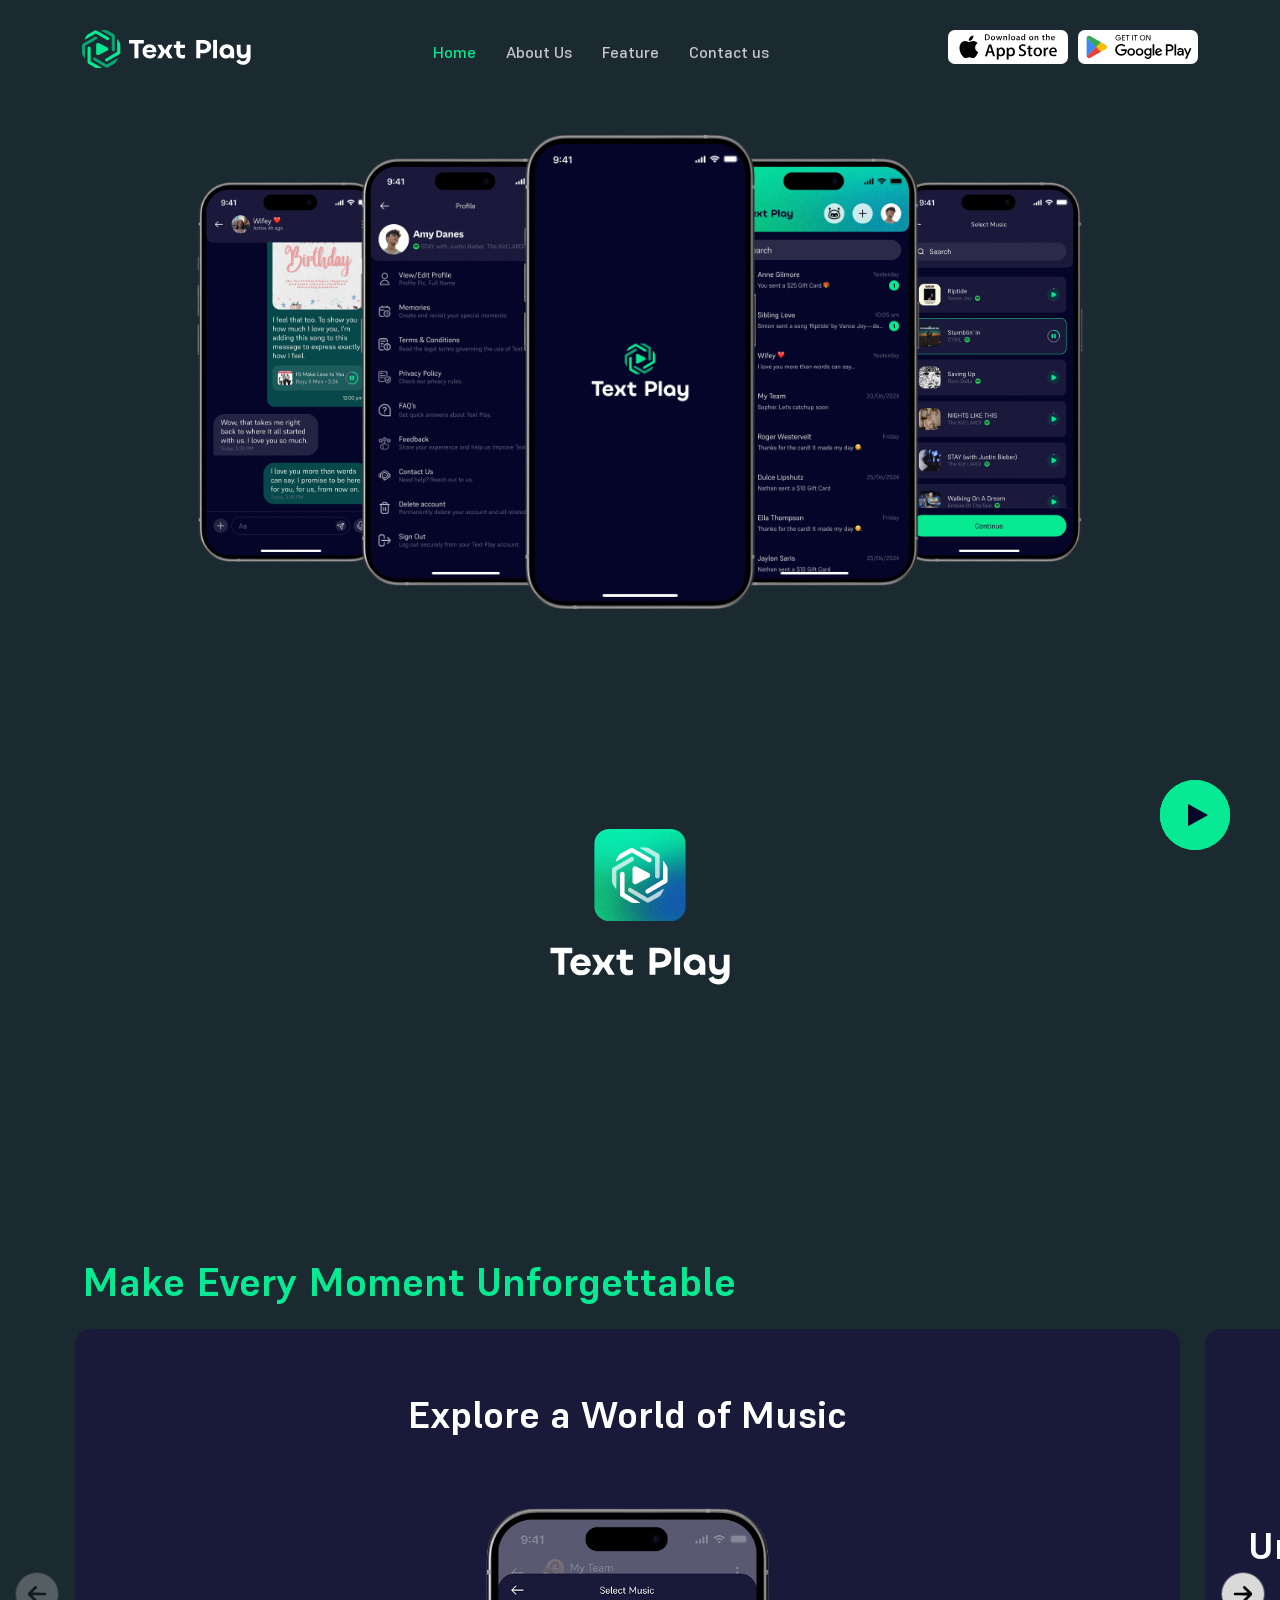
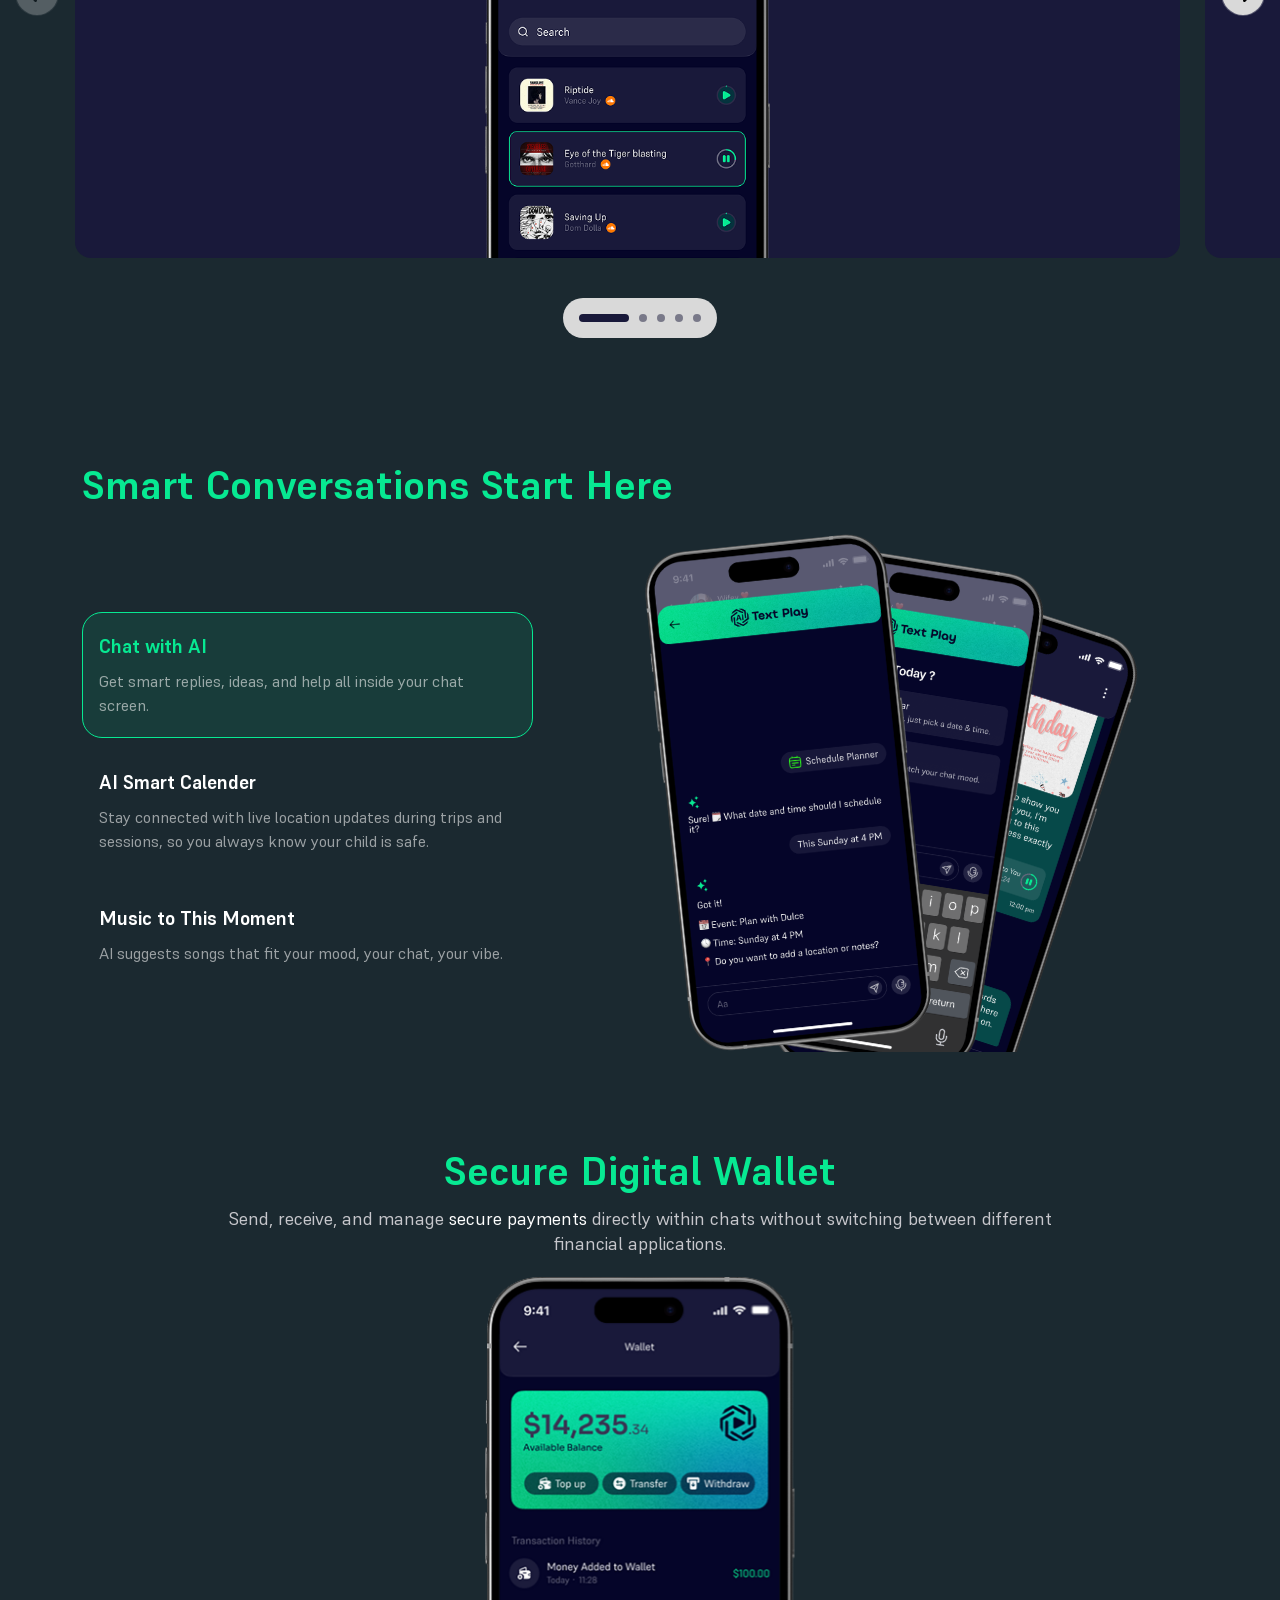
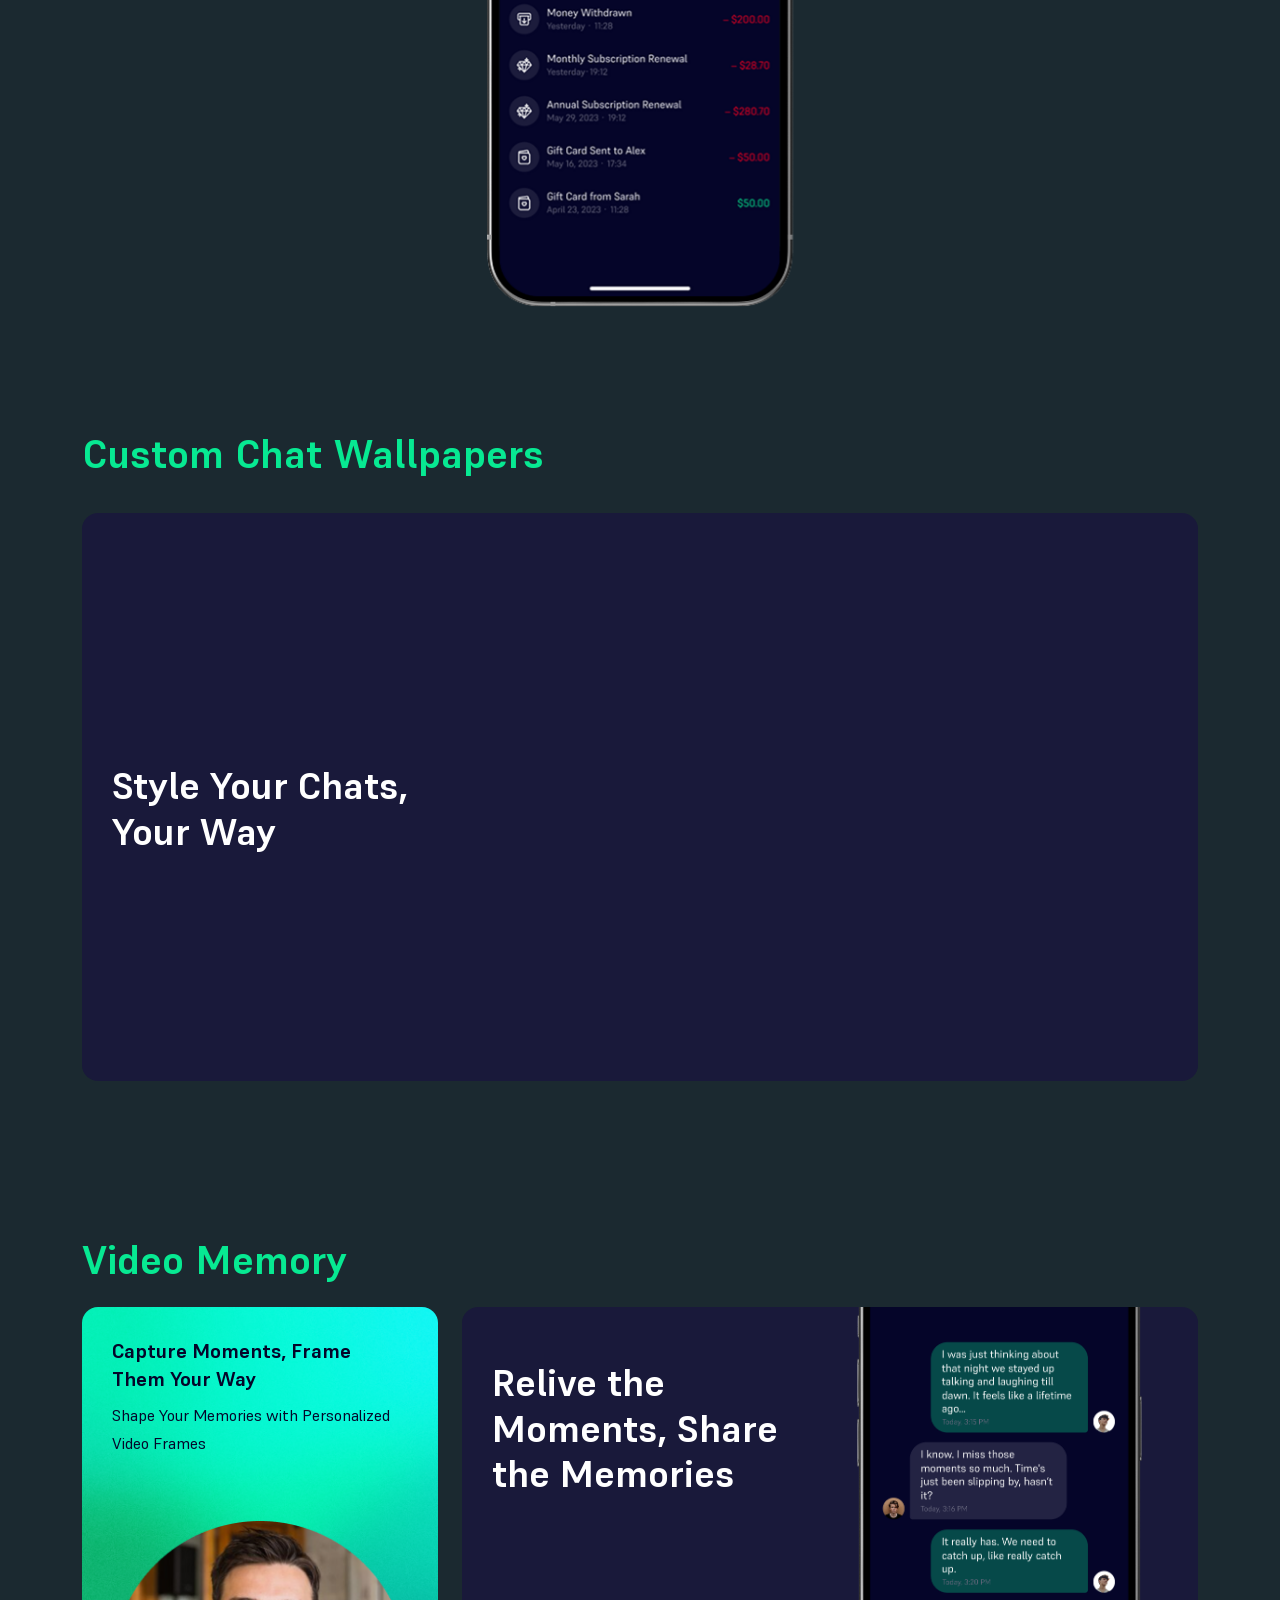
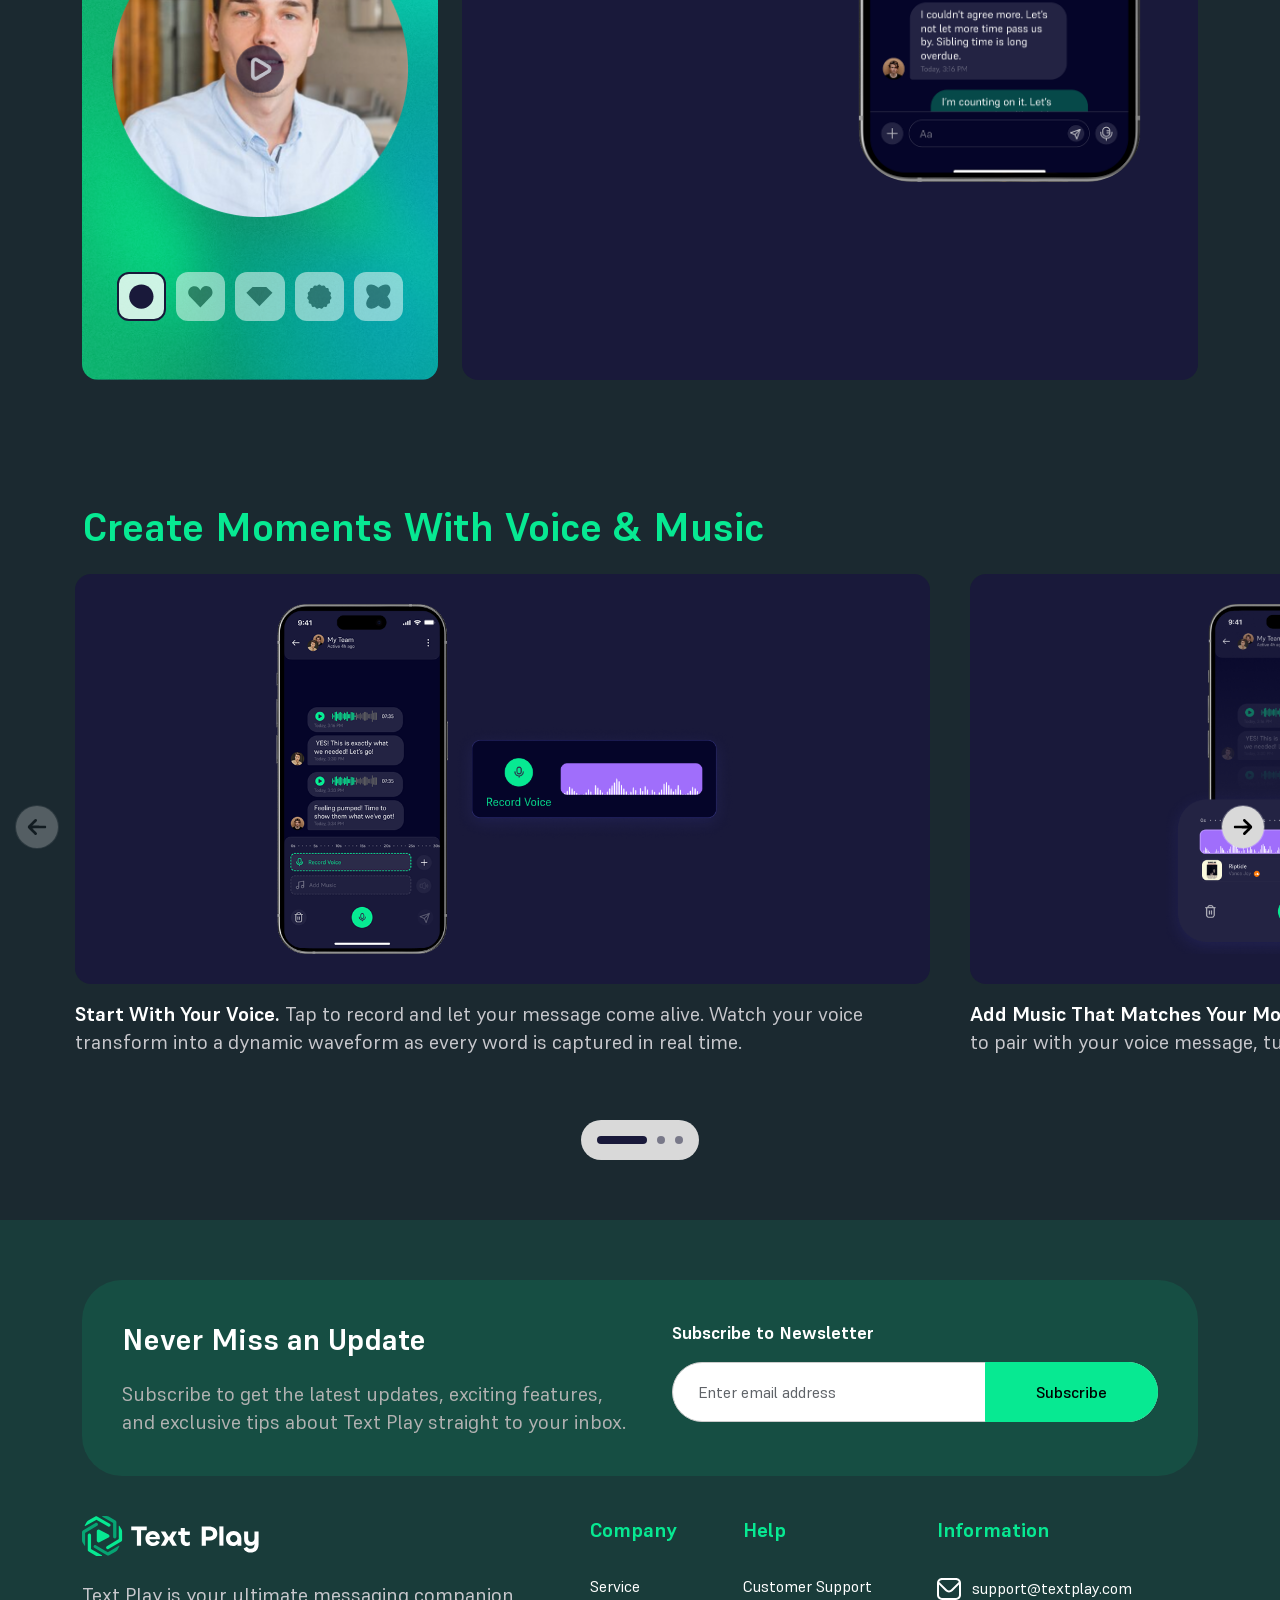
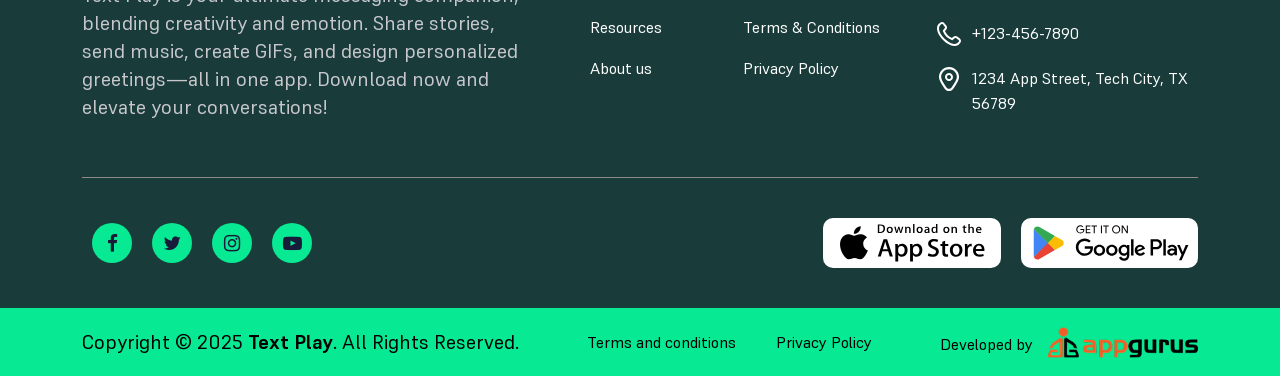
<file: index.html>
<!DOCTYPE html>
<html>
	<head>
		<meta charset="utf-8">
		<meta http-equiv="X-UA-Compatible" content="IE=edge">
		<meta name="viewport" content="width=device-width, initial-scale=1, user-scalable=no">

		<title>Text Play</title>

		<!-- ================ /GOOGLE FONT EOC =================== -->
		<link rel="icon" type="image/x-icon" href="assets/images/favicon.png">
		<link href="assets/font/font-awesome/css/font-awesome.min.css" rel="stylesheet" type="text/css">
		<!-- ================ /GOOGLE FONT EOC =================== -->
		
		<!-- =================== /WEB CSS BOC ==================== -->
		<link rel="stylesheet" type="text/css" href="./assets/css/bootstrap-5.0.2/css/bootstrap.min.css">
		<link rel="stylesheet" type="text/css" href="./assets/font/supreme/stylesheet.css">
		<link rel="stylesheet" type="text/css" href="./assets/css/animations.css">
		<link rel="stylesheet" type="text/css" href="./assets/css/slick.min.css">
		<link rel="stylesheet" type="text/css" href="./assets/css/style.css">
		<link rel="stylesheet" type="text/css" href="./assets/css/media.css">

		<!-- =================== /WEB CSS EOC ==================== -->

	</head>
	<body id="home" class="homePage">
		
	<!-- ====== /WRAPPER BOC ====== -->
		<div class="page-wrapper ">
		  	<!-- header start -->
		  	<header class="site-header">
			    <div class="header-main nav-area">
			      	<div class="header-inner-main">
			      		<div class="container">
				          	<div class="navbar-container">

					            <nav class="navbar navbar-dark navbar-expand-lg">
					                <div class="header-logo">
					                	<a href="#"><img src="assets/images/logo.svg" alt="header-logo"></a>
					              	</div>
					              	<div class="header-inner d-flex">
						                <div class="header-right">
						                	<button class="navbar-toggler collapsed" type="button" data-bs-toggle="collapse" data-bs-target="#navbarNavDropdown" aria-controls="navbarNavDropdown" aria-expanded="false" aria-label="Toggle navigation">
							                    <span class="icon-bar"></span>
							                    <span class="icon-bar"></span>
							                    <span class="icon-bar"></span>
							                </button>

						                    <div class="collapse header-menu navbar-collapse " id="navbarNavDropdown">
						                      <div class="header-menu-inner">
						                        <ul class="navbar-nav" id="menu-center">
						                         
						                          <li class="nav-item">
						                            <a href="#home" class="scrollTosection active">Home</a>
						                          </li>
						                          
						                          <li class="nav-item ">
						                            <a href="about-us.html" class="scrollTosection">About Us</a>
						                          </li>

						                          <li class="nav-item">
						                            <a href="#features" class="scrollTosection">Feature</a>
						                          </li>

						                          <li class="nav-item">
						                            <a href="./contact-us.html" class="scrollTosection">Contact us</a>
						                          </li>
						                          
						                          
						                        </ul>

						                        <div class="header-btn">
						                        	<div class="app-link-main">
														<a href="#" class="app-img-wp"><img src="assets/images/app-strore.svg" alt="#"></a>
														<a href="#" class="app-img-wp"><img src="assets/images/google-pay.svg" alt="#"></a>
													</div>
						                        </div>

						                      </div>
						                    </div>
						                </div>
						            </div>
					            </nav>
				            </div>
			            </div>
			        </div>
			    </div>
		  	</header> 
			<!-- header End -->

			<!-- Content Start -->


			<div class="audio-song-main">
				<audio id="audio_song" autoplay="autoplay" loop="loop" src="assets/audio/againstallodds.mp3" type="audio/mpeg"></audio>
				<a class="audio-btn play-link" id="audio_song-btn"> <span class="play-link-text">play / pause</span> </a>
			</div>

			<section class="banner-sec" >
				<div class="banner-wrap  ">
					<div class="container">
						<div class="banner-img-wp text-center ">
							<div class="banner-mockup-mainv1 banner-mockup-mainv2 animatedParent animateOnce" >
								<div class="banner-mockup-col animated  " >
									<img src="assets/images/mockups/banner-mockup-fv-1.webp" alt="b-mockup-1"> 
								</div>
								<div class="banner-mockup-col animated " >
									<img src="assets/images/mockups/banner-mockup-fv-2.webp" alt="b-mockup-2"> 
								</div>
								<div class="banner-mockup-col animated " >
									<img src="assets/images/mockups/banner-mockup-fv-3.webp" alt="b-mockup-3"> 
								</div>
								<div class="banner-mockup-col animated " >
									<img src="assets/images/mockups/banner-mockup-fv-4.webp" alt="b-mockup-4"> 
								</div>
								<div class="banner-mockup-col animated  " >
									<img src="assets/images/mockups/banner-mockup-fv-5.webp" alt="banner-mockup-5"> 
								</div>
							</div>


						</div>
						<div class="banner-text text-center padding-b-60">
							<div class="animatedParent animateOnce">
								<div class="banner-logo mb-40 animated fadeInUpShort slow">
									<img src="assets/images/vertical-logo.svg" alt="#">
								</div>
							</div>
							<div class="animatedParent animateOnce">
								<p class="font-20 animated fadeInUpShort slow">Turn everyday conversations into unforgettable moments with music, GIFs, and heartfelt messages that bring people closer, spark joy, and turn ordinary chats into lasting memories.</p>
							</div>
<!-- 							<div class="app-btn-main">
								<div id="store-buttons">
								    <a id="google-play" class="app-btn-link" href="https://play.google.com/store" style="display: none;">
								        <svg width="24" height="24" viewBox="0 0 24 24" class="svg-icon"><g fill="currentColor"><path d="M17.707 10.708L16.293 9.29398L13 12.587V2.00098H11V12.587L7.70697 9.29398L6.29297 10.708L12 16.415L17.707 10.708Z"></path><path d="M18 18.001V20.001H6V18.001H4V20.001C4 21.103 4.897 22.001 6 22.001H18C19.104 22.001 20 21.103 20 20.001V18.001H18Z"></path></g></svg>
										Download from Google Play
								    </a>
								    <a id="app-store" class="app-btn-link" href="https://www.apple.com/app-store/" style="display: none;">
								       <svg width="24" height="24" viewBox="0 0 24 24" class="svg-icon"><g fill="currentColor"><path d="M17.707 10.708L16.293 9.29398L13 12.587V2.00098H11V12.587L7.70697 9.29398L6.29297 10.708L12 16.415L17.707 10.708Z"></path><path d="M18 18.001V20.001H6V18.001H4V20.001C4 21.103 4.897 22.001 6 22.001H18C19.104 22.001 20 21.103 20 20.001V18.001H18Z"></path></g></svg> Download from App Store
								    </a>
								</div>
							</div> -->
						</div>
					</div>
				</div>
			</section>

			<section class="moment-sec padding-t-60 padding-b-60">
				<div class="moment-sec-wrap">
					<div class="container">
						<div class="section-title ">
							<h2 class="theme_text">Make Every Moment Unforgettable</h2>
						</div>
					</div>
					<div class="moment-sec-slider">
						<div class="moment-sec-slide features-box pb-0">
							<div class="d-flex flex-column h-100 justify-content-between">
								<div class="moment-text mw-100 text-center">
									<p class="font-bl font-50 white_text pt-4 mb-4 ">Explore a World of Music</p>
								</div>
								<div class="features-col-img-main text-center">
									<div class="features-col-img">
										<img src="assets/images/explore-music-mockup.png" alt="explore-music-mockup">
									</div>	
								</div>
							</div>
						</div>
						<div class="moment-sec-slide features-box">
							<div class="d-flex align-items-center h-100">
								<div class="row">
									<div class="col-12 col-md-6 col-lg-6 col-xl-7 align-self-center">
										<div class="moment-text mw-100 text-center">
											<p class="font-bl font-50 white_text pb-4 mb-4 ">Unleash the Power of Expression with GIFs</p>
										</div>		
									</div>
									<div class="col-12 col-md-6 col-lg-6 col-xl-5">
										<div class="features-col-img-main text-center">
											<div class="features-col-img">
												<img src="assets/images/expression_with_gifs.png" alt="explore-music-mockup">
											</div>	
										</div>
									</div>
								</div>
							</div>
						</div>
						<div class="moment-sec-slide features-box pb-0">
							<div class="d-flex flex-column h-100 justify-content-between">
								<div class="moment-text mw-100 text-center">
									<p class="font-bl font-50 white_text pb-4 mb-4 ">Celebrate every occasion <br>right inside your chat</p>
								</div>
								<div class="features-col-img-main text-center">
									<div class="features-col-img">
										<img src="assets/images/celebrate-mockup.png" alt="celebrate-mockup">
									</div>	
								</div>
							</div>
						</div>
						<div class="moment-sec-slide features-box pt-0 pb-0">
							<div class="d-flex flex-column h-100 justify-content-between">
								<div class="features-col-img-main text-center">
									<div class="features-col-img">
										<img src="assets/images/gift_card-mockup.png" alt="gift_card-mockup">
									</div>	
								</div>
								<div class="moment-text mw-100 text-center">
									<p class="font-bl font-50 white_text pb-4 pt-2 mt-4  ">Make every moment special <br>with a personalized Gift Card.</p>
								</div>
							</div>
						</div>

						<div class="moment-sec-slide features-box translate-mockup-main pt-0 pb-0">
							<div class="translate-mockupwrap w-100">
								<div class="translate-row">
									<div class="translate-col-img">
										<div class="features-col-img-main text-center">
											<div class="features-col-img">
												<img src="assets/images/translate-mockup-1.png" alt="gift_card-mockup">
											</div>	
										</div>
									</div>
									<div class="translate-col-img-text">
										<div class="moment-text mw-100 text-center">
											<p class="font-bl font-50 white_text pt-2 mt-3 mb-5">Instantly translate <br>messages across <br>languages.</p>
										</div>
										<div class="features-col-img-main text-center">
											<div class="features-col-img">
												<img class="d-none d-lg-inline-block" src="assets/images/translate-mockup-2.png" alt="gift_card-mockup">
												<img class="d-lg-none d-inline-block" src="assets/images/translate-mockup-mobile.png" alt="gift_card-mockup">
												
											</div>	
										</div>
									</div>
									<div class="translate-col-img">
										<div class="features-col-img-main text-center">
											<div class="features-col-img">
												<img src="assets/images/translate-mockup-3.png" alt="gift_card-mockup">
											</div>	
										</div>
									</div>
								</div>	
							</div>
						</div>
					</div>	
					
				</div>
			</section>


			<section class="smart-conversations-sec-v1 padding-t-60">
				<div class="smart-conversations-wrap">
					<div class="container">
						<div class="section-title">
							<h2 class="theme_text">Smart Conversations Start Here</h2>
						</div>
						<div class="process-step-main">
							<div class="row">
								<div class="col-lg-5  process-step-left ">
									<div class=" parents-features-main parents-features-slider-v2" >
									    <div class="parents-features-click" >
									    	<h5>Chat with AI</h5>
									    	<p>Get smart replies, ideas, and help all inside your chat screen.</p>
									    </div>
									    
									    <div class="parents-features-click">
									    	<h5>AI Smart Calender</h5>
									    	<p>Stay connected with live location updates during trips and sessions, so you always know your child is safe.</p>
									    </div>
									    <div class="parents-features-click">
									    	<h5>Music to This Moment</h5>
									    	<p>AI suggests songs that fit your mood, your chat, your vibe.</p>
									    </div>
									</div>

								</div>

								<div class="col-lg-7 process-step-right ">
									<div class="smart-features-mockup-main ">
								  		<div class="smart-features-img-wp smart-features-img-slider-v2">
										    <div class="smart-features-pane smart-features-pane-v2 smart-features-v1 smart-features-v21">
										    	<div class="smart-features-img">
										    		<img src="assets/images/smart-c-mockup/smart-conversations-features-1.png" class="img-fluid" alt="Image">
										    	</div>
										    </div>
										    <div class="smart-features-pane smart-features-pane-v2 smart-features-v2 smart-features-v22" >
										    	<div class="smart-features-img">
										    		<img src="assets/images/smart-c-mockup/smart-conversations-features-2.png" class="img-fluid" alt="Image">
										    	</div>
										    </div>
										    <div class="smart-features-pane smart-features-pane-v2 smart-features-v3 smart-features-v23">
										    	<div class="smart-features-img">
										    		<img src="assets/images/smart-c-mockup/smart-conversations-features-3.png" class="img-fluid" alt="Image">
										    	</div>
										    </div>
										</div>
								  	</div>
								</div>
							</div>
						</div>
					</div>
				</div>
			</section>

			<section class="secure-digital-wallet-sec padding-b-60 padding-t-60">
				<div class="container">
					<div class="section-title text-center ms-auto me-auto pt-4">
						<h2 class="theme_text">Secure Digital Wallet</h2>
						<p class="font-22">Send, receive, and manage <span class="white_text"> secure payments </span> directly within chats without switching between different financial applications.</p>
					</div>

					<div class="secure-digital-wallet-img">
						<div class="features-col-img text-center">
							<div class="features-col-img animatedParent animateOnce">
								<img class="animated fadeInUp slower go" src="assets/images/secure-digital-wallet.png" alt="secure-digital-wallet">
							</div>	
						</div>
					</div>
				</div>
			</section>

			<section class="add-story-sec padding-b-60 padding-t-60">
				<div class="container">
					<div class="add-story-wrap">
						<div class="section-title">
							<h2 class="theme_text">Custom Chat Wallpapers</h2>
						</div>

						<div class="features-box-main ">


							<div class="row mt-4 pt-2 mb-4 pb-2">
								<div class="col-lg-12 col-md-12 col-sm-12 col-12 ">
									<div class="features-box">
										<div class="row">
											<div class="col-lg-4 col-md-12 col-12 align-self-center">
												<div class="highlight-text mw-100">
													<p class="font-bl font-50 white_text pt-2 mb-3 mt-4 ">Style Your Chats, Your Way</p>
												</div>
											</div>
											<div class="col-lg-8 col-md-12 col-12">
												<div class="features-col-img-main features-img-righ animatedParent animateOnce">
													<div class="features-col-img">
														<img class="animated fadeInRight slower" src="assets/images/c-chat-wallpapers.png" alt="c-chat-wallpapers">
													</div>
												</div>
											</div>
										</div>
										
									</div>
								</div>
							</div>
						</div>

					</div>
				</div>
			</section>

			<section class="video-memory-sec padding-t-60 padding-b-60 pt-mobile-10">
				<div class="container">
					<div class="video-memory-wrap video-memory-wrap-v1">
						<div class="section-title">
							<h2 class="theme_text">Video Memory</h2>
						</div>
						<div class="features-box-main">
							<div class="row">
								<div class="col-lg-4 col-md-12 col-sm-12 col-12 ">
									<div class="features-box bg-v1">
										<div class="features-text-img-main">
											<div class="features-box-text mb-0">
												<h5 class="black_text_v1">Capture Moments, Frame Them Your Way</h5>
												<p class="black_text_v1">Shape Your Memories with Personalized Video Frames</p>
											</div>
											<div class="features-col-img text-center mt-3 mt-lg-5 mb-4">
												<div class="features-col-img">
													<!-- <img src="assets/images/mockup-img/capture-moments-frame.png" alt="capture-moments-frame"> -->

													<div class="video-memory-shape-main vm-shape-slider">
														<div class="vm-shape-img"><img src="assets/images/video-m-img-1.png" alt="capture-moments-frame"></div>
														<div class="vm-shape-img"><img src="assets/images/video-m-img-2.png" alt="capture-moments-frame"></div>
														<div class="vm-shape-img"><img src="assets/images/video-m-img-3.png" alt="capture-moments-frame"></div>
														<div class="vm-shape-img"><img src="assets/images/video-m-img-4.png" alt="capture-moments-frame"></div>
														<div class="vm-shape-img"><img src="assets/images/video-m-img-5.png" alt="capture-moments-frame"></div>
													</div>

													<div class="video-memory-shape-wrap ">
														<ul class="vm-shape-point-slider">
															<li>
																<svg width="40" height="40" viewBox="0 0 40 40" fill="none" xmlns="http://www.w3.org/2000/svg"> <path d="M19.6875 35.002C27.9718 35.002 34.6875 28.2862 34.6875 20.002C34.6875 11.7177 27.9718 5.00195 19.6875 5.00195C11.4032 5.00195 4.6875 11.7177 4.6875 20.002C4.6875 28.2862 11.4032 35.002 19.6875 35.002Z" fill="#505050"/> </svg>
															</li>
															<li>
																<svg width="40" height="40" viewBox="0 0 40 40" fill="none" xmlns="http://www.w3.org/2000/svg"> <path d="M34.6875 14.8037C34.6875 10.4364 31.2449 7 27.0026 7C23.5771 7 20.6793 9.35996 19.6867 12.5487C18.6932 9.36041 15.7954 7.08212 12.3699 7.08212C8.12683 7.08212 4.6875 10.4205 4.6875 14.7895C4.6875 16.994 5.56588 18.5515 6.97954 20.2182L19.6938 33.3259L32.3934 20.2182C33.8083 18.5515 34.6875 17.0065 34.6875 14.8037Z" fill="#505050"/> </svg>
															</li>
															<li>
																<svg width="40" height="40" viewBox="0 0 40 40" fill="none" xmlns="http://www.w3.org/2000/svg"> <path d="M3.6875 15.2L19.774 32L35.8605 15.2L28.2463 8H11.3018L3.6875 15.2Z" fill="#505050"/> </svg>
															</li>
															<li>
																<svg width="40" height="40" viewBox="0 0 40 40" fill="none" xmlns="http://www.w3.org/2000/svg"> <path d="M18.7123 5.34724C19.28 4.88425 20.0949 4.88425 20.6626 5.34724L21.8865 6.34548C22.2718 6.65962 22.7847 6.76898 23.2643 6.63925L24.785 6.22826C25.4911 6.03739 26.2342 6.36866 26.5644 7.0214L27.2829 8.44229C27.5065 8.88448 27.9288 9.19236 28.4183 9.26991L29.981 9.51749C30.701 9.63154 31.2431 10.2341 31.2804 10.9623L31.3626 12.5653C31.3879 13.0582 31.6476 13.5092 32.0611 13.7787L33.3981 14.6503C34.0069 15.0472 34.2563 15.8153 33.9965 16.4942L33.4213 17.9975C33.2452 18.4573 33.2994 18.9735 33.5668 19.3869L34.4401 20.7364C34.8346 21.3463 34.7503 22.1487 34.2376 22.6635L33.1067 23.7988C32.7589 24.148 32.5988 24.6422 32.6759 25.1289L32.9276 26.7179C33.0413 27.4368 32.6372 28.1374 31.958 28.399L30.4753 28.9699C30.0139 29.1477 29.6655 29.5357 29.5385 30.0137L29.128 31.5593C28.9405 32.2653 28.2837 32.743 27.5544 32.7039L25.9793 32.6197C25.4836 32.5932 25.0054 32.8067 24.6944 33.1935L23.7011 34.429C23.2423 34.9997 22.4455 35.1693 21.794 34.8348L20.3921 34.115C19.9498 33.8881 19.4252 33.8881 18.9829 34.115L17.5809 34.8348C16.9295 35.1693 16.1328 34.9997 15.6739 34.429L14.6806 33.1935C14.3696 32.8067 13.8914 32.5932 13.3957 32.6197L11.8206 32.7039C11.0913 32.743 10.4345 32.2653 10.247 31.5593L9.83641 30.0137C9.70945 29.5357 9.36115 29.1477 8.89964 28.9699L7.41694 28.399C6.73769 28.1374 6.33367 27.4368 6.44746 26.7179L6.6991 25.1289C6.77612 24.6422 6.61603 24.148 6.26826 23.7988L5.13731 22.6635C4.62468 22.1487 4.54044 21.3463 4.93501 20.7364L5.8081 19.3869C6.07562 18.9735 6.12968 18.4573 5.95371 17.9975L5.37846 16.4942C5.11865 15.8153 5.36794 15.0472 5.97688 14.6503L7.31393 13.7787C7.72737 13.5092 7.98698 13.0582 8.01224 12.5653L8.09452 10.9623C8.13191 10.2341 8.67383 9.63154 9.39391 9.51749L10.9567 9.26991C11.4461 9.19236 11.8685 8.88448 12.0921 8.44229L12.8107 7.0214C13.1408 6.36866 13.8839 6.03739 14.5901 6.22826L16.1106 6.63925C16.5904 6.76898 17.1032 6.65962 17.4883 6.34548L18.7123 5.34724Z" fill="#505050"/> </svg>
															</li>
															<li>
																<svg width="40" height="40" viewBox="0 0 40 40" fill="none" xmlns="http://www.w3.org/2000/svg"> <path d="M19.6877 31.061C8.34221 40.5421 -0.854141 31.3457 8.62686 20.0002C-0.854141 8.65471 8.34221 -0.541642 19.6877 8.93936C31.031 -0.541642 40.2295 8.65471 30.7485 20.0002C40.2295 31.337 31.031 40.5421 19.6877 31.061Z" fill="#505050"/> </svg>
															</li>
														</ul>
													</div>

												</div>	
											</div>
										</div>
									</div>
								</div>
								<div class="col-lg-8 col-md-12 col-sm-12 col-12 ">
									<div class="features-box ">
										<div class="features-box-row">
											<div class="features-col-text">
												<div class="text-top">
													<p class="font-bl font-50 white_text mt-4">Relive the Moments, Share the Memories</p>
												</div>
											</div>
											<!-- <div class="features-col-img-main features-img-up animatedParent animateOnce">
												<div class="features-col-img">
													<img class="animated fadeInDown slower" src="assets/images/mockup-img/video-memory-mockup.png" alt="video-memory-mockup">
												</div>
											</div> -->
											<div class="features-col-img-main features-img-animation ">
												<div class="features-col-img ">
													<img src="assets/images/music-screen/video-memory-v1.png" alt="music-sharing-mockup">
													<img class="screen-animation" src="assets/images/music-screen/video-memory-v2.png" alt="chat-screen-mockup">
												</div>
											</div>
										</div>
									</div>
								</div>
							</div>
						</div>
					</div>
				</div>
			</section>

			<section class="voice-music-sec padding-b-60 padding-t-60">
				<div class="container">
					<div class="section-title">
						<h2 class="theme_text">Create Moments With Voice & Music</h2>
					</div>
				</div>
				<div class="moment-sec-slider">
					<div class="moment-sec-slide">
						<div class="features-col-img-main text-center features-box h-auto">
							<div class="features-col-img">
								<img class="d-none d-md-inline-block  " src="assets/images/voice _music_img_1.png" alt="voice _music_img_1">
								<img class="d-md-none " src="assets/images/voice-music-m-mockup1.png" alt="voice _music_img_1">
							</div>	
						</div>
						<div class="moment-text mw-100 text-start">
							<p class="font-20  pt-3 pb-2 "><b class="white_text">Start With Your Voice.</b> Tap to record and let your message come alive. Watch your voice transform into a dynamic waveform as every word is captured in real time.</p>
						</div>
					</div>
					<div class="moment-sec-slide">
						<div class="features-col-img-main text-center features-box h-auto">
							<div class="features-col-img">
								<img class="d-none d-md-inline-block  " src="assets/images/voice _music_img_2.png" alt="voice _music_img_2">
								<img class="d-md-none " src="assets/images/voice-music-m-mockup2.png" alt="voice _music_img_2">
							</div>	
						</div>
						<div class="moment-text mw-100 text-start">
							<p class="font-20  pt-3 pb-2 "><b class="white_text">Add Music That Matches Your Mood.</b> Browse a library of songs and choose the perfect track to pair with your voice message, turning simple words into a richer emotional experience.</p>
						</div>
					</div>
					<div class="moment-sec-slide">
						<div class="features-col-img-main text-center features-box h-auto">
							<div class="features-col-img">
								<img class="d-none d-md-inline-block  " src="assets/images/voice _music_img_3.png" alt="voice _music_img_3">
								<img class="d-md-none " src="assets/images/voice-music-m-mockup3.png" alt="voice _music_img_3">
							</div>	
						</div>
						<div class="moment-text mw-100 text-start">
							<p class="font-20  pt-3 pb-2 "><b class="white_text">Balance Voice and Music.</b> Adjust the background music to the perfect level so your voice stays clear while the soundtrack enhances the feeling of your message.</p>
						</div>
					</div>
				</div>	
			</section>

			<!-- Content End -->
		</div>

		<!-- ====== FOOTER BOC ====== -->
		<footer> 
		    <div class="footer-main" id="contact">
		    	<div class="footer-wrap">
		    		<div class="container">
		    			<div class="footer-wrap-top">
		    				<div class="newsletter-main">
		    					<div class="row">
		    						<div class="col-lg-6 col-md-12 col-12 newsletter-left">
		    							<h4 class="white_text">Never Miss an Update</h4>
		    							<p class="font-20">Subscribe to get the latest updates, exciting features, and exclusive tips about Text Play straight to your inbox.</p>
		    						</div>
		    						<div class="col-lg-6 col-md-12 col-12 ">
		    							<div class="newsletter-right">
		    								<h4 class="white_text font-22 mb-3">Subscribe to Newsletter</h4>
		    								<div class="subscribe-main">
												<div class="subscribe-input">
													<input type="email" name="email" placeholder="Enter email address" class="form-control">
													<button class="btn">Subscribe</button>
												</div>
												
											</div>
		    							</div>
		    						</div>
		    					</div>
		    				</div>
		    				<div class="footer-top">
					    		<div class="row">
					    			<div class="col-lg-5 col-md-6 col-sm-12 col-12">
					    				<div class="footer-logo-main">
					    					<div class="footer-logo ">
					    						<a href="#" class="footer-logo-link">
					    							<img src="assets/images/footer-logo.svg" alt="#">
					    						</a>
					    					</div>
					    					<p class="font-20">Text Play is your ultimate messaging companion, blending creativity and emotion. Share stories, send music, create GIFs, and design personalized greetings—all in one app. Download now and elevate your conversations!</p>
					    				</div>
					    			</div>
					    			<div class="col-lg-4 col-md-6 col-sm-12 col-12">
					    				<div class="new-footer-menu">
					                  		<ul class="f-menu">
					                      		<li><span class="f-menu-title">Company</span></li>
			              		                <li><a href="#">Service</a></li>
			          		                    <li><a href="#">Resources</a></li>
			          		                    <li><a href="#">About us</a></li>
			          		               	</ul>

			          		               	<ul class="f-menu">
					                      		<li><span class="f-menu-title">Help</span></li>
			              		                <li><a href="#">Customer Support</a></li>
			          		                    <li><a href="#">Terms & Conditions</a></li>
			          		                    <li><a href="#">Privacy Policy</a></li>
			          		               	</ul>                 
					                	</div>
					    			</div>
					    			<div class="col-lg-3 col-md-6 col-sm-12 col-12">
					    				<div class="footer-info">
					    					<div class="footer-info-col">
						    					<div class="f-menu-title-wp"><span class="f-menu-title">Information</span></div>
						                  		<ul class="f-content-main">
				              		                <li>
				              		                	<span class="icon">
				              		                		<svg width="24" height="24" viewBox="0 0 24 24" fill="none" xmlns="http://www.w3.org/2000/svg"> <path d="M19 1H5C3.6744 1.00159 2.40356 1.52888 1.46622 2.46622C0.528882 3.40356 0.00158786 4.6744 0 6L0 18C0.00158786 19.3256 0.528882 20.5964 1.46622 21.5338C2.40356 22.4711 3.6744 22.9984 5 23H19C20.3256 22.9984 21.5964 22.4711 22.5338 21.5338C23.4711 20.5964 23.9984 19.3256 24 18V6C23.9984 4.6744 23.4711 3.40356 22.5338 2.46622C21.5964 1.52888 20.3256 1.00159 19 1ZM5 3H19C19.5988 3.00118 20.1835 3.18151 20.679 3.5178C21.1744 3.85409 21.5579 4.33095 21.78 4.887L14.122 12.546C13.5584 13.1073 12.7954 13.4225 12 13.4225C11.2046 13.4225 10.4416 13.1073 9.878 12.546L2.22 4.887C2.44215 4.33095 2.82561 3.85409 3.32105 3.5178C3.81648 3.18151 4.40121 3.00118 5 3ZM19 21H5C4.20435 21 3.44129 20.6839 2.87868 20.1213C2.31607 19.5587 2 18.7956 2 18V7.5L8.464 13.96C9.40263 14.8963 10.6743 15.422 12 15.422C13.3257 15.422 14.5974 14.8963 15.536 13.96L22 7.5V18C22 18.7956 21.6839 19.5587 21.1213 20.1213C20.5587 20.6839 19.7956 21 19 21Z" fill="white"/> </svg>
				              		                	</span>
				              		                	<span class="icon-text"><a href="mailTo:support@textplay.com">support@textplay.com</a></span>
				              		                </li>
				          		                    <li>
				          		                    	<span class="icon">
				          		                    		<svg width="24" height="24" viewBox="0 0 24 24" fill="none" xmlns="http://www.w3.org/2000/svg"> <g clip-path="url(#clip0_2030_1203)"> <path d="M1.83005 1.82043L2.88005 0.91043C4.09005 -0.29957 6.05006 -0.29957 7.26006 0.91043C7.29006 0.94043 9.14006 3.35043 9.14006 3.35043C10.2801 4.55043 10.2801 6.44043 9.14006 7.63043L7.98005 9.09043C9.44006 12.4004 11.7101 14.6804 14.9101 16.0404L16.3701 14.8704C17.5601 13.7204 19.4601 13.7204 20.6501 14.8704C20.6501 14.8704 23.0601 16.7204 23.0901 16.7504C24.3001 17.9604 24.3001 19.9204 23.1401 21.0804L22.1401 22.2304C20.9901 23.3804 19.4401 24.0104 17.7601 24.0104C10.1201 24.0104 5.4359e-05 13.8804 5.4359e-05 6.25043C5.4359e-05 4.58043 0.630054 3.02043 1.83005 1.83043V1.82043ZM17.7601 22.0004C18.9001 22.0004 19.9501 21.5804 20.6701 20.8504L21.6701 19.7004C22.0801 19.2904 22.1001 18.6204 21.7101 18.1904C21.7101 18.1904 19.3201 16.3504 19.2901 16.3204C18.8801 15.9104 18.1601 15.9104 17.7401 16.3204C17.7101 16.3504 15.7001 17.9604 15.7001 17.9604C15.4201 18.1804 15.0501 18.2404 14.7201 18.1104C10.5801 16.5304 7.61005 13.5704 5.90005 9.30043C5.77005 8.97043 5.82005 8.59043 6.05005 8.30043C6.05005 8.30043 7.66006 6.28043 7.68006 6.26043C8.11006 5.83043 8.11006 5.14043 7.68006 4.71043C7.65006 4.68043 5.81005 2.29043 5.81005 2.29043C5.38005 1.90043 4.71005 1.91043 4.25005 2.37043L3.20006 3.28043C2.43006 4.05043 2.00005 5.10043 2.00005 6.24043C2.00005 13.2004 11.7701 22.0004 17.7601 22.0004Z" fill="white"/> </g> <defs> <clipPath id="clip0_2030_1203"> <rect width="24" height="24" fill="white" transform="matrix(-1 0 0 1 24 0)"/> </clipPath> </defs> </svg>
				          		                    	</span>
				          		                    	<span class="icon-text">
					          		                    	<a href="tel:+123-456-7890">+123-456-7890</a>
					          		                    </span>
				          		                    </li>
				          		                    <li>
				          		                    	<span class="icon">
				          		                    		<svg width="24" height="24" viewBox="0 0 24 24" fill="none" xmlns="http://www.w3.org/2000/svg"> <g clip-path="url(#clip0_2030_1207)"> <path d="M12 6C11.2089 6 10.4355 6.2346 9.77772 6.67412C9.11993 7.11365 8.60723 7.73836 8.30448 8.46927C8.00173 9.20017 7.92252 10.0044 8.07686 10.7804C8.2312 11.5563 8.61216 12.269 9.17157 12.8284C9.73098 13.3878 10.4437 13.7688 11.2196 13.9231C11.9956 14.0775 12.7998 13.9983 13.5307 13.6955C14.2616 13.3928 14.8864 12.8801 15.3259 12.2223C15.7654 11.5645 16 10.7911 16 10C16 8.93913 15.5786 7.92172 14.8284 7.17157C14.0783 6.42143 13.0609 6 12 6ZM12 12C11.6044 12 11.2178 11.8827 10.8889 11.6629C10.56 11.4432 10.3036 11.1308 10.1522 10.7654C10.0009 10.3999 9.96126 9.99778 10.0384 9.60982C10.1156 9.22186 10.3061 8.86549 10.5858 8.58579C10.8655 8.30608 11.2219 8.1156 11.6098 8.03843C11.9978 7.96126 12.3999 8.00087 12.7654 8.15224C13.1308 8.30362 13.4432 8.55996 13.6629 8.88886C13.8827 9.21776 14 9.60444 14 10C14 10.5304 13.7893 11.0391 13.4142 11.4142C13.0391 11.7893 12.5304 12 12 12Z" fill="white"/> <path d="M12.0003 24.0001C11.1583 24.0044 10.3274 23.8069 9.57738 23.4241C8.82733 23.0413 8.17991 22.4844 7.68931 21.8C3.87831 16.543 1.94531 12.591 1.94531 10.053C1.94531 7.3863 3.00468 4.82877 4.89035 2.94309C6.77603 1.05741 9.33356 -0.00195312 12.0003 -0.00195312C14.6671 -0.00195312 17.2246 1.05741 19.1103 2.94309C20.9959 4.82877 22.0553 7.3863 22.0553 10.053C22.0553 12.591 20.1223 16.543 16.3113 21.8C15.8207 22.4844 15.1733 23.0413 14.4232 23.4241C13.6732 23.8069 12.8424 24.0044 12.0003 24.0001ZM12.0003 2.18105C9.91273 2.18343 7.91133 3.01377 6.43518 4.48992C4.95904 5.96606 4.12869 7.96746 4.12631 10.055C4.12631 12.065 6.01931 15.782 9.45531 20.5211C9.74701 20.9228 10.1297 21.2498 10.572 21.4753C11.0144 21.7008 11.5038 21.8183 12.0003 21.8183C12.4968 21.8183 12.9863 21.7008 13.4286 21.4753C13.8709 21.2498 14.2536 20.9228 14.5453 20.5211C17.9813 15.782 19.8743 12.065 19.8743 10.055C19.8719 7.96746 19.0416 5.96606 17.5654 4.48992C16.0893 3.01377 14.0879 2.18343 12.0003 2.18105Z" fill="white"/> </g> <defs> <clipPath id="clip0_2030_1207"> <rect width="24" height="24" fill="white"/> </clipPath> </defs> </svg>
				          		                    	</span>
				          		                    	<span class="icon-text">
				          		                    		<span class="address">1234 App Street, Tech City, TX 56789</span>
				          		                    	</span>	
				          		                    </li>
				          		               	</ul>
			          		               	</div>
			          		            </div>
					    			</div>
					    		</div>
				    		</div>
		    			</div>
		    			<div class="footer-wrap-botom">
	    					<div class="social-links-wp">
								<div class="social-media">
									<ul class="social-link">
										<li>
											<a href="#" class="social-icon">
												<i class="fa fa-facebook" aria-hidden="true"></i>
											</a> 
										</li>
										<li>
											<a href="#" class="social-icon">
												<i class="fa fa-twitter" aria-hidden="true"></i>
											</a> 
										</li>
										<li>
											<a href="#" class="social-icon">
												<i class="fa fa-instagram" aria-hidden="true"></i>
											</a> 
										</li>
										<li>
											<a href="#" class="social-icon">
												<i class="fa fa-youtube-play" aria-hidden="true"></i>
											</a> 
										</li>
									</ul>
								</div>
							</div>
		    				<div class="footer-btn">
								<div class="app-link-main">
									<a href="#" class="app-img-wp"><img src="assets/images/app-strore.svg" alt="#"></a>
									<a href="#" class="app-img-wp"><img src="assets/images/google-pay.svg" alt="#"></a>
								</div>
							</div>
		    			</div>
		    		</div>
		    	</div>

		    	<div class="footer-copyright">
			    	<div class="container">
			    		<div class="footer-text">
			    			<div class="footer-left">
			    				<p class="black_text font-20 mb-0">Copyright © 2025 <strong>Text Play</strong>. All Rights Reserved.</p>
			    			</div>
			    			<div class="footer-center">
			    				<div class="footer-b-link">
			    					<ul class="d-flex align-items-center">
			    						<li><a href="#">Terms and conditions</a> </li>
			    						<li><a href="#">Privacy Policy</a> </li>
			    					</ul>
			    				</div>
			    			</div>
			    			<div class="footer-right">
			    				<h5>Developed by</h5>
			    				<div class="developed-by-img"><a href="https://www.appgurus.com.au/" target="_blank"><img src="assets/images/appguruslogo.png" alt="appgurus"></a></div>
			    			</div>
			    		</div>
			    	</div>
		    	</div>
		    </div>
		</footer>
		<!-- ====== FOOTER End ====== -->



		
		


	</body>
	<script type="text/javascript" src="./assets/js/jquery-3.6.0/jquery.min.js"></script>
	<script type="text/javascript" src="./assets/js/bootstrap-5.0.2/js/bootstrap.min.js"></script>
	<script type="text/javascript" src="./assets/js/css3-animate-it.js"></script>
	<script type="text/javascript" src="./assets/js/slick.min.js"></script>
	<script type="text/javascript" src="./assets/js/custom.js"></script>


</html>
</file>
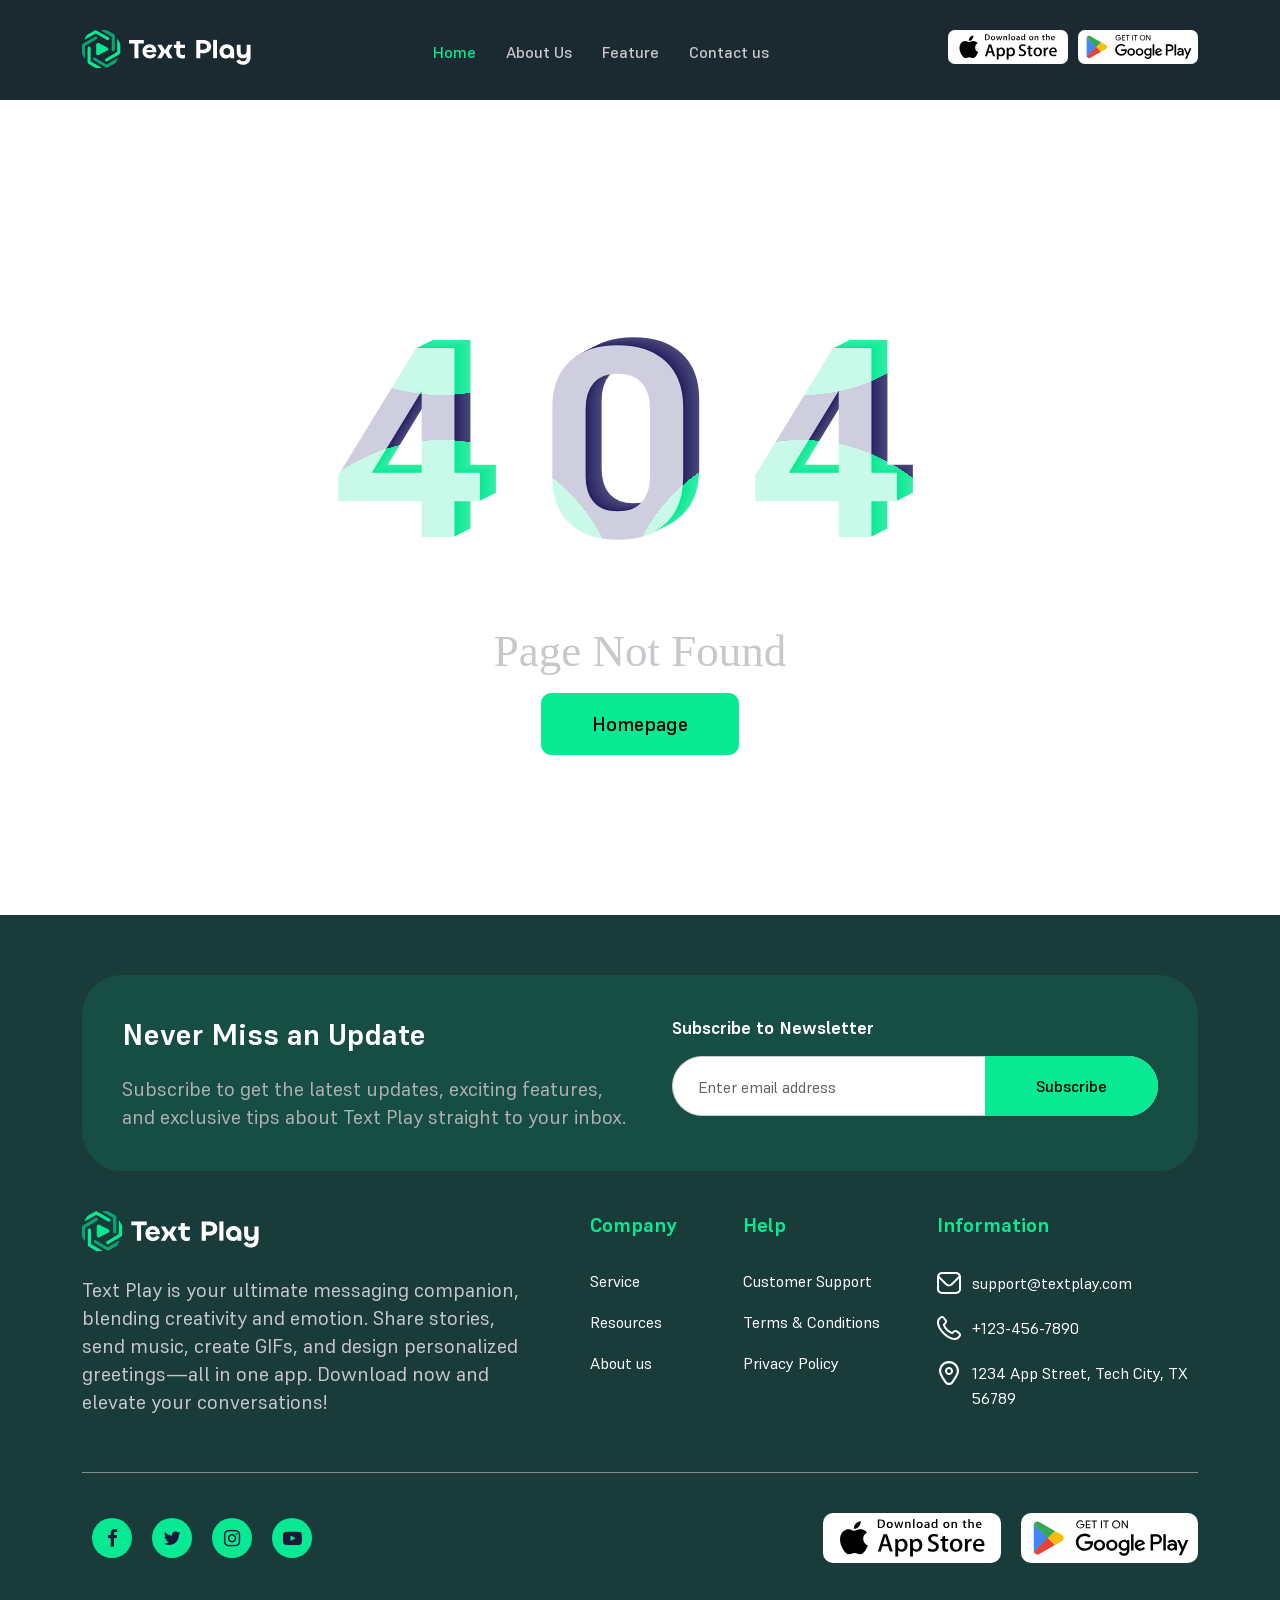
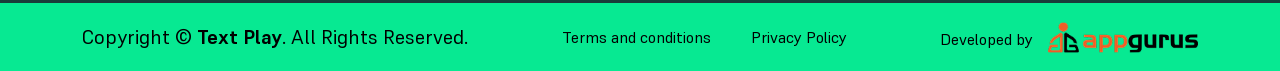
<file: 404-error.html>
<!DOCTYPE html>
<html>

<head>
	<meta charset="utf-8">
	<meta http-equiv="X-UA-Compatible" content="IE=edge">
	<meta name="viewport" content="width=device-width, initial-scale=1, user-scalable=no">

	<title>Text Play</title>

	<!-- ================ /GOOGLE FONT EOC =================== -->
	<link rel="icon" type="image/x-icon" href="assets/images/favicon.png">
	<link href="assets/font/font-awesome/css/font-awesome.min.css" rel="stylesheet" type="text/css">
	<!-- ================ /GOOGLE FONT EOC =================== -->
	
	<!-- =================== /WEB CSS BOC ==================== -->
	<link rel="stylesheet" type="text/css" href="./assets/css/bootstrap-5.0.2/css/bootstrap.min.css">
	<link rel="stylesheet" type="text/css" href="./assets/font/supreme/stylesheet.css">
	<link rel="stylesheet" type="text/css" href="./assets/css/animations.css">
	<link rel="stylesheet" type="text/css" href="./assets/css/slick.min.css">
	<link rel="stylesheet" type="text/css" href="./assets/css/style.css">
	<link rel="stylesheet" type="text/css" href="./assets/css/media.css">

	<!-- =================== /WEB CSS EOC ==================== -->

</head>

<body id="home" class="homePage">

	<!-- ====== WRAPPER BOC ====== -->
	<div class="page-wrapper ">
		<!-- header start -->
		<header class="site-header">
			<div class="header-main nav-area">
				<div class="header-inner-main">
					<div class="container">
						<div class="navbar-container">

							<nav class="navbar navbar-dark navbar-expand-lg">
								<div class="header-logo">
									<a href="#"><img src="assets/images/logo.svg" alt="header-logo"></a>
								</div>
								<div class="header-inner d-flex">
									<div class="header-right">
										<button class="navbar-toggler collapsed" type="button" data-bs-toggle="collapse"
											data-bs-target="#navbarNavDropdown" aria-controls="navbarNavDropdown"
											aria-expanded="false" aria-label="Toggle navigation">
											<span class="icon-bar"></span>
											<span class="icon-bar"></span>
											<span class="icon-bar"></span>
										</button>

										<div class="collapse header-menu navbar-collapse " id="navbarNavDropdown">
											<div class="header-menu-inner">
												<ul class="navbar-nav" id="menu-center">

													<li class="nav-item">
														<a href="#home" class="scrollTosection active">Home</a>
													</li>

													<li class="nav-item ">
														<a href="#about_us" class="scrollTosection">About Us</a>
													</li>

													<li class="nav-item">
														<a href="#features" class="scrollTosection">Feature</a>
													</li>

													<li class="nav-item">
														<a href="#contact" class="scrollTosection">Contact us</a>
													</li>


												</ul>

												<div class="header-btn">
													<div class="app-link-main">
														<a href="#" class="app-img-wp"><img
																src="assets/images/app-strore.svg" alt="#"></a>
														<a href="#" class="app-img-wp"><img
																src="assets/images/google-pay.svg" alt="#"></a>
													</div>
												</div>

											</div>
										</div>
									</div>
								</div>
							</nav>
						</div>
					</div>
				</div>
			</div>
		</header>
		<!-- header End -->

		<!-- Content Start -->

		<!-- <div class="page-loader">
			<div class="moderspinner"></div>
		</div> -->

		<section class="banner-sec">
			<!-- <div class="banner-wrap  ">
					<div class="container">
						<div class="banner-img-wp text-center ">
							<div class="banner-mockup-mainv1 animatedParent animateOnce" >
								<div class="banner-mockup-col animated fadeInLeft slow delay-500" >
									<img src="assets/images/mockups/banner-mockup-1.png" alt="b-mockup-1"> 
								</div>
								<div class="banner-mockup-col animated fadeInLeft slow delay-250" >
									<img src="assets/images/mockups/banner-mockup-2.png" alt="b-mockup-2"> 
								</div>
								<div class="banner-mockup-col animated fadeInUp slow delay-250" >
									<img src="assets/images/mockups/banner-mockup-3.png" alt="b-mockup-3"> 
								</div>
								<div class="banner-mockup-col animated fadeInRight slow delay-250" >
									<img src="assets/images/mockups/banner-mockup-4.png" alt="b-mockup-4"> 
								</div>
								<div class="banner-mockup-col animated fadeInRight slow delay-500" >
									<img src="assets/images/mockups/banner-mockup-5.png" alt="banner-mockup-5"> 
								</div>
							</div>
						</div>
						<div class="banner-text text-center padding-b-60">
							<div class="animatedParent animateOnce">
								<div class="banner-logo mb-40 animated fadeInUpShort slow">
									<img src="assets/images/vertical-logo.svg" alt="#">
								</div>
							</div>
							<div class="animatedParent animateOnce">
								<p class="font-20 animated fadeInUpShort slow">Express, connect, and share like never before with Text Play. From personalized stories to heartfelt gifts, your conversations come alive here.</p>
							</div>
						</div>
					</div>
				</div> -->
		</section>

		<section class="page-404-main">
			<div class="container">
				<div class="page-404-wrap">
					<div class="number">404</div>
					<div class="text">Page Not Found</div>
					<div class="page-404-btn mt-3">
						<a href="index.html" class="btn">Homepage</a>
					</div>
				</div>
			</div>
		</section>

		<!-- Content End -->
	</div>

	<!-- ====== FOOTER BOC ====== -->
	<footer>
		<div class="footer-main" id="contact">
			<div class="footer-wrap">
				<div class="container">
					<div class="footer-wrap-top">
						<div class="newsletter-main">
							<div class="row">
								<div class="col-lg-6 col-md-12 col-12 newsletter-left">
									<h4 class="white_text">Never Miss an Update</h4>
									<p class="font-20">Subscribe to get the latest updates, exciting features, and
										exclusive tips about Text Play straight to your inbox.</p>
								</div>
								<div class="col-lg-6 col-md-12 col-12 ">
									<div class="newsletter-right">
										<h4 class="white_text font-22 mb-3">Subscribe to Newsletter</h4>
										<div class="subscribe-main">
											<div class="subscribe-input">
												<input type="email" name="email" placeholder="Enter email address"
													class="form-control">
												<button class="btn">Subscribe</button>
											</div>

										</div>
									</div>
								</div>
							</div>
						</div>
						<div class="footer-top">
							<div class="row">
								<div class="col-lg-5 col-md-6 col-sm-12 col-12">
									<div class="footer-logo-main">
										<div class="footer-logo ">
											<a href="#" class="footer-logo-link">
												<img src="assets/images/footer-logo.svg" alt="#">
											</a>
										</div>
										<p class="font-20">Text Play is your ultimate messaging companion, blending
											creativity and emotion. Share stories, send music, create GIFs, and design
											personalized greetings—all in one app. Download now and elevate your
											conversations!</p>
									</div>
								</div>
								<div class="col-lg-4 col-md-6 col-sm-12 col-12">
									<div class="new-footer-menu">
										<ul class="f-menu">
											<li><span class="f-menu-title">Company</span></li>
											<li><a href="#">Service</a></li>
											<li><a href="#">Resources</a></li>
											<li><a href="#">About us</a></li>
										</ul>

										<ul class="f-menu">
											<li><span class="f-menu-title">Help</span></li>
											<li><a href="#">Customer Support</a></li>
											<li><a href="#">Terms & Conditions</a></li>
											<li><a href="#">Privacy Policy</a></li>
										</ul>
									</div>
								</div>
								<div class="col-lg-3 col-md-6 col-sm-12 col-12">
									<div class="footer-info">
										<div class="footer-info-col">
											<div class="f-menu-title-wp"><span class="f-menu-title">Information</span>
											</div>
											<ul class="f-content-main">
												<li>
													<span class="icon">
														<svg width="24" height="24" viewBox="0 0 24 24" fill="none"
															xmlns="http://www.w3.org/2000/svg">
															<path
																d="M19 1H5C3.6744 1.00159 2.40356 1.52888 1.46622 2.46622C0.528882 3.40356 0.00158786 4.6744 0 6L0 18C0.00158786 19.3256 0.528882 20.5964 1.46622 21.5338C2.40356 22.4711 3.6744 22.9984 5 23H19C20.3256 22.9984 21.5964 22.4711 22.5338 21.5338C23.4711 20.5964 23.9984 19.3256 24 18V6C23.9984 4.6744 23.4711 3.40356 22.5338 2.46622C21.5964 1.52888 20.3256 1.00159 19 1ZM5 3H19C19.5988 3.00118 20.1835 3.18151 20.679 3.5178C21.1744 3.85409 21.5579 4.33095 21.78 4.887L14.122 12.546C13.5584 13.1073 12.7954 13.4225 12 13.4225C11.2046 13.4225 10.4416 13.1073 9.878 12.546L2.22 4.887C2.44215 4.33095 2.82561 3.85409 3.32105 3.5178C3.81648 3.18151 4.40121 3.00118 5 3ZM19 21H5C4.20435 21 3.44129 20.6839 2.87868 20.1213C2.31607 19.5587 2 18.7956 2 18V7.5L8.464 13.96C9.40263 14.8963 10.6743 15.422 12 15.422C13.3257 15.422 14.5974 14.8963 15.536 13.96L22 7.5V18C22 18.7956 21.6839 19.5587 21.1213 20.1213C20.5587 20.6839 19.7956 21 19 21Z"
																fill="white" />
														</svg>
													</span>
													<span class="icon-text"><a
															href="mailTo:support@textplay.com">support@textplay.com</a></span>
												</li>
												<li>
													<span class="icon">
														<svg width="24" height="24" viewBox="0 0 24 24" fill="none"
															xmlns="http://www.w3.org/2000/svg">
															<g clip-path="url(#clip0_2030_1203)">
																<path
																	d="M1.83005 1.82043L2.88005 0.91043C4.09005 -0.29957 6.05006 -0.29957 7.26006 0.91043C7.29006 0.94043 9.14006 3.35043 9.14006 3.35043C10.2801 4.55043 10.2801 6.44043 9.14006 7.63043L7.98005 9.09043C9.44006 12.4004 11.7101 14.6804 14.9101 16.0404L16.3701 14.8704C17.5601 13.7204 19.4601 13.7204 20.6501 14.8704C20.6501 14.8704 23.0601 16.7204 23.0901 16.7504C24.3001 17.9604 24.3001 19.9204 23.1401 21.0804L22.1401 22.2304C20.9901 23.3804 19.4401 24.0104 17.7601 24.0104C10.1201 24.0104 5.4359e-05 13.8804 5.4359e-05 6.25043C5.4359e-05 4.58043 0.630054 3.02043 1.83005 1.83043V1.82043ZM17.7601 22.0004C18.9001 22.0004 19.9501 21.5804 20.6701 20.8504L21.6701 19.7004C22.0801 19.2904 22.1001 18.6204 21.7101 18.1904C21.7101 18.1904 19.3201 16.3504 19.2901 16.3204C18.8801 15.9104 18.1601 15.9104 17.7401 16.3204C17.7101 16.3504 15.7001 17.9604 15.7001 17.9604C15.4201 18.1804 15.0501 18.2404 14.7201 18.1104C10.5801 16.5304 7.61005 13.5704 5.90005 9.30043C5.77005 8.97043 5.82005 8.59043 6.05005 8.30043C6.05005 8.30043 7.66006 6.28043 7.68006 6.26043C8.11006 5.83043 8.11006 5.14043 7.68006 4.71043C7.65006 4.68043 5.81005 2.29043 5.81005 2.29043C5.38005 1.90043 4.71005 1.91043 4.25005 2.37043L3.20006 3.28043C2.43006 4.05043 2.00005 5.10043 2.00005 6.24043C2.00005 13.2004 11.7701 22.0004 17.7601 22.0004Z"
																	fill="white" />
															</g>
															<defs>
																<clipPath id="clip0_2030_1203">
																	<rect width="24" height="24" fill="white"
																		transform="matrix(-1 0 0 1 24 0)" />
																</clipPath>
															</defs>
														</svg>
													</span>
													<span class="icon-text">
														<a href="tel:+123-456-7890">+123-456-7890</a>
													</span>
												</li>
												<li>
													<span class="icon">
														<svg width="24" height="24" viewBox="0 0 24 24" fill="none"
															xmlns="http://www.w3.org/2000/svg">
															<g clip-path="url(#clip0_2030_1207)">
																<path
																	d="M12 6C11.2089 6 10.4355 6.2346 9.77772 6.67412C9.11993 7.11365 8.60723 7.73836 8.30448 8.46927C8.00173 9.20017 7.92252 10.0044 8.07686 10.7804C8.2312 11.5563 8.61216 12.269 9.17157 12.8284C9.73098 13.3878 10.4437 13.7688 11.2196 13.9231C11.9956 14.0775 12.7998 13.9983 13.5307 13.6955C14.2616 13.3928 14.8864 12.8801 15.3259 12.2223C15.7654 11.5645 16 10.7911 16 10C16 8.93913 15.5786 7.92172 14.8284 7.17157C14.0783 6.42143 13.0609 6 12 6ZM12 12C11.6044 12 11.2178 11.8827 10.8889 11.6629C10.56 11.4432 10.3036 11.1308 10.1522 10.7654C10.0009 10.3999 9.96126 9.99778 10.0384 9.60982C10.1156 9.22186 10.3061 8.86549 10.5858 8.58579C10.8655 8.30608 11.2219 8.1156 11.6098 8.03843C11.9978 7.96126 12.3999 8.00087 12.7654 8.15224C13.1308 8.30362 13.4432 8.55996 13.6629 8.88886C13.8827 9.21776 14 9.60444 14 10C14 10.5304 13.7893 11.0391 13.4142 11.4142C13.0391 11.7893 12.5304 12 12 12Z"
																	fill="white" />
																<path
																	d="M12.0003 24.0001C11.1583 24.0044 10.3274 23.8069 9.57738 23.4241C8.82733 23.0413 8.17991 22.4844 7.68931 21.8C3.87831 16.543 1.94531 12.591 1.94531 10.053C1.94531 7.3863 3.00468 4.82877 4.89035 2.94309C6.77603 1.05741 9.33356 -0.00195312 12.0003 -0.00195312C14.6671 -0.00195312 17.2246 1.05741 19.1103 2.94309C20.9959 4.82877 22.0553 7.3863 22.0553 10.053C22.0553 12.591 20.1223 16.543 16.3113 21.8C15.8207 22.4844 15.1733 23.0413 14.4232 23.4241C13.6732 23.8069 12.8424 24.0044 12.0003 24.0001ZM12.0003 2.18105C9.91273 2.18343 7.91133 3.01377 6.43518 4.48992C4.95904 5.96606 4.12869 7.96746 4.12631 10.055C4.12631 12.065 6.01931 15.782 9.45531 20.5211C9.74701 20.9228 10.1297 21.2498 10.572 21.4753C11.0144 21.7008 11.5038 21.8183 12.0003 21.8183C12.4968 21.8183 12.9863 21.7008 13.4286 21.4753C13.8709 21.2498 14.2536 20.9228 14.5453 20.5211C17.9813 15.782 19.8743 12.065 19.8743 10.055C19.8719 7.96746 19.0416 5.96606 17.5654 4.48992C16.0893 3.01377 14.0879 2.18343 12.0003 2.18105Z"
																	fill="white" />
															</g>
															<defs>
																<clipPath id="clip0_2030_1207">
																	<rect width="24" height="24" fill="white" />
																</clipPath>
															</defs>
														</svg>
													</span>
													<span class="icon-text">
														<span class="address">1234 App Street, Tech City, TX
															56789</span>
													</span>
												</li>
											</ul>
										</div>
									</div>
								</div>
							</div>
						</div>
					</div>
					<div class="footer-wrap-botom">
						<div class="social-links-wp">
							<div class="social-media">
								<ul class="social-link">
									<li>
										<a href="#" class="social-icon">
											<i class="fa fa-facebook" aria-hidden="true"></i>
										</a>
									</li>
									<li>
										<a href="#" class="social-icon">
											<i class="fa fa-twitter" aria-hidden="true"></i>
										</a>
									</li>
									<li>
										<a href="#" class="social-icon">
											<i class="fa fa-instagram" aria-hidden="true"></i>
										</a>
									</li>
									<li>
										<a href="#" class="social-icon">
											<i class="fa fa-youtube-play" aria-hidden="true"></i>
										</a>
									</li>
								</ul>
							</div>
						</div>
						<div class="footer-btn">
							<div class="app-link-main">
								<a href="#" class="app-img-wp"><img src="assets/images/app-strore.svg" alt="#"></a>
								<a href="#" class="app-img-wp"><img src="assets/images/google-pay.svg" alt="#"></a>
							</div>
						</div>
					</div>
				</div>
			</div>

			<div class="footer-copyright">
				<div class="container">
					<div class="footer-text">
						<div class="footer-left">
							<p class="black_text font-20 mb-0">Copyright © <span id="currentYear"></span> <strong>Text
									Play</strong>. All Rights
								Reserved.</p>
						</div>
						<div class="footer-center">
							<div class="footer-b-link">
								<ul class="d-flex align-items-center">
									<li><a href="#">Terms and conditions</a> </li>
									<li><a href="#">Privacy Policy</a> </li>
								</ul>
							</div>
						</div>
						<div class="footer-right">
							<h5>Developed by</h5>
							<div class="developed-by-img"><a href="https://www.appgurus.com.au/" target="_blank"><img
										src="assets/images/appguruslogo.png" alt="appgurus"></a></div>
						</div>
					</div>
				</div>
			</div>
		</div>
	</footer>
	<!-- ====== FOOTER End ====== -->

</body>

<style type="text/css">
	.page-404-main {
		background: #fff;
		padding-top: 50px;
		padding-bottom: 50px;
	}

	.header-height {
		height: 100px;
		background: #262161;
	}

	.page-404-wrap {
		display: flex;
		flex-flow: row wrap;
		align-content: center;
		justify-content: center;
		min-height: calc(100vh - 185px);
		padding: 35px 0px;
	}

	.page-404-wrap div {
		width: 100%;
		text-align: center;
	}

	.number {
		background: #fff;
		position: relative;
		font-size: 30vmin;
		font-weight: bold;
		letter-spacing: 5vmin;
		text-shadow: 2px -1px 0 #000, 4px -2px 0 #0a0a0a, 6px -3px 0 #0f0f0f, 8px -4px 0 #141414, 10px -5px 0 #1a1a1a, 12px -6px 0 #1f1f1f, 14px -7px 0 #242424, 16px -8px 0 #292929;
	}

	.number::before {
		background-color: #262261;
		background-image: radial-gradient(closest-side at 50% 50%, #08e993 100%, rgba(0, 0, 0, 0)), radial-gradient(closest-side at 50% 50%, #08e993 100%, rgba(0, 0, 0, 0));
		background-repeat: repeat-x;
		background-size: 40vmin 40vmin;
		background-position: -100vmin 20vmin, 100vmin -25vmin;
		width: 100%;
		height: 100%;
		mix-blend-mode: screen;
		-webkit-animation: moving 10s linear infinite both;
		animation: moving 10s linear infinite both;
		display: block;
		position: absolute;
		content: "";
	}

	@-webkit-keyframes moving {
		to {
			background-position: 100vmin 20vmin, -100vmin -25vmin;
		}
	}

	@keyframes moving {
		to {
			background-position: 100vmin 20vmin, -100vmin -25vmin;
		}
	}

	.text {
		font: 400 5vmin "'Supreme', sans-serif";
	}

	.text span {
		font-size: 10vmin;
	}

	.error-logo-main img {
		max-width: 260px;
		max-height: 70px;
	}

	.error-logo-main {
		display: flex;
		justify-content: center;
		align-items: center;
		padding: 20px;
		background: #262261;
	}
</style>

	<script type="text/javascript" src="./assets/js/jquery-3.6.0/jquery.min.js"></script>
	<script type="text/javascript" src="./assets/js/bootstrap-5.0.2/js/bootstrap.min.js"></script>
	<script type="text/javascript" src="./assets/js/css3-animate-it.js"></script>
	<script type="text/javascript" src="./assets/js/slick.min.js"></script>
	<script type="text/javascript" src="./assets/js/custom.js"></script>

</html>
</file>
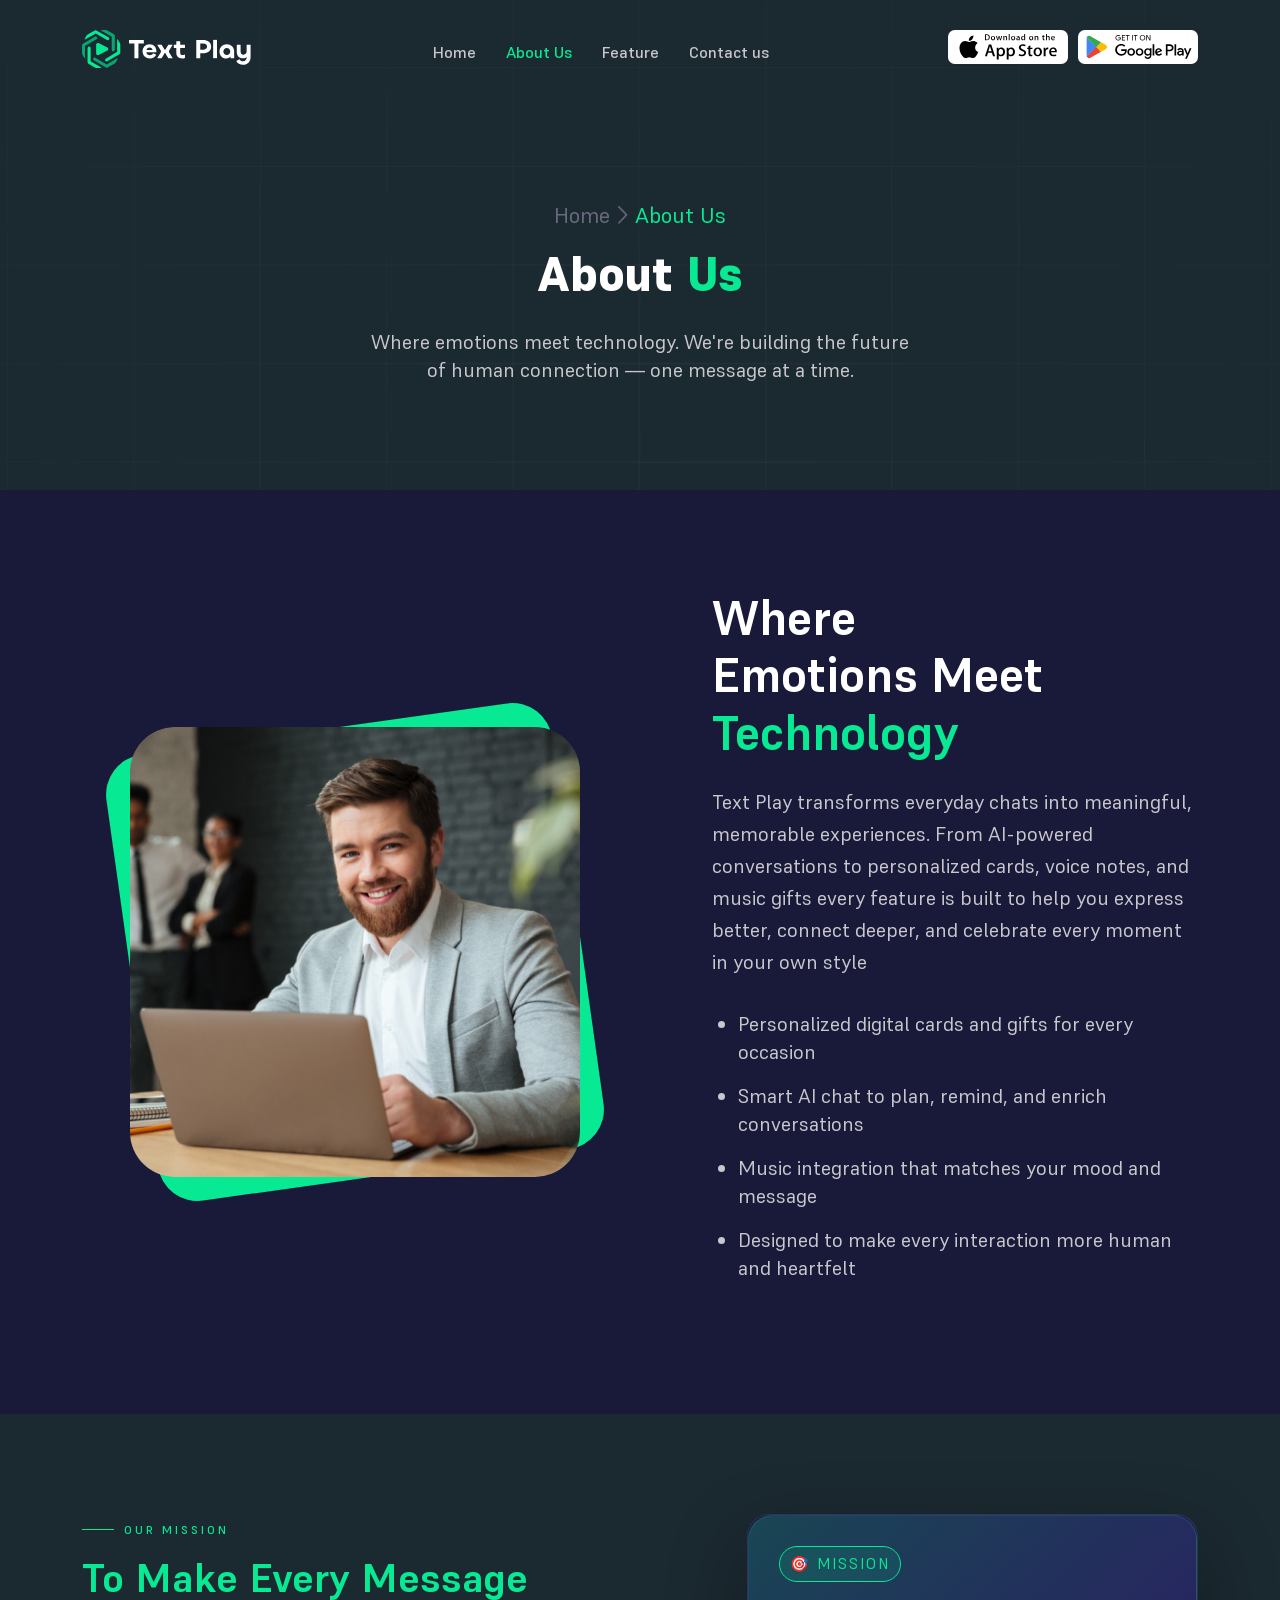
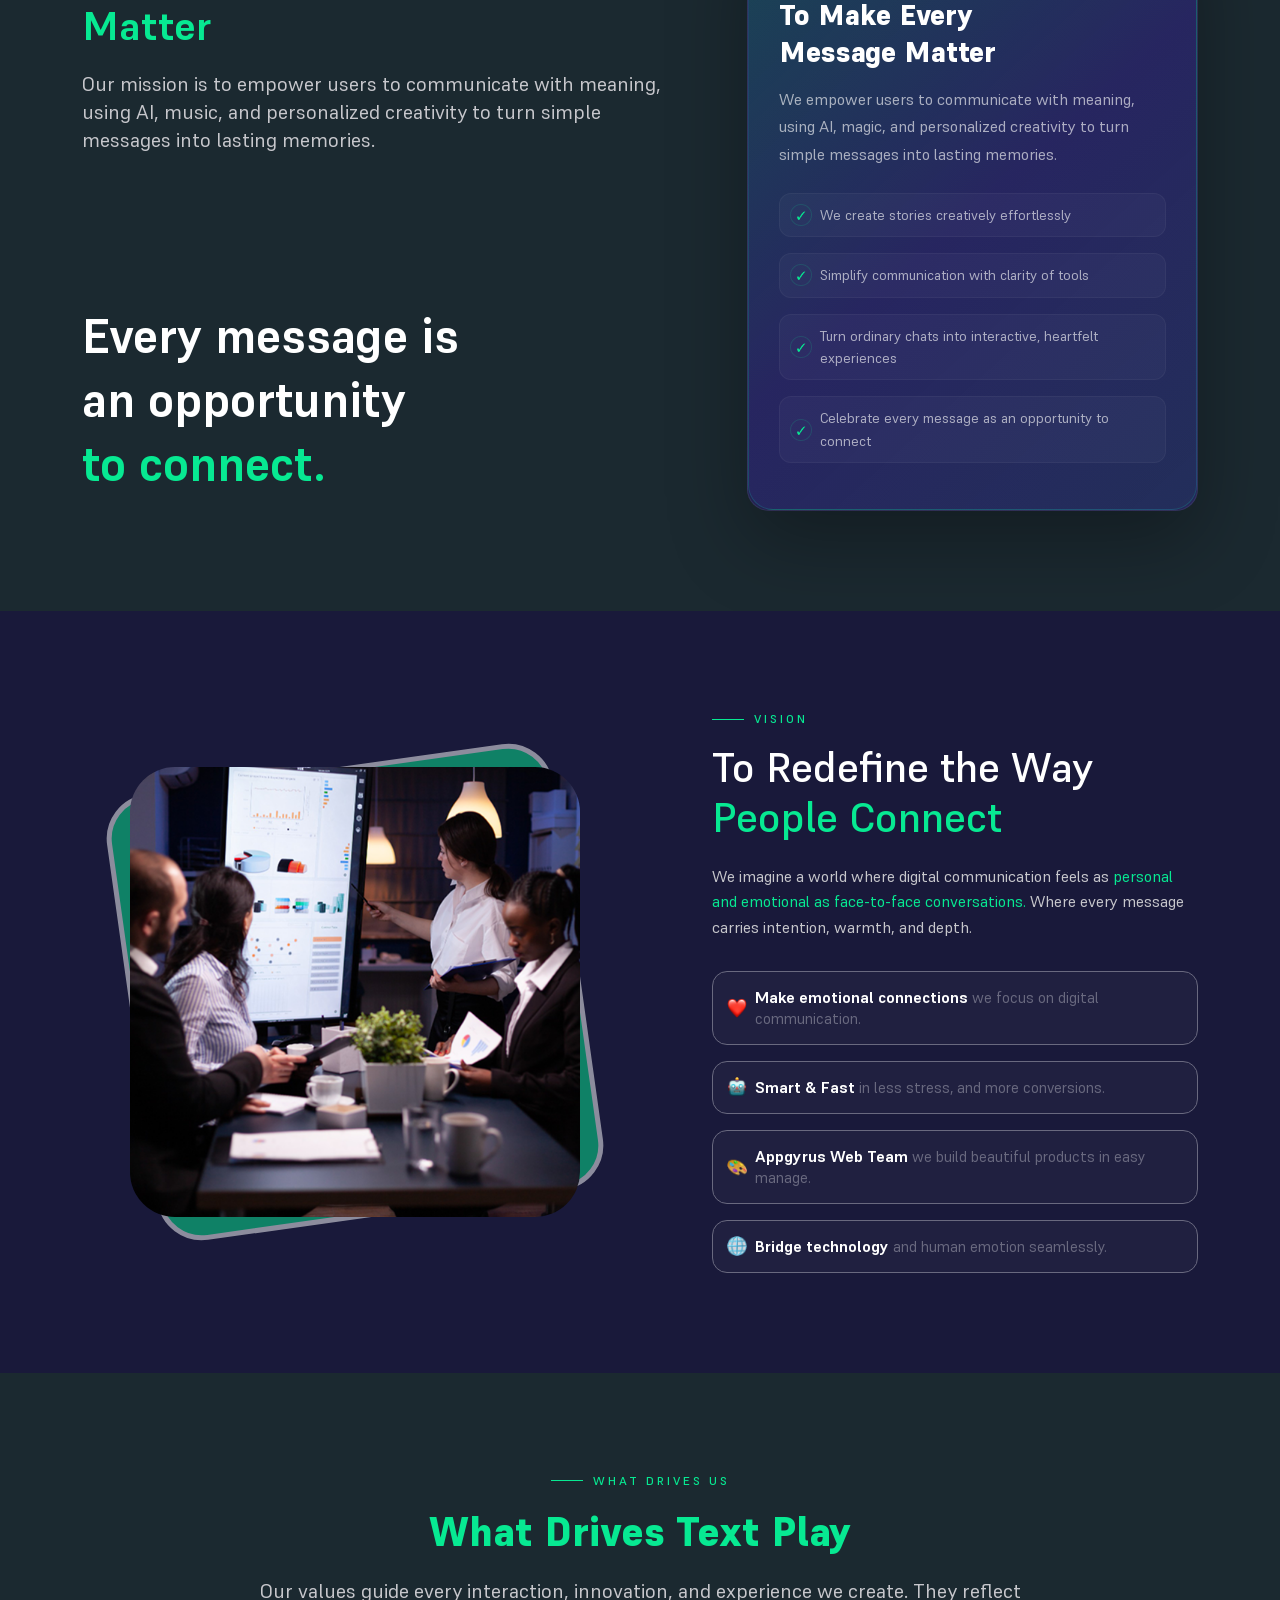
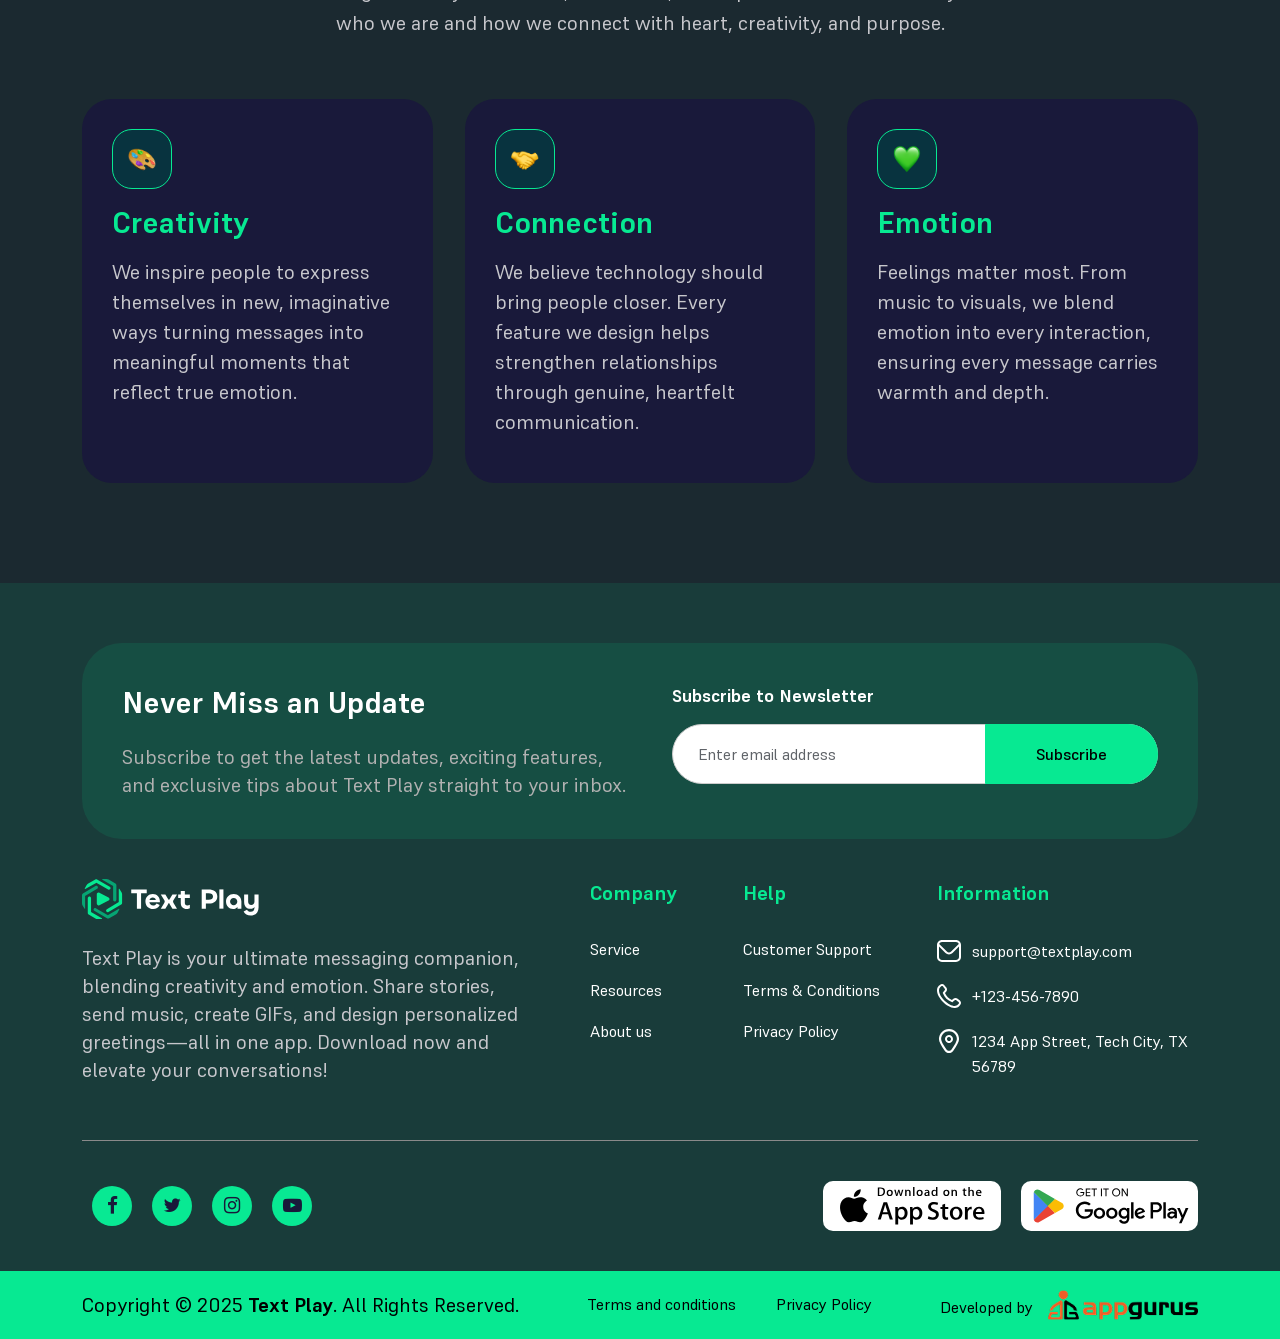
<file: about-us.html>
<!DOCTYPE html>
<html>

<head>
    <meta charset="utf-8">
    <meta http-equiv="X-UA-Compatible" content="IE=edge">
    <meta name="viewport" content="width=device-width, initial-scale=1, user-scalable=no">

    <title>Text Play</title>

    <!-- ================ /GOOGLE FONT EOC =================== -->
    <link rel="icon" type="image/x-icon" href="assets/images/favicon.png">
    <link href="assets/font/font-awesome/css/font-awesome.min.css" rel="stylesheet" type="text/css">
    <!-- ================ /GOOGLE FONT EOC =================== -->

    <!-- =================== /WEB CSS BOC ==================== -->
    <link rel="stylesheet" type="text/css" href="./assets/css/bootstrap-5.0.2/css/bootstrap.min.css">
    <link rel="stylesheet" type="text/css" href="./assets/font/supreme/stylesheet.css">
    <link rel="stylesheet" type="text/css" href="./assets/css/animations.css">
    <link rel="stylesheet" type="text/css" href="./assets/css/slick.min.css">
    <link rel="stylesheet" type="text/css" href="./assets/css/style.css">
    <link rel="stylesheet" type="text/css" href="./assets/css/media.css">

    <!-- =================== /WEB CSS EOC ==================== -->

</head>

<body id="home" class="about-us">

    <!-- ====== /WRAPPER BOC ====== -->
    <div class="page-wrapper ">
        <!-- header start -->
        <header class="site-header">
            <div class="header-main nav-area">
                <div class="header-inner-main">
                    <div class="container">
                        <div class="navbar-container">

                            <nav class="navbar navbar-dark navbar-expand-lg">
                                <div class="header-logo">
                                    <a href="#"><img src="assets/images/logo.svg" alt="header-logo"></a>
                                </div>
                                <div class="header-inner d-flex">
                                    <div class="header-right">
                                        <button class="navbar-toggler collapsed" type="button" data-bs-toggle="collapse"
                                            data-bs-target="#navbarNavDropdown" aria-controls="navbarNavDropdown"
                                            aria-expanded="false" aria-label="Toggle navigation">
                                            <span class="icon-bar"></span>
                                            <span class="icon-bar"></span>
                                            <span class="icon-bar"></span>
                                        </button>

                                        <div class="collapse header-menu navbar-collapse " id="navbarNavDropdown">
                                            <div class="header-menu-inner">
                                                <ul class="navbar-nav" id="menu-center">

                                                    <li class="nav-item">
                                                        <a href="index.html">Home</a>
                                                    </li>

                                                    <li class="nav-item ">
                                                        <a href="about-us.html" class=" active">About Us</a>
                                                    </li>

                                                    <li class="nav-item">
                                                        <a href="javascript:void(0)">Feature</a>
                                                    </li>

                                                    <li class="nav-item">
                                                        <a href="contact-us.html">Contact us</a>
                                                    </li>


                                                </ul>

                                                <div class="header-btn">
                                                    <div class="app-link-main">
                                                        <a href="#" class="app-img-wp"><img
                                                                src="assets/images/app-strore.svg" alt="#"></a>
                                                        <a href="#" class="app-img-wp"><img
                                                                src="assets/images/google-pay.svg" alt="#"></a>
                                                    </div>
                                                </div>

                                            </div>
                                        </div>
                                    </div>
                                </div>
                            </nav>
                        </div>
                    </div>
                </div>
            </div>
        </header>
        <!-- header End -->

        <!-- Content Start -->

        <section class="banner-section">
            <div class="container">
                <div class="banner-wraper">
                    <div class="banner-text text-center">
                        <nav aria-label="breadcrumb">
                            <ol class="breadcrumb justify-content-center">
                                <li class="breadcrumb-item"><a href="index.html">Home</a></li>
                                <li class="breadcrumb-item theme_text" aria-current="page"><span class="active-tab">About Us</span></li>
                            </ol>
                        </nav>
                        <div class="title-main white_text h1 mb-4">About <span class="theme_text">Us</span></div>
                        <p class="font-20">Where emotions meet technology. We're building the future of human connection
                            — one message at a time.</p>
                    </div>
                </div>
            </div>
        </section>

        <!-- Innovation Section -->
        <section class="innovation-section">
            <div class="container">
                <div class="section-content">
                    <div class="row align-items-center">
                        <!-- left -->
                        <div class="col-lg-6 col-md-12 col-12 d-flex justify-content-center">
                            <div class="image-container">
                                <div class="image-wrapper"></div>
                                    <div class="about-meet-img">
                                        <img class="img-1" src="./assets/images/about-us-img/Frame.png"
                                        alt="Innovation Technology">
                                    </div>
                            </div>
                        </div>
                        <!-- right -->
                        <div class="col-lg-6 col-md-12 col-12">
                            <div class="content-right">
                                <h2 class="white_text h1">Where <br> Emotions Meet <br><span
                                        class="theme_text">Technology</span></h2>
                                <p class="font-20">Text Play transforms everyday chats into meaningful, memorable
                                    experiences. From AI-powered conversations to personalized cards, voice notes, and
                                    music gifts every feature is built to help you express better, connect deeper, and
                                    celebrate every moment in your own style</p>
                                <ul>
                                    <li class="font-20">Personalized digital cards and gifts for every occasion</li>
                                    <li class="font-20">Smart AI chat to plan, remind, and enrich conversations</li>
                                    <li class="font-20">Music integration that matches your mood and message</li>
                                    <li class="font-20">Designed to make every interaction more human and heartfelt</li>
                                </ul>
                            </div>
                        </div>
                    </div>
                </div>
            </div>
        </section>

        <!-- Message Section -->
        <section class="message-section">
            <div class="container">
                <div class="section-content">
                    <div class="row align-items-center">
                        <!-- left -->
                        <div class="col-lg-7 col-md-12 col-12">
                            <div class="content-left">
                                <div class="justify-content-center gap-2 mb-3">
                                <span class="dna-label"><span class="label-line"></span>Our Mission</span>
                                </div>
                                <h2 class="theme_text h2">To Make Every Message Matter</h2>
                                <p class="font-20">Our mission is to empower users to communicate with meaning,
                                    using AI, music, and personalized creativity to turn simple messages into lasting
                                    memories.</p>
                                <h3 class="white_text">Every message is <br>
                                    an opportunity <br>
                                    <span class="theme_text">to connect.</span>
                                </h3>
                            </div>
                        </div>
                        <!-- right -->
                        <div class="col-lg-5 col-md-12 col-12">
                            <!-- Right Side Card -->
                            <div class="card-right">
                                <div class="info-card">
                                    <p class="mb-4 mb-md-3 mb-sm-3 card-btn">🎯 Mission</p>

                                    <h3 class="card-title white_text">
                                        To Make Every <br>
                                        Message Matter
                                    </h3>

                                    <p class="card-description">
                                        We empower users to communicate with meaning, using AI, magic, and personalized
                                        creativity to turn simple messages into lasting memories.
                                    </p>

                                    <!-- Feature List -->
                                    <ul class="feature-card-list">
                                        <li class="mb-2 mb-md-3">
                                            <div class="check-icon">
                                                <img src="./assets/images/about-us-img/border-check.png" alt="">
                                            </div>
                                            <span class="check">We create stories creatively effortlessly</span>
                                        </li>
                                        <li class="mb-2 mb-md-3">
                                            <div class="check-icon">
                                                <img src="./assets/images/about-us-img/border-check.png" alt="">
                                            </div>
                                            <span class="check">Simplify communication with clarity of tools</span>
                                        </li>
                                        <li class="mb-2 mb-md-3">
                                            <div class="check-icon">
                                                <img src="./assets/images/about-us-img/border-check.png" alt="">
                                            </div>
                                            <span class="check">Turn ordinary chats into interactive, heartfelt experiences</span>
                                        </li>
                                        <li class="mb-2 mb-md-3">
                                            <div class="check-icon">
                                                <img src="./assets/images/about-us-img/border-check.png" alt="">
                                            </div>
                                            <span class="check">Celebrate every message as an opportunity to connect</span>
                                        </li>
                                    </ul>
                                </div>
                            </div>
                        </div>
                    </div>
                </div>
            </div>
        </section>

        <!-- Reinvent Section -->
        <section class="connect-section">
            <div class="container">
                <div class="section-content">
                    <div class="row align-items-center">
                        <!-- left -->
                        <div class="col-lg-6 col-md-12 col-12 d-flex justify-content-center">
                            <div class="image-container">
                                <div class="image-wrapper-dull"></div>
                                    <div class="about-meet-img">
                                        <img class="img-1" src="./assets/images/about-us-img/8164 1.png"
                                        alt="Innovation Technology">
                                    </div>
                            </div>
                        </div>
                        <!-- right -->
                        <div class="col-lg-6 col-md-12 col-12">
                            <div class="content-side">
                                <span class="dna-label mb-3"><span class="label-line"></span>vision</span>
                                <h2 class="section-title white_text h1">
                                    To Redefine the Way<br>
                                    <span class="theme_text">People Connect</span>
                                </h2>
                                <p class="section-description">
                                    We imagine a world where digital communication feels as <span class="theme_text">personal and emotional as face-to-face conversations.</span> Where every message carries intention, warmth, and depth.
                                </p>

                                <ul class="feature-list">
                                    <!-- Feature 1 -->
                                    <li class="way-feature-item mb-3">
                                        <div class="way-feature-icon">
                                            <img src="./assets/images/about-us-img/v1.png" alt="">
                                        </div>
                                        <div class="feature-content">
                                            <div class="feature-title white_text">Make emotional connections <span
                                                    class="feature-description">We focus on digital
                                                    communication.</span></div>
                                        </div>
                                    </li>

                                    <!-- Feature 2 -->
                                    <li class="way-feature-item mb-3">
                                        <div class="way-feature-icon">
                                            <img src="./assets/images/about-us-img/v2.png" alt="">
                                        </div>
                                        <div class="feature-content">
                                            <div class="feature-title white_text">Smart & Fast <span
                                                    class="feature-description">In less stress, and more
                                                    conversions.</span></div>
                                        </div>
                                    </li>

                                    <!-- Feature 3 -->
                                    <li class="way-feature-item mb-3">
                                        <div class="way-feature-icon">
                                            <img src="./assets/images/about-us-img/v3.png" alt="">
                                        </div>
                                        <div class="feature-content">
                                            <div class="feature-title white_text">Appgyrus Web Team <span
                                                    class="feature-description">We build beautiful products in easy
                                                    manage.</span></div>
                                        </div>
                                    </li>

                                    <!-- Feature 4 -->
                                    <li class="way-feature-item">
                                        <div class="way-feature-icon">
                                            <img src="./assets/images/about-us-img/v4.png" alt="">
                                        </div>
                                        <div class="feature-content">
                                            <div class="feature-title white_text">Bridge technology <span
                                                    class="feature-description">And human emotion seamlessly.</span>
                                            </div>
                                        </div>
                                    </li>
                                </ul>
                            </div>
                        </div>
                    </div>
                </div>
            </div>
        </section>

        <!-- Drives Section -->
        <section class="drives-section">
            <div class="container">
                <div class="drives-header">
                    <div class="d-flex align-items-center justify-content-center gap-2 mb-3">
                        <span class="dna-label"><span class="label-line"></span>What Drives Us</span>
                    </div>
                    <h2 class="theme_text">What Drives Text Play</h2>
                    <p class="font-20">Our values guide every interaction, innovation, and experience we create. They reflect who we are
                        and how we connect with heart, creativity, and purpose.</p>
                </div>

                <!-- Feature Cards -->
                <div class="features-grid">
                    <!-- 1 -->
                    <div class="feature-card">
                        <div class="feature-icon mb-3">
                            <img src="./assets/images/about-us-img/1.png">
                        </div>
                        <h3 class="theme_text h4">Creativity</h3>
                        <p class="font-20">We inspire people to express themselves in new, imaginative ways turning messages into
                            meaningful moments that reflect true emotion.</p>
                    </div>

                    <!-- 2 -->
                    <div class="feature-card">
                        <div class="feature-icon mb-3">
                            <img src="./assets/images/about-us-img/2.png">
                        </div>
                        <h3 class="theme_text h4">Connection</h3>
                        <p class="font-20">We believe technology should bring people closer. Every feature we design helps strengthen
                            relationships through genuine, heartfelt communication.</p>
                    </div>

                    <!-- 3 -->
                    <div class="feature-card">
                        <div class="feature-icon mb-3">
                            <img src="./assets/images/about-us-img/3.png">
                        </div>
                        <h3 class="theme_text h4">Emotion</h3>
                        <p class="font-20">Feelings matter most. From music to visuals, we blend emotion into every interaction,
                            ensuring every message carries warmth and depth.</p>
                    </div>
                </div>
            </div>
        </section>



        <!-- Content End -->
    </div>
    <!--======FOOTER BOC======-->
    <footer>
        <div class="footer-main" id="contact">
            <div class="footer-wrap">
                <div class="container">
                    <div class="footer-wrap-top">
                        <div class="newsletter-main">
                            <div class="row">
                                <div class="col-lg-6 col-md-12 col-12 newsletter-left">
                                    <h4 class="white_text">Never Miss an Update</h4>
                                    <p class="font-20">Subscribe to get the latest updates, exciting features, and
                                        exclusive tips about Text Play straight to your inbox.</p>
                                </div>
                                <div class="col-lg-6 col-md-12 col-12 ">
                                    <div class="newsletter-right">
                                        <h4 class="white_text font-22 mb-3">Subscribe to Newsletter</h4>
                                        <div class="subscribe-main">
                                            <div class="subscribe-input">
                                                <input type="email" name="email" placeholder="Enter email address"
                                                    class="form-control">
                                                <button class="btn">Subscribe</button>
                                            </div>

                                        </div>
                                    </div>
                                </div>
                            </div>
                        </div>
                        <div class="footer-top">
                            <div class="row">
                                <div class="col-lg-5 col-md-6 col-sm-12 col-12">
                                    <div class="footer-logo-main">
                                        <div class="footer-logo ">
                                            <a href="#" class="footer-logo-link">
                                                <img src="assets/images/footer-logo.svg" alt="#">
                                            </a>
                                        </div>
                                        <p class="font-20">Text Play is your ultimate messaging companion, blending
                                            creativity and emotion. Share stories, send music, create GIFs, and design
                                            personalized greetings—all in one app. Download now and elevate your
                                            conversations!</p>
                                    </div>
                                </div>
                                <div class="col-lg-4 col-md-6 col-sm-12 col-12">
                                    <div class="new-footer-menu">
                                        <ul class="f-menu">
                                            <li><span class="f-menu-title">Company</span></li>
                                            <li><a href="#">Service</a></li>
                                            <li><a href="#">Resources</a></li>
                                            <li><a href="#">About us</a></li>
                                        </ul>

                                        <ul class="f-menu">
                                            <li><span class="f-menu-title">Help</span></li>
                                            <li><a href="#">Customer Support</a></li>
                                            <li><a href="#">Terms & Conditions</a></li>
                                            <li><a href="#">Privacy Policy</a></li>
                                        </ul>
                                    </div>
                                </div>
                                <div class="col-lg-3 col-md-6 col-sm-12 col-12">
                                    <div class="footer-info">
                                        <div class="footer-info-col">
                                            <div class="f-menu-title-wp"><span class="f-menu-title">Information</span>
                                            </div>
                                            <ul class="f-content-main">
                                                <li>
                                                    <span class="icon">
                                                        <svg width="24" height="24" viewBox="0 0 24 24" fill="none"
                                                            xmlns="http://www.w3.org/2000/svg">
                                                            <path
                                                                d="M19 1H5C3.6744 1.00159 2.40356 1.52888 1.46622 2.46622C0.528882 3.40356 0.00158786 4.6744 0 6L0 18C0.00158786 19.3256 0.528882 20.5964 1.46622 21.5338C2.40356 22.4711 3.6744 22.9984 5 23H19C20.3256 22.9984 21.5964 22.4711 22.5338 21.5338C23.4711 20.5964 23.9984 19.3256 24 18V6C23.9984 4.6744 23.4711 3.40356 22.5338 2.46622C21.5964 1.52888 20.3256 1.00159 19 1ZM5 3H19C19.5988 3.00118 20.1835 3.18151 20.679 3.5178C21.1744 3.85409 21.5579 4.33095 21.78 4.887L14.122 12.546C13.5584 13.1073 12.7954 13.4225 12 13.4225C11.2046 13.4225 10.4416 13.1073 9.878 12.546L2.22 4.887C2.44215 4.33095 2.82561 3.85409 3.32105 3.5178C3.81648 3.18151 4.40121 3.00118 5 3ZM19 21H5C4.20435 21 3.44129 20.6839 2.87868 20.1213C2.31607 19.5587 2 18.7956 2 18V7.5L8.464 13.96C9.40263 14.8963 10.6743 15.422 12 15.422C13.3257 15.422 14.5974 14.8963 15.536 13.96L22 7.5V18C22 18.7956 21.6839 19.5587 21.1213 20.1213C20.5587 20.6839 19.7956 21 19 21Z"
                                                                fill="white" />
                                                        </svg>
                                                    </span>
                                                    <span class="icon-text"><a
                                                            href="mailTo:support@textplay.com">support@textplay.com</a></span>
                                                </li>
                                                <li>
                                                    <span class="icon">
                                                        <svg width="24" height="24" viewBox="0 0 24 24" fill="none"
                                                            xmlns="http://www.w3.org/2000/svg">
                                                            <g clip-path="url(#clip0_2030_1203)">
                                                                <path
                                                                    d="M1.83005 1.82043L2.88005 0.91043C4.09005 -0.29957 6.05006 -0.29957 7.26006 0.91043C7.29006 0.94043 9.14006 3.35043 9.14006 3.35043C10.2801 4.55043 10.2801 6.44043 9.14006 7.63043L7.98005 9.09043C9.44006 12.4004 11.7101 14.6804 14.9101 16.0404L16.3701 14.8704C17.5601 13.7204 19.4601 13.7204 20.6501 14.8704C20.6501 14.8704 23.0601 16.7204 23.0901 16.7504C24.3001 17.9604 24.3001 19.9204 23.1401 21.0804L22.1401 22.2304C20.9901 23.3804 19.4401 24.0104 17.7601 24.0104C10.1201 24.0104 5.4359e-05 13.8804 5.4359e-05 6.25043C5.4359e-05 4.58043 0.630054 3.02043 1.83005 1.83043V1.82043ZM17.7601 22.0004C18.9001 22.0004 19.9501 21.5804 20.6701 20.8504L21.6701 19.7004C22.0801 19.2904 22.1001 18.6204 21.7101 18.1904C21.7101 18.1904 19.3201 16.3504 19.2901 16.3204C18.8801 15.9104 18.1601 15.9104 17.7401 16.3204C17.7101 16.3504 15.7001 17.9604 15.7001 17.9604C15.4201 18.1804 15.0501 18.2404 14.7201 18.1104C10.5801 16.5304 7.61005 13.5704 5.90005 9.30043C5.77005 8.97043 5.82005 8.59043 6.05005 8.30043C6.05005 8.30043 7.66006 6.28043 7.68006 6.26043C8.11006 5.83043 8.11006 5.14043 7.68006 4.71043C7.65006 4.68043 5.81005 2.29043 5.81005 2.29043C5.38005 1.90043 4.71005 1.91043 4.25005 2.37043L3.20006 3.28043C2.43006 4.05043 2.00005 5.10043 2.00005 6.24043C2.00005 13.2004 11.7701 22.0004 17.7601 22.0004Z"
                                                                    fill="white" />
                                                            </g>
                                                            <defs>
                                                                <clipPath id="clip0_2030_1203">
                                                                    <rect width="24" height="24" fill="white"
                                                                        transform="matrix(-1 0 0 1 24 0)" />
                                                                </clipPath>
                                                            </defs>
                                                        </svg>
                                                    </span>
                                                    <span class="icon-text">
                                                        <a href="tel:+123-456-7890">+123-456-7890</a>
                                                    </span>
                                                </li>
                                                <li>
                                                    <span class="icon">
                                                        <svg width="24" height="24" viewBox="0 0 24 24" fill="none"
                                                            xmlns="http://www.w3.org/2000/svg">
                                                            <g clip-path="url(#clip0_2030_1207)">
                                                                <path
                                                                    d="M12 6C11.2089 6 10.4355 6.2346 9.77772 6.67412C9.11993 7.11365 8.60723 7.73836 8.30448 8.46927C8.00173 9.20017 7.92252 10.0044 8.07686 10.7804C8.2312 11.5563 8.61216 12.269 9.17157 12.8284C9.73098 13.3878 10.4437 13.7688 11.2196 13.9231C11.9956 14.0775 12.7998 13.9983 13.5307 13.6955C14.2616 13.3928 14.8864 12.8801 15.3259 12.2223C15.7654 11.5645 16 10.7911 16 10C16 8.93913 15.5786 7.92172 14.8284 7.17157C14.0783 6.42143 13.0609 6 12 6ZM12 12C11.6044 12 11.2178 11.8827 10.8889 11.6629C10.56 11.4432 10.3036 11.1308 10.1522 10.7654C10.0009 10.3999 9.96126 9.99778 10.0384 9.60982C10.1156 9.22186 10.3061 8.86549 10.5858 8.58579C10.8655 8.30608 11.2219 8.1156 11.6098 8.03843C11.9978 7.96126 12.3999 8.00087 12.7654 8.15224C13.1308 8.30362 13.4432 8.55996 13.6629 8.88886C13.8827 9.21776 14 9.60444 14 10C14 10.5304 13.7893 11.0391 13.4142 11.4142C13.0391 11.7893 12.5304 12 12 12Z"
                                                                    fill="white" />
                                                                <path
                                                                    d="M12.0003 24.0001C11.1583 24.0044 10.3274 23.8069 9.57738 23.4241C8.82733 23.0413 8.17991 22.4844 7.68931 21.8C3.87831 16.543 1.94531 12.591 1.94531 10.053C1.94531 7.3863 3.00468 4.82877 4.89035 2.94309C6.77603 1.05741 9.33356 -0.00195312 12.0003 -0.00195312C14.6671 -0.00195312 17.2246 1.05741 19.1103 2.94309C20.9959 4.82877 22.0553 7.3863 22.0553 10.053C22.0553 12.591 20.1223 16.543 16.3113 21.8C15.8207 22.4844 15.1733 23.0413 14.4232 23.4241C13.6732 23.8069 12.8424 24.0044 12.0003 24.0001ZM12.0003 2.18105C9.91273 2.18343 7.91133 3.01377 6.43518 4.48992C4.95904 5.96606 4.12869 7.96746 4.12631 10.055C4.12631 12.065 6.01931 15.782 9.45531 20.5211C9.74701 20.9228 10.1297 21.2498 10.572 21.4753C11.0144 21.7008 11.5038 21.8183 12.0003 21.8183C12.4968 21.8183 12.9863 21.7008 13.4286 21.4753C13.8709 21.2498 14.2536 20.9228 14.5453 20.5211C17.9813 15.782 19.8743 12.065 19.8743 10.055C19.8719 7.96746 19.0416 5.96606 17.5654 4.48992C16.0893 3.01377 14.0879 2.18343 12.0003 2.18105Z"
                                                                    fill="white" />
                                                            </g>
                                                            <defs>
                                                                <clipPath id="clip0_2030_1207">
                                                                    <rect width="24" height="24" fill="white" />
                                                                </clipPath>
                                                            </defs>
                                                        </svg>
                                                    </span>
                                                    <span class="icon-text">
                                                        <span class="address">1234 App Street, Tech City, TX
                                                            56789</span>
                                                    </span>
                                                </li>
                                            </ul>
                                        </div>
                                    </div>
                                </div>
                            </div>
                        </div>
                    </div>
                    <div class="footer-wrap-botom">
                        <div class="social-links-wp">
                            <div class="social-media">
                                <ul class="social-link">
                                    <li>
                                        <a href="#" class="social-icon">
                                            <i class="fa fa-facebook" aria-hidden="true"></i>
                                        </a>
                                    </li>
                                    <li>
                                        <a href="#" class="social-icon">
                                            <i class="fa fa-twitter" aria-hidden="true"></i>
                                        </a>
                                    </li>
                                    <li>
                                        <a href="#" class="social-icon">
                                            <i class="fa fa-instagram" aria-hidden="true"></i>
                                        </a>
                                    </li>
                                    <li>
                                        <a href="#" class="social-icon">
                                            <i class="fa fa-youtube-play" aria-hidden="true"></i>
                                        </a>
                                    </li>
                                </ul>
                            </div>
                        </div>
                        <div class="footer-btn">
                            <div class="app-link-main">
                                <a href="#" class="app-img-wp"><img src="assets/images/app-strore.svg" alt="#"></a>
                                <a href="#" class="app-img-wp"><img src="assets/images/google-pay.svg" alt="#"></a>
                            </div>
                        </div>
                    </div>
                </div>
            </div>

            <div class="footer-copyright">
                <div class="container">
                    <div class="footer-text">
                        <div class="footer-left">
                            <p class="black_text font-20 mb-0">Copyright © 2025 <strong>Text Play</strong>. All Rights
                                Reserved.</p>
                        </div>
                        <div class="footer-center">
                            <div class="footer-b-link">
                                <ul class="d-flex align-items-center">
                                    <li><a href="#">Terms and conditions</a> </li>
                                    <li><a href="#">Privacy Policy</a> </li>
                                </ul>
                            </div>
                        </div>
                        <div class="footer-right">
                            <h5>Developed by</h5>
                            <div class="developed-by-img"><a href="https://www.appgurus.com.au/" target="_blank"><img
                                        src="assets/images/appguruslogo.png" alt="appgurus"></a></div>
                        </div>
                    </div>
                </div>
            </div>
        </div>
    </footer>
    <!-- ====== FOOTER End ====== -->







</body>
<script type="text/javascript" src="./assets/js/jquery-3.6.0/jquery.min.js"></script>
<script type="text/javascript" src="./assets/js/bootstrap-5.0.2/js/bootstrap.min.js"></script>
<script type="text/javascript" src="./assets/js/css3-animate-it.js"></script>
<script type="text/javascript" src="./assets/js/slick.min.js"></script>
<script type="text/javascript" src="./assets/js/custom.js"></script>



</html>
</file>
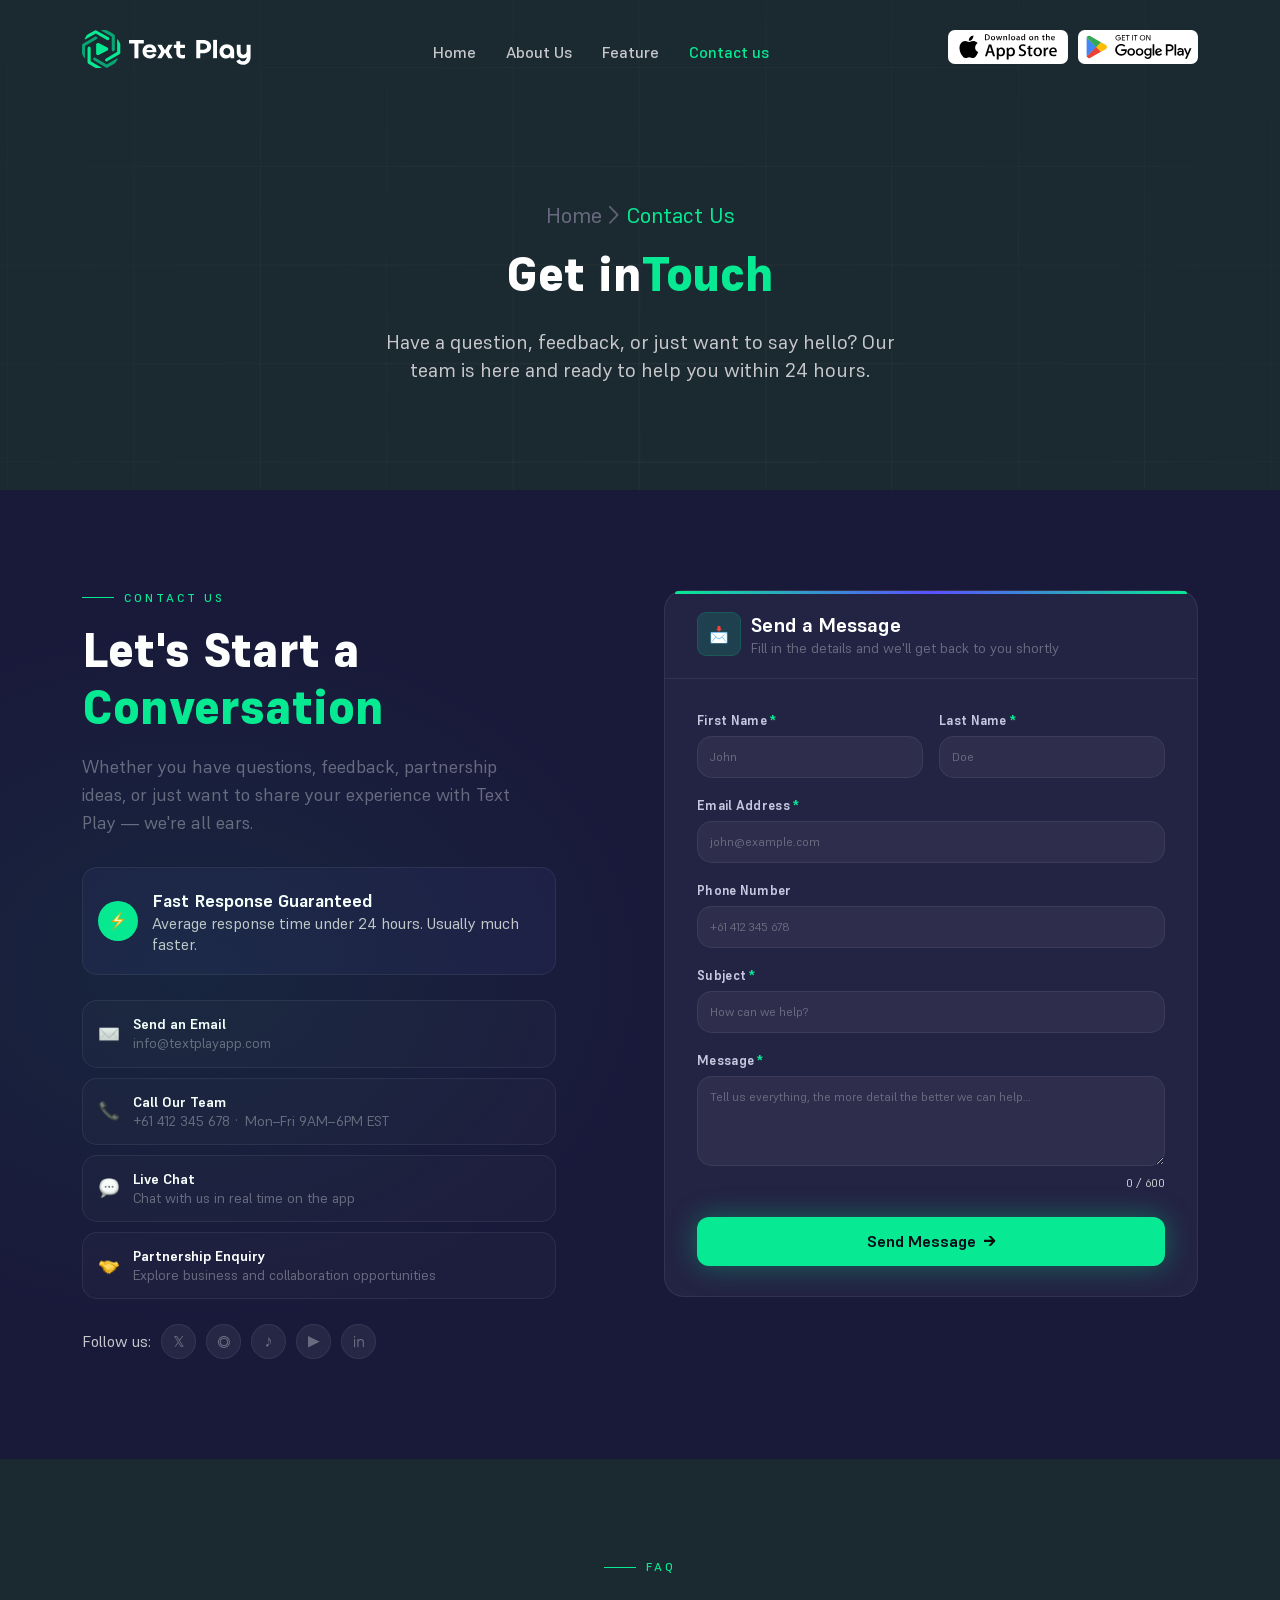
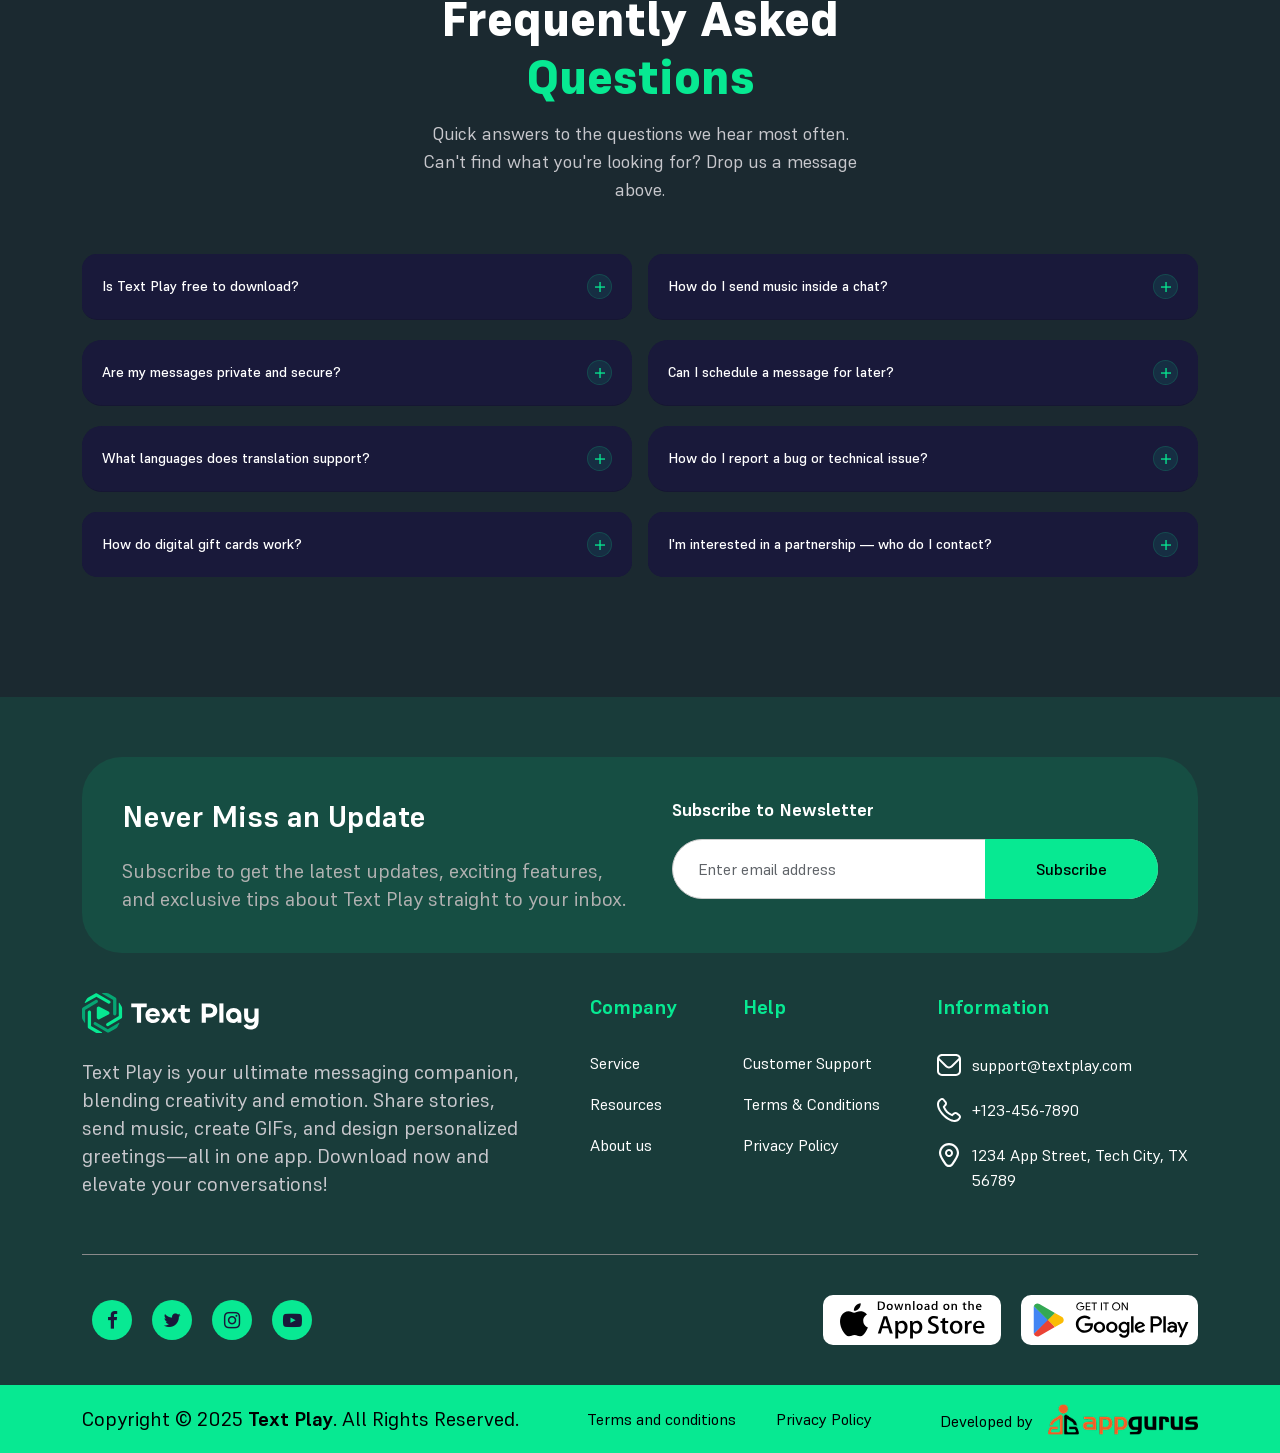
<file: contact-us.html>
<!DOCTYPE html>
<html>

<head>
    <meta charset="utf-8">
    <meta http-equiv="X-UA-Compatible" content="IE=edge">
    <meta name="viewport" content="width=device-width, initial-scale=1, user-scalable=no">

    <title>Text Play</title>

    <!-- ================ /GOOGLE FONT EOC =================== -->
    <link rel="icon" type="image/x-icon" href="assets/images/favicon.png">
    <link href="assets/font/font-awesome/css/font-awesome.min.css" rel="stylesheet" type="text/css">
    <!-- ================ /GOOGLE FONT EOC =================== -->

    <!-- =================== /WEB CSS BOC ==================== -->
    <link rel="stylesheet" type="text/css" href="./assets/css/bootstrap-5.0.2/css/bootstrap.min.css">
    <link rel="stylesheet" type="text/css" href="./assets/font/supreme/stylesheet.css">
    <link rel="stylesheet" type="text/css" href="./assets/css/animations.css">
    <link rel="stylesheet" type="text/css" href="./assets/css/slick.min.css">
    <link rel="stylesheet" type="text/css" href="./assets/css/style.css">
    <link rel="stylesheet" type="text/css" href="./assets/css/media.css">

    <!-- =================== /WEB CSS EOC ==================== -->

</head>

<body id="home" class="contact-us">

    <!-- ====== /WRAPPER BOC ====== -->
    <div class="page-wrapper ">
        <!-- header start -->
        <header class="site-header">
            <div class="header-main nav-area">
                <div class="header-inner-main">
                    <div class="container">
                        <div class="navbar-container">

                            <nav class="navbar navbar-dark navbar-expand-lg">
                                <div class="header-logo">
                                    <a href="#"><img src="assets/images/logo.svg" alt="header-logo"></a>
                                </div>
                                <div class="header-inner d-flex">
                                    <div class="header-right">
                                        <button class="navbar-toggler collapsed" type="button" data-bs-toggle="collapse"
                                            data-bs-target="#navbarNavDropdown" aria-controls="navbarNavDropdown"
                                            aria-expanded="false" aria-label="Toggle navigation">
                                            <span class="icon-bar"></span>
                                            <span class="icon-bar"></span>
                                            <span class="icon-bar"></span>
                                        </button>

                                        <div class="collapse header-menu navbar-collapse " id="navbarNavDropdown">
                                            <div class="header-menu-inner">
                                                <ul class="navbar-nav" id="menu-center">

                                                    <li class="nav-item">
                                                        <a href="index.html">Home</a>
                                                    </li>

                                                    <li class="nav-item ">
                                                        <a href="about-us.html">About Us</a>
                                                    </li>

                                                    <li class="nav-item">
                                                        <a href="javascript:void(0)">Feature</a>
                                                    </li>

                                                    <li class="nav-item">
                                                        <a href="contact-us.html" class=" active">Contact us</a>
                                                    </li>


                                                </ul>

                                                <div class="header-btn">
                                                    <div class="app-link-main">
                                                        <a href="#" class="app-img-wp"><img
                                                                src="assets/images/app-strore.svg" alt="#"></a>
                                                        <a href="#" class="app-img-wp"><img
                                                                src="assets/images/google-pay.svg" alt="#"></a>
                                                    </div>
                                                </div>

                                            </div>
                                        </div>
                                    </div>
                                </div>
                            </nav>
                        </div>
                    </div>
                </div>
            </div>
        </header>
        <!-- header End -->

        <!-- Content Start -->

        <section class="banner-section">
            <div class="container">
                <div class="banner-wraper">
                    <div class="banner-text text-center">
                        <nav aria-label="breadcrumb">
                            <ol class="breadcrumb justify-content-center">
                                <li class="breadcrumb-item"><a href="index.html">Home</a></li>
                                <li class="breadcrumb-item theme_text" aria-current="page"><span class="active-tab">Contact Us</span></li>
                            </ol>
                        </nav>
                        <div class="title-main white_text h1 mb-4">Get in<span class="theme_text">Touch</span></div>
                        <p class="font-20">Have a question, feedback, or just want to say hello? Our
                            team is here and ready to help you within 24 hours.</p>
                    </div>
                </div>
            </div>
        </section>

        <!-- ════════════ CONTACT ════════════ -->
        <section class="contact-section">
            <div class="container">
                <div class="row g-5 align-items-start">

                    <!-- LEFT -->
                    <div class="col-lg-6 col-md-12 col-12">
                        <div class="contact-left">
                            <div class="dna-label mb-3"><span class="label-line"></span>Contact Us</div>
                        <h1 class="contact-title h1">Let's Start a
                            <br><span class="theme_text">Conversation</span></h1>
                        <p class="contact-subtitle">Whether you have questions, feedback, partnership
                            ideas, or just want to share your experience with Text Play
                            — we're all ears.</p>

                        <div class="contact-item">
                            <div class="ci-icon green"><img src="./assets/images/contact-us/flash.png" alt=""></div>
                            <div class="ci-text-bold">
                                <h6>Fast Response Guaranteed</h6>
                                <p>Average response time under 24 hours. Usually much faster.</p>
                            </div>
                        </div>

                        <div class="contact-items">
                            <div class="ci-icon"><img src="./assets/images/contact-us/en.png" alt=""></div>
                            <div class="ci-text">
                                <h6>Send an Email</h6>
                                <p>info@textplayapp.com</p>
                            </div>
                        </div>

                        <div class="contact-items">
                            <div class="ci-icon"><img src="./assets/images/contact-us/cell.png" alt=""></div>
                            <div class="ci-text">
                                <h6>Call Our Team</h6>
                                <p>+61 412 345 678 · Mon–Fri 9AM–6PM EST</p>
                            </div>
                        </div>

                        <div class="contact-items">
                            <div class="ci-icon"><img src="./assets/images/contact-us/chat.png" alt=""></div>
                            <div class="ci-text">
                                <h6>Live Chat</h6>
                                <p>Chat with us in real time on the app</p>
                            </div>
                        </div>

                        <div class="contact-items">
                            <div class="ci-icon"><img src="./assets/images/contact-us/hand.png" alt=""></div>
                            <div class="ci-text">
                                <h6>Partnership Enquiry</h6>
                                <p>Explore business and collaboration opportunities</p>
                            </div>
                        </div>

                        <div class="social-row d-flex align-items-center">
                            <div class="srtitle">Follow us:</div>
                            <a href="#" class="social-btn"><img src="./assets/images/contact-us/c1-icon.png" alt=""></a>
                            <a href="#" class="social-btn"><img src="./assets/images/contact-us/c2-icon.png" alt=""></a>
                            <a href="#" class="social-btn"><img src="./assets/images/contact-us/c3-icon.png" alt=""></a>
                            <a href="#" class="social-btn"><img src="./assets/images/contact-us/c4-icon.png" alt=""></a>
                            <a href="#" class="social-btn"><img src="./assets/images/contact-us/c5-icon.png" alt=""></a>
                        </div>
                        </div>
                    </div>

                    <!-- RIGHT – FORM -->
                    <div class="col-lg-6 col-md-12 col-12">
                        <div class="contact-card">
                            <div class="contact-form-card-header">
                                <div class="env-img">
                                    <!-- <img src="./assets/images/contact-us/envsend.svg" alt=""> -->
                                    📩
                                </div>
                                <div class="env-text">
                                    <h5 class="font-20">Send a Message</h5>
                                    <p class="form-card-sub">Fill in the details and we'll get back to you shortly</p>
                                </div>
                            </div>
                    
                    
                            <div class="contact-form-card">
                                <div class="row g-3">
                                    <div class="col-md-6">
                                        <label class="form-label">First Name <span>*</span></label>
                                        <input type="text" class="con-form-control" placeholder="John" />
                                    </div>
                                    <div class="col-md-6">
                                        <label class="form-label">Last Name <span>*</span></label>
                                        <input type="text" class="con-form-control" placeholder="Doe" />
                                    </div>
                                    <div class="col-12">
                                        <label class="form-label">Email Address <span>*</span></label>
                                        <input type="email" class="con-form-control" placeholder="john@example.com" />
                                    </div>
                                    <div class="col-12">
                                        <label class="form-label">Phone Number</label>
                                        <input type="tel" class="con-form-control" placeholder="+61 412 345 678" />
                                    </div>
                                    <div class="col-12">
                                        <label class="form-label">Subject <span>*</span></label>
                                        <input type="text" class="con-form-control" placeholder="How can we help?" />
                                    </div>
                                    <div class="col-12">
                                        <label class="form-label">Message <span>*</span></label>
                                        <textarea class="con-form-control" rows="4"
                                            placeholder="Tell us everything, the more detail the better we can help…"
                                            maxlength="600"></textarea>
                                        <div class="char-hint">0 / 600</div>
                                    </div>
                                    <div class="col-12">
                                        <button class="btn-send">Send Message <img src="./assets/images/contact-us/arrow.svg" alt=""></button>
                                    </div>
                                </div>
                            </div>
                        </div>
                    </div>

                </div>
            </div>
        </section>

        <!-- ════════════ FAQ ════════════ -->
        <section class="faq-section">
            <div class="container">
                <div class="faq-header">
                    <div class="d-flex align-items-center justify-content-center mb-3">
                        <div class="dna-label"><span class="label-line"></span>FAQ</div>
                    </div>
                    <h2 class="faq-title h1">Frequently Asked<br><span class="theme_text">Questions</span></h2>
                    <p class="faq-sub">Quick answers to the questions we hear most often. Can't
                        find what you're looking for? Drop us a message above.</p>
                </div>

                <div class="row g-3 text-start">
 
                    <!-- COL 1 -->
                    <div class="col-lg-6 col-md-12 col-12">
                        <div class="accordion accordion-flush acc-left" id="accordionLeft">
                            
                            <!-- FAQ 1 -->
                            <div class="accordion-item">
                                <h2 class="accordion-header">
                                    <button class="accordion-button collapsed white_text" type="button" data-bs-toggle="collapse" data-bs-target="#faq1">
                                        Is Text Play free to download?
                                        <div class="faq-toggle">
                                            <img src="./assets/images/contact-us/plus.png" alt="Plus" class="icon-plus">
                                            <img src="./assets/images/contact-us/dash.png" alt="Dash" class="icon-dash" style="display: none;">
                                        </div>
                                    </button>
                                </h2>
                                <div id="faq1" class="accordion-collapse collapse" data-bs-parent="#accordionLeft">
                                    <div class="accordion-body white_text">
                                        Yes! Text Play is completely free to download on both iOS and Android. Some premium features are available via in-app purchase.
                                    </div>
                                </div>
                            </div>
         
                            <!-- FAQ 2 -->
                            <div class="accordion-item">
                                <h2 class="accordion-header">
                                    <button class="accordion-button collapsed white_text" type="button" data-bs-toggle="collapse" data-bs-target="#faq2">
                                        Are my messages private and secure?
                                        <div class="faq-toggle">
                                            <img src="./assets/images/contact-us/plus.png" alt="Plus" class="icon-plus">
                                            <img src="./assets/images/contact-us/dash.png" alt="Dash" class="icon-dash" style="display: none;">
                                        </div>
                                    </button>
                                </h2>
                                <div id="faq2" class="accordion-collapse collapse" data-bs-parent="#accordionLeft">
                                    <div class="accordion-body white_text">
                                        Absolutely. All messages are end-to-end encrypted and we never sell or share your personal data with third parties.
                                    </div>
                                </div>
                            </div>
         
                            <!-- FAQ 3 -->
                            <div class="accordion-item">
                                <h2 class="accordion-header">
                                    <button class="accordion-button collapsed white_text" type="button" data-bs-toggle="collapse" data-bs-target="#faq3">
                                        What languages does translation support?
                                        <div class="faq-toggle">
                                            <img src="./assets/images/contact-us/plus.png" alt="Plus" class="icon-plus">
                                            <img src="./assets/images/contact-us/dash.png" alt="Dash" class="icon-dash" style="display: none;">
                                        </div>
                                    </button>
                                </h2>
                                <div id="faq3" class="accordion-collapse collapse" data-bs-parent="#accordionLeft">
                                    <div class="accordion-body white_text">
                                        Text Play supports real-time translation in over 50 languages, with more being added regularly.
                                    </div>
                                </div>
                            </div>
         
                            <!-- FAQ 4 -->
                            <div class="accordion-item">
                                <h2 class="accordion-header">
                                    <button class="accordion-button collapsed white_text" type="button" data-bs-toggle="collapse" data-bs-target="#faq4">
                                        How do digital gift cards work?
                                        <div class="faq-toggle">
                                            <img src="./assets/images/contact-us/plus.png" alt="Plus" class="icon-plus">
                                            <img src="./assets/images/contact-us/dash.png" alt="Dash" class="icon-dash" style="display: none;">
                                        </div>
                                    </button>
                                </h2>
                                <div id="faq4" class="accordion-collapse collapse" data-bs-parent="#accordionLeft">
                                    <div class="accordion-body white_text">
                                        You can browse, personalise, and send digital gift cards directly inside a chat. Recipients redeem them via a secure link.
                                    </div>
                                </div>
                            </div>
         
                        </div>
                    </div>
         
                    <!-- COL 2 -->
                    <div class="col-lg-6 col-md-12 col-12">
                        <div class="accordion accordion-flush acc-right" id="accordionRight">
                            
                            <!-- FAQ 5 -->
                            <div class="accordion-item">
                                <h2 class="accordion-header">
                                    <button class="accordion-button collapsed white_text" type="button" data-bs-toggle="collapse" data-bs-target="#faq5">
                                        How do I send music inside a chat?
                                        <div class="faq-toggle">
                                            <img src="./assets/images/contact-us/plus.png" alt="Plus" class="icon-plus">
                                            <img src="./assets/images/contact-us/dash.png" alt="Dash" class="icon-dash" style="display: none;">
                                        </div>
                                    </button>
                                </h2>
                                <div id="faq5" class="accordion-collapse collapse" data-bs-parent="#accordionRight">
                                    <div class="accordion-body white_text">
                                        Tap the music icon in the chat toolbar, search for any song, and share it. Your friend will hear a 30-second preview right in the thread.
                                    </div>
                                </div>
                            </div>
         
                            <!-- FAQ 6 -->
                            <div class="accordion-item">
                                <h2 class="accordion-header">
                                    <button class="accordion-button collapsed white_text" type="button" data-bs-toggle="collapse" data-bs-target="#faq6">
                                        Can I schedule a message for later?
                                        <div class="faq-toggle">
                                            <img src="./assets/images/contact-us/plus.png" alt="Plus" class="icon-plus">
                                            <img src="./assets/images/contact-us/dash.png" alt="Dash" class="icon-dash" style="display: none;">
                                        </div>
                                    </button>
                                </h2>
                                <div id="faq6" class="accordion-collapse collapse" data-bs-parent="#accordionRight">
                                    <div class="accordion-body white_text">
                                        Yes! Long-press the send button to choose a date and time. Perfect for birthdays, anniversaries, or any special moment.
                                    </div>
                                </div>
                            </div>
         
                            <!-- FAQ 7 -->
                            <div class="accordion-item">
                                <h2 class="accordion-header">
                                    <button class="accordion-button collapsed white_text" type="button" data-bs-toggle="collapse" data-bs-target="#faq7">
                                        How do I report a bug or technical issue?
                                        <div class="faq-toggle">
                                            <img src="./assets/images/contact-us/plus.png" alt="Plus" class="icon-plus">
                                            <img src="./assets/images/contact-us/dash.png" alt="Dash" class="icon-dash" style="display: none;">
                                        </div>
                                    </button>
                                </h2>
                                <div id="faq7" class="accordion-collapse collapse" data-bs-parent="#accordionRight">
                                    <div class="accordion-body white_text">
                                        Head to Settings → Help → Report a Bug, or email us at bugs@textplay.com. We aim to resolve all issues within 48 hours.
                                    </div>
                                </div>
                            </div>
         
                            <!-- FAQ 8 -->
                            <div class="accordion-item">
                                <h2 class="accordion-header">
                                    <button class="accordion-button collapsed white_text" type="button" data-bs-toggle="collapse" data-bs-target="#faq8">
                                        I'm interested in a partnership — who do I contact?
                                        <div class="faq-toggle">
                                            <img src="./assets/images/contact-us/plus.png" alt="Plus" class="icon-plus">
                                            <img src="./assets/images/contact-us/dash.png" alt="Dash" class="icon-dash" style="display: none;">
                                        </div>
                                    </button>
                                </h2>
                                <div id="faq8" class="accordion-collapse collapse" data-bs-parent="#accordionRight">
                                    <div class="accordion-body white_text">
                                        We'd love to hear from you! Send your proposal to partnerships@textplay.com and our business team will get back to you within 3 business days.
                                    </div>
                                </div>
                            </div>
         
                        </div>
                    </div>
         
                </div>
            </div>
        </section>



        <!-- Content End -->
    </div>
    <!--======FOOTER BOC======-->
    <footer>
        <div class="footer-main" id="contact">
            <div class="footer-wrap">
                <div class="container">
                    <div class="footer-wrap-top">
                        <div class="newsletter-main">
                            <div class="row">
                                <div class="col-lg-6 col-md-12 col-12 newsletter-left">
                                    <h4 class="white_text">Never Miss an Update</h4>
                                    <p class="font-20">Subscribe to get the latest updates, exciting features, and
                                        exclusive tips about Text Play straight to your inbox.</p>
                                </div>
                                <div class="col-lg-6 col-md-12 col-12 ">
                                    <div class="newsletter-right">
                                        <h4 class="white_text font-22 mb-3">Subscribe to Newsletter</h4>
                                        <div class="subscribe-main">
                                            <div class="subscribe-input">
                                                <input type="email" name="email" placeholder="Enter email address"
                                                    class="form-control">
                                                <button class="btn">Subscribe</button>
                                            </div>

                                        </div>
                                    </div>
                                </div>
                            </div>
                        </div>
                        <div class="footer-top">
                            <div class="row">
                                <div class="col-lg-5 col-md-6 col-sm-12 col-12">
                                    <div class="footer-logo-main">
                                        <div class="footer-logo ">
                                            <a href="#" class="footer-logo-link">
                                                <img src="assets/images/footer-logo.svg" alt="#">
                                            </a>
                                        </div>
                                        <p class="font-20">Text Play is your ultimate messaging companion, blending
                                            creativity and emotion. Share stories, send music, create GIFs, and design
                                            personalized greetings—all in one app. Download now and elevate your
                                            conversations!</p>
                                    </div>
                                </div>
                                <div class="col-lg-4 col-md-6 col-sm-12 col-12">
                                    <div class="new-footer-menu">
                                        <ul class="f-menu">
                                            <li><span class="f-menu-title">Company</span></li>
                                            <li><a href="#">Service</a></li>
                                            <li><a href="#">Resources</a></li>
                                            <li><a href="#">About us</a></li>
                                        </ul>

                                        <ul class="f-menu">
                                            <li><span class="f-menu-title">Help</span></li>
                                            <li><a href="#">Customer Support</a></li>
                                            <li><a href="#">Terms & Conditions</a></li>
                                            <li><a href="#">Privacy Policy</a></li>
                                        </ul>
                                    </div>
                                </div>
                                <div class="col-lg-3 col-md-6 col-sm-12 col-12">
                                    <div class="footer-info">
                                        <div class="footer-info-col">
                                            <div class="f-menu-title-wp"><span class="f-menu-title">Information</span>
                                            </div>
                                            <ul class="f-content-main">
                                                <li>
                                                    <span class="icon">
                                                        <svg width="24" height="24" viewBox="0 0 24 24" fill="none"
                                                            xmlns="http://www.w3.org/2000/svg">
                                                            <path
                                                                d="M19 1H5C3.6744 1.00159 2.40356 1.52888 1.46622 2.46622C0.528882 3.40356 0.00158786 4.6744 0 6L0 18C0.00158786 19.3256 0.528882 20.5964 1.46622 21.5338C2.40356 22.4711 3.6744 22.9984 5 23H19C20.3256 22.9984 21.5964 22.4711 22.5338 21.5338C23.4711 20.5964 23.9984 19.3256 24 18V6C23.9984 4.6744 23.4711 3.40356 22.5338 2.46622C21.5964 1.52888 20.3256 1.00159 19 1ZM5 3H19C19.5988 3.00118 20.1835 3.18151 20.679 3.5178C21.1744 3.85409 21.5579 4.33095 21.78 4.887L14.122 12.546C13.5584 13.1073 12.7954 13.4225 12 13.4225C11.2046 13.4225 10.4416 13.1073 9.878 12.546L2.22 4.887C2.44215 4.33095 2.82561 3.85409 3.32105 3.5178C3.81648 3.18151 4.40121 3.00118 5 3ZM19 21H5C4.20435 21 3.44129 20.6839 2.87868 20.1213C2.31607 19.5587 2 18.7956 2 18V7.5L8.464 13.96C9.40263 14.8963 10.6743 15.422 12 15.422C13.3257 15.422 14.5974 14.8963 15.536 13.96L22 7.5V18C22 18.7956 21.6839 19.5587 21.1213 20.1213C20.5587 20.6839 19.7956 21 19 21Z"
                                                                fill="white" />
                                                        </svg>
                                                    </span>
                                                    <span class="icon-text"><a
                                                            href="mailTo:support@textplay.com">support@textplay.com</a></span>
                                                </li>
                                                <li>
                                                    <span class="icon">
                                                        <svg width="24" height="24" viewBox="0 0 24 24" fill="none"
                                                            xmlns="http://www.w3.org/2000/svg">
                                                            <g clip-path="url(#clip0_2030_1203)">
                                                                <path
                                                                    d="M1.83005 1.82043L2.88005 0.91043C4.09005 -0.29957 6.05006 -0.29957 7.26006 0.91043C7.29006 0.94043 9.14006 3.35043 9.14006 3.35043C10.2801 4.55043 10.2801 6.44043 9.14006 7.63043L7.98005 9.09043C9.44006 12.4004 11.7101 14.6804 14.9101 16.0404L16.3701 14.8704C17.5601 13.7204 19.4601 13.7204 20.6501 14.8704C20.6501 14.8704 23.0601 16.7204 23.0901 16.7504C24.3001 17.9604 24.3001 19.9204 23.1401 21.0804L22.1401 22.2304C20.9901 23.3804 19.4401 24.0104 17.7601 24.0104C10.1201 24.0104 5.4359e-05 13.8804 5.4359e-05 6.25043C5.4359e-05 4.58043 0.630054 3.02043 1.83005 1.83043V1.82043ZM17.7601 22.0004C18.9001 22.0004 19.9501 21.5804 20.6701 20.8504L21.6701 19.7004C22.0801 19.2904 22.1001 18.6204 21.7101 18.1904C21.7101 18.1904 19.3201 16.3504 19.2901 16.3204C18.8801 15.9104 18.1601 15.9104 17.7401 16.3204C17.7101 16.3504 15.7001 17.9604 15.7001 17.9604C15.4201 18.1804 15.0501 18.2404 14.7201 18.1104C10.5801 16.5304 7.61005 13.5704 5.90005 9.30043C5.77005 8.97043 5.82005 8.59043 6.05005 8.30043C6.05005 8.30043 7.66006 6.28043 7.68006 6.26043C8.11006 5.83043 8.11006 5.14043 7.68006 4.71043C7.65006 4.68043 5.81005 2.29043 5.81005 2.29043C5.38005 1.90043 4.71005 1.91043 4.25005 2.37043L3.20006 3.28043C2.43006 4.05043 2.00005 5.10043 2.00005 6.24043C2.00005 13.2004 11.7701 22.0004 17.7601 22.0004Z"
                                                                    fill="white" />
                                                            </g>
                                                            <defs>
                                                                <clipPath id="clip0_2030_1203">
                                                                    <rect width="24" height="24" fill="white"
                                                                        transform="matrix(-1 0 0 1 24 0)" />
                                                                </clipPath>
                                                            </defs>
                                                        </svg>
                                                    </span>
                                                    <span class="icon-text">
                                                        <a href="tel:+123-456-7890">+123-456-7890</a>
                                                    </span>
                                                </li>
                                                <li>
                                                    <span class="icon">
                                                        <svg width="24" height="24" viewBox="0 0 24 24" fill="none"
                                                            xmlns="http://www.w3.org/2000/svg">
                                                            <g clip-path="url(#clip0_2030_1207)">
                                                                <path
                                                                    d="M12 6C11.2089 6 10.4355 6.2346 9.77772 6.67412C9.11993 7.11365 8.60723 7.73836 8.30448 8.46927C8.00173 9.20017 7.92252 10.0044 8.07686 10.7804C8.2312 11.5563 8.61216 12.269 9.17157 12.8284C9.73098 13.3878 10.4437 13.7688 11.2196 13.9231C11.9956 14.0775 12.7998 13.9983 13.5307 13.6955C14.2616 13.3928 14.8864 12.8801 15.3259 12.2223C15.7654 11.5645 16 10.7911 16 10C16 8.93913 15.5786 7.92172 14.8284 7.17157C14.0783 6.42143 13.0609 6 12 6ZM12 12C11.6044 12 11.2178 11.8827 10.8889 11.6629C10.56 11.4432 10.3036 11.1308 10.1522 10.7654C10.0009 10.3999 9.96126 9.99778 10.0384 9.60982C10.1156 9.22186 10.3061 8.86549 10.5858 8.58579C10.8655 8.30608 11.2219 8.1156 11.6098 8.03843C11.9978 7.96126 12.3999 8.00087 12.7654 8.15224C13.1308 8.30362 13.4432 8.55996 13.6629 8.88886C13.8827 9.21776 14 9.60444 14 10C14 10.5304 13.7893 11.0391 13.4142 11.4142C13.0391 11.7893 12.5304 12 12 12Z"
                                                                    fill="white" />
                                                                <path
                                                                    d="M12.0003 24.0001C11.1583 24.0044 10.3274 23.8069 9.57738 23.4241C8.82733 23.0413 8.17991 22.4844 7.68931 21.8C3.87831 16.543 1.94531 12.591 1.94531 10.053C1.94531 7.3863 3.00468 4.82877 4.89035 2.94309C6.77603 1.05741 9.33356 -0.00195312 12.0003 -0.00195312C14.6671 -0.00195312 17.2246 1.05741 19.1103 2.94309C20.9959 4.82877 22.0553 7.3863 22.0553 10.053C22.0553 12.591 20.1223 16.543 16.3113 21.8C15.8207 22.4844 15.1733 23.0413 14.4232 23.4241C13.6732 23.8069 12.8424 24.0044 12.0003 24.0001ZM12.0003 2.18105C9.91273 2.18343 7.91133 3.01377 6.43518 4.48992C4.95904 5.96606 4.12869 7.96746 4.12631 10.055C4.12631 12.065 6.01931 15.782 9.45531 20.5211C9.74701 20.9228 10.1297 21.2498 10.572 21.4753C11.0144 21.7008 11.5038 21.8183 12.0003 21.8183C12.4968 21.8183 12.9863 21.7008 13.4286 21.4753C13.8709 21.2498 14.2536 20.9228 14.5453 20.5211C17.9813 15.782 19.8743 12.065 19.8743 10.055C19.8719 7.96746 19.0416 5.96606 17.5654 4.48992C16.0893 3.01377 14.0879 2.18343 12.0003 2.18105Z"
                                                                    fill="white" />
                                                            </g>
                                                            <defs>
                                                                <clipPath id="clip0_2030_1207">
                                                                    <rect width="24" height="24" fill="white" />
                                                                </clipPath>
                                                            </defs>
                                                        </svg>
                                                    </span>
                                                    <span class="icon-text">
                                                        <span class="address">1234 App Street, Tech City, TX
                                                            56789</span>
                                                    </span>
                                                </li>
                                            </ul>
                                        </div>
                                    </div>
                                </div>
                            </div>
                        </div>
                    </div>
                    <div class="footer-wrap-botom">
                        <div class="social-links-wp">
                            <div class="social-media">
                                <ul class="social-link">
                                    <li>
                                        <a href="#" class="social-icon">
                                            <i class="fa fa-facebook" aria-hidden="true"></i>
                                        </a>
                                    </li>
                                    <li>
                                        <a href="#" class="social-icon">
                                            <i class="fa fa-twitter" aria-hidden="true"></i>
                                        </a>
                                    </li>
                                    <li>
                                        <a href="#" class="social-icon">
                                            <i class="fa fa-instagram" aria-hidden="true"></i>
                                        </a>
                                    </li>
                                    <li>
                                        <a href="#" class="social-icon">
                                            <i class="fa fa-youtube-play" aria-hidden="true"></i>
                                        </a>
                                    </li>
                                </ul>
                            </div>
                        </div>
                        <div class="footer-btn">
                            <div class="app-link-main">
                                <a href="#" class="app-img-wp"><img src="assets/images/app-strore.svg" alt="#"></a>
                                <a href="#" class="app-img-wp"><img src="assets/images/google-pay.svg" alt="#"></a>
                            </div>
                        </div>
                    </div>
                </div>
            </div>

            <div class="footer-copyright">
                <div class="container">
                    <div class="footer-text">
                        <div class="footer-left">
                            <p class="black_text font-20 mb-0">Copyright © 2025 <strong>Text Play</strong>. All Rights
                                Reserved.</p>
                        </div>
                        <div class="footer-center">
                            <div class="footer-b-link">
                                <ul class="d-flex align-items-center">
                                    <li><a href="#">Terms and conditions</a> </li>
                                    <li><a href="#">Privacy Policy</a> </li>
                                </ul>
                            </div>
                        </div>
                        <div class="footer-right">
                            <h5>Developed by</h5>
                            <div class="developed-by-img"><a href="https://www.appgurus.com.au/" target="_blank"><img
                                        src="assets/images/appguruslogo.png" alt="appgurus"></a></div>
                        </div>
                    </div>
                </div>
            </div>
        </div>
    </footer>
    <!-- ====== FOOTER End ====== -->







</body>
<script type="text/javascript" src="./assets/js/jquery-3.6.0/jquery.min.js"></script>
<script type="text/javascript" src="./assets/js/bootstrap-5.0.2/js/bootstrap.min.js"></script>
<script type="text/javascript" src="./assets/js/css3-animate-it.js"></script>
<script type="text/javascript" src="./assets/js/slick.min.js"></script>
<script type="text/javascript" src="./assets/js/custom.js"></script>


<script>
    // Char counter
    const ta = document.querySelector('.contact-form-card textarea .con-form-control');
    const hint = document.querySelector('.char-hint');
    if (ta && hint) {
        ta.addEventListener('input', () => { hint.textContent = `${ta.value.length} / 600`; });
    }
</script>

<!-- faq plus/dash -->
<script>
    const accordionButtons = document.querySelectorAll('.accordion-button');

    accordionButtons.forEach(button => {
        button.addEventListener('click', function() {
            const plusIcon = this.querySelector('.icon-plus');
            const dashIcon = this.querySelector('.icon-dash');

            // Toggle collapsed state
            if (this.classList.contains('collapsed')) {
                // Accordion is open
                setTimeout(() => {
                    plusIcon.style.display = 'block';
                    dashIcon.style.display = 'none';
                }, 1);
            } else {
                // Accordion is close
                plusIcon.style.display = 'none';
                dashIcon.style.display = 'block';
            }
        });
    });

    document.querySelectorAll('.accordion-collapse').forEach(collapse => {
        collapse.addEventListener('show.bs.collapse', function() {
            const button = document.querySelector(`[data-bs-target="#${this.id}"]`);
            if (button) {
                const plusIcon = button.querySelector('.icon-plus');
                const dashIcon = button.querySelector('.icon-dash');
                plusIcon.style.display = 'none';
                dashIcon.style.display = 'block';
            }
        });

        collapse.addEventListener('hide.bs.collapse', function() {
            const button = document.querySelector(`[data-bs-target="#${this.id}"]`);
            if (button) {
                const plusIcon = button.querySelector('.icon-plus');
                const dashIcon = button.querySelector('.icon-dash');
                plusIcon.style.display = 'block';
                dashIcon.style.display = 'none';
            }
        });
    });
</script>


</html>
</file>
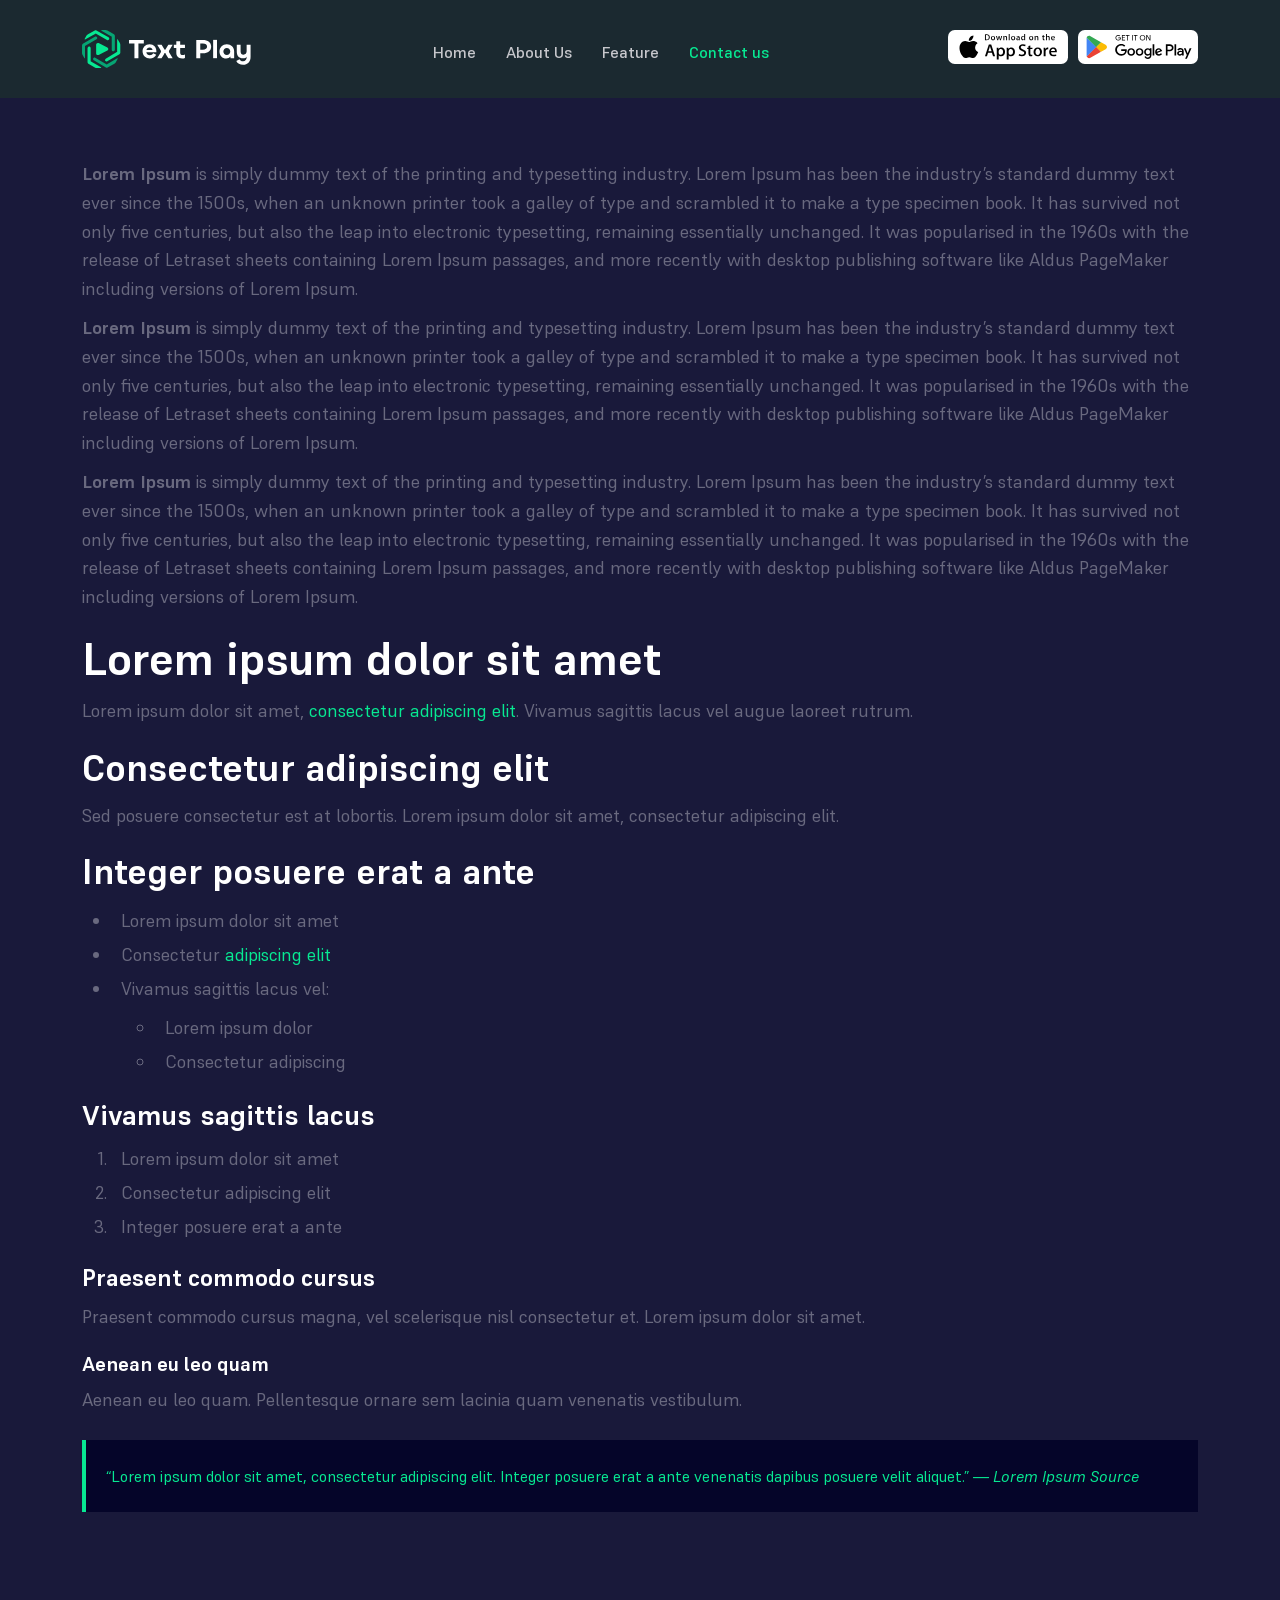
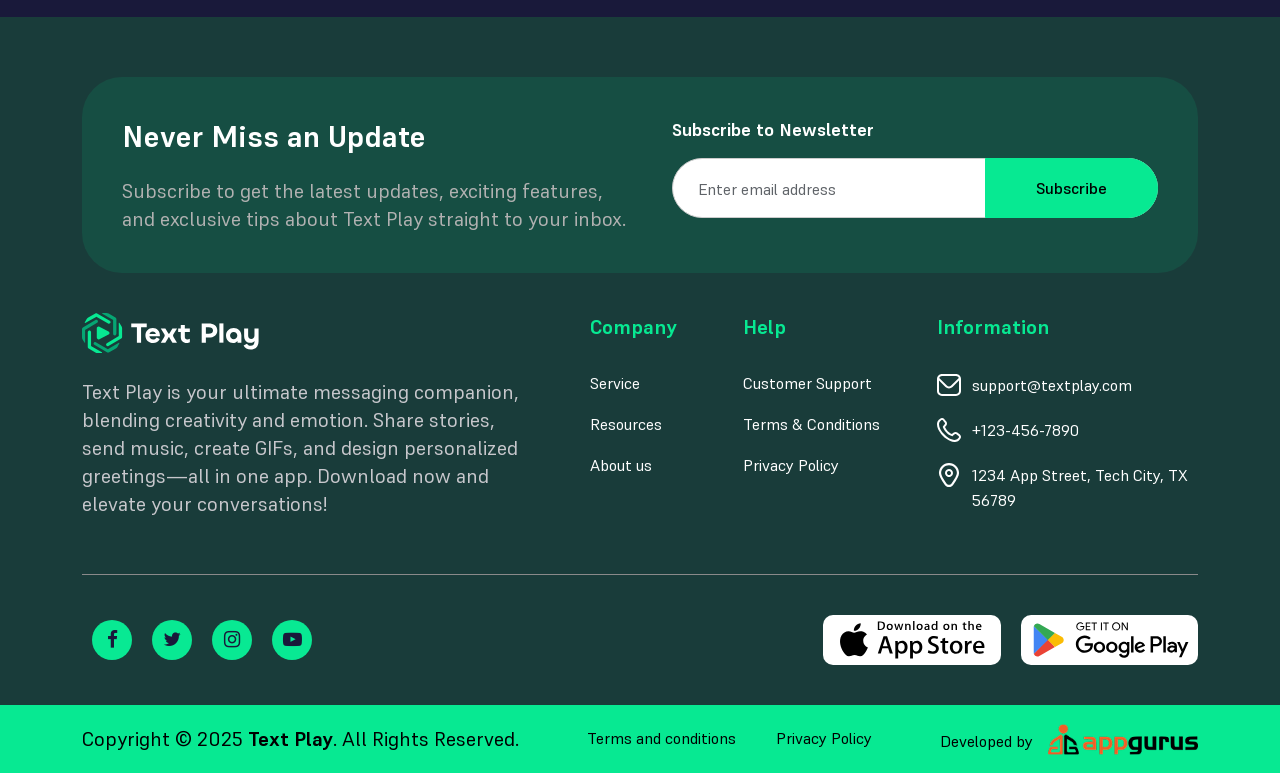
<file: default-page-tp.html>
<!DOCTYPE html>
<html>

<head>
    <meta charset="utf-8">
    <meta http-equiv="X-UA-Compatible" content="IE=edge">
    <meta name="viewport" content="width=device-width, initial-scale=1, user-scalable=no">

    <title>Text Play</title>

    <!-- ================ /GOOGLE FONT EOC =================== -->
    <link rel="icon" type="image/x-icon" href="assets/images/favicon.png">
    <link href="assets/font/font-awesome/css/font-awesome.min.css" rel="stylesheet" type="text/css">
    <!-- ================ /GOOGLE FONT EOC =================== -->

    <!-- =================== /WEB CSS BOC ==================== -->
    <link rel="stylesheet" type="text/css" href="./assets/css/bootstrap-5.0.2/css/bootstrap.min.css">
    <link rel="stylesheet" type="text/css" href="./assets/font/supreme/stylesheet.css">
    <link rel="stylesheet" type="text/css" href="./assets/css/animations.css">
    <link rel="stylesheet" type="text/css" href="./assets/css/slick.min.css">
    <link rel="stylesheet" type="text/css" href="./assets/css/style.css">
    <link rel="stylesheet" type="text/css" href="./assets/css/media.css">

    <!-- =================== /WEB CSS EOC ==================== -->

    <style>
        .default-page-sec{background: #19193a;padding:160px 0px 80px;}
        .default-page-sec h1{font-size:46px;}
        .default-page-sec h2{font-size:38px;}
        .default-page-sec h3{font-size:36px;}
        .default-page-sec h4{font-size:28px;}
        .default-page-sec h5{font-size:24px;}
        .default-page-sec h6{font-size:20px;}
        .default-page-sec h1,.default-page-sec h2,.default-page-sec h3,.default-page-sec h4,.default-page-sec h5,.default-page-sec h6{line-height:1.2;font-weight:700;margin-bottom:10px;margin-top:20px;color: #ffffff;}
        .default-page-sec p{font-size:18px;line-height:1.6;font-weight:400;margin-bottom:10px;color: #69697F;}
        .default-page-sec a{color:#07E992}
        .default-page-sec ol{list-style-type:decimal;margin:15px 0px 25px;padding-left:0px;}
        .default-page-sec ul{list-style:disc;margin:15px 0px 25px;padding-left:0px;}
        .default-page-sec li{margin-bottom:10px;margin-left:30px;padding-left:.5em;font-size:18px;color:#69697F;line-height:24px;font-weight:400;}
        .default-page-sec ol ol{list-style:upper-roman;padding-left:10px;}
        .default-page-sec ol ol ol{list-style:lower-alpha;}
        .default-page-sec ul ul{list-style:circle;padding-left:10px;}
        .default-page-sec ul ul li{margin-left:25px;}
        .default-page-sec ul ol li::marker{font-size:unset;}
        .default-page-sec blockquote{max-width:100%;text-align:left;margin:25px 0px;padding:25px 20px;font-size:16px;font-weight:400;line-height:1.4;color:#07E992;background:#050529;border-left:4px solid #07E992;}
        .default-page-sec b,.default-page-sec strong{font-weight:700}
        .default-page-sec img{max-width:100%;height:auto;position:relative;}
        @media (max-width:1199px){
          .default-page-sec h1{font-size:40px;}
          .default-page-sec h2{font-size:32px;}
          .default-page-sec h3{font-size:26px;}
          .default-page-sec h4{font-size:24px;}
          .default-page-sec h5{font-size:22px;}
          .default-page-sec h6{font-size:18px;}
          .default-page-sec p{font-size:16px;}
          .default-page-sec li{font-size:15px;}
          .default-page-sec ul li a{font-size:15px;}
          .default-page-sec{padding:100px 0px 60px;}
        }
        @media (max-width:767px){
          .default-page-sec h1{font-size:34px;}
          .default-page-sec h2{font-size:28px;}
          .default-page-sec h3{font-size:24px;}
          .default-page-sec h4{font-size:22px;}
          .default-page-sec h5{font-size:20px;}
          .default-page-sec h6{font-size:16px;}
          .default-page-sec p{font-size:14px;}
          .default-page-sec li{font-size:14px;}
          .default-page-sec ul li a{font-size:14px;}
          .default-page-sec{padding:100px 0px 60px;}
        }
        @media (max-width:481px){
          .default-page-sec h1{font-size:28px;}
          .default-page-sec h2{font-size:24px;}
          .default-page-sec h3{font-size:22px;}
          .default-page-sec h4{font-size:20px;}
          .default-page-sec h5{font-size:18px;}
          .default-page-sec h6{font-size:14px;}
        }

        

      </style>

</head>

<body id="home" class="contact-us">

    <!-- ====== /WRAPPER BOC ====== -->
    <div class="page-wrapper ">
        <!-- header start -->
        <header class="site-header">
            <div class="header-main nav-area">
                <div class="header-inner-main">
                    <div class="container">
                        <div class="navbar-container">

                            <nav class="navbar navbar-dark navbar-expand-lg">
                                <div class="header-logo">
                                    <a href="#"><img src="assets/images/logo.svg" alt="header-logo"></a>
                                </div>
                                <div class="header-inner d-flex">
                                    <div class="header-right">
                                        <button class="navbar-toggler collapsed" type="button" data-bs-toggle="collapse"
                                            data-bs-target="#navbarNavDropdown" aria-controls="navbarNavDropdown"
                                            aria-expanded="false" aria-label="Toggle navigation">
                                            <span class="icon-bar"></span>
                                            <span class="icon-bar"></span>
                                            <span class="icon-bar"></span>
                                        </button>

                                        <div class="collapse header-menu navbar-collapse " id="navbarNavDropdown">
                                            <div class="header-menu-inner">
                                                <ul class="navbar-nav" id="menu-center">

                                                    <li class="nav-item">
                                                        <a href="index.html">Home</a>
                                                    </li>

                                                    <li class="nav-item ">
                                                        <a href="about-us.html">About Us</a>
                                                    </li>

                                                    <li class="nav-item">
                                                        <a href="javascript:void(0)">Feature</a>
                                                    </li>

                                                    <li class="nav-item">
                                                        <a href="contact-us.html" class=" active">Contact us</a>
                                                    </li>


                                                </ul>

                                                <div class="header-btn">
                                                    <div class="app-link-main">
                                                        <a href="#" class="app-img-wp"><img
                                                                src="assets/images/app-strore.svg" alt="#"></a>
                                                        <a href="#" class="app-img-wp"><img
                                                                src="assets/images/google-pay.svg" alt="#"></a>
                                                    </div>
                                                </div>

                                            </div>
                                        </div>
                                    </div>
                                </div>
                            </nav>
                        </div>
                    </div>
                </div>
            </div>
        </header>
        <!-- header End -->

        <!-- Content Start -->

        <section class="default-page-sec">
  
            <div class="container">
              
          <p><strong>Lorem Ipsum</strong>&nbsp;is simply dummy text of the printing and typesetting industry. Lorem Ipsum has been the industry’s standard dummy text ever since the 1500s, when an unknown printer took a galley of type and scrambled it to make a type specimen book. It has survived not only five centuries, but also the leap into electronic typesetting, remaining essentially unchanged. It was popularised in the 1960s with the release of Letraset sheets containing Lorem Ipsum passages, and more recently with desktop publishing software like Aldus PageMaker including versions of Lorem Ipsum.</p>



          <p><strong>Lorem Ipsum</strong>&nbsp;is simply dummy text of the printing and typesetting industry. Lorem Ipsum has been the industry’s standard dummy text ever since the 1500s, when an unknown printer took a galley of type and scrambled it to make a type specimen book. It has survived not only five centuries, but also the leap into electronic typesetting, remaining essentially unchanged. It was popularised in the 1960s with the release of Letraset sheets containing Lorem Ipsum passages, and more recently with desktop publishing software like Aldus PageMaker including versions of Lorem Ipsum.</p>



          <p><strong>Lorem Ipsum</strong>&nbsp;is simply dummy text of the printing and typesetting industry. Lorem Ipsum has been the industry’s standard dummy text ever since the 1500s, when an unknown printer took a galley of type and scrambled it to make a type specimen book. It has survived not only five centuries, but also the leap into electronic typesetting, remaining essentially unchanged. It was popularised in the 1960s with the release of Letraset sheets containing Lorem Ipsum passages, and more recently with desktop publishing software like Aldus PageMaker including versions of Lorem Ipsum.</p>

          <h1>Lorem ipsum dolor sit amet</h1>
            <p>
              Lorem ipsum dolor sit amet, <a href="#">consectetur adipiscing elit</a>. Vivamus sagittis lacus vel augue laoreet rutrum.
            </p>

            <h2>Consectetur adipiscing elit</h2>
            <p>
              Sed posuere consectetur est at lobortis. Lorem ipsum dolor sit amet, consectetur adipiscing elit.
            </p>

            <h3>Integer posuere erat a ante</h3>
            <ul>
              <li>Lorem ipsum dolor sit amet</li>
              <li>Consectetur <a href="#">adipiscing elit</a></li>
              <li>
                Vivamus sagittis lacus vel:
                <ul>
                  <li>Lorem ipsum dolor</li>
                  <li>Consectetur adipiscing</li>
                </ul>
              </li>
            </ul>

            <h4>Vivamus sagittis lacus</h4>
            <ol>
              <li>Lorem ipsum dolor sit amet</li>
              <li>Consectetur adipiscing elit</li>
              <li>Integer posuere erat a ante</li>
            </ol>

            <h5>Praesent commodo cursus</h5>
            <p>
              Praesent commodo cursus magna, vel scelerisque nisl consectetur et. Lorem ipsum dolor sit amet.
            </p>

            <h6>Aenean eu leo quam</h6>
            <p>
              Aenean eu leo quam. Pellentesque ornare sem lacinia quam venenatis vestibulum.
            </p>

            <blockquote>
              “Lorem ipsum dolor sit amet, consectetur adipiscing elit. Integer posuere erat a ante venenatis dapibus posuere velit aliquet.”
              <cite>— Lorem Ipsum Source</cite>
            </blockquote>




            </div>

          </section>


        <!-- Content End -->
    </div>
    <!--======FOOTER BOC======-->
    <footer>
        <div class="footer-main" id="contact">
            <div class="footer-wrap">
                <div class="container">
                    <div class="footer-wrap-top">
                        <div class="newsletter-main">
                            <div class="row">
                                <div class="col-lg-6 col-md-12 col-12 newsletter-left">
                                    <h4 class="white_text">Never Miss an Update</h4>
                                    <p class="font-20">Subscribe to get the latest updates, exciting features, and
                                        exclusive tips about Text Play straight to your inbox.</p>
                                </div>
                                <div class="col-lg-6 col-md-12 col-12 ">
                                    <div class="newsletter-right">
                                        <h4 class="white_text font-22 mb-3">Subscribe to Newsletter</h4>
                                        <div class="subscribe-main">
                                            <div class="subscribe-input">
                                                <input type="email" name="email" placeholder="Enter email address"
                                                    class="form-control">
                                                <button class="btn">Subscribe</button>
                                            </div>

                                        </div>
                                    </div>
                                </div>
                            </div>
                        </div>
                        <div class="footer-top">
                            <div class="row">
                                <div class="col-lg-5 col-md-6 col-sm-12 col-12">
                                    <div class="footer-logo-main">
                                        <div class="footer-logo ">
                                            <a href="#" class="footer-logo-link">
                                                <img src="assets/images/footer-logo.svg" alt="#">
                                            </a>
                                        </div>
                                        <p class="font-20">Text Play is your ultimate messaging companion, blending
                                            creativity and emotion. Share stories, send music, create GIFs, and design
                                            personalized greetings—all in one app. Download now and elevate your
                                            conversations!</p>
                                    </div>
                                </div>
                                <div class="col-lg-4 col-md-6 col-sm-12 col-12">
                                    <div class="new-footer-menu">
                                        <ul class="f-menu">
                                            <li><span class="f-menu-title">Company</span></li>
                                            <li><a href="#">Service</a></li>
                                            <li><a href="#">Resources</a></li>
                                            <li><a href="#">About us</a></li>
                                        </ul>

                                        <ul class="f-menu">
                                            <li><span class="f-menu-title">Help</span></li>
                                            <li><a href="#">Customer Support</a></li>
                                            <li><a href="#">Terms & Conditions</a></li>
                                            <li><a href="#">Privacy Policy</a></li>
                                        </ul>
                                    </div>
                                </div>
                                <div class="col-lg-3 col-md-6 col-sm-12 col-12">
                                    <div class="footer-info">
                                        <div class="footer-info-col">
                                            <div class="f-menu-title-wp"><span class="f-menu-title">Information</span>
                                            </div>
                                            <ul class="f-content-main">
                                                <li>
                                                    <span class="icon">
                                                        <svg width="24" height="24" viewBox="0 0 24 24" fill="none"
                                                            xmlns="http://www.w3.org/2000/svg">
                                                            <path
                                                                d="M19 1H5C3.6744 1.00159 2.40356 1.52888 1.46622 2.46622C0.528882 3.40356 0.00158786 4.6744 0 6L0 18C0.00158786 19.3256 0.528882 20.5964 1.46622 21.5338C2.40356 22.4711 3.6744 22.9984 5 23H19C20.3256 22.9984 21.5964 22.4711 22.5338 21.5338C23.4711 20.5964 23.9984 19.3256 24 18V6C23.9984 4.6744 23.4711 3.40356 22.5338 2.46622C21.5964 1.52888 20.3256 1.00159 19 1ZM5 3H19C19.5988 3.00118 20.1835 3.18151 20.679 3.5178C21.1744 3.85409 21.5579 4.33095 21.78 4.887L14.122 12.546C13.5584 13.1073 12.7954 13.4225 12 13.4225C11.2046 13.4225 10.4416 13.1073 9.878 12.546L2.22 4.887C2.44215 4.33095 2.82561 3.85409 3.32105 3.5178C3.81648 3.18151 4.40121 3.00118 5 3ZM19 21H5C4.20435 21 3.44129 20.6839 2.87868 20.1213C2.31607 19.5587 2 18.7956 2 18V7.5L8.464 13.96C9.40263 14.8963 10.6743 15.422 12 15.422C13.3257 15.422 14.5974 14.8963 15.536 13.96L22 7.5V18C22 18.7956 21.6839 19.5587 21.1213 20.1213C20.5587 20.6839 19.7956 21 19 21Z"
                                                                fill="white" />
                                                        </svg>
                                                    </span>
                                                    <span class="icon-text"><a
                                                            href="mailTo:support@textplay.com">support@textplay.com</a></span>
                                                </li>
                                                <li>
                                                    <span class="icon">
                                                        <svg width="24" height="24" viewBox="0 0 24 24" fill="none"
                                                            xmlns="http://www.w3.org/2000/svg">
                                                            <g clip-path="url(#clip0_2030_1203)">
                                                                <path
                                                                    d="M1.83005 1.82043L2.88005 0.91043C4.09005 -0.29957 6.05006 -0.29957 7.26006 0.91043C7.29006 0.94043 9.14006 3.35043 9.14006 3.35043C10.2801 4.55043 10.2801 6.44043 9.14006 7.63043L7.98005 9.09043C9.44006 12.4004 11.7101 14.6804 14.9101 16.0404L16.3701 14.8704C17.5601 13.7204 19.4601 13.7204 20.6501 14.8704C20.6501 14.8704 23.0601 16.7204 23.0901 16.7504C24.3001 17.9604 24.3001 19.9204 23.1401 21.0804L22.1401 22.2304C20.9901 23.3804 19.4401 24.0104 17.7601 24.0104C10.1201 24.0104 5.4359e-05 13.8804 5.4359e-05 6.25043C5.4359e-05 4.58043 0.630054 3.02043 1.83005 1.83043V1.82043ZM17.7601 22.0004C18.9001 22.0004 19.9501 21.5804 20.6701 20.8504L21.6701 19.7004C22.0801 19.2904 22.1001 18.6204 21.7101 18.1904C21.7101 18.1904 19.3201 16.3504 19.2901 16.3204C18.8801 15.9104 18.1601 15.9104 17.7401 16.3204C17.7101 16.3504 15.7001 17.9604 15.7001 17.9604C15.4201 18.1804 15.0501 18.2404 14.7201 18.1104C10.5801 16.5304 7.61005 13.5704 5.90005 9.30043C5.77005 8.97043 5.82005 8.59043 6.05005 8.30043C6.05005 8.30043 7.66006 6.28043 7.68006 6.26043C8.11006 5.83043 8.11006 5.14043 7.68006 4.71043C7.65006 4.68043 5.81005 2.29043 5.81005 2.29043C5.38005 1.90043 4.71005 1.91043 4.25005 2.37043L3.20006 3.28043C2.43006 4.05043 2.00005 5.10043 2.00005 6.24043C2.00005 13.2004 11.7701 22.0004 17.7601 22.0004Z"
                                                                    fill="white" />
                                                            </g>
                                                            <defs>
                                                                <clipPath id="clip0_2030_1203">
                                                                    <rect width="24" height="24" fill="white"
                                                                        transform="matrix(-1 0 0 1 24 0)" />
                                                                </clipPath>
                                                            </defs>
                                                        </svg>
                                                    </span>
                                                    <span class="icon-text">
                                                        <a href="tel:+123-456-7890">+123-456-7890</a>
                                                    </span>
                                                </li>
                                                <li>
                                                    <span class="icon">
                                                        <svg width="24" height="24" viewBox="0 0 24 24" fill="none"
                                                            xmlns="http://www.w3.org/2000/svg">
                                                            <g clip-path="url(#clip0_2030_1207)">
                                                                <path
                                                                    d="M12 6C11.2089 6 10.4355 6.2346 9.77772 6.67412C9.11993 7.11365 8.60723 7.73836 8.30448 8.46927C8.00173 9.20017 7.92252 10.0044 8.07686 10.7804C8.2312 11.5563 8.61216 12.269 9.17157 12.8284C9.73098 13.3878 10.4437 13.7688 11.2196 13.9231C11.9956 14.0775 12.7998 13.9983 13.5307 13.6955C14.2616 13.3928 14.8864 12.8801 15.3259 12.2223C15.7654 11.5645 16 10.7911 16 10C16 8.93913 15.5786 7.92172 14.8284 7.17157C14.0783 6.42143 13.0609 6 12 6ZM12 12C11.6044 12 11.2178 11.8827 10.8889 11.6629C10.56 11.4432 10.3036 11.1308 10.1522 10.7654C10.0009 10.3999 9.96126 9.99778 10.0384 9.60982C10.1156 9.22186 10.3061 8.86549 10.5858 8.58579C10.8655 8.30608 11.2219 8.1156 11.6098 8.03843C11.9978 7.96126 12.3999 8.00087 12.7654 8.15224C13.1308 8.30362 13.4432 8.55996 13.6629 8.88886C13.8827 9.21776 14 9.60444 14 10C14 10.5304 13.7893 11.0391 13.4142 11.4142C13.0391 11.7893 12.5304 12 12 12Z"
                                                                    fill="white" />
                                                                <path
                                                                    d="M12.0003 24.0001C11.1583 24.0044 10.3274 23.8069 9.57738 23.4241C8.82733 23.0413 8.17991 22.4844 7.68931 21.8C3.87831 16.543 1.94531 12.591 1.94531 10.053C1.94531 7.3863 3.00468 4.82877 4.89035 2.94309C6.77603 1.05741 9.33356 -0.00195312 12.0003 -0.00195312C14.6671 -0.00195312 17.2246 1.05741 19.1103 2.94309C20.9959 4.82877 22.0553 7.3863 22.0553 10.053C22.0553 12.591 20.1223 16.543 16.3113 21.8C15.8207 22.4844 15.1733 23.0413 14.4232 23.4241C13.6732 23.8069 12.8424 24.0044 12.0003 24.0001ZM12.0003 2.18105C9.91273 2.18343 7.91133 3.01377 6.43518 4.48992C4.95904 5.96606 4.12869 7.96746 4.12631 10.055C4.12631 12.065 6.01931 15.782 9.45531 20.5211C9.74701 20.9228 10.1297 21.2498 10.572 21.4753C11.0144 21.7008 11.5038 21.8183 12.0003 21.8183C12.4968 21.8183 12.9863 21.7008 13.4286 21.4753C13.8709 21.2498 14.2536 20.9228 14.5453 20.5211C17.9813 15.782 19.8743 12.065 19.8743 10.055C19.8719 7.96746 19.0416 5.96606 17.5654 4.48992C16.0893 3.01377 14.0879 2.18343 12.0003 2.18105Z"
                                                                    fill="white" />
                                                            </g>
                                                            <defs>
                                                                <clipPath id="clip0_2030_1207">
                                                                    <rect width="24" height="24" fill="white" />
                                                                </clipPath>
                                                            </defs>
                                                        </svg>
                                                    </span>
                                                    <span class="icon-text">
                                                        <span class="address">1234 App Street, Tech City, TX
                                                            56789</span>
                                                    </span>
                                                </li>
                                            </ul>
                                        </div>
                                    </div>
                                </div>
                            </div>
                        </div>
                    </div>
                    <div class="footer-wrap-botom">
                        <div class="social-links-wp">
                            <div class="social-media">
                                <ul class="social-link">
                                    <li>
                                        <a href="#" class="social-icon">
                                            <i class="fa fa-facebook" aria-hidden="true"></i>
                                        </a>
                                    </li>
                                    <li>
                                        <a href="#" class="social-icon">
                                            <i class="fa fa-twitter" aria-hidden="true"></i>
                                        </a>
                                    </li>
                                    <li>
                                        <a href="#" class="social-icon">
                                            <i class="fa fa-instagram" aria-hidden="true"></i>
                                        </a>
                                    </li>
                                    <li>
                                        <a href="#" class="social-icon">
                                            <i class="fa fa-youtube-play" aria-hidden="true"></i>
                                        </a>
                                    </li>
                                </ul>
                            </div>
                        </div>
                        <div class="footer-btn">
                            <div class="app-link-main">
                                <a href="#" class="app-img-wp"><img src="assets/images/app-strore.svg" alt="#"></a>
                                <a href="#" class="app-img-wp"><img src="assets/images/google-pay.svg" alt="#"></a>
                            </div>
                        </div>
                    </div>
                </div>
            </div>

            <div class="footer-copyright">
                <div class="container">
                    <div class="footer-text">
                        <div class="footer-left">
                            <p class="black_text font-20 mb-0">Copyright © 2025 <strong>Text Play</strong>. All Rights
                                Reserved.</p>
                        </div>
                        <div class="footer-center">
                            <div class="footer-b-link">
                                <ul class="d-flex align-items-center">
                                    <li><a href="#">Terms and conditions</a> </li>
                                    <li><a href="#">Privacy Policy</a> </li>
                                </ul>
                            </div>
                        </div>
                        <div class="footer-right">
                            <h5>Developed by</h5>
                            <div class="developed-by-img"><a href="https://www.appgurus.com.au/" target="_blank"><img
                                        src="assets/images/appguruslogo.png" alt="appgurus"></a></div>
                        </div>
                    </div>
                </div>
            </div>
        </div>
    </footer>
    <!-- ====== FOOTER End ====== -->







</body>
<script type="text/javascript" src="./assets/js/jquery-3.6.0/jquery.min.js"></script>
<script type="text/javascript" src="./assets/js/bootstrap-5.0.2/js/bootstrap.min.js"></script>
<script type="text/javascript" src="./assets/js/css3-animate-it.js"></script>
<script type="text/javascript" src="./assets/js/slick.min.js"></script>
<script type="text/javascript" src="./assets/js/custom.js"></script>



</html>
</file>
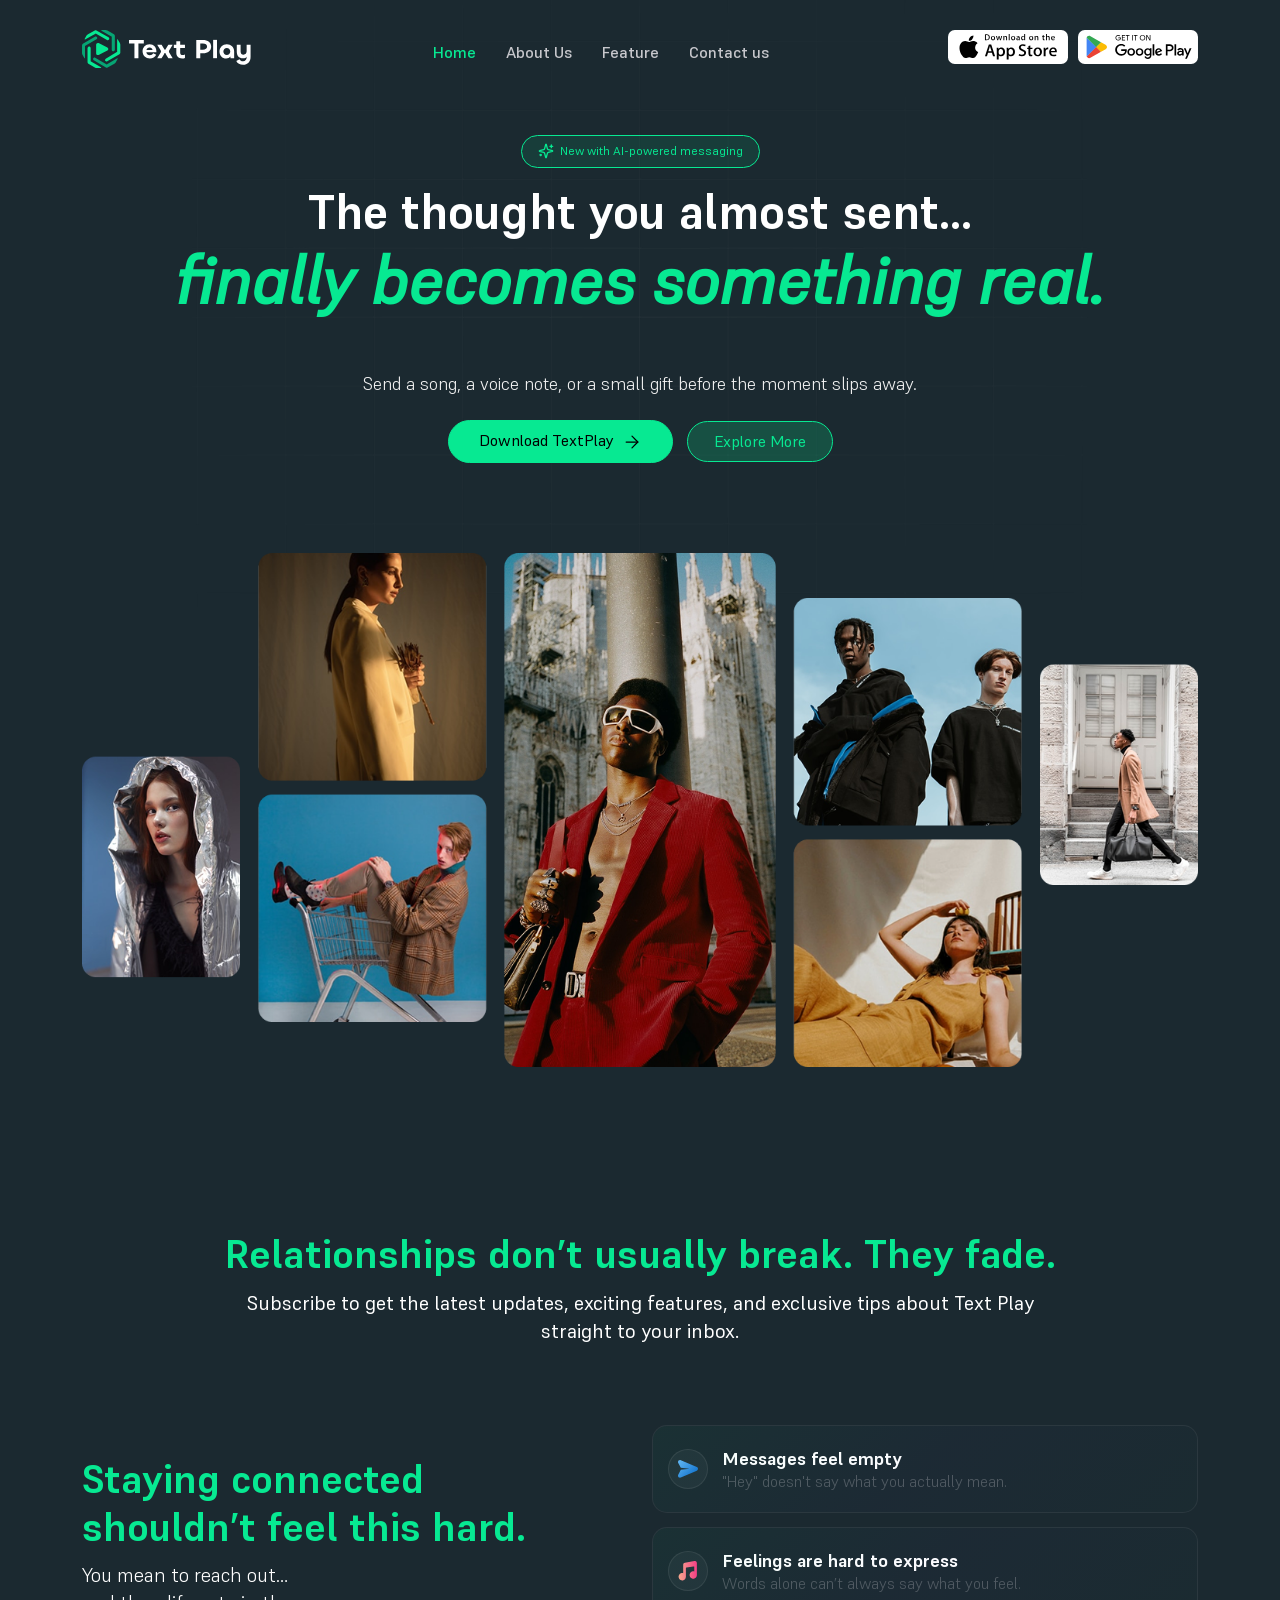
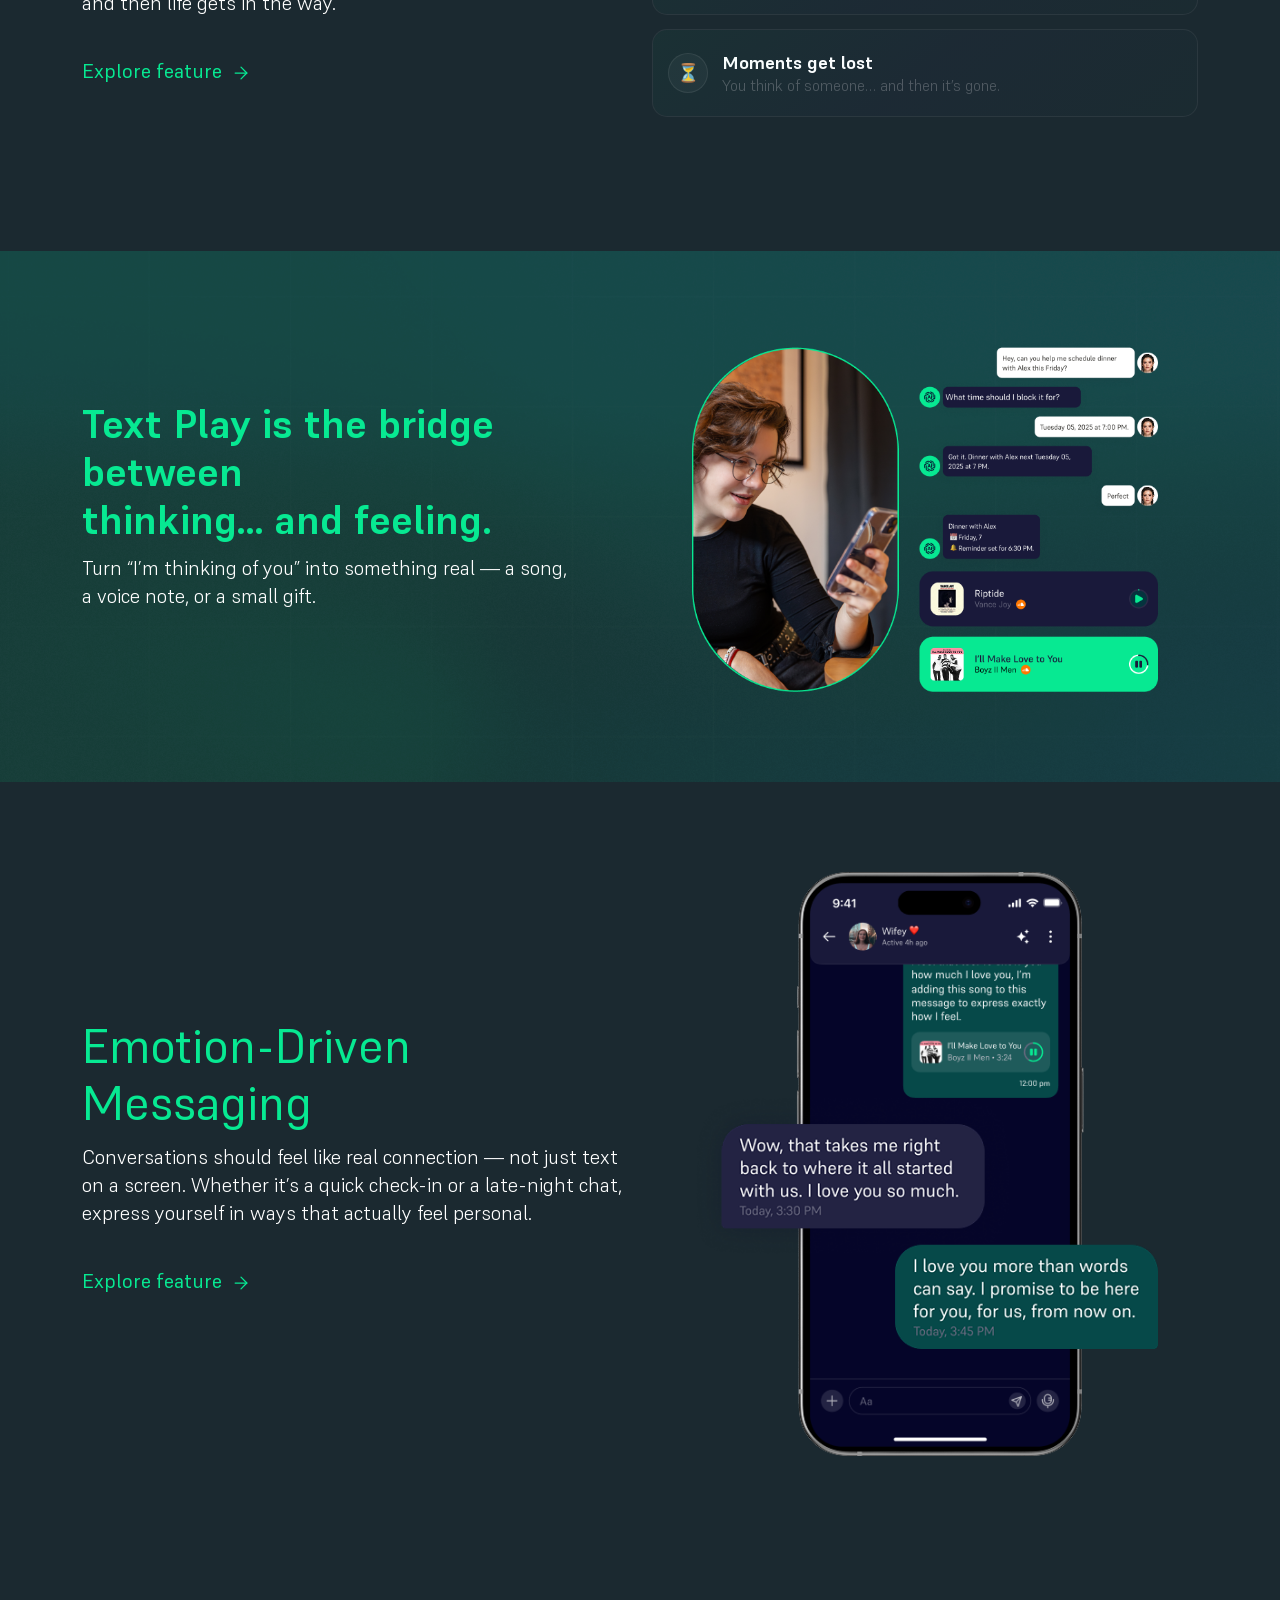
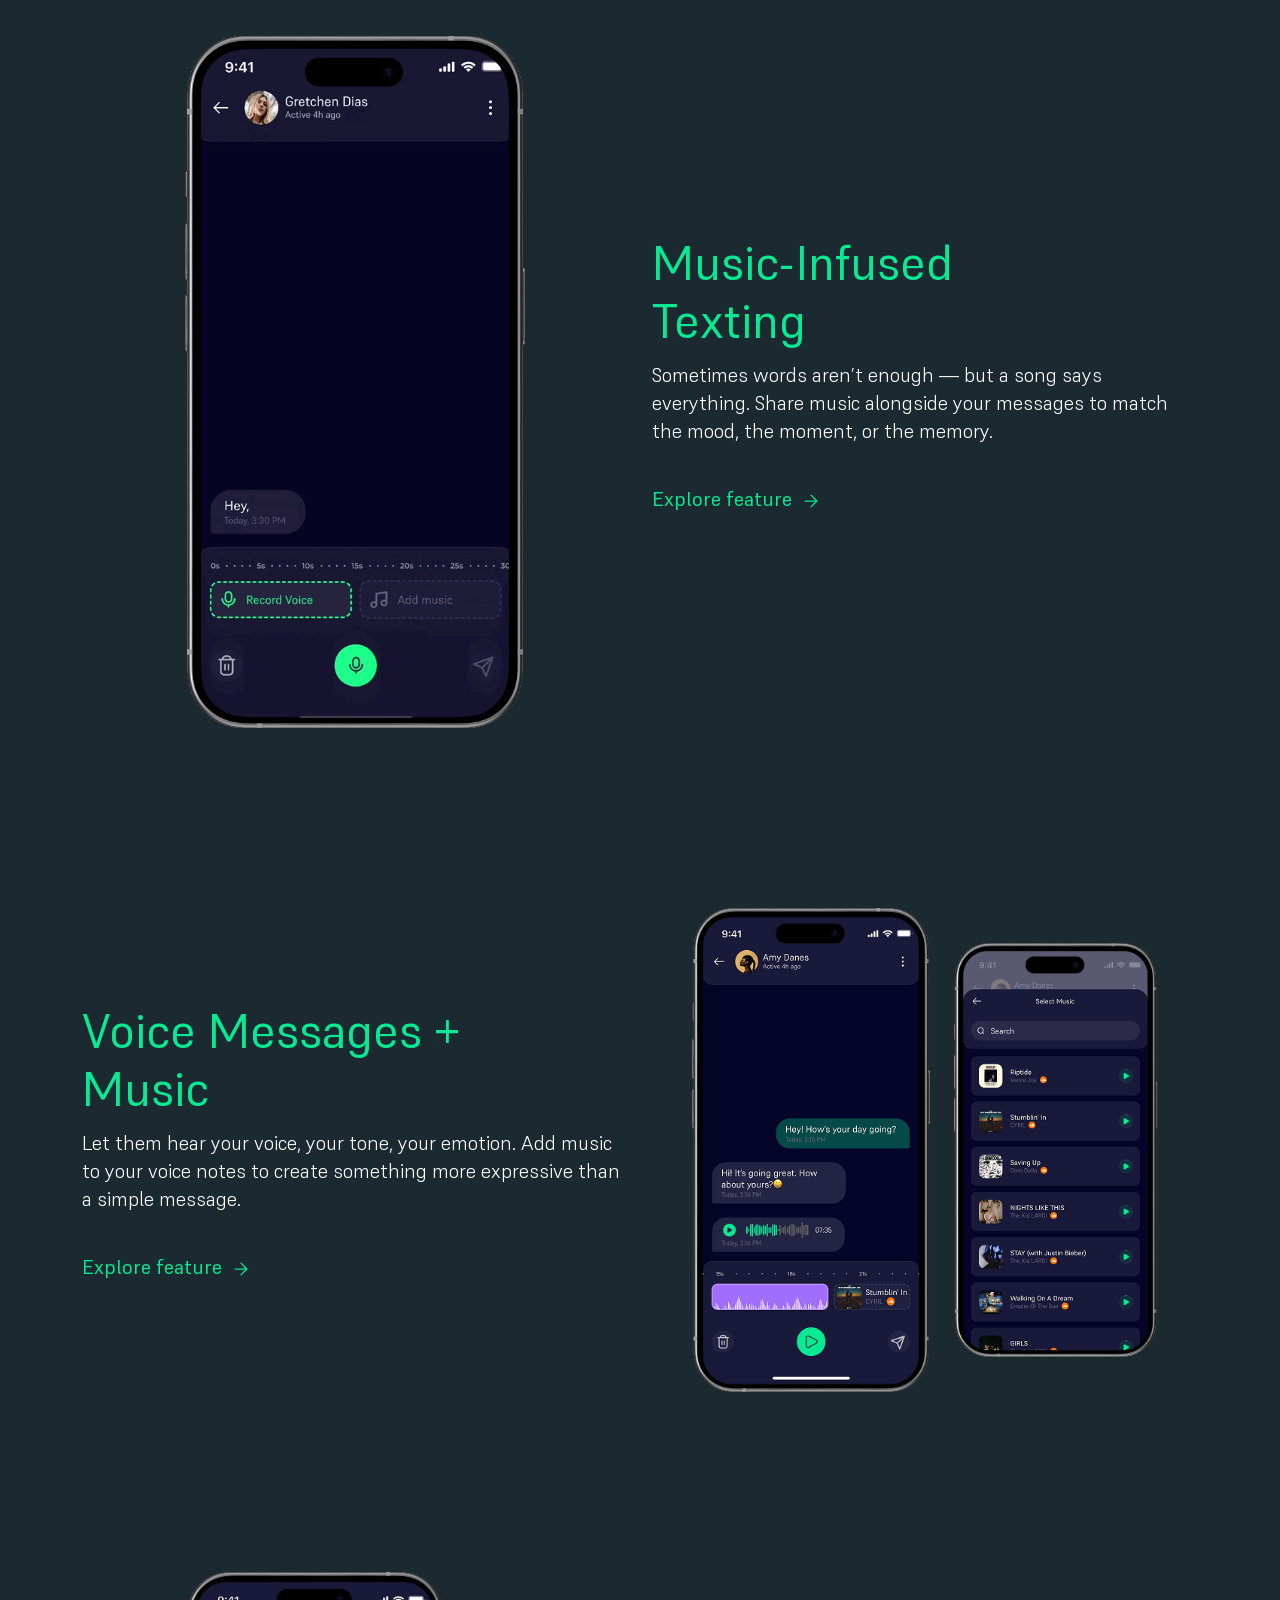
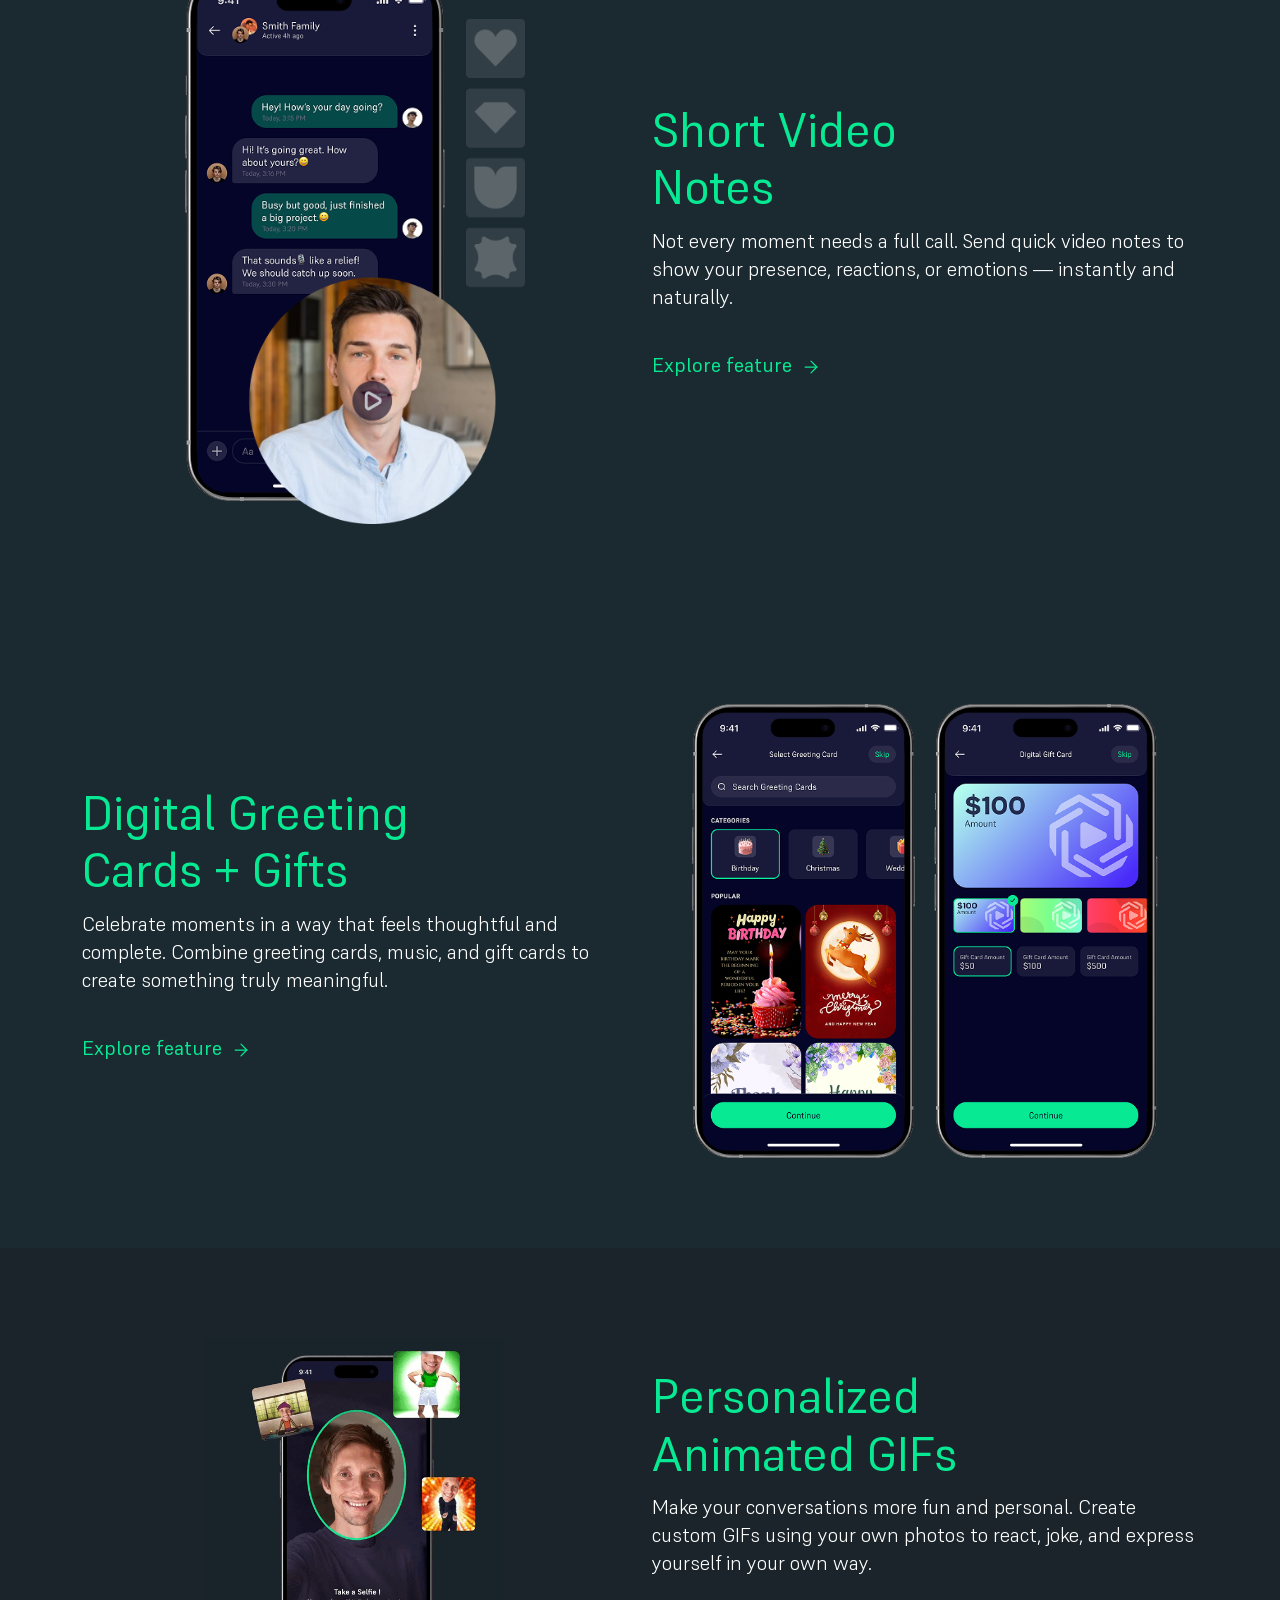
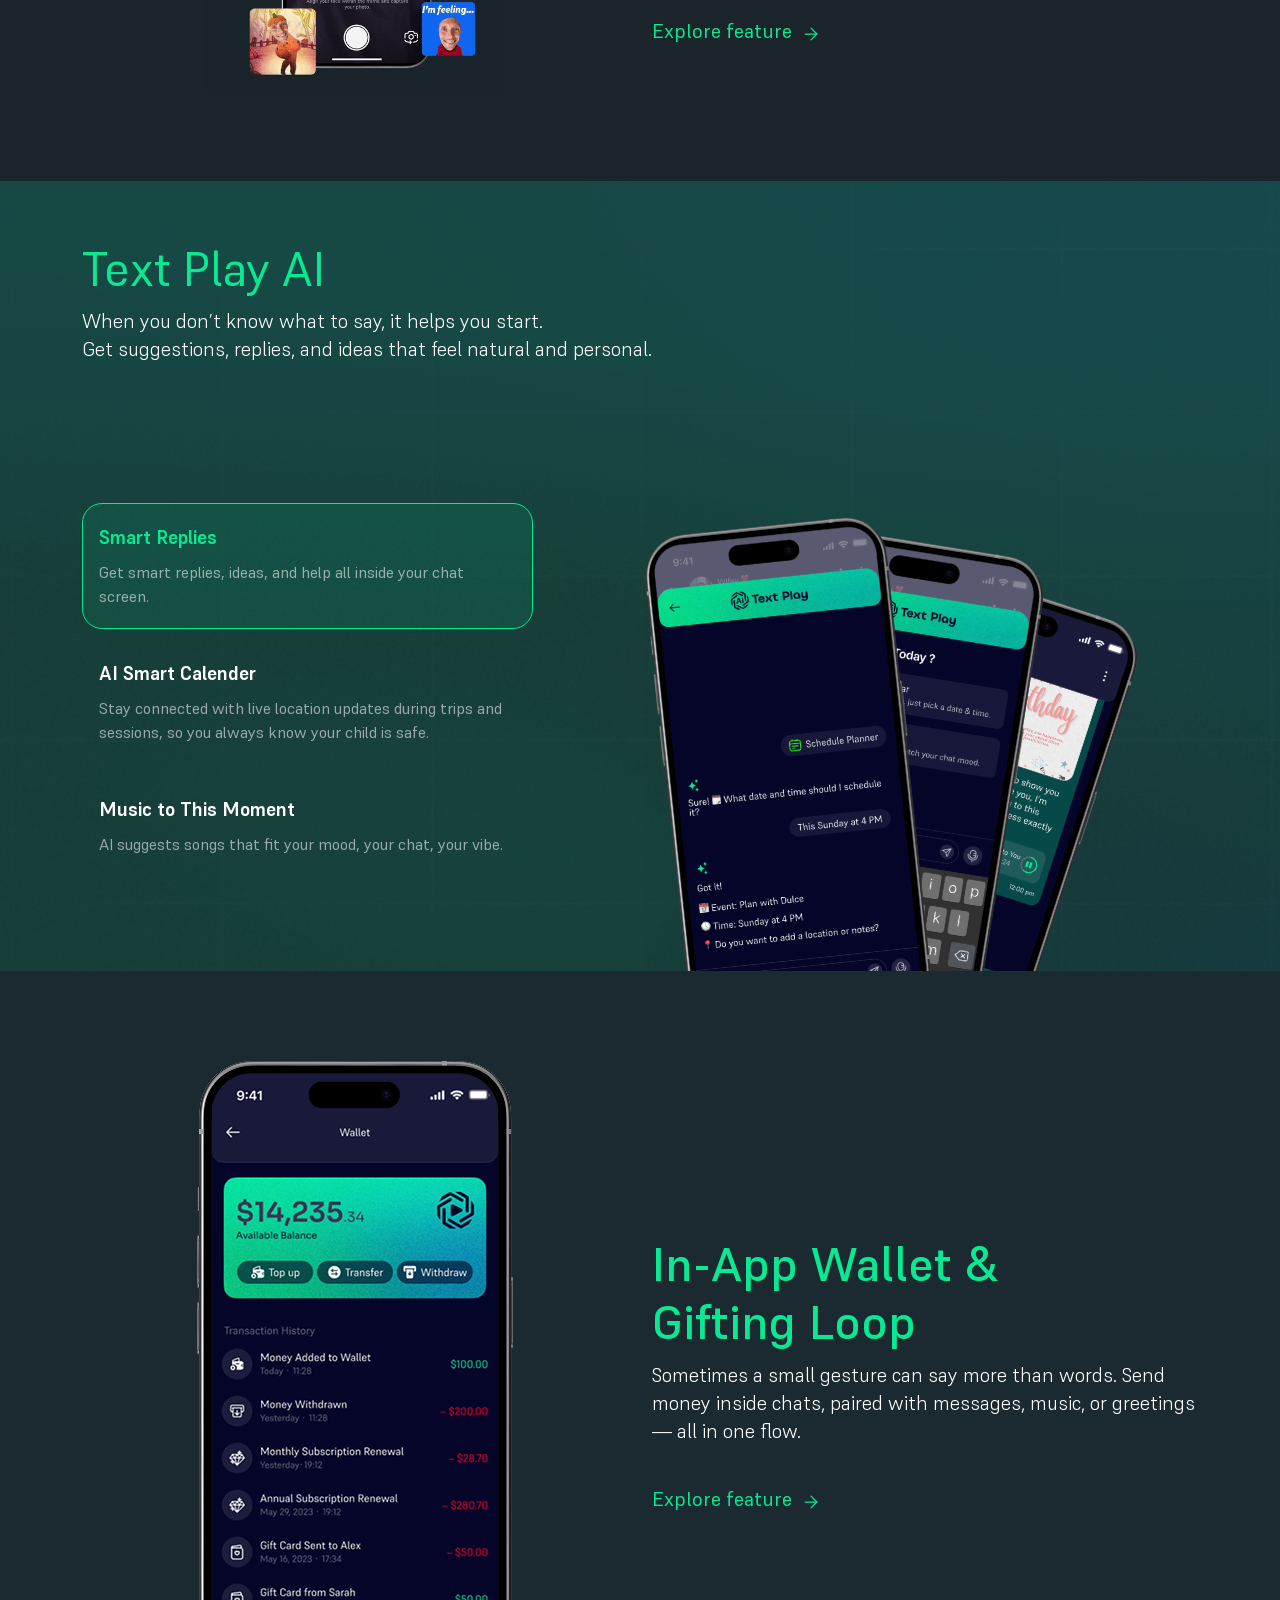
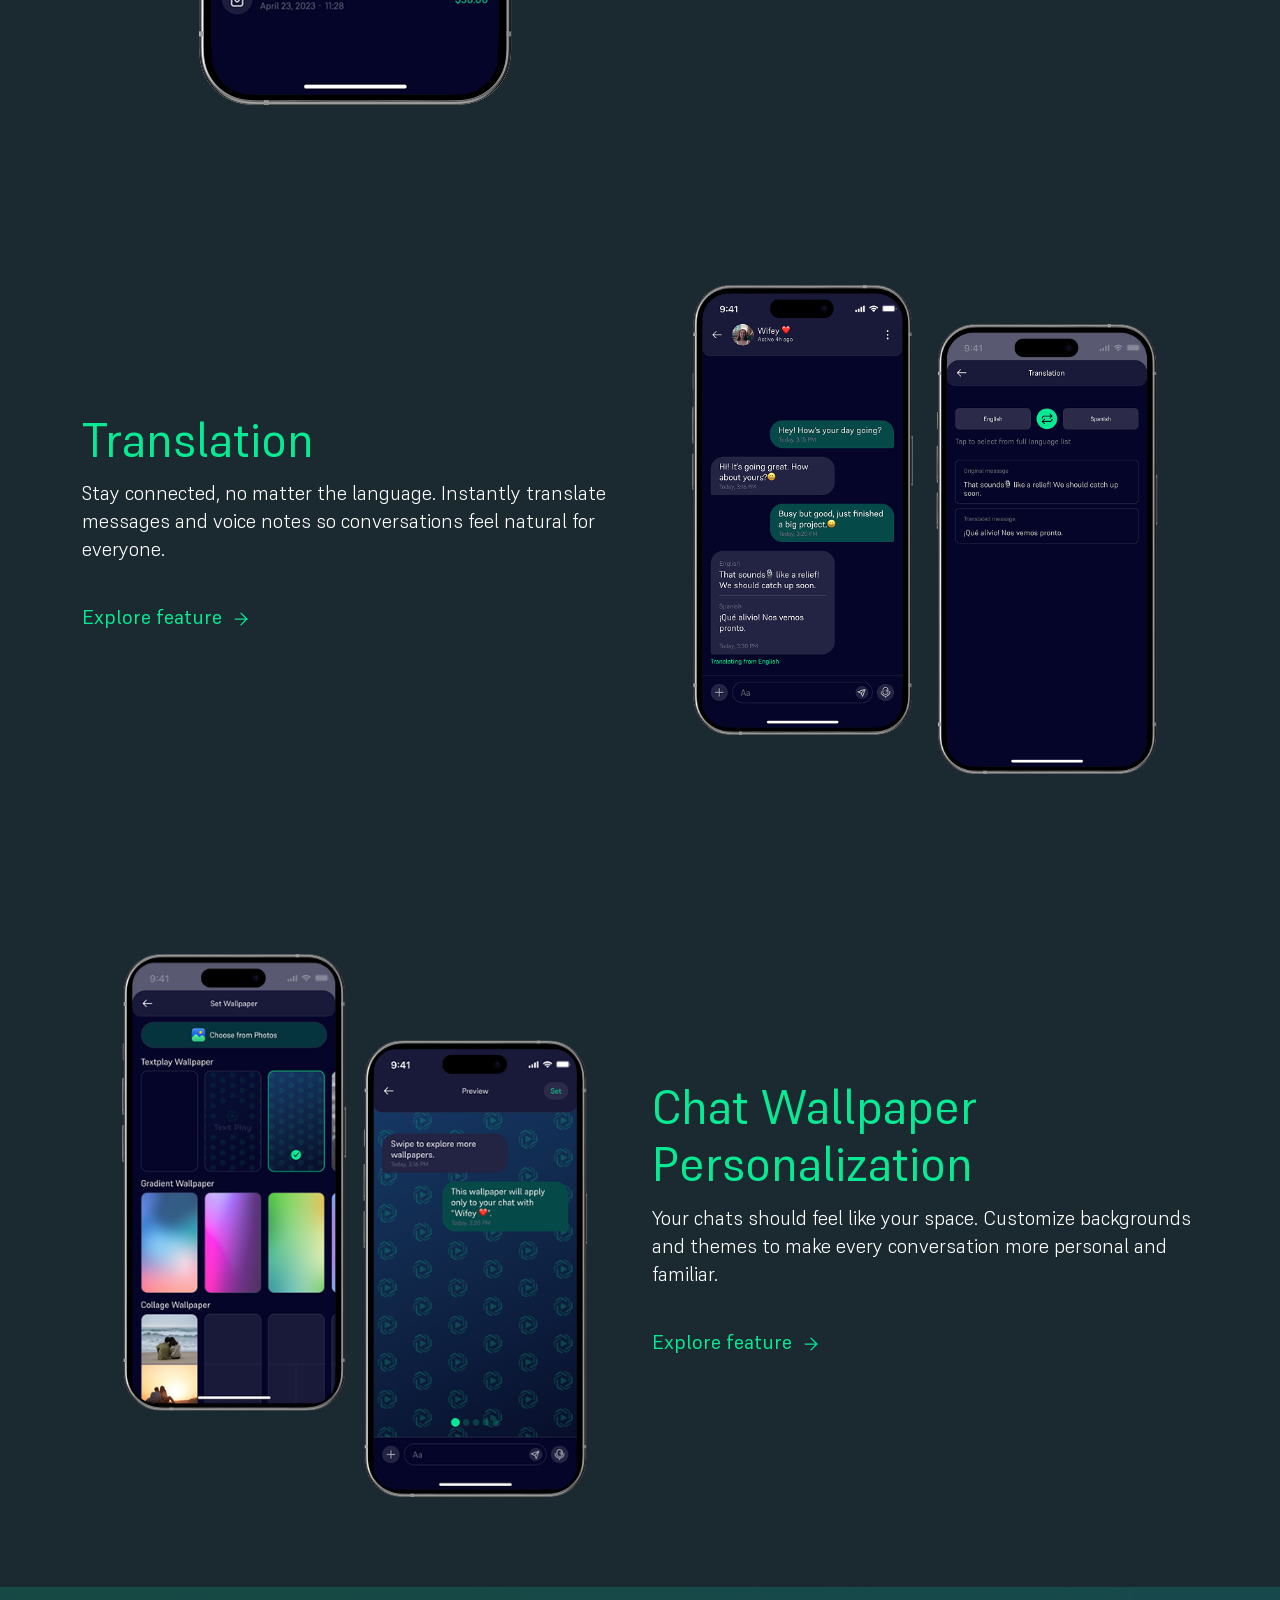
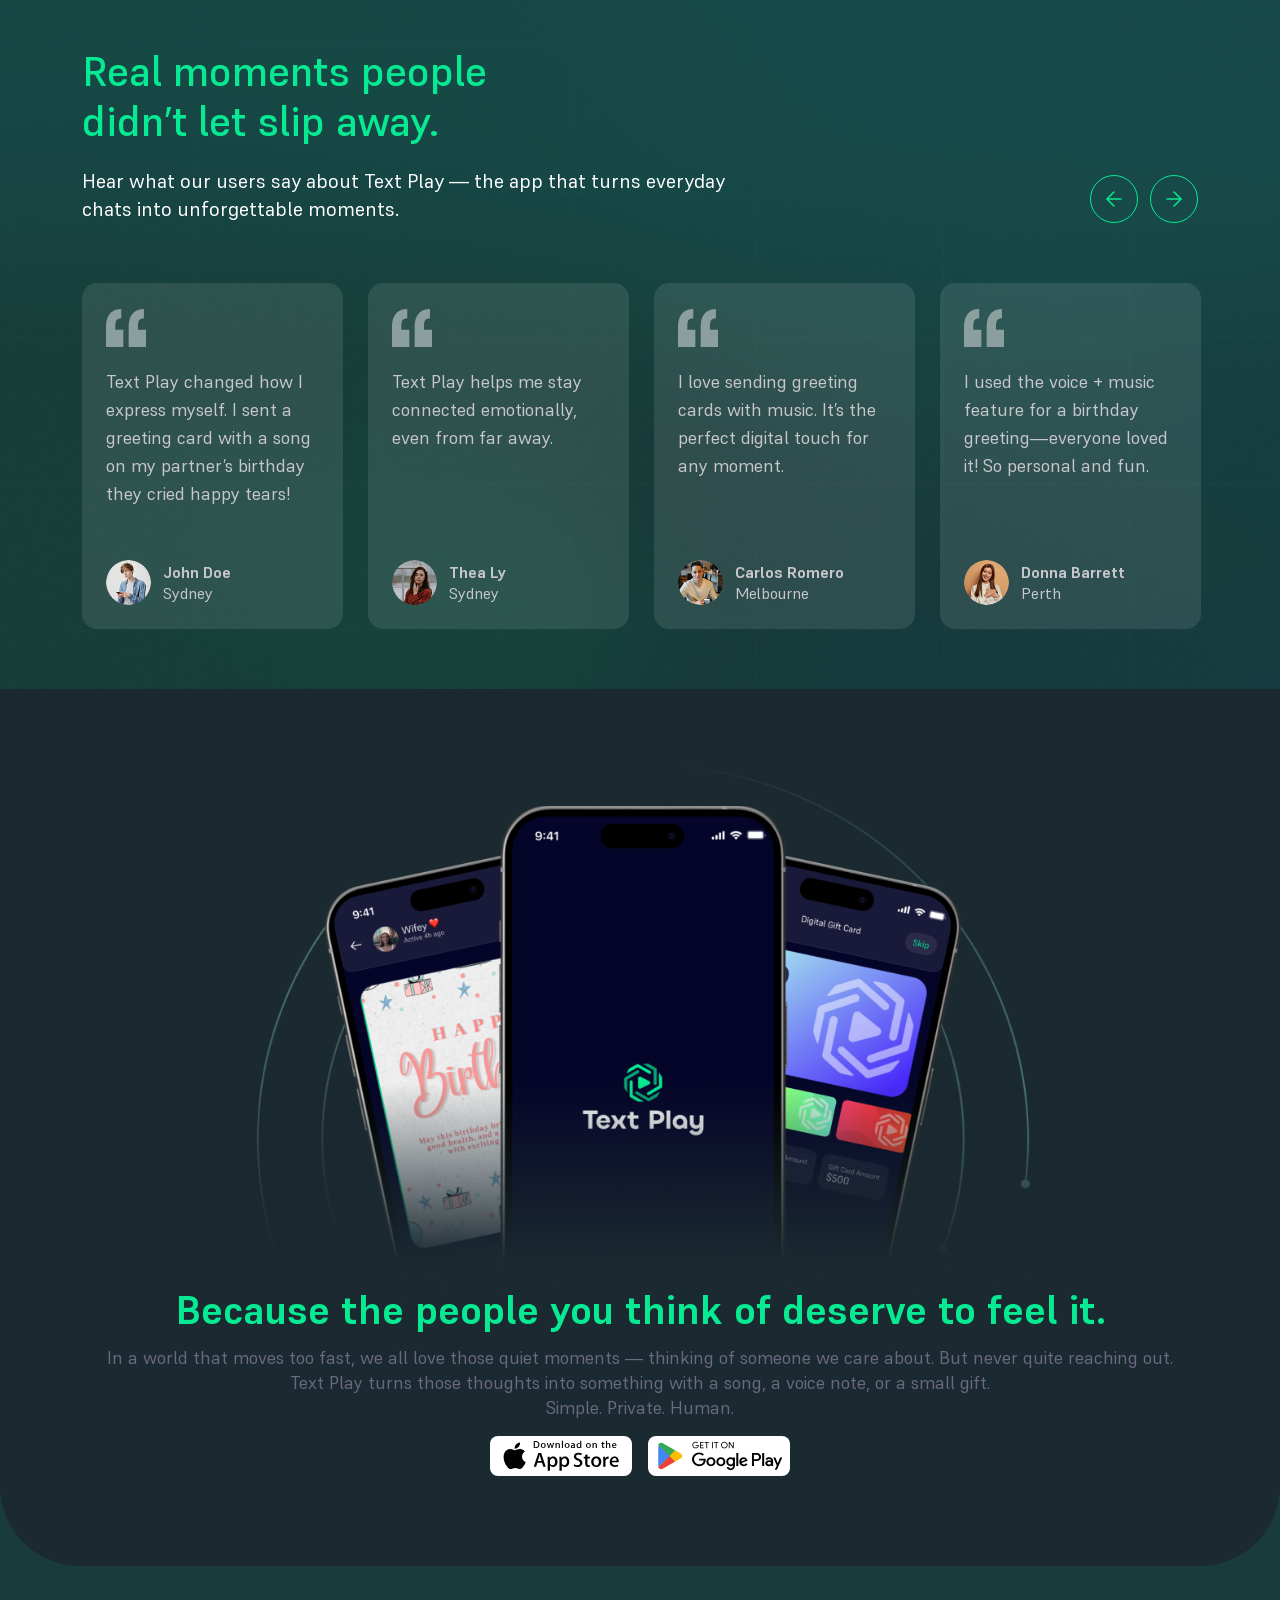
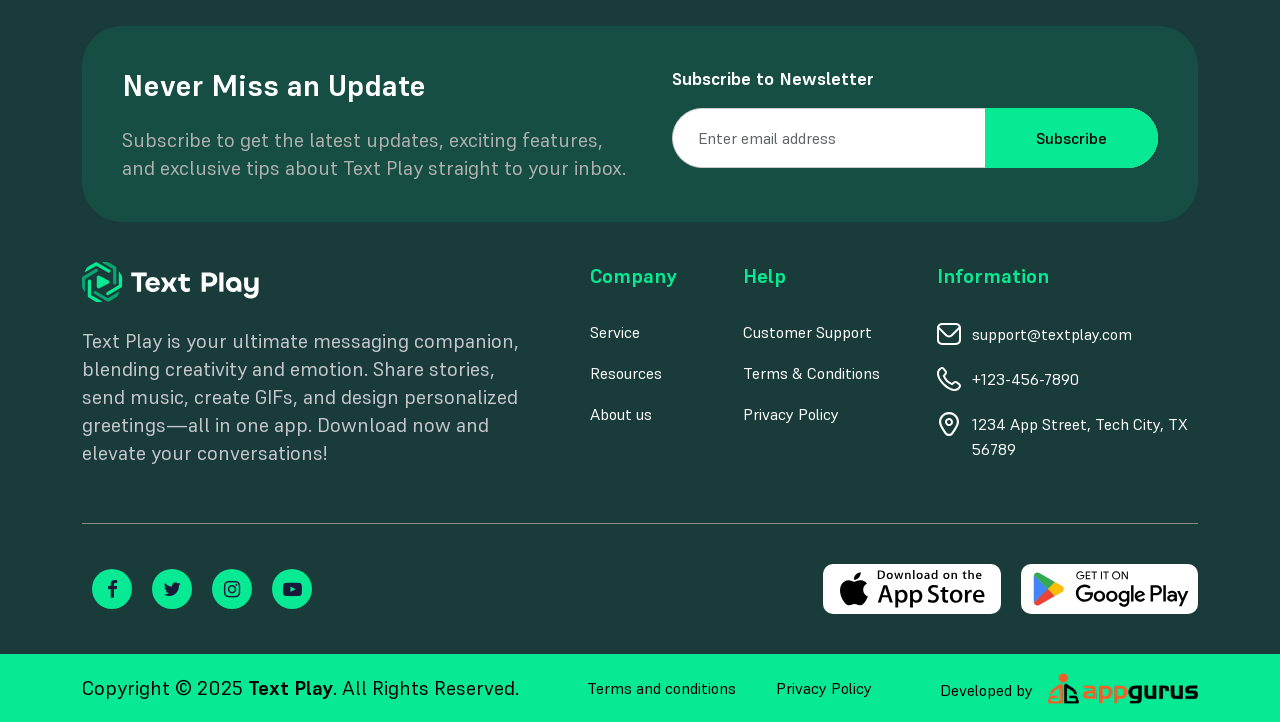
<file: oldgif.html>
<!DOCTYPE html>
<html>

<head>
    <meta charset="utf-8">
    <meta http-equiv="X-UA-Compatible" content="IE=edge">
    <meta name="viewport" content="width=device-width, initial-scale=1, user-scalable=no">

    <title>Text Play</title>

    <!-- ================ /GOOGLE FONT EOC =================== -->
    <link rel="icon" type="image/x-icon" href="assets/images/favicon.png">
    <link href="assets/font/font-awesome/css/font-awesome.min.css" rel="stylesheet" type="text/css">
    <!-- ================ /GOOGLE FONT EOC =================== -->

    <!-- =================== /WEB CSS BOC ==================== -->
    <link rel="stylesheet" type="text/css" href="./assets/css/bootstrap-5.0.2/css/bootstrap.min.css">
    <link rel="stylesheet" type="text/css" href="./assets/font/supreme/stylesheet.css">
    <link rel="stylesheet" type="text/css" href="./assets/css/animations.css">
    <link rel="stylesheet" type="text/css" href="./assets/css/slick.min.css">
    <link rel="stylesheet" type="text/css" href="./assets/css/style.css">
    <link rel="stylesheet" type="text/css" href="./assets/css/media.css">

    <!-- =================== /WEB CSS EOC ==================== -->

</head>

<body id="home" class="homePage">

    <!-- ====== /WRAPPER BOC ====== -->
    <div class="page-wrapper ">
        <!-- header start -->
        <header class="site-header">
            <div class="header-main nav-area">
                <div class="header-inner-main">
                    <div class="container">
                        <div class="navbar-container">

                            <nav class="navbar navbar-dark navbar-expand-lg">
                                <div class="header-logo">
                                    <a href="#"><img src="assets/images/logo.svg" alt="header-logo"></a>
                                </div>
                                <div class="header-inner d-flex">
                                    <div class="header-right">
                                        <button class="navbar-toggler collapsed" type="button" data-bs-toggle="collapse"
                                            data-bs-target="#navbarNavDropdown" aria-controls="navbarNavDropdown"
                                            aria-expanded="false" aria-label="Toggle navigation">
                                            <span class="icon-bar"></span>
                                            <span class="icon-bar"></span>
                                            <span class="icon-bar"></span>
                                        </button>

                                        <div class="collapse header-menu navbar-collapse " id="navbarNavDropdown">
                                            <div class="header-menu-inner">
                                                <ul class="navbar-nav" id="menu-center">

                                                    <li class="nav-item">
                                                        <a href="#home" class="scrollTosection active">Home</a>
                                                    </li>

                                                    <li class="nav-item ">
                                                        <a href="about-us.html" class="scrollTosection">About Us</a>
                                                    </li>

                                                    <li class="nav-item">
                                                        <a href="#features" class="scrollTosection">Feature</a>
                                                    </li>

                                                    <li class="nav-item">
                                                        <a href="./contact-us.html" class="scrollTosection">Contact
                                                            us</a>
                                                    </li>


                                                </ul>

                                                <div class="header-btn">
                                                    <div class="app-link-main">
                                                        <a href="#" class="app-img-wp"><img
                                                                src="assets/images/app-strore.svg" alt="#"></a>
                                                        <a href="#" class="app-img-wp"><img
                                                                src="assets/images/google-pay.svg" alt="#"></a>
                                                    </div>
                                                </div>

                                            </div>
                                        </div>
                                    </div>
                                </div>
                            </nav>
                        </div>
                    </div>
                </div>
            </div>
        </header>
        <!-- header End -->

        <!-- Content Start -->
        <!-- <div class="audio-song-main">
            <audio id="audio_song" autoplay="autoplay" loop="loop" src="assets/audio/againstallodds.mp3"
                type="audio/mpeg"></audio>
            <a class="audio-btn play-link" id="audio_song-btn"> <span class="play-link-text">play / pause</span> </a>
        </div> -->

        <section class="banner-sec v1">
            <div class="banner-wrap pb-0">
                <div class="container">
                    <div class="hero-wrapper-v1 text-center">
                        <div class="hero-top-v1">
                            <span class="badge-ai font-14"><img src="./assets/images/Sparkles.svg" alt="Sparkles">New
                                with AI-powered messaging</span>
                            <h1 class="hero-title-v1 theme_text mb-0">
                                <span class="h1 d-block text-white fst-normal font-bl mb-0">
                                    The thought you almost sent…
                                </span>
                                finally becomes something real.
                            </h1>
                        </div>
                        <div class="hero-bottom-v1">
                            <p class="font-22">Send a song, a voice note, or a small gift before the moment
                                slips away.</p>
                            <button class="btn btn-download">Download TextPlay
                                <svg class="btn_arrow ms-1" width="24" height="24" viewBox="0 0 24 24" fill="none"
                                    xmlns="http://www.w3.org/2000/svg">
                                    <path d="M5 12H19" stroke="black" stroke-width="1.5" stroke-linecap="round"
                                        stroke-linejoin="round" />
                                    <path d="M12 5L19 12L12 19" stroke="black" stroke-width="1.5" stroke-linecap="round"
                                        stroke-linejoin="round" />
                                </svg>
                            </button>
                            <button class="btn btn-border">Explore More</button>
                        </div>

                        <div class="h-bannerv1-img">
                            <img src="./assets/images/home-img/hero-bannerv1.png" alt="">

                            <!-- <div class="h-collage-grid">
                                <div class="h-col first">
                                    <div class="item">
                                        <img src="./assets/images/home-img/h-img1.png" alt="image">
                                    </div>
                                </div>

                                <div class="h-col sec ">

                                    <div class="item">
                                        <img src="./assets/images/home-img/h-img2.png" alt="image">
                                    </div>

                                    <div class="item">
                                        <img src="./assets/images/home-img/h-img3.png" alt="image">
                                    </div>

                                </div>

                                <div class="h-col third">
                                    <div class="item">
                                        <img src="./assets/images/home-img/h-img4.png" alt="image">
                                    </div>
                                </div>

                                <div class="h-col fourth">
                                    <div class="item">
                                        <img src="./assets/images/home-img/h-img5.png" alt="image">
                                    </div>
                                    <div class="item">
                                        <img src="./assets/images/home-img/h-img6.png" alt="image">
                                    </div>
                                </div>

                                <div class="h-col fifth">
                                    <div class="item">
                                        <img src="./assets/images/home-img/h-img7.png" alt="image">
                                    </div>
                                </div>
                            </div> -->
                        </div>
                    </div>

                </div>
            </div>
        </section>

        <section class="explore-feature padding-t-60 padding-b-60">
            <div class="container">

                <div class="section-title mx-auto text-center">
                    <h2 class="theme_text">Relationships don’t usually break. They fade.</h2>
                    <p class="mb-0 text-white font-20">Subscribe to get the latest updates, exciting features, and
                        exclusive tips about Text Play straight to your inbox.</p>
                </div>
                <div class="main-wrapper padding-t-60 padding-b-60">
                    <div class="row align-items-center">
                        <div class="col-lg-6">
                            <div class="content-left">
                                <h2 class="theme_text h2 mb-0">Staying connected <br>
                                    shouldn’t feel this hard.</h2>
                                <p class="font-20 text-white fw-light">You mean to reach out… <br>
                                    and then life gets in the way.</p>
                                <button class="btn btn-transparent ps-0">Explore feature
                                    <svg class="btn_arrow ms-1" width="24" height="24" viewBox="0 0 24 24" fill="none"
                                        xmlns="http://www.w3.org/2000/svg">
                                        <path d="M5 12H19" stroke="#07E992" stroke-width="1.5" stroke-linecap="round"
                                            stroke-linejoin="round" />
                                        <path d="M12 5L19 12L12 19" stroke="#07E992" stroke-width="1.5"
                                            stroke-linecap="round" stroke-linejoin="round" />
                                    </svg>
                                </button>

                            </div>
                        </div>
                        <div class="col-lg-6">
                            <div class="ef-items">
                                <div class="contact-item">
                                    <div class="ci-icon green"><img src="./assets/images/home-img/feel-empty.svg"
                                            alt="">
                                    </div>
                                    <div class="ci-text-bold">
                                        <h6>Messages feel empty</h6>
                                        <p>"Hey" doesn't say what you actually mean.</p>
                                    </div>
                                </div>
                                <div class="contact-item">
                                    <div class="ci-icon green"><img src="./assets/images/home-img/express.svg"
                                            alt="">
                                    </div>
                                    <div class="ci-text-bold">
                                        <h6>Feelings are hard to express</h6>
                                        <p>Words alone can’t always say what you feel.</p>
                                    </div>
                                </div>
                                <div class="contact-item">
                                    <div class="ci-icon green">⏳
                                    </div>
                                    <div class="ci-text-bold">
                                        <h6>Moments get lost</h6>
                                        <p>You think of someone… and then it’s gone.</p>
                                    </div>
                                </div>
                            </div>
                        </div>
                    </div>
                </div>
            </div>

        </section>

        <section class="bridge-between padding-t-60 padding-b-60">
            <div class="container">

                <div class="main-wrapper padding-t-30 padding-b-30">
                    <div class="row align-items-center">
                        <div class="col-lg-6">
                            <div class="content-left">
                                <h2 class="theme_text h2 mb-0">Text Play is the bridge between <br> thinking… and
                                    feeling.</h2>
                                <p class="font-20 text-white pe-lg-5 fw-light">Turn “I’m thinking of you” into something real — a song, a
                                    voice note, or a small gift.</p>
                            </div>
                        </div>
                        <div class="col-lg-6">
                            <div class="img-wrapper text-center">
                                <img src="./assets/images/home-img/thinking&feeling.png" alt="image">
                            </div>
                        </div>
                    </div>
                </div>
            </div>

        </section>

        <section class="driven-mesgs padding-t-60 padding-b-60">
            <div class="container">

                <div class="main-wrapper padding-t-30 padding-b-30">
                    <div class="row align-items-center">
                        <div class="col-lg-6">
                            <div class="content-left">
                                <h2 class="theme_text h1 font-400 mb-0">Emotion-Driven <br>
                                    Messaging</h2>
                                <p class="font-20 text-white fw-light">Conversations should feel like real connection — not just
                                    text on a screen. Whether it’s a quick check-in or a late-night chat, express
                                    yourself in ways that actually feel personal.</p>
                                <button class="btn btn-transparent ps-0">Explore feature
                                    <svg class="btn_arrow ms-1" width="24" height="24" viewBox="0 0 24 24" fill="none"
                                        xmlns="http://www.w3.org/2000/svg">
                                        <path d="M5 12H19" stroke="#07E992" stroke-width="1.5" stroke-linecap="round"
                                            stroke-linejoin="round" />
                                        <path d="M12 5L19 12L12 19" stroke="#07E992" stroke-width="1.5"
                                            stroke-linecap="round" stroke-linejoin="round" />
                                    </svg>
                                </button>

                            </div>
                        </div>
                        <div class="col-lg-6">
                            <div class="img-wrapper text-center">
                                <img src="./assets/images/home-img/driven-mesg.png" alt="image">
                            </div>
                        </div>
                    </div>
                </div>
            </div>

        </section>

        <section class="music-infused voice-mesgs padding-t-60 padding-b-60">
            <div class="container">

                <div class="main-wrapper padding-t-30 padding-b-30">
                    <div class="row align-items-center flex-column-reverse flex-lg-row">
                        <div class="col-lg-6 voice-mesgs">
                            <div class="img-wrapper iphone-frame-main text-center">
                                <img src="./assets/images/music-screen/voice-r.gif" alt="image" class="iphone-frame">
                            </div>
                        </div>
                        <!-- <div class="col-lg-6">
                            <div class="img-wrapper iphone-frame-main text-center">
                        
                                <img
                                    id="gifPlayer"
                                    src="./assets/images/music-screen/greeting-card.gif"
                                    data-preview="./assets/images/music-screen/voice-r.png"
                                    data-gif="./assets/images/music-screen/greeting-card.gif"
                                    alt=""
                                    class="iphone-frame"
                                >
                        
                                <button id="gifControlBtn" class="gif-btn">
                                    <span class="pause-icon">
                                        <svg viewBox="0 0 24 24">
                                            <path d="M6 4h4v16H6zm8 0h4v16h-4z"/>
                                        </svg>
                                    </span>
                        
                                    <span class="replay-icon">
                                        <svg viewBox="0 0 24 24">
                                            <path d="M12 5V1L7 6l5 5V7c3.31 0 6 2.69 6 6s-2.69 6-6 6-6-2.69-6-6H4c0 4.42 3.58 8 8 8s8-3.58 8-8-3.58-8-8-8z"/>
                                        </svg>
                                    </span>
                                </button>
                        
                            </div>
                        </div> -->
                        <div class="col-lg-6">
                            <div class="content-left">
                                <h2 class="theme_text h1 font-400 mb-0">Music-Infused <br>
                                    Texting</h2>
                                <p class="font-20 text-white fw-light">Sometimes words aren’t enough — but a song says
                                    everything. Share music alongside your messages to match the mood, the moment, or
                                    the memory.</p>
                                <button class="btn btn-transparent ps-0">Explore feature
                                    <svg class="btn_arrow ms-1" width="24" height="24" viewBox="0 0 24 24" fill="none"
                                        xmlns="http://www.w3.org/2000/svg">
                                        <path d="M5 12H19" stroke="#07E992" stroke-width="1.5" stroke-linecap="round"
                                            stroke-linejoin="round" />
                                        <path d="M12 5L19 12L12 19" stroke="#07E992" stroke-width="1.5"
                                            stroke-linecap="round" stroke-linejoin="round" />
                                    </svg>
                                </button>

                            </div>
                        </div>
                    </div>
                </div>
            </div>

        </section>

        <section class="voice-mesgs padding-t-60 padding-b-60">
            <div class="container">

                <div class="main-wrapper padding-t-30 padding-b-30">
                    <div class="row align-items-center">
                        <div class="col-lg-6">
                            <div class="content-left">
                                <h2 class="theme_text h1 font-400 mb-0">Voice Messages + <br>
                                    Music</h2>
                                <p class="font-20 text-white fw-light">Let them hear your voice, your tone, your emotion. Add
                                    music to your voice notes to create something more expressive than a simple message.
                                </p>
                                <button class="btn btn-transparent ps-0">Explore feature
                                    <svg class="btn_arrow ms-1" width="24" height="24" viewBox="0 0 24 24" fill="none"
                                        xmlns="http://www.w3.org/2000/svg">
                                        <path d="M5 12H19" stroke="#07E992" stroke-width="1.5" stroke-linecap="round"
                                            stroke-linejoin="round" />
                                        <path d="M12 5L19 12L12 19" stroke="#07E992" stroke-width="1.5"
                                            stroke-linecap="round" stroke-linejoin="round" />
                                    </svg>
                                </button>

                            </div>
                        </div>
                        <div class="col-lg-6">
                            <div class="img-wrapper text-center">
                                <img src="./assets/images/home-img/voice-mesg.png" alt="image">
                            </div>
                        </div>
                    </div>
                </div>
            </div>

        </section>

        <section class="short-note-slider padding-t-60 padding-b-60">
            <div class="container">

                <div class="main-wrapper padding-t-30 padding-b-30">
                    <div class="row align-items-center flex-column-reverse flex-lg-row">
                        <div class="col-lg-6">
                            <div class="img-wrapper text-center">
                                <img src="./assets/images/home-img/short-note.png" alt="image">
                            </div>
                        </div>
                        <div class="col-lg-6">
                            <div class="content-left">
                                <h2 class="theme_text h1 font-400 mb-0">Short Video <br>
                                    Notes</h2>
                                <p class="font-20 text-white fw-light">Not every moment needs a full call. Send quick video notes
                                    to show your presence, reactions, or emotions — instantly and naturally.</p>
                                <button class="btn btn-transparent ps-0">Explore feature
                                    <svg class="btn_arrow ms-1" width="24" height="24" viewBox="0 0 24 24" fill="none"
                                        xmlns="http://www.w3.org/2000/svg">
                                        <path d="M5 12H19" stroke="#07E992" stroke-width="1.5" stroke-linecap="round"
                                            stroke-linejoin="round" />
                                        <path d="M12 5L19 12L12 19" stroke="#07E992" stroke-width="1.5"
                                            stroke-linecap="round" stroke-linejoin="round" />
                                    </svg>
                                </button>

                            </div>
                        </div>
                    </div>
                </div>
            </div>

        </section>

        <section class="digial-greetings padding-t-60 padding-b-60">
            <div class="container">

                <div class="main-wrapper padding-t-30 padding-b-30">
                    <div class="row align-items-center">
                        <div class="col-lg-6">
                            <div class="content-left">
                                <h2 class="theme_text h1 font-400 mb-0">Digital Greeting <br>
                                    Cards + Gifts
                                    </h2>
                                <p class="font-20 text-white fw-light">Celebrate moments in a way that feels thoughtful and
                                    complete. Combine greeting cards, music, and gift cards to create something truly
                                    meaningful.
                                </p>
                                <button class="btn btn-transparent ps-0">Explore feature
                                    <svg class="btn_arrow ms-1" width="24" height="24" viewBox="0 0 24 24" fill="none"
                                        xmlns="http://www.w3.org/2000/svg">
                                        <path d="M5 12H19" stroke="#07E992" stroke-width="1.5" stroke-linecap="round"
                                            stroke-linejoin="round" />
                                        <path d="M12 5L19 12L12 19" stroke="#07E992" stroke-width="1.5"
                                            stroke-linecap="round" stroke-linejoin="round" />
                                    </svg>
                                </button>

                            </div>
                        </div>
                        <div class="col-lg-6">
                            <div class="img-wrapper text-center">
                                <img src="./assets/images/home-img/digital-card1.png" alt="image">
                            </div>
                        </div>
                    </div>
                </div>
            </div>

        </section>

        <section class="animated-gifs padding-t-60 padding-b-60">
            <div class="container">

                <div class="main-wrapper padding-t-30 padding-b-30">
                    <div class="row align-items-center flex-column-reverse flex-lg-row">
                        <div class="col-lg-6">
                            <div class="img-wrapper text-center">
                                <img src="./assets/images/home-img/face-gif.gif" alt="image">
                            </div>
                        </div>
                        <div class="col-lg-6">
                            <div class="content-left">
                                <h2 class="theme_text h1 font-400 mb-0">Personalized <br>
                                    Animated GIFs</h2>
                                <p class="font-20 text-white fw-light">Make your conversations more fun and personal. Create
                                    custom GIFs using your own photos to react, joke, and express yourself in your own
                                    way.</p>
                                <button class="btn btn-transparent ps-0">Explore feature
                                    <svg class="btn_arrow ms-1" width="24" height="24" viewBox="0 0 24 24" fill="none"
                                        xmlns="http://www.w3.org/2000/svg">
                                        <path d="M5 12H19" stroke="#07E992" stroke-width="1.5" stroke-linecap="round"
                                            stroke-linejoin="round" />
                                        <path d="M12 5L19 12L12 19" stroke="#07E992" stroke-width="1.5"
                                            stroke-linecap="round" stroke-linejoin="round" />
                                    </svg>
                                </button>

                            </div>
                        </div>
                    </div>
                </div>
            </div>

        </section>

        <!-- Text Play AI -->
        <section class="bridge-between smart-conversations-sec-v1 padding-t-60">
            <div class="smart-conversations-wrap">
                <div class="container">
                    <div class="section-title">

                        <h2 class="theme_text h1 font-400 ">Text Play AI </h2>
                        <p class="font-20 text-white fw-light">When you don’t know what to say, it helps you start. <br> Get suggestions, replies, and ideas that feel natural and personal.</p>
                        
                    </div>
                    <div class="process-step-main pb-0">
                        <div class="row">
                            <div class="col-lg-5  process-step-left padding-b-60 padding-t-60">
                                <div class=" parents-features-main parents-features-slider-v2" >
                                    <div class="parents-features-click" >
                                        <h5>Smart Replies</h5>
                                        <p>Get smart replies, ideas, and help all inside your chat screen.</p>
                                    </div>
                                    
                                    <div class="parents-features-click">
                                        <h5>AI Smart Calender</h5>
                                        <p>Stay connected with live location updates during trips and sessions, so you always know your child is safe.</p>
                                    </div>
                                    <div class="parents-features-click">
                                        <h5>Music to This Moment</h5>
                                        <p>AI suggests songs that fit your mood, your chat, your vibe.</p>
                                    </div>
                                </div>

                            </div>

                            <div class="col-lg-7 process-step-right align-self-end">
                                <div class="smart-features-mockup-main ">
                                      <div class="smart-features-img-wp smart-features-img-slider-v2">
                                        <div class="smart-features-pane smart-features-pane-v2 smart-features-v1 smart-features-v21">
                                            <div class="smart-features-img">
                                                <img src="assets/images/smart-c-mockup/smart-conversations-features-1.png" class="img-fluid" alt="Image">
                                            </div>
                                        </div>
                                        <div class="smart-features-pane smart-features-pane-v2 smart-features-v2 smart-features-v22" >
                                            <div class="smart-features-img">
                                                <img src="assets/images/smart-c-mockup/smart-conversations-features-2.png" class="img-fluid" alt="Image">
                                            </div>
                                        </div>
                                        <div class="smart-features-pane smart-features-pane-v2 smart-features-v3 smart-features-v23">
                                            <div class="smart-features-img">
                                                <img src="assets/images/smart-c-mockup/smart-conversations-features-3.png" class="img-fluid" alt="Image">
                                            </div>
                                        </div>
                                    </div>
                                  </div>
                            </div>
                        </div>
                    </div>
                </div>
            </div>
        </section>

        <section class="in-app-wallet padding-t-60 padding-b-60">
            <div class="container">

                <div class="main-wrapper padding-t-30 padding-b-30">
                    <div class="row align-items-center flex-column-reverse flex-lg-row">
                        <div class="col-lg-6">
                            <div class="img-wrapper text-center">
                                <img src="./assets/images/home-img/wallet-giftingcard.png" alt="image">
                            </div>
                        </div>
                        <div class="col-lg-6">
                            <div class="content-left">
                                <h2 class="theme_text h1 font-md mb-0">In-App Wallet & <br>
                                    Gifting Loop</h2>
                                <p class="font-20 text-white fw-light">Sometimes a small gesture can say more than words. Send
                                    money inside chats, paired with messages, music, or greetings — all in one flow.</p>
                                <button class="btn btn-transparent ps-0">Explore feature
                                    <svg class="btn_arrow ms-1" width="24" height="24" viewBox="0 0 24 24" fill="none"
                                        xmlns="http://www.w3.org/2000/svg">
                                        <path d="M5 12H19" stroke="#07E992" stroke-width="1.5" stroke-linecap="round"
                                            stroke-linejoin="round" />
                                        <path d="M12 5L19 12L12 19" stroke="#07E992" stroke-width="1.5"
                                            stroke-linecap="round" stroke-linejoin="round" />
                                    </svg>
                                </button>

                            </div>
                        </div>
                    </div>
                </div>
            </div>

        </section>

        <section class="translation-sec padding-t-60 padding-b-60">
            <div class="container">
                <div class="main-wrapper padding-t-30 padding-b-30">
                    <div class="row align-items-center">
                        <div class="col-lg-6">
                            <div class="content-left">
                                <h2 class="theme_text h1 font-400 mb-0">Translation</h2>
                                <p class="font-20 text-white fw-light">Stay connected, no matter the language. Instantly
                                    translate messages and voice notes so conversations feel natural for everyone.</p>
                                <button class="btn btn-transparent ps-0">Explore feature
                                    <svg class="btn_arrow ms-1" width="24" height="24" viewBox="0 0 24 24" fill="none"
                                        xmlns="http://www.w3.org/2000/svg">
                                        <path d="M5 12H19" stroke="#07E992" stroke-width="1.5" stroke-linecap="round"
                                            stroke-linejoin="round" />
                                        <path d="M12 5L19 12L12 19" stroke="#07E992" stroke-width="1.5"
                                            stroke-linecap="round" stroke-linejoin="round" />
                                    </svg>
                                </button>

                            </div>
                        </div>
                        <div class="col-lg-6">
                            <div class="img-wrapper text-center">
                                <img src="./assets/images/home-img/translation.png" alt="image">
                            </div>
                        </div>
                    </div>
                </div>
            </div>

        </section>

        <section class="chat-wallp-sec padding-t-60 padding-b-60">
            <div class="container">

                <div class="main-wrapper padding-t-30 padding-b-30">
                    <div class="row align-items-center flex-column-reverse flex-lg-row">
                        <div class="col-lg-6">
                            <div class="img-wrapper text-center">
                                <img src="./assets/images/home-img/chat-wallpaper.png" alt="image">
                            </div>
                        </div>
                        <div class="col-lg-6">
                            <div class="content-left">
                                <h2 class="theme_text h1 font-400 mb-0">Chat Wallpaper <br> Personalization</h2>
                                <p class="font-20 text-white fw-light">Your chats should feel like your space. Customize
                                    backgrounds and themes to make every conversation more personal and familiar.</p>
                                <button class="btn btn-transparent ps-0">Explore feature
                                    <svg class="btn_arrow ms-1" width="24" height="24" viewBox="0 0 24 24" fill="none"
                                        xmlns="http://www.w3.org/2000/svg">
                                        <path d="M5 12H19" stroke="#07E992" stroke-width="1.5" stroke-linecap="round"
                                            stroke-linejoin="round" />
                                        <path d="M12 5L19 12L12 19" stroke="#07E992" stroke-width="1.5"
                                            stroke-linecap="round" stroke-linejoin="round" />
                                    </svg>
                                </button>

                            </div>
                        </div>
                    </div>
                </div>
            </div>

        </section>

        <!-- Testimonials Section -->
        <section class="testimonials-section padding-t-60 padding-b-60">
            <div class="container">
                <div class="row mb-5 mb-lg-3">
                    
                        <div class="col-lg-8 testi-left">
                            <h2 class="section-title">Real moments people <br> didn’t let slip away.</h2>
                            <p class="section-subtitle mb-0">Hear what our users say about Text Play — the app that turns
                                everyday chats into unforgettable moments.</p>
                        </div>
                    
                        <div class="col-lg-4 testi-right">
                            <div class="testimonial-nav-arrows">
                                <button class="arrow-btn prev-btn" id="prevBtn">
                                    <img src="./assets/images/back.svg" alt="">
                                </button>
                                <button class="arrow-btn next-btn" id="nextBtn">
                                    <img src="./assets/images/forverd.svg" alt="">
                                </button>
                            </div>
                        </div>
                    </div>

                <!-- Testimonials Grid -->
                <div class="testimonials-grid">
                        <!-- Testimonial Card 1 -->
                        <div class="testimonial-item">
                            <div class="testimonial-card">
                                <div class="quote-icon">
                                   <img src="./assets/images/quote1.svg" alt="" class="quote-icon-img">
                                    <p class="testimonial-text">Text Play changed how I express myself. I sent a greeting card with a song on my partner’s birthday they cried happy tears! </p>
                                </div>
                                <div class="testimonial-author">
                                    <img src="./assets/images/team1.png" alt="John Doe"
                                        class="author-avatar">
                                    <div class="author-info">
                                        <div class="author-name">John Doe</div>
                                        <div class="author-city">Sydney</div>
                                    </div>
                                </div>
                            </div>
                        </div>

                        <!-- Testimonial Card 2 -->
                        <div class="testimonial-item">
                            <div class="testimonial-card">
                                <div class="quote-icon">
                                    <img src="./assets/images/quote1.svg" alt="" class="quote-icon-img">
                                    <p class="testimonial-text">Text Play helps me stay connected emotionally, even from far away.</p>
                                </div>
                                <div class="testimonial-author">
                                    <img src="./assets/images/team2.png" alt="Thea Ly"
                                        class="author-avatar">
                                    <div class="author-info">
                                        <div class="author-name">Thea Ly</div>
                                        <div class="author-city">Sydney</div>
                                    </div>
                                </div>
                            </div>
                        </div>

                        <!-- Testimonial Card 3 -->
                        <div class="testimonial-item">
                            <div class="testimonial-card">
                                <div class="quote-icon">
                                    <img src="./assets/images/quote1.svg" alt="" class="quote-icon-img">
                                    <p class="testimonial-text">I love sending greeting cards with music. It’s the perfect digital touch for any moment.</p>
                                </div>
                                <div class="testimonial-author">
                                    <img src="./assets/images/team3.png" alt="Carlos Romero"
                                        class="author-avatar">
                                    <div class="author-info">
                                        <div class="author-name">Carlos Romero</div>
                                        <div class="author-city">Melbourne</div>
                                    </div>
                                </div>
                            </div>
                        </div>

                        <!-- Testimonial Card 4 -->
                        <div class="testimonial-item">
                            <div class="testimonial-card">
                                <div class="quote-icon">
                                    <img src="./assets/images/quote1.svg" alt="" class="quote-icon-img">
                                    <p class="testimonial-text">I used the voice + music feature for a birthday greeting—everyone loved it! So personal and fun.</p>
                                </div>
                                <div class="testimonial-author">
                                    <img src="./assets/images/team4.png" alt="Donna Barrett"
                                        class="author-avatar">
                                    <div class="author-info">
                                        <div class="author-name">Donna Barrett</div>
                                        <div class="author-city">Perth</div>
                                    </div>
                                </div>
                            </div>
                        </div>

                        <!-- Testimonial Card 5 -->
                        <div class="testimonial-item">
                            <div class="testimonial-card">
                                <div class="quote-icon">
                                    <img src="./assets/images/quote1.svg" alt="" class="quote-icon-img">
                                    <p class="testimonial-text">Text Play helps me stay connected emotionally, even from far away.</p>
                                </div>
                                <div class="testimonial-author">
                                    <img src="./assets/images/team2.png" alt="Thea Ly"
                                        class="author-avatar">
                                    <div class="author-info">
                                        <div class="author-name">Thea Ly</div>
                                        <div class="author-city">Sydney</div>
                                    </div>
                                </div>
                            </div>
                        </div>

                        <!-- Testimonial Card 6 -->
                        <div class="testimonial-item">
                            <div class="testimonial-card">
                                <div class="quote-icon">
                                    <img src="./assets/images/quote1.svg" alt="" class="quote-icon-img">
                                    <p class="testimonial-text">I love sending greeting cards with music. It’s the perfect digital touch for any moment.</p>
                                </div>
                                <div class="testimonial-author">
                                    <img src="./assets/images/team3.png" alt="Carlos Romero"
                                        class="author-avatar">
                                    <div class="author-info">
                                        <div class="author-name">Carlos Romero</div>
                                        <div class="author-city">Melbourne</div>
                                    </div>
                                </div>
                            </div>
                        </div>

                        <!-- Testimonial Card 7 -->
                        <div class="testimonial-item">
                            <div class="testimonial-card">
                                <div class="quote-icon">
                                    <img src="./assets/images/quote1.svg" alt="" class="quote-icon-img">
                                    <p class="testimonial-text">I used the voice + music feature for a birthday greeting—everyone loved it! So personal and fun.</p>
                                </div>
                                <div class="testimonial-author">
                                    <img src="./assets/images/team4.png" alt="Donna Barrett"
                                        class="author-avatar">
                                    <div class="author-info">
                                        <div class="author-name">Donna Barrett</div>
                                        <div class="author-city">Perth</div>
                                    </div>
                                </div>
                            </div>
                        </div>
                </div>
            </div>
        </section>

        <!-- App Showcase Section -->
        <section class="app-showcase-section">
            <div class="app-showcase-main padding-t-60 padding-b-60">
                <div class="container">

                    <!-- Phone Mockups -->
                    <div class="phones-main-contan">
                        <div class="phones-container">
                            <img src="./assets/images/b-phns-with-bgshape.png" alt="" class="phone-screen">
                        </div>
                    </div>
    
                    <!-- Content -->
                    <div class="showcase-content text-center">
                        <h2 class="showcase-title">Because the people you think of deserve to feel it.</h2>
                        <p class="showcase-description">In a world that moves too fast, we all love those quiet moments
                            — thinking
                            of someone we care about. But never quite reaching out. <br> Text Play turns those thoughts into
                            something
                            with a song, a voice note, or a small gift.
                            <br> Simple. Private. Human.</p>
    
                        <!-- App Store Badges -->
                        <div class="app-badges">
                            <a href="#" class="badge-link">
                                <img src="assets/images/app-strore.svg" alt="#">
                            </a>
                            <a href="#" class="badge-link">
                                <img src="assets/images/google-pay.svg" alt="#">
                            </a>
                        </div>
                    </div>
                </div>
            </div>
        </section>

        <!-- Content End -->
    </div>

    <!-- ====== FOOTER BOC ====== -->
    <footer>
        <div class="footer-main" id="contact">
            <div class="footer-wrap">
                <div class="container">
                    <div class="footer-wrap-top">
                        <div class="newsletter-main">
                            <div class="row">
                                <div class="col-lg-6 col-md-12 col-12 newsletter-left">
                                    <h4 class="white_text">Never Miss an Update</h4>
                                    <p class="font-20">Subscribe to get the latest updates, exciting features, and
                                        exclusive tips about Text Play straight to your inbox.</p>
                                </div>
                                <div class="col-lg-6 col-md-12 col-12 ">
                                    <div class="newsletter-right">
                                        <h4 class="white_text font-22 mb-3">Subscribe to Newsletter</h4>
                                        <div class="subscribe-main">
                                            <div class="subscribe-input">
                                                <input type="email" name="email" placeholder="Enter email address"
                                                    class="form-control">
                                                <button class="btn">Subscribe</button>
                                            </div>

                                        </div>
                                    </div>
                                </div>
                            </div>
                        </div>
                        <div class="footer-top">
                            <div class="row">
                                <div class="col-lg-5 col-md-6 col-sm-12 col-12">
                                    <div class="footer-logo-main">
                                        <div class="footer-logo ">
                                            <a href="#" class="footer-logo-link">
                                                <img src="assets/images/footer-logo.svg" alt="#">
                                            </a>
                                        </div>
                                        <p class="font-20">Text Play is your ultimate messaging companion, blending
                                            creativity and emotion. Share stories, send music, create GIFs, and design
                                            personalized greetings—all in one app. Download now and elevate your
                                            conversations!</p>
                                    </div>
                                </div>
                                <div class="col-lg-4 col-md-6 col-sm-12 col-12">
                                    <div class="new-footer-menu">
                                        <ul class="f-menu">
                                            <li><span class="f-menu-title">Company</span></li>
                                            <li><a href="#">Service</a></li>
                                            <li><a href="#">Resources</a></li>
                                            <li><a href="#">About us</a></li>
                                        </ul>

                                        <ul class="f-menu">
                                            <li><span class="f-menu-title">Help</span></li>
                                            <li><a href="#">Customer Support</a></li>
                                            <li><a href="#">Terms & Conditions</a></li>
                                            <li><a href="#">Privacy Policy</a></li>
                                        </ul>
                                    </div>
                                </div>
                                <div class="col-lg-3 col-md-6 col-sm-12 col-12">
                                    <div class="footer-info">
                                        <div class="footer-info-col">
                                            <div class="f-menu-title-wp"><span class="f-menu-title">Information</span>
                                            </div>
                                            <ul class="f-content-main">
                                                <li>
                                                    <span class="icon">
                                                        <svg width="24" height="24" viewBox="0 0 24 24" fill="none"
                                                            xmlns="http://www.w3.org/2000/svg">
                                                            <path
                                                                d="M19 1H5C3.6744 1.00159 2.40356 1.52888 1.46622 2.46622C0.528882 3.40356 0.00158786 4.6744 0 6L0 18C0.00158786 19.3256 0.528882 20.5964 1.46622 21.5338C2.40356 22.4711 3.6744 22.9984 5 23H19C20.3256 22.9984 21.5964 22.4711 22.5338 21.5338C23.4711 20.5964 23.9984 19.3256 24 18V6C23.9984 4.6744 23.4711 3.40356 22.5338 2.46622C21.5964 1.52888 20.3256 1.00159 19 1ZM5 3H19C19.5988 3.00118 20.1835 3.18151 20.679 3.5178C21.1744 3.85409 21.5579 4.33095 21.78 4.887L14.122 12.546C13.5584 13.1073 12.7954 13.4225 12 13.4225C11.2046 13.4225 10.4416 13.1073 9.878 12.546L2.22 4.887C2.44215 4.33095 2.82561 3.85409 3.32105 3.5178C3.81648 3.18151 4.40121 3.00118 5 3ZM19 21H5C4.20435 21 3.44129 20.6839 2.87868 20.1213C2.31607 19.5587 2 18.7956 2 18V7.5L8.464 13.96C9.40263 14.8963 10.6743 15.422 12 15.422C13.3257 15.422 14.5974 14.8963 15.536 13.96L22 7.5V18C22 18.7956 21.6839 19.5587 21.1213 20.1213C20.5587 20.6839 19.7956 21 19 21Z"
                                                                fill="white" />
                                                        </svg>
                                                    </span>
                                                    <span class="icon-text"><a
                                                            href="mailTo:support@textplay.com">support@textplay.com</a></span>
                                                </li>
                                                <li>
                                                    <span class="icon">
                                                        <svg width="24" height="24" viewBox="0 0 24 24" fill="none"
                                                            xmlns="http://www.w3.org/2000/svg">
                                                            <g clip-path="url(#clip0_2030_1203)">
                                                                <path
                                                                    d="M1.83005 1.82043L2.88005 0.91043C4.09005 -0.29957 6.05006 -0.29957 7.26006 0.91043C7.29006 0.94043 9.14006 3.35043 9.14006 3.35043C10.2801 4.55043 10.2801 6.44043 9.14006 7.63043L7.98005 9.09043C9.44006 12.4004 11.7101 14.6804 14.9101 16.0404L16.3701 14.8704C17.5601 13.7204 19.4601 13.7204 20.6501 14.8704C20.6501 14.8704 23.0601 16.7204 23.0901 16.7504C24.3001 17.9604 24.3001 19.9204 23.1401 21.0804L22.1401 22.2304C20.9901 23.3804 19.4401 24.0104 17.7601 24.0104C10.1201 24.0104 5.4359e-05 13.8804 5.4359e-05 6.25043C5.4359e-05 4.58043 0.630054 3.02043 1.83005 1.83043V1.82043ZM17.7601 22.0004C18.9001 22.0004 19.9501 21.5804 20.6701 20.8504L21.6701 19.7004C22.0801 19.2904 22.1001 18.6204 21.7101 18.1904C21.7101 18.1904 19.3201 16.3504 19.2901 16.3204C18.8801 15.9104 18.1601 15.9104 17.7401 16.3204C17.7101 16.3504 15.7001 17.9604 15.7001 17.9604C15.4201 18.1804 15.0501 18.2404 14.7201 18.1104C10.5801 16.5304 7.61005 13.5704 5.90005 9.30043C5.77005 8.97043 5.82005 8.59043 6.05005 8.30043C6.05005 8.30043 7.66006 6.28043 7.68006 6.26043C8.11006 5.83043 8.11006 5.14043 7.68006 4.71043C7.65006 4.68043 5.81005 2.29043 5.81005 2.29043C5.38005 1.90043 4.71005 1.91043 4.25005 2.37043L3.20006 3.28043C2.43006 4.05043 2.00005 5.10043 2.00005 6.24043C2.00005 13.2004 11.7701 22.0004 17.7601 22.0004Z"
                                                                    fill="white" />
                                                            </g>
                                                            <defs>
                                                                <clipPath id="clip0_2030_1203">
                                                                    <rect width="24" height="24" fill="white"
                                                                        transform="matrix(-1 0 0 1 24 0)" />
                                                                </clipPath>
                                                            </defs>
                                                        </svg>
                                                    </span>
                                                    <span class="icon-text">
                                                        <a href="tel:+123-456-7890">+123-456-7890</a>
                                                    </span>
                                                </li>
                                                <li>
                                                    <span class="icon">
                                                        <svg width="24" height="24" viewBox="0 0 24 24" fill="none"
                                                            xmlns="http://www.w3.org/2000/svg">
                                                            <g clip-path="url(#clip0_2030_1207)">
                                                                <path
                                                                    d="M12 6C11.2089 6 10.4355 6.2346 9.77772 6.67412C9.11993 7.11365 8.60723 7.73836 8.30448 8.46927C8.00173 9.20017 7.92252 10.0044 8.07686 10.7804C8.2312 11.5563 8.61216 12.269 9.17157 12.8284C9.73098 13.3878 10.4437 13.7688 11.2196 13.9231C11.9956 14.0775 12.7998 13.9983 13.5307 13.6955C14.2616 13.3928 14.8864 12.8801 15.3259 12.2223C15.7654 11.5645 16 10.7911 16 10C16 8.93913 15.5786 7.92172 14.8284 7.17157C14.0783 6.42143 13.0609 6 12 6ZM12 12C11.6044 12 11.2178 11.8827 10.8889 11.6629C10.56 11.4432 10.3036 11.1308 10.1522 10.7654C10.0009 10.3999 9.96126 9.99778 10.0384 9.60982C10.1156 9.22186 10.3061 8.86549 10.5858 8.58579C10.8655 8.30608 11.2219 8.1156 11.6098 8.03843C11.9978 7.96126 12.3999 8.00087 12.7654 8.15224C13.1308 8.30362 13.4432 8.55996 13.6629 8.88886C13.8827 9.21776 14 9.60444 14 10C14 10.5304 13.7893 11.0391 13.4142 11.4142C13.0391 11.7893 12.5304 12 12 12Z"
                                                                    fill="white" />
                                                                <path
                                                                    d="M12.0003 24.0001C11.1583 24.0044 10.3274 23.8069 9.57738 23.4241C8.82733 23.0413 8.17991 22.4844 7.68931 21.8C3.87831 16.543 1.94531 12.591 1.94531 10.053C1.94531 7.3863 3.00468 4.82877 4.89035 2.94309C6.77603 1.05741 9.33356 -0.00195312 12.0003 -0.00195312C14.6671 -0.00195312 17.2246 1.05741 19.1103 2.94309C20.9959 4.82877 22.0553 7.3863 22.0553 10.053C22.0553 12.591 20.1223 16.543 16.3113 21.8C15.8207 22.4844 15.1733 23.0413 14.4232 23.4241C13.6732 23.8069 12.8424 24.0044 12.0003 24.0001ZM12.0003 2.18105C9.91273 2.18343 7.91133 3.01377 6.43518 4.48992C4.95904 5.96606 4.12869 7.96746 4.12631 10.055C4.12631 12.065 6.01931 15.782 9.45531 20.5211C9.74701 20.9228 10.1297 21.2498 10.572 21.4753C11.0144 21.7008 11.5038 21.8183 12.0003 21.8183C12.4968 21.8183 12.9863 21.7008 13.4286 21.4753C13.8709 21.2498 14.2536 20.9228 14.5453 20.5211C17.9813 15.782 19.8743 12.065 19.8743 10.055C19.8719 7.96746 19.0416 5.96606 17.5654 4.48992C16.0893 3.01377 14.0879 2.18343 12.0003 2.18105Z"
                                                                    fill="white" />
                                                            </g>
                                                            <defs>
                                                                <clipPath id="clip0_2030_1207">
                                                                    <rect width="24" height="24" fill="white" />
                                                                </clipPath>
                                                            </defs>
                                                        </svg>
                                                    </span>
                                                    <span class="icon-text">
                                                        <span class="address">1234 App Street, Tech City, TX
                                                            56789</span>
                                                    </span>
                                                </li>
                                            </ul>
                                        </div>
                                    </div>
                                </div>
                            </div>
                        </div>
                    </div>
                    <div class="footer-wrap-botom">
                        <div class="social-links-wp">
                            <div class="social-media">
                                <ul class="social-link">
                                    <li>
                                        <a href="#" class="social-icon">
                                            <i class="fa fa-facebook" aria-hidden="true"></i>
                                        </a>
                                    </li>
                                    <li>
                                        <a href="#" class="social-icon">
                                            <i class="fa fa-twitter" aria-hidden="true"></i>
                                        </a>
                                    </li>
                                    <li>
                                        <a href="#" class="social-icon">
                                            <i class="fa fa-instagram" aria-hidden="true"></i>
                                        </a>
                                    </li>
                                    <li>
                                        <a href="#" class="social-icon">
                                            <i class="fa fa-youtube-play" aria-hidden="true"></i>
                                        </a>
                                    </li>
                                </ul>
                            </div>
                        </div>
                        <div class="footer-btn">
                            <div class="app-link-main">
                                <a href="#" class="app-img-wp"><img src="assets/images/app-strore.svg" alt="#"></a>
                                <a href="#" class="app-img-wp"><img src="assets/images/google-pay.svg" alt="#"></a>
                            </div>
                        </div>
                    </div>
                </div>
            </div>

            <div class="footer-copyright">
                <div class="container">
                    <div class="footer-text">
                        <div class="footer-left">
                            <p class="black_text font-20 mb-0">Copyright © 2025 <strong>Text Play</strong>. All Rights
                                Reserved.</p>
                        </div>
                        <div class="footer-center">
                            <div class="footer-b-link">
                                <ul class="d-flex align-items-center">
                                    <li><a href="#">Terms and conditions</a> </li>
                                    <li><a href="#">Privacy Policy</a> </li>
                                </ul>
                            </div>
                        </div>
                        <div class="footer-right">
                            <h5>Developed by</h5>
                            <div class="developed-by-img"><a href="https://www.appgurus.com.au/" target="_blank"><img
                                        src="assets/images/appguruslogo.png" alt="appgurus"></a></div>
                        </div>
                    </div>
                </div>
            </div>
        </div>
    </footer>
    <!-- ====== FOOTER End ====== -->



</body>
<script type="text/javascript" src="./assets/js/jquery-3.6.0/jquery.min.js"></script>
<script type="text/javascript" src="./assets/js/bootstrap-5.0.2/js/bootstrap.min.js"></script>
<script type="text/javascript" src="./assets/js/css3-animate-it.js"></script>
<script type="text/javascript" src="./assets/js/slick.min.js"></script>
<script type="text/javascript" src="./assets/js/custom.js"></script>

<script>
    const prevBtn = document.getElementById('prevBtn');
    const nextBtn = document.getElementById('nextBtn');

    if (prevBtn && nextBtn) {
        prevBtn.addEventListener('click', function () {
            console.log('Previous testimonial');
        });

        nextBtn.addEventListener('click', function () {
            console.log('Next testimonial');
        });
    }
</script>

<script>
    $(document).ready(function () {

        $('.testimonials-grid').slick({
            slidesToShow: 4,
            arrows: false,
            infinite: true,
            responsive: [
                { breakpoint: 1200, settings: { slidesToShow: 3 } },
                { breakpoint: 992, settings: { slidesToShow: 2 } },
                { breakpoint: 768, settings: { slidesToShow: 1 } }
            ]
        });

        $('#nextBtn').click(function () {
            $('.testimonials-grid').slick('slickNext');
        });

        $('#prevBtn').click(function () {
            $('.testimonials-grid').slick('slickPrev');
        });

    });
</script>

<!-- this is use for GIF -->
<!-- <script>
    document.addEventListener("DOMContentLoaded", () => {

        const gif = document.getElementById("gifPlayer");
        const btn = document.getElementById("gifControlBtn");

        const preview = gif.dataset.preview;
        const gifSrc = gif.dataset.gif;

        const GIF_DURATION = 29000;

        let timer;
        let isPlaying = false;
        let hasAutoPlayed = false;
        let userInitiatedPlay = false;

        function playGif(showPauseButton = false) {

            clearTimeout(timer);

            gif.src = gifSrc + "?t=" + Date.now();

            isPlaying = true;

            btn.classList.remove("playing", "finished");

            // Show pause button only after user clicks replay
            if (showPauseButton) {
                btn.classList.add("playing");
            }

            timer = setTimeout(() => {
                finishGif();
            }, GIF_DURATION);
        }

        function finishGif() {

            clearTimeout(timer);

            gif.src = preview;

            isPlaying = false;

            btn.classList.remove("playing");
            btn.classList.add("finished");
        }

        function pauseGif() {

            clearTimeout(timer);

            gif.src = preview;

            isPlaying = false;

            btn.classList.remove("playing");
            btn.classList.add("finished");
        }

        btn.addEventListener("click", () => {

            if (isPlaying) {
                pauseGif();
                return;
            }

            userInitiatedPlay = true;

            playGif(true);
        });

        const observer = new IntersectionObserver(
            (entries) => {

                entries.forEach(entry => {

                    if (
                        entry.isIntersecting &&
                        !hasAutoPlayed
                    ) {

                        hasAutoPlayed = true;

                        // First autoplay
                        // No pause button shown
                        playGif(false);
                    }

                });

            },
            {
                threshold: 0.6
            }
        );

        observer.observe(gif);

    });
</script> -->

</html>
</file>
<file: assets/font/supreme/stylesheet.css>
@font-face{font-family:'Supreme';src:url('Supreme-Bold.woff2') format('woff2'),url('Supreme-Bold.woff') format('woff');font-weight:bold;font-style:normal;font-display:swap;}
@font-face{font-family:'Supreme';src:url('Supreme-Extrabold.woff2') format('woff2'),url('Supreme-Extrabold.woff') format('woff');font-weight:800;font-style:normal;font-display:swap;}
@font-face{font-family:'Supreme';src:url('Supreme-Italic.woff2') format('woff2'),url('Supreme-Italic.woff') format('woff');font-weight:normal;font-style:italic;font-display:swap;}
@font-face{font-family:'Supreme';src:url('Supreme-Medium.woff2') format('woff2'),url('Supreme-Medium.woff') format('woff');font-weight:500;font-style:normal;font-display:swap;}
@font-face{font-family:'Supreme';src:url('Supreme-Light.woff2') format('woff2'),url('Supreme-Light.woff') format('woff');font-weight:300;font-style:normal;font-display:swap;}
@font-face{font-family:'Supreme';src:url('Supreme-Regular.woff2') format('woff2'),url('Supreme-Regular.woff') format('woff');font-weight:normal;font-style:normal;font-display:swap;}
</file>
<file: assets/css/animations.css>
/*animations*/

/******************
* Bounce in right *
*******************/


.animated { 
    -webkit-animation-duration: 1s; 
    animation-duration: 1s; 
    -webkit-animation-fill-mode: both; 
    animation-fill-mode: both; 
} 
.slow{
     -webkit-animation-duration: 1.5s; 
    animation-duration: 1.5s; 
    -webkit-animation-fill-mode: both; 
    animation-fill-mode: both; 
}
.slower{
     -webkit-animation-duration: 2s; 
    animation-duration: 2s; 
    -webkit-animation-fill-mode: both; 
    animation-fill-mode: both; 
}
.slowest{
     -webkit-animation-duration: 3s; 
    animation-duration: 3s; 
    -webkit-animation-fill-mode: both; 
    animation-fill-mode: both; 
}

/* Added by Andy Meetan */
.delay-250 {
    -webkit-animation-delay:0.25s;
    -moz-animation-delay:0.25s;
    -o-animation-delay:0.25s;
    animation-delay:0.25s;
}
.delay-500 {
    -webkit-animation-delay:0.5s;
    -moz-animation-delay:0.5s;
    -o-animation-delay:0.5s;
    animation-delay:0.5s;
}
.delay-750 {
    -webkit-animation-delay:0.75s;
    -moz-animation-delay:0.75s;
    -o-animation-delay:0.75s;
    animation-delay:0.75s;
}
.delay-1000 {
    -webkit-animation-delay:1.0s;
    -moz-animation-delay:1.0s;
    -o-animation-delay:1.0s;
    animation-delay:1.0s;
}
.delay-1250 {
    -webkit-animation-delay:1.25s;
    -moz-animation-delay:1.25s;
    -o-animation-delay:1.25s;
    animation-delay:1.25s;
}
.delay-1500 {
    -webkit-animation-delay:1.5s;
    -moz-animation-delay:1.5s;
    -o-animation-delay:1.5s;
    animation-delay:1.5s;
}
.delay-1750 {
    -webkit-animation-delay:1.75s;
    -moz-animation-delay:1.75s;
    -o-animation-delay:1.75s;
    animation-delay:1.75s;
}
.delay-2000 {
    -webkit-animation-delay:2.0s;
    -moz-animation-delay:2.0s;
    -o-animation-delay:2.0s;
    animation-delay:2.0s;
}
.delay-2500 {
    -webkit-animation-delay:2.5s;
    -moz-animation-delay:2.5s;
    -o-animation-delay:2.5s;
    animation-delay:2.5s;
}
.delay-2000 {
    -webkit-animation-delay:2.0s;
    -moz-animation-delay:2.0s;
    -o-animation-delay:2.0s;
    animation-delay:2.0s;
}
.delay-2500 {
    -webkit-animation-delay:2.5s;
    -moz-animation-delay:2.5s;
    -o-animation-delay:2.5s;
    animation-delay:2.5s;
}
.delay-3000 {
    -webkit-animation-delay:3.0s;
    -moz-animation-delay:3.0s;
    -o-animation-delay:3.0s;
    animation-delay:3.0s;
}
.delay-3500 {
    -webkit-animation-delay:3.5s;
    -moz-animation-delay:3.5s;
    -o-animation-delay:3.5s;
    animation-delay:3.5s;
}

.bounceInRight, .bounceInLeft, .bounceInUp, .bounceInDown{
    opacity:0;
    -webkit-transform: translateX(400px); 
    transform: translateX(400px); 
}
.fadeInRight, .fadeInLeft, .fadeInUp, .fadeInDown{
    opacity:0;
    -webkit-transform: translateX(400px); 
    transform: translateX(400px); 
}

.flipInX, .flipInY, .rotateIn, .rotateInUpLeft, .rotateInUpRight, .rotateInDownLeft, .rotateDownUpRight, .rollIn{
    opacity:0;
}

.lightSpeedInRight, .lightSpeedInLeft{
    opacity:0;
    -webkit-transform: translateX(400px); 
    transform: translateX(400px); 
}

/***********
* bounceIn *
************/
@-webkit-keyframes bounceIn { 
    0% { 
        opacity: 0; 
        -webkit-transform: scale(.3); 
    } 

    50% { 
        opacity: 1; 
        -webkit-transform: scale(1.05); 
    } 

    70% { 
        -webkit-transform: scale(.9); 
    } 

    100% { 
         -webkit-transform: scale(1); 
    } 
} 

@keyframes bounceIn { 
    0% { 
        opacity: 0; 
        transform: scale(.3); 
    } 

    50% { 
        opacity: 1; 
        transform: scale(1.05); 
    } 

    70% { 
        transform: scale(.9); 
    } 

    100% { 
        transform: scale(1); 
    } 
} 

.bounceIn.go { 
    -webkit-animation-name: bounceIn; 
    animation-name: bounceIn; 
}

/****************
* bounceInRight *
****************/

@-webkit-keyframes bounceInRight { 
    0% { 
        opacity: 0; 
        
        -webkit-transform: translateX(400px); 
    } 
    60% { 
        
        -webkit-transform: translateX(-30px); 
    } 
    80% { 
        -webkit-transform: translateX(10px); 
    } 
    100% {
    opacity: 1;
     
        -webkit-transform: translateX(0); 
    } 
} 

@keyframes bounceInRight { 
    0% { 
        opacity: 0; 
        
        transform: translateX(400px); 
    } 
    60% { 
        
        transform: translateX(-30px); 
    } 
    80% { 
        transform: translateX(10px); 
    } 
    100% {
    opacity: 1;
     
        transform: translateX(0); 
    } 
} 


.bounceInRight.go { 
    -webkit-animation-name: bounceInRight; 
    animation-name: bounceInRight; 
}

/******************
* Bounce in left *
*******************/

@-webkit-keyframes bounceInLeft { 
    0% { 
        opacity: 0; 
        
        -webkit-transform: translateX(-400px); 
    } 
    60% { 
       
        -webkit-transform: translateX(30px); 
    } 
    80% { 
        -webkit-transform: translateX(-10px); 
    } 
    100% {
        opacity: 1;
         
        -webkit-transform: translateX(0); 
    } 
} 

@keyframes bounceInLeft { 
    0% { 
        opacity: 0; 
        
        transform: translateX(-400px); 
    } 
    60% { 
       
        transform: translateX(30px); 
    } 
    80% { 
        transform: translateX(-10px); 
    } 
    100% {
        opacity: 1;
         
        transform: translateX(0); 
    } 
} 

.bounceInLeft.go { 
    -webkit-animation-name: bounceInLeft; 
    animation-name: bounceInLeft; 
}

/******************
* Bounce in up *
*******************/

@-webkit-keyframes bounceInUp { 
    0% { 
        opacity: 0; 
        
        -webkit-transform: translateY(400px); 
    } 
    60% { 
       
        -webkit-transform: translateY(-30px); 
    } 
    80% { 
        -webkit-transform: translateY(10px); 
    } 
    100% {
        opacity: 1;
         
        -webkit-transform: translateY(0); 
    } 
} 

@keyframes bounceInUp { 
    0% { 
        opacity: 0; 
        
        transform: translateY(400px); 
    } 
    60% { 
       
        transform: translateY(-30px); 
    } 
    80% { 
        transform: translateY(10px); 
    } 
    100% {
        opacity: 1;
         
        transform: translateY(0); 
    } 
} 

.bounceInUp.go { 
    -webkit-animation-name: bounceInUp; 
    animation-name: bounceInUp; 
}


/******************
* Bounce in down *
*******************/

@-webkit-keyframes bounceInDown { 
    0% { 
        opacity: 0; 
        
        -webkit-transform: translateY(-400px); 
    } 
    60% { 
       
        -webkit-transform: translateY(30px); 
    } 
    80% { 
        -webkit-transform: translateY(-10px); 
    } 
    100% {
        opacity: 1;
         
        -webkit-transform: translateY(0); 
    } 
} 

@keyframes bounceInDown { 
    0% { 
        opacity: 0; 
        
        transform: translateY(-400px); 
    } 
    60% { 
       
        transform: translateY(30px); 
    } 
    80% { 
        transform: translateY(-10px); 
    } 
    100% {
        opacity: 1;
         
        transform: translateY(0); 
    } 
} 

.bounceInDown.go { 
    -webkit-animation-name: bounceInDown; 
    animation-name: bounceInDown; 
}


/**********
* Fade In *
**********/ 
@-webkit-keyframes fadeIn { 
    0% {opacity: 0;} 
    100% {opacity: 1;
        display:block;} 
} 
@keyframes fadeIn { 
    0% {opacity: 0;} 
    100% {opacity: 1;
        display:block;} 
}
.fadeIn{
    opacity:0;
}
.fadeIn.go { 
    -webkit-animation-name: fadeIn; 
    animation-name: fadeIn; 
}

/**********
* Grow in *
***********/

@-webkit-keyframes growIn { 
    0% { 
        -webkit-transform: scale(0.2); 
        opacity:0;
    } 
    50% { 
        -webkit-transform: scale(1.2); 
        
    } 
    100% { 
        -webkit-transform: scale(1); 
        opacity:1;
    } 
} 
@keyframes growIn { 
    0% { 
        transform: scale(0.2); 
        opacity:0;
    } 
    50% { 
        transform: scale(1.2); 
        
    } 
    100% { 
        transform: scale(1); 
        opacity:1;
    } 
} 
.growIn { 

    -webkit-transform: scale(0.2);
    transform: scale(0.2);
    opacity:0;
}
.growIn.go{
    -webkit-animation-name: growIn; 
    animation-name: growIn; 
}

/********
* Shake *
********/
@-webkit-keyframes shake { 
    0%, 100% {-webkit-transform: translateX(0);} 
    10%, 30%, 50%, 70%, 90% {-webkit-transform: translateX(-10px);} 
    20%, 40%, 60%, 80% {-webkit-transform: translateX(10px);} 
} 
@keyframes shake { 
    0%, 100% {transform: translateX(0);} 
    10%, 30%, 50%, 70%, 90% {transform: translateX(-10px);} 
    20%, 40%, 60%, 80% {transform: translateX(10px);} 
} 
.shake.go { 
    -webkit-animation-name: shake; 
    animation-name: shake; 
}

/********
* ShakeUp *
********/
@-webkit-keyframes shakeUp { 
    0%, 100% {-webkit-transform: translateY(0);} 
    10%, 30%, 50%, 70%, 90% {-webkit-transform: translateY(-10px);} 
    20%, 40%, 60%, 80% {-webkit-transform: translateY(10px);} 
} 
@keyframes shakeUp { 
    0%, 100% {transform: translateY(0);} 
    10%, 30%, 50%, 70%, 90% {transform: translateY(-10px);} 
    20%, 40%, 60%, 80% {transform: translateY(10px);} 
} 
.shakeUp.go { 
    -webkit-animation-name: shakeUp; 
    animation-name: shakeUp; 
}

/*************
* FadeInLeft *
*************/

@-webkit-keyframes fadeInLeft { 
    0% { 
        opacity: 0; 
        -webkit-transform: translateX(-400px); 
    } 
    50%{
       opacity: 0.3; 
    }
    100% { 
        opacity: 1; 
        -webkit-transform: translateX(0); 
    } 
} 
@keyframes fadeInLeft { 
    0% { 
        opacity: 0; 
        transform: translateX(-400px); 
    } 
    50%{
       opacity: 0.3; 
    }
    100% { 
        opacity: 1; 
        transform: translateX(0); 
    } 
} 
.fadeInLeft{ 
    opacity: 0; 
    -webkit-transform: translateX(-400px); 
    transform: translateX(-400px);
}
.fadeInLeft.go { 
    -webkit-animation-name: fadeInLeft; 
    animation-name: fadeInLeft; 
}


/*************
* FadeInRight *
*************/

@-webkit-keyframes fadeInRight { 
    0% { 
        opacity: 0; 
        -webkit-transform: translateX(400px); 
    } 
    50%{
       opacity: 0.3; 
    }
    100% { 
        opacity: 1; 
        -webkit-transform: translateX(0); 
    } 
} 
@keyframes fadeInRight { 
    0% { 
        opacity: 0; 
        transform: translateX(400px); 
    } 
    50%{
       opacity: 0.3; 
    }
    100% { 
        opacity: 1; 
        transform: translateX(0); 
    } 
} 
.fadeInRight{ 
    opacity: 0; 
    -webkit-transform: translateX(400px); 
    transform: translateX(400px);
}
.fadeInRight.go { 
    -webkit-animation-name: fadeInRight; 
    animation-name: fadeInRight; 
}

/*************
* FadeInUp *
*************/

@-webkit-keyframes fadeInUp { 
    0% { 
        opacity: 0; 
        -webkit-transform: translateY(400px); 
    } 
    50%{
       opacity: 0.3; 
    }
    100% { 
        opacity: 1; 
        -webkit-transform: translateY(0); 
    } 
} 
@keyframes fadeInUp { 
    0% { 
        opacity: 0; 
        transform: translateY(400px); 
    } 
    50%{
       opacity: 0.3; 
    }
    100% { 
        opacity: 1; 
        transform: translateY(0); 
    } 
} 
.fadeInUp{ 
    opacity: 0; 
    -webkit-transform: translateY(400px); 
    transform: translateY(400px);
}
.fadeInUp.go { 
    -webkit-animation-name: fadeInUp; 
    animation-name: fadeInUp; 
}

/*************
* FadeInDown *
*************/

@-webkit-keyframes fadeInDown { 
    0% { 
        opacity: 0; 
        -webkit-transform: translateY(-400px); 
    } 
    50%{
       opacity: 0.3; 
    }
    100% { 
        opacity: 1; 
        -webkit-transform: translateY(0); 
    } 
} 
@keyframes fadeInDown { 
    0% { 
        opacity: 0; 
        transform: translateY(-400px); 
    } 
    50%{
       opacity: 0.3; 
    }
    100% { 
        opacity: 1; 
        transform: translateY(0); 
    } 
} 
.fadeInDown{ 
    opacity: 0; 
    -webkit-transform: translateY(-400px); 
    transform: translateY(-400px);
}
.fadeInDown.go { 
    -webkit-animation-name: fadeInDown; 
    animation-name: fadeInDown; 
}

/*****************
* rotateIn *
*****************/
@-webkit-keyframes rotateIn { 
    0% { 
        -webkit-transform-origin: center center; 
        -webkit-transform: rotate(-200deg); 
        opacity: 0; 
    } 
    100% { 
        -webkit-transform-origin: center center; 
        -webkit-transform: rotate(0); 
        opacity: 1; 
    } 
} 
@keyframes rotateIn { 
    0% { 
        transform-origin: center center; 
        transform: rotate(-200deg); 
        opacity: 0; 
    } 
    100% { 
        transform-origin: center center; 
        transform: rotate(0); 
        opacity: 1; 
    } 
} 
.rotateIn.go { 
    -webkit-animation-name: rotateIn; 
    animation-name: rotateIn; 
}

/*****************
* rotateInUpLeft *
*****************/

@-webkit-keyframes rotateInUpLeft { 
    0% { 
        -webkit-transform-origin: left bottom; 
        -webkit-transform: rotate(90deg); 
        opacity: 0; 
    } 
    100% { 
        -webkit-transform-origin: left bottom; 
        -webkit-transform: rotate(0); 
        opacity: 1; 
    } 
} 
@keyframes rotateInUpLeft { 
    0% { 
        transform-origin: left bottom; 
        transform: rotate(90deg); 
        opacity: 0; 
    } 
    100% { 
        transform-origin: left bottom; 
        transform: rotate(0); 
        opacity: 1; 
    } 
} 
.rotateInUpLeft.go { 
    -webkit-animation-name: rotateInUpLeft; 
    animation-name: rotateInUpLeft; 
}

/*******************
* rotateInDownLeft *
*******************/
@-webkit-keyframes rotateInDownLeft { 
    0% { 
        -webkit-transform-origin: left bottom; 
        -webkit-transform: rotate(-90deg); 
        opacity: 0; 
    } 
    100% { 
        -webkit-transform-origin: left bottom; 
        -webkit-transform: rotate(0); 
        opacity: 1; 
    } 
} 
@keyframes rotateInDownLeft { 
    0% { 
        transform-origin: left bottom; 
        transform: rotate(-90deg); 
        opacity: 0; 
    } 
    100% { 
        transform-origin: left bottom; 
        transform: rotate(0); 
        opacity: 1; 
    } 
} 
.rotateInDownLeft.go { 
    -webkit-animation-name: rotateInDownLeft; 
    animation-name: rotateInDownLeft; 
}

/******************
* rotateInUpRight *
*******************/

@-webkit-keyframes rotateInUpRight { 
    0% { 
        -webkit-transform-origin: right bottom; 
        -webkit-transform: rotate(-90deg); 
        opacity: 0; 
    } 
    100% { 
        -webkit-transform-origin: right bottom; 
        -webkit-transform: rotate(0); 
        opacity: 1; 
    } 
} 
@keyframes rotateInUpRight { 
    0% { 
        transform-origin: right bottom; 
        transform: rotate(-90deg); 
        opacity: 0; 
    } 
    100% { 
        transform-origin: right bottom; 
        transform: rotate(0); 
        opacity: 1; 
    } 
} 
.rotateInUpRight.go { 
    -webkit-animation-name: rotateInUpRight; 
    animation-name: rotateInUpRight; 
}

/********************
* rotateInDownRight *
********************/

@-webkit-keyframes rotateInDownRight { 
    0% { 
        -webkit-transform-origin: right bottom; 
        -webkit-transform: rotate(90deg); 
        opacity: 0; 
    } 
    100% { 
        -webkit-transform-origin: right bottom; 
        -webkit-transform: rotate(0); 
        opacity: 1; 
    } 
} 
@keyframes rotateInDownRight { 
    0% { 
        transform-origin: right bottom; 
        transform: rotate(90deg); 
        opacity: 0; 
    } 
    100% { 
        transform-origin: right bottom; 
        transform: rotate(0); 
        opacity: 1; 
    } 
} 
.rotateInDownRight.go { 
    -webkit-animation-name: rotateInDownRight; 
    animation-name: rotateInDownRight; 
}

/*********
* rollIn *
**********/

@-webkit-keyframes rollIn { 
    0% { opacity: 0; -webkit-transform: translateX(-100%) rotate(-120deg); } 
    100% { opacity: 1; -webkit-transform: translateX(0px) rotate(0deg); } 
} 
@keyframes rollIn { 
    0% { opacity: 0; transform: translateX(-100%) rotate(-120deg); } 
    100% { opacity: 1; transform: translateX(0px) rotate(0deg); } 
} 
.rollIn.go { 
    -webkit-animation-name: rollIn; 
    animation-name: rollIn; 
}

/*********
* wiggle *
**********/

@-webkit-keyframes wiggle { 
    0% { -webkit-transform: skewX(9deg); } 
    10% { -webkit-transform: skewX(-8deg); } 
    20% { -webkit-transform: skewX(7deg); } 
    30% { -webkit-transform: skewX(-6deg); } 
    40% { -webkit-transform: skewX(5deg); } 
    50% { -webkit-transform: skewX(-4deg); } 
    60% { -webkit-transform: skewX(3deg); } 
    70% { -webkit-transform: skewX(-2deg); } 
    80% { -webkit-transform: skewX(1deg); } 
    90% { -webkit-transform: skewX(0deg); } 
    100% { -webkit-transform: skewX(0deg); } 
} 
@keyframes wiggle { 
    0% { transform: skewX(9deg); } 
    10% { transform: skewX(-8deg); } 
    20% { transform: skewX(7deg); } 
    30% { transform: skewX(-6deg); } 
    40% { transform: skewX(5deg); } 
    50% { transform: skewX(-4deg); } 
    60% { transform: skewX(3deg); } 
    70% { transform: skewX(-2deg); } 
    80% { transform: skewX(1deg); } 
    90% { transform: skewX(0deg); } 
    100% { transform: skewX(0deg); } 
} 
.wiggle.go { 
    -webkit-animation-name: wiggle; 
    animation-name: wiggle; 
    -webkit-animation-timing-function: ease-in; 
    animation-timing-function: ease-in; 
} 

/********
* swing *
*********/

@-webkit-keyframes swing { 
    20%, 40%, 60%, 80%, 100% { -webkit-transform-origin: top center; } 
    20% { -webkit-transform: rotate(15deg); } 
    40% { -webkit-transform: rotate(-10deg); } 
    60% { -webkit-transform: rotate(5deg); } 
    80% { -webkit-transform: rotate(-5deg); } 
    100% { -webkit-transform: rotate(0deg); } 
} 
@keyframes swing { 
    20% { transform: rotate(15deg); } 
    40% { transform: rotate(-10deg); } 
    60% { transform: rotate(5deg); } 
    80% { transform: rotate(-5deg); } 
    100% { transform: rotate(0deg); } 
} 
.swing.go { 
    -webkit-transform-origin: top center; 
    transform-origin: top center; 
    -webkit-animation-name: swing; 
    animation-name: swing; 
}

/*******
* tada *
********/

@-webkit-keyframes tada { 
    0% {-webkit-transform: scale(1);} 
    10%, 20% {-webkit-transform: scale(0.9) rotate(-3deg);} 
    30%, 50%, 70%, 90% {-webkit-transform: scale(1.1) rotate(3deg);} 
    40%, 60%, 80% {-webkit-transform: scale(1.1) rotate(-3deg);} 
    100% {-webkit-transform: scale(1) rotate(0);} 
} 
@keyframes tada { 
    0% {transform: scale(1);} 
    10%, 20% {transform: scale(0.9) rotate(-3deg);} 
    30%, 50%, 70%, 90% {transform: scale(1.1) rotate(3deg);} 
    40%, 60%, 80% {transform: scale(1.1) rotate(-3deg);} 
    100% {transform: scale(1) rotate(0);} 
} 
.tada.go { 
    -webkit-animation-name: tada; 
    animation-name: tada; 
}

/*********
* wobble *
**********/

@-webkit-keyframes wobble { 
  0% { -webkit-transform: translateX(0%); } 
  15% { -webkit-transform: translateX(-25%) rotate(-5deg); } 
  30% { -webkit-transform: translateX(20%) rotate(3deg); } 
  45% { -webkit-transform: translateX(-15%) rotate(-3deg); } 
  60% { -webkit-transform: translateX(10%) rotate(2deg); } 
  75% { -webkit-transform: translateX(-5%) rotate(-1deg); } 
  100% { -webkit-transform: translateX(0%); } 
} 
@keyframes wobble { 
  0% { transform: translateX(0%); } 
  15% { transform: translateX(-25%) rotate(-5deg); } 
  30% { transform: translateX(20%) rotate(3deg); } 
  45% { transform: translateX(-15%) rotate(-3deg); } 
  60% { transform: translateX(10%) rotate(2deg); } 
  75% { transform: translateX(-5%) rotate(-1deg); } 
  100% { transform: translateX(0%); } 
} 
.wobble.go { 
    -webkit-animation-name: wobble; 
    animation-name: wobble; 
}

/********
* pulse *
*********/

@-webkit-keyframes pulse { 
    0% { -webkit-transform: scale(1); } 
    50% { -webkit-transform: scale(1.1); } 
    100% { -webkit-transform: scale(1); } 
} 
@keyframes pulse { 
    0% { transform: scale(1); } 
    50% { transform: scale(1.1); } 
    100% { transform: scale(1); } 
} 
.pulse.go { 
    -webkit-animation-name: pulse; 
    animation-name: pulse; 
}

/***************
* lightSpeedInRight *
****************/
@-webkit-keyframes lightSpeedInRight { 
   0% { -webkit-transform: translateX(100%) skewX(-30deg); opacity: 0; } 
    60% { -webkit-transform: translateX(-20%) skewX(30deg); opacity: 1; } 
    80% { -webkit-transform: translateX(0%) skewX(-15deg); opacity: 1; } 
    100% { -webkit-transform: translateX(0%) skewX(0deg); opacity: 1; } 
} 
@keyframes lightSpeedInRight { 
    0% { transform: translateX(100%) skewX(-30deg); opacity: 0; } 
    60% { transform: translateX(-20%) skewX(30deg); opacity: 1; } 
    80% { transform: translateX(0%) skewX(-15deg); opacity: 1; } 
    100% { transform: translateX(0%) skewX(0deg); opacity: 1; } 
} 
.lightSpeedInRight.go { 
    -webkit-animation-name: lightSpeedInRight; 
    animation-name: lightSpeedInRight; 
    -webkit-animation-timing-function: ease-out; 
    animation-timing-function: ease-out; 
} 

/***************
* lightSpeedInLeft *
****************/
@-webkit-keyframes lightSpeedInLeft { 
   0% { -webkit-transform: translateX(-100%) skewX(30deg); opacity: 0; } 
    60% { -webkit-transform: translateX(20%) skewX(-30deg); opacity: 1; } 
    80% { -webkit-transform: translateX(0%) skewX(15deg); opacity: 1; } 
    100% { -webkit-transform: translateX(0%) skewX(0deg); opacity: 1; } 
} 
@keyframes lightSpeedInLeft { 
    0% { transform: translateX(-100%) skewX(30deg); opacity: 0; } 
    60% { transform: translateX(20%) skewX(-30deg); opacity: 1; } 
    80% { transform: translateX(0%) skewX(15deg); opacity: 1; } 
    100% { transform: translateX(0%) skewX(0deg); opacity: 1; } 
} 
.lightSpeedInLeft.go { 
    -webkit-animation-name: lightSpeedInLeft; 
    animation-name: lightSpeedInLeft; 
    -webkit-animation-timing-function: ease-out; 
    animation-timing-function: ease-out; 
} 


/*******
* Flip *
*******/
@-webkit-keyframes flip { 
    0% { 
        -webkit-transform: perspective(400px) rotateY(0); 
        -webkit-animation-timing-function: ease-out; 
    } 
    40% { 
        -webkit-transform: perspective(400px) translateZ(150px) rotateY(170deg); 
        -webkit-animation-timing-function: ease-out; 
    } 
    50% { 
        -webkit-transform: perspective(400px) translateZ(150px) rotateY(190deg) scale(1); 
        -webkit-animation-timing-function: ease-in; 
    } 
    80% { 
        -webkit-transform: perspective(400px) rotateY(360deg) scale(.95); 
        -webkit-animation-timing-function: ease-in; 
    } 
    100% { 
        -webkit-transform: perspective(400px) scale(1); 
        -webkit-animation-timing-function: ease-in; 
    } 
}
@keyframes flip { 
    0% { 
        transform: perspective(400px) rotateY(0); 
        animation-timing-function: ease-out; 
    } 
    40% { 
        transform: perspective(400px) translateZ(150px) rotateY(170deg); 
        animation-timing-function: ease-out; 
    } 
    50% { 
        transform: perspective(400px) translateZ(150px) rotateY(190deg) scale(1); 
        animation-timing-function: ease-in; 
    } 
    80% { 
        transform: perspective(400px) rotateY(360deg) scale(.95); 
        animation-timing-function: ease-in; 
    } 
    100% { 
        transform: perspective(400px) scale(1); 
        animation-timing-function: ease-in; 
    } 
} 
.flip.go { 
    -webkit-backface-visibility: visible !important; 
    -webkit-animation-name: flip; 
    backface-visibility: visible !important; 
    animation-name: flip; 
}

/**********
* flipInX *
**********/
@-webkit-keyframes flipInX { 
    0% { 
        -webkit-transform: perspective(400px) rotateX(90deg); 
        opacity: 0; 
    } 
    40% { 
        -webkit-transform: perspective(400px) rotateX(-10deg); 
    } 
    70% { 
        -webkit-transform: perspective(400px) rotateX(10deg); 
    } 
    100% { 
        -webkit-transform: perspective(400px) rotateX(0deg); 
        opacity: 1; 
    } 
} 
@keyframes flipInX { 
    0% { 
        transform: perspective(400px) rotateX(90deg); 
        opacity: 0; 
    } 
    40% { 
        transform: perspective(400px) rotateX(-10deg); 
    } 
    70% { 
        transform: perspective(400px) rotateX(10deg); 
    } 
    100% { 
        transform: perspective(400px) rotateX(0deg); 
        opacity: 1; 
    } 
} 
.flipInX.go { 
    -webkit-backface-visibility: visible !important; 
    -webkit-animation-name: flipInX; 
    backface-visibility: visible !important; 
    animation-name: flipInX; 
}

/**********
* flipInY *
**********/

@-webkit-keyframes flipInY { 
    0% { 
        -webkit-transform: perspective(400px) rotateY(90deg); 
        opacity: 0; 
    } 
    40% { 
        -webkit-transform: perspective(400px) rotateY(-10deg); 
    } 
    70% { 
        -webkit-transform: perspective(400px) rotateY(10deg); 
    } 
    100% { 
        -webkit-transform: perspective(400px) rotateY(0deg); 
        opacity: 1; 
    } 
} 
@keyframes flipInY { 
    0% { 
        transform: perspective(400px) rotateY(90deg); 
        opacity: 0; 
    } 
    40% { 
        transform: perspective(400px) rotateY(-10deg); 
    } 
    70% { 
        transform: perspective(400px) rotateY(10deg); 
    } 
    100% { 
        transform: perspective(400px) rotateY(0deg); 
        opacity: 1; 
    } 
} 
.flipInY.go { 
    -webkit-backface-visibility: visible !important; 
    -webkit-animation-name: flipInY; 
    backface-visibility: visible !important; 
    animation-name: flipInY; 
}

/*****************
* Out animations *
*****************/


/************
* bounceOut *
*************/
@-webkit-keyframes bounceOut { 
    0% { 
        -webkit-transform: scale(1); 
    } 
    25% { 
        -webkit-transform: scale(.95); 
    } 
    50% { 
        opacity: 1; 
        -webkit-transform: scale(1.1); 
    } 
    100% { 
        opacity: 0; 
        -webkit-transform: scale(.3); 
    } 
} 
@keyframes bounceOut { 
    0% { 
        transform: scale(1); 
    } 
    25% { 
        transform: scale(.95); 
    } 
    50% { 
        opacity: 1; 
        transform: scale(1.1); 
    } 
    100% { 
        opacity: 0; 
        transform: scale(.3); 
    } 
} 
.bounceOut.goAway { 
    -webkit-animation-name: bounceOut; 
    animation-name: bounceOut; 
}

/************
* bounceOutUp *
*************/
@-webkit-keyframes bounceOutUp { 
    0% { 
        -webkit-transform: translateY(0); 
    } 
    20% { 
        opacity: 1; 
        -webkit-transform: translateY(20px); 
    } 
    100% { 
        opacity: 0; 
        -webkit-transform: translateY(-2000px); 
    } 
} 
@keyframes bounceOutUp { 
    0% { 
        transform: translateY(0); 
    } 
    20% { 
        opacity: 1; 
        transform: translateY(20px); 
    } 
    100% { 
        opacity: 0; 
        transform: translateY(-2000px); 
    } 
} 
.bounceOutUp.goAway { 
    -webkit-animation-name: bounceOutUp; 
    animation-name: bounceOutUp; 
}

/************
* bounceOutDown *
*************/
@-webkit-keyframes bounceOutDown { 
    0% { 
        -webkit-transform: translateY(0); 
    } 
    20% { 
        opacity: 1; 
        -webkit-transform: translateY(-20px); 
    } 
    100% { 
        opacity: 0; 
        -webkit-transform: translateY(2000px); 
    } 
} 
@keyframes bounceOutDown { 
    0% { 
        transform: translateY(0); 
    } 
    20% { 
        opacity: 1; 
        transform: translateY(-20px); 
    } 
    100% { 
        opacity: 0; 
        transform: translateY(2000px); 
    } 
} 
.bounceOutDown.goAway { 
    -webkit-animation-name: bounceOutDown; 
    animation-name: bounceOutDown; 
}


/************
* bounceOutLeft *
*************/
@-webkit-keyframes bounceOutLeft { 
    0% { 
        -webkit-transform: translateX(0); 
    } 
    20% { 
        opacity: 1; 
        -webkit-transform: translateX(20px); 
    } 
    100% { 
        opacity: 0; 
        -webkit-transform: translateX(-2000px); 
    } 
} 
@keyframes bounceOutLeft { 
    0% { 
        transform: translateX(0); 
    } 
    20% { 
        opacity: 1; 
        transform: translateX(20px); 
    } 
    100% { 
        opacity: 0; 
        transform: translateX(-2000px); 
    } 
} 
.bounceOutLeft.goAway { 
    -webkit-animation-name: bounceOutLeft; 
    animation-name: bounceOutLeft; 
}

/************
* bounceOutRight *
*************/
@-webkit-keyframes bounceOutRight { 
    0% { 
        -webkit-transform: translateX(0); 
    } 
    20% { 
        opacity: 1; 
        -webkit-transform: translateX(-20px); 
    } 
    100% { 
        opacity: 0; 
        -webkit-transform: translateX(2000px); 
    } 
} 
@keyframes bounceOutRight { 
    0% { 
        transform: translateX(0); 
    } 
    20% { 
        opacity: 1; 
        transform: translateX(-20px); 
    } 
    100% { 
        opacity: 0; 
        transform: translateX(2000px); 
    } 
} 
.bounceOutRight.goAway { 
    -webkit-animation-name: bounceOutRight; 
    animation-name: bounceOutRight; 
}

/************
* fadeOut *
*************/
@-webkit-keyframes fadeOut { 
    0% {opacity: 1;} 
    100% {opacity: 0;} 
} 
@keyframes fadeOut { 
    0% {opacity: 1;} 
    100% {opacity: 0;} 
} 
.fadeOut.goAway { 
    -webkit-animation-name: fadeOut; 
    animation-name: fadeOut; 
}

/************
* fadeOutUp *
*************/
@-webkit-keyframes fadeOutUp { 
    0% { 
        opacity: 1; 
        -webkit-transform: translateY(0); 
    } 
    100% { 
        opacity: 0; 
        -webkit-transform: translateY(-2000px); 
    } 
} 
@keyframes fadeOutUp { 
    0% { 
        opacity: 1; 
        transform: translateY(0); 
    } 
    100% { 
        opacity: 0; 
        transform: translateY(-2000px); 
    } 
} 
.fadeOutUp.goAway { 
    -webkit-animation-name: fadeOutUp; 
    animation-name: fadeOutUp; 
}

/************
* fadeOutDown *
*************/
@-webkit-keyframes fadeOutDown { 
    0% { 
        opacity: 1; 
        -webkit-transform: translateY(0); 
    } 
    100% { 
        opacity: 0; 
        -webkit-transform: translateY(2000px); 
    } 
} 
@keyframes fadeOutDown { 
    0% { 
        opacity: 1; 
        transform: translateY(0); 
    } 
    100% { 
        opacity: 0; 
        transform: translateY(2000px); 
    } 
} 
.fadeOutDown.goAway { 
    -webkit-animation-name: fadeOutDown; 
    animation-name: fadeOutDown; 
}

/************
* fadeOutLeft *
*************/
@-webkit-keyframes fadeOutLeft { 
    0% { 
        opacity: 1; 
        -webkit-transform: translateX(0); 
    } 
    100% { 
        opacity: 0; 
        -webkit-transform: translateX(-2000px); 
    } 
} 
@keyframes fadeOutLeft { 
    0% { 
        opacity: 1; 
        transform: translateX(0); 
    } 
    100% { 
        opacity: 0; 
        transform: translateX(-2000px); 
    } 
} 
.fadeOutLeft.goAway { 
    -webkit-animation-name: fadeOutLeft; 
    animation-name: fadeOutLeft; 
}

/************
* fadeOutRight *
*************/
@-webkit-keyframes fadeOutRight { 
    0% { 
        opacity: 1; 
        -webkit-transform: translateX(0); 
    } 
    100% { 
        opacity: 0; 
        -webkit-transform: translateX(2000px); 
    } 
} 
@keyframes fadeOutRight { 
    0% { 
        opacity: 1; 
        transform: translateX(0); 
    } 
    100% { 
        opacity: 0; 
        transform: translateX(2000px); 
    } 
} 
.fadeOutRight.goAway { 
    -webkit-animation-name: fadeOutRight; 
    animation-name: fadeOutRight; 
}
/************
* flipOutX *
*************/
@-webkit-keyframes flipOutX { 
    0% { 
        -webkit-transform: perspective(400px) rotateX(0deg); 
        opacity: 1; 
    } 
    100% { 
        -webkit-transform: perspective(400px) rotateX(90deg); 
        opacity: 0; 
    } 
} 
@keyframes flipOutX { 
    0% { 
        transform: perspective(400px) rotateX(0deg); 
        opacity: 1; 
    } 
    100% { 
        transform: perspective(400px) rotateX(90deg); 
        opacity: 0; 
    } 
} 
.flipOutX.goAway { 
    -webkit-animation-name: flipOutX; 
    -webkit-backface-visibility: visible !important; 
    animation-name: flipOutX; 
    backface-visibility: visible !important; 
}

/************
* flipOutY *
*************/
@-webkit-keyframes flipOutY { 
    0% { 
        -webkit-transform: perspective(400px) rotateY(0deg); 
        opacity: 1; 
    } 
    100% { 
        -webkit-transform: perspective(400px) rotateY(90deg); 
        opacity: 0; 
    } 
} 
@keyframes flipOutY { 
    0% { 
        transform: perspective(400px) rotateY(0deg); 
        opacity: 1; 
    } 
    100% { 
        transform: perspective(400px) rotateY(90deg); 
        opacity: 0; 
    } 
} 
.flipOutY { 
    -webkit-backface-visibility: visible !important; 
    -webkit-animation-name: flipOutY; 
    backface-visibility: visible !important; 
    animation-name: flipOutY; 
}

/************
* lightSpeedOutRight *
*************/
@-webkit-keyframes lightSpeedOutRight { 
    0% { -webkit-transform: translateX(0%) skewX(0deg); opacity: 1; } 
    100% { -webkit-transform: translateX(100%) skewX(-30deg); opacity: 0; } 
} 
@keyframes lightSpeedOutRight { 
    0% { transform: translateX(0%) skewX(0deg); opacity: 1; } 
    100% { transform: translateX(100%) skewX(-30deg); opacity: 0; } 
} 
.lightSpeedOutRight.goAway { 
    -webkit-animation-name: lightSpeedOutRight; 
    animation-name: lightSpeedOutRight; 
    -webkit-animation-timing-function: ease-in; 
    animation-timing-function: ease-in; 
} 


/************
* lightSpeedOutLeft *
*************/
@-webkit-keyframes lightSpeedOutLeft { 
    0% { -webkit-transform: translateX(0%) skewX(0deg); opacity: 1; } 
    100% { -webkit-transform: translateX(-100%) skewX(30deg); opacity: 0; } 
} 
@keyframes lightSpeedOutLeft { 
    0% { transform: translateX(0%) skewX(0deg); opacity: 1; } 
    100% { transform: translateX(-100%) skewX(30deg); opacity: 0; } 
} 
.lightSpeedOutLeft.goAway { 
    -webkit-animation-name: lightSpeedOutLeft; 
    animation-name: lightSpeedOutLeft; 
    -webkit-animation-timing-function: ease-in; 
    animation-timing-function: ease-in; 

} 

/************
* rotateOut *
*************/
@-webkit-keyframes rotateOut { 
    0% { 
        -webkit-transform-origin: center center; 
        -webkit-transform: rotate(0); 
        opacity: 1; 
    } 
    100% { 
        -webkit-transform-origin: center center; 
        -webkit-transform: rotate(200deg); 
        opacity: 0; 
    } 
} 
@keyframes rotateOut { 
    0% { 
        transform-origin: center center; 
        transform: rotate(0); 
        opacity: 1; 
    } 
    100% { 
        transform-origin: center center; 
        transform: rotate(200deg); 
        opacity: 0; 
    } 
} 
.rotateOut.goAway { 
    -webkit-animation-name: rotateOut; 
    animation-name: rotateOut; 
}


/************
* rotateOutUpLeft *
*************/
@-webkit-keyframes rotateOutUpLeft { 
    0% { 
        -webkit-transform-origin: left bottom; 
        -webkit-transform: rotate(0); 
        opacity: 1; 
    } 
    100% { 
        -webkit-transform-origin: left bottom; 
        -webkit-transform: rotate(-90deg); 
        opacity: 0; 
    } 
} 
@keyframes rotateOutUpLeft { 
    0% { 
        transform-origin: left bottom; 
        transform: rotate(0); 
        opacity: 1; 
    } 
    100% { 
        -transform-origin: left bottom; 
        -transform: rotate(-90deg); 
        opacity: 0; 
    } 
} 
.rotateOutUpLeft.goAway { 
    -webkit-animation-name: rotateOutUpLeft; 
    animation-name: rotateOutUpLeft; 
}

/************
* rotateOutDownLeft *
*************/

@-webkit-keyframes rotateOutDownLeft { 
    0% { 
        -webkit-transform-origin: left bottom; 
        -webkit-transform: rotate(0); 
        opacity: 1; 
    } 
    100% { 
        -webkit-transform-origin: left bottom; 
        -webkit-transform: rotate(90deg); 
        opacity: 0; 
    } 
} 
@keyframes rotateOutDownLeft { 
    0% { 
        transform-origin: left bottom; 
        transform: rotate(0); 
        opacity: 1; 
    } 
    100% { 
        transform-origin: left bottom; 
        transform: rotate(90deg); 
        opacity: 0; 
    } 
} 
.rotateOutDownLeft.goAway { 
    -webkit-animation-name: rotateOutDownLeft; 
    animation-name: rotateOutDownLeft; 
}
/************
* rotateOutUpRight *
*************/

@-webkit-keyframes rotateOutUpRight { 
    0% { 
        -webkit-transform-origin: right bottom; 
        -webkit-transform: rotate(0); 
        opacity: 1; 
    } 
    100% { 
        -webkit-transform-origin: right bottom; 
        -webkit-transform: rotate(90deg); 
        opacity: 0; 
    } 
} 
@keyframes rotateOutUpRight { 
    0% { 
        transform-origin: right bottom; 
        transform: rotate(0); 
        opacity: 1; 
    } 
    100% { 
        transform-origin: right bottom; 
        transform: rotate(90deg); 
        opacity: 0; 
    } 
} 
.rotateOutUpRight.goAway { 
    -webkit-animation-name: rotateOutUpRight; 
    animation-name: rotateOutUpRight; 
}

/************
* rollOut *
*************/
@-webkit-keyframes rollOut { 
    0% { 
        opacity: 1; 
        -webkit-transform: translateX(0px) rotate(0deg); 
    } 
    100% { 
        opacity: 0; 
        -webkit-transform: translateX(100%) rotate(120deg); 
    } 
} 
@keyframes rollOut { 
    0% { 
        opacity: 1; 
        transform: translateX(0px) rotate(0deg); 
    } 
    100% { 
        opacity: 0; 
        transform: translateX(100%) rotate(120deg); 
    } 
} 
.rollOut.goAway { 
    -webkit-animation-name: rollOut; 
    animation-name: rollOut; 
}
/*****************
* Short Animations
*******************/

/*********************
* fadeInUpShort
*********************/
@-webkit-keyframes fadeInUpShort { 
    0% { 
        opacity: 0; 
        -webkit-transform: translateY(20px); 
    } 
    100% { 
        opacity: 1; 
        -webkit-transform: translateY(0); 
    } 
} 

@keyframes fadeInUpShort { 
    0% { 
        opacity: 0; 
        transform: translateY(20px); 
    } 
    100% { 
        opacity: 1; 
        transform: translateY(0); 
    } 
} 
.fadeInUpShort{
    opacity: 0; 
    -webkit-transform: translateY(20px); 
    transform: translateY(20px); 
}
.fadeInUpShort.go { 
    -webkit-animation-name: fadeInUpShort; 
    animation-name: fadeInUpShort; 
}

/*********************
* fadeInDownShort
*********************/
@-webkit-keyframes fadeInDownShort { 
    0% { 
        opacity: 0; 
        -webkit-transform: translateY(-20px); 
    } 
    100% { 
        opacity: 1; 
        -webkit-transform: translateY(0); 
    } 
} 

@keyframes fadeInDownShort { 
    0% { 
        opacity: 0; 
        transform: translateY(-20px); 
    } 
    100% { 
        opacity: 1; 
        transform: translateY(0); 
    } 
} 
.fadeInDownShort{
    opacity: 0; 
    -webkit-transform: translateY(-20px); 
    transform: translateY(-20px); 
}
.fadeInDownShort.go { 
    -webkit-animation-name: fadeInDownShort; 
    animation-name: fadeInDownShort; 
}

/*********************
* fadeInRightShort 
*********************/
@-webkit-keyframes fadeInRightShort { 
    0% { 
        opacity: 0; 
        -webkit-transform: translateX(20px); 
    } 
    100% { 
        opacity: 1; 
        -webkit-transform: translateX(0); 
    } 
} 
@keyframes fadeInRightShort { 
    0% { 
        opacity: 0; 
        transform: translateX(20px); 
    } 
    100% { 
        opacity: 1; 
        transform: translateX(0); 
    } 
} 
.fadeInRightShort { 
    opacity: 0; 
    -webkit-transform: translateX(20px);  
    transform: translateX(20px); 
}
.fadeInRightShort.go { 
    -webkit-animation-name: fadeInRightShort; 
    animation-name: fadeInRightShort; 
}

/*********************
* fadeInLeftShort 
*********************/
@-webkit-keyframes fadeInLeftShort { 
    0% { 
        opacity: 0; 
        -webkit-transform: translateX(-20px); 
    } 
    100% { 
        opacity: 1; 
        -webkit-transform: translateX(0); 
    } 
} 
@keyframes fadeInLeftShort { 
    0% { 
        opacity: 0; 
        transform: translateX(-20px); 
    } 
    100% { 
        opacity: 1; 
        transform: translateX(0); 
    } 
} 
.fadeInLeftShort { 
    opacity: 0; 
    -webkit-transform: translateX(-20px);  
    transform: translateX(-20px); 
}
.fadeInLeftShort.go { 
    -webkit-animation-name: fadeInLeftShort; 
    animation-name: fadeInLeftShort; 
}
</file>
<file: assets/css/style.css>
/* 01 : Website Global CSS BOF
========================================================== */

body,html {height: 100%; }
body { background:var(--primary-color-dark);font-family: 'Supreme', sans-serif; font-weight:normal; font-size:16px; line-height:normal; color:#C7C7CC;  text-transform: none;} 
*, html { margin:0; padding:0;  }
a { color:#4D4D4D; display: inline-block;} /* Common color hyperlink */
a:hover, a:focus, a:active { color:#07E992; text-decoration:none; } /* Common hover color hyperlink */
a, *:hover, *:focus, *:active :focus { text-decoration:none; outline:none !important; outline-offset:0 !important; }
a img, img { border:none; outline:none !important; outline-offset:0 !important; }
ul { list-style:none; margin:0; padding:0; } 
i { font-family:'FontAwesome'; } 
img { height:auto; max-width:100%; vertical-align: middle; line-height:normal; }

/* Transition Effect CSS BOF */
a, i, input { transition: all 0.4s ease-in-out 0s; -webkit-transition: all 0.4s ease-in-out 0s; -moz-transition: all 0.4s ease-in-out 0s; 
-o-transition:all 0.4s ease-in-out 0s; -ms-transition:all 0.4s ease-in-out 0s; }

/* Browser Selection CSS BOF */
::selection { background:#07E992; color:#fff; } ::-moz-selection { background:#07E992; color:#fff; } 
::-webkit-selection { background:#07E992; color:#fff; } ::-o-selection { background:#07E992; color:#fff; } 
::-ms-selection { background:#07E992; color:#fff;  }

p a{color:#07E992;}
p a:hover{text-decoration:underline;}

/* 02 : Global Classes CSS BOF
==================================================== */  

::-webkit-scrollbar{width: 6px; height: 4px; background: #ffffff; }
::-webkit-scrollbar-thumb{ background-color: #07E992; -webkit-border-radius:30px;  }
/* Only FireFox */
html {scrollbar-color: #07E992 #fff; scrollbar-width: thin; scrollbar-border-radius:30px;}


/* Background &amp; Color Style CSS BOF
=================================================== */

.none{display: none !important;}

/* Font Color Style CSS BOF */
	.white_text{color:#fff !important; }
	.black_text{color:#000 !important; }
	.black_text_v1{color:#050529 !important; }
	.grey_text{color: #5F6368 !important;}
	.theme_text{color: #07E992 !important;}
	


/* Background Color Style CSS BOF */

	.black-bg-overlay{background: #000;}
	

/*upload image background*/
	.upload-background{background: #EDEDED}
	.border-box{border:1px solid #eee; }

/* 03 : Heading Style CSS BOF
=================================================== */
	h1, h2, h3, h4, h5, h6 {font-family: 'Supreme', sans-serif; line-height:normal; font-weight: bold;  font-style:normal;}

	h1 { font-size:57px;}
	h2 { font-size:40px;}
	h3 { font-size:36px;}
	h4 { font-size:30px;}
	h5 { font-size:20px;}  
	h6 { font-size:18px;}


	.h1 { font-size:57px;}
	.h2 { font-size:40px;}
	.h3 { font-size:36px;}
	.h4 { font-size:30px;}
	.h5 { font-size:20px;}  
	.h6 { font-size:18px;}


	.font-50{font-size: 50px !important; line-height: 1.2;}
	.font-24{font-size: 24px !important; line-height: 1.4;}
	.font-22{font-size: 22px !important; line-height: 1.4;}
	.font-20{font-size: 20px !important; line-height: 1.4;}
	.font-18{font-size: 18px !important; line-height: 1.4;}
	.font-16{font-size: 16px !important; line-height: 1.4;}
	.font-14{font-size: 14px !important; line-height: 1.4;}



/* Font Weight Variation CSS BOF */
	.font-rg { font-weight:normal !important;}
	.font-bl { font-weight:bold !important;}
	.font-ebl { font-weight:800 !important;}
	.font-md {font-weight:500 !important;}
	.font-400 {font-weight:400 !important;}


/* 04 : Paragraph Style CSS BOF
=================================================== */
	p { line-height:24px;font-family: 'Supreme', sans-serif; color: #C7C7CC; font-size: 16px; font-weight: normal; font-style:normal; margin-bottom: 16px; font-weight: normal;}

/* 05 : Image Style CSS BOF
=================================================== */
	img { margin-bottom:0; } /*margin-bottom:5px*/

/*** Buttton Varilation CSS BOF ***/
.btn{background-color:#07E992;padding: 15px 50px 15px;font-size: 20px;font-weight:500;font-family: 'Supreme', sans-serif;transition:all .4s ease-in-out 0s;-moz-transition:all .4s ease-in-out 0s;-webkit-transition:all .4s ease-in-out 0s;-o-transition:all .4s ease-in-out 0s;border-radius:10px;border:1px solid #07E992;box-shadow:none;min-width:160px;color: #000;text-decoration: unset;}
/* Hover State CSS BOF */
	.btn:hover, .btn:focus, .btn:active{background-color: #08333f;border: 1px solid #07E992;color: #07E992;box-shadow: none;outline: none;}


/*border buttone css BOF*/
	.btn-border{background: #06333F;color: #07E992;border: 1px solid #07E992;box-shadow: none;}
/*	.btn-border:hover, .btn-add:focus, .btn-add:active{ background-color: #07E992; border:1px solid #07E992; color:#fff;  box-shadow: none; outline: none; }*/

	.btn_white-border{background: transparent; padding:10px 25px; color: #fff; font-size: 18px; font-weight: 500; font-family: 'Supreme', sans-serif; transition: all .4s ease-in-out 0s; -moz-transition: all .4s ease-in-out 0s; -webkit-transition: all .4s ease-in-out 0s; -o-transition: all .4s ease-in-out 0s; border-radius: 10px; border:1px solid #fff; text-transform: uppercase;  box-shadow: none;}
	.btn_white-border:hover, .btn-add:focus, .btn-add:active{ background-color: #fff; border:1px solid #fff; color:#07E992;  box-shadow: none; outline: none; }



	.btn{position:relative;overflow:hidden;z-index:1;}
	.btn:after{content:'';position:absolute;left:0px;right:0px;top:0px;bottom:0px;z-index:-1;background: #08333f;-webkit-transition:all 400ms ease;-moz-transition:all 400ms ease;-ms-transition:all 400ms ease;-o-transition:all 400ms ease;transition:all 400ms ease;-webkit-transform:scale(0);-moz-transform:scale(0);-o-transform:scale(0);-ms-transform:scale(0);transform:scale(0);}
	.btn:hover:after{-webkit-transform:scale(1);-moz-transform:scale(1);-o-transform:scale(1);-ms-transform:scale(1);transform:scale(1);}

	.btn_white-border:after{background:#fff;border:1px solid #fff;}


	.btn.btn-border:hover,.btn.btn-border:focus,.btn.btn-border:active{background-color:#07E992;border-color:#07E992;color:#000;}
	.btn.btn-border:hover:after,.btn.btn-border:focus:after,.btn.btn-border:active:after{background-color:#07E992;border-color:#07E992;color:#000;}


	[type=button], [type=reset], [type=submit], button {
	-webkit-appearance: unset;
	}
/*tab active*/
	.tab-bg-top{background: #07E992; color: #fff; font-weight: bold;}

/* Chrome, Safari, Edge, Opera */
input::-webkit-outer-spin-button, input::-webkit-inner-spin-button {-webkit-appearance: none; margin: 0; }

/* 11 : Form &amp; Input Style BOF
==================================================== */ 
	
	.form-control {background: transparent; border: 1px solid #ccc; border-radius: 10px; box-shadow: none; -webkit-box-shadow: none; -moz-box-shadow: none; font-size: 18px; color: #5F6368; -webkit-appearance: none; font-family: 'Supreme', sans-serif; font-weight: normal; padding: 15px 15px 15px 15px; height: 55px; } 
	textarea.form-control {resize: none; overflow: auto; padding: 15px 15px 15px 0px; height: 100px; }
	.form-group {margin-bottom: 30px; }
	    
/*** Placeholder CSS BOF ***/
.form-control::placeholder{color:#5F6368;font-weight:normal;font-size:16px;}
.form-control::-moz-placeholder{color:#5F6368;font-weight:normal;font-size:16px;}
.form-control:-ms-input-placeholder{color:#5F6368;font-weight:normal;font-size:16px;}
.form-control::-webkit-input-placeholder{color:#5F6368;font-weight:normal;font-size:16px;}
.form-control::-o-input-placeholder{color:#5F6368;font-weight:normal;font-size:16px;}

/* Focus State CSS BOF */

	.form-control:focus,.form-select:focus {border-color: #07E992; box-shadow: none; -webkit-box-shadow: none; -moz-box-shadow: none; background-color: #EFF7FE; }
	.page-wrapper { margin:0px auto; overflow-x: hidden;}
	.text-underline{ text-decoration: underline; }
	.text-capitalize{ text-transform: capitalize !important; }
	.text-uppercase{ text-transform: uppercase !important; }
	.display-none{display: none !important; }
	.no-scroll{overflow: hidden;}
	.no-padding{padding: 0 !important; }
	.float-start-wp{float: left !important; }
	/*.page-wrapper { background: #FCFCFC; }*/


	.padding-t-60 {padding-top: 60px !important;}
	.padding-b-60 {padding-bottom: 60px !important;}
	.padding-t-30 {padding-top: 30px !important;}
	.padding-b-30 {padding-bottom: 30px !important;}
	.mb-40{margin-bottom: 40px;}
	.mt-30{margin-top: 30px;}
/*header active start*/

	.site-header{position: relative; }
	/*.header-main{width: 100%; position: fixed; z-index:999; transition: all 0.5s linear; top:0 !important; }*/
	.header-main.active {box-shadow: 0 0 10px rgba(0,0,0,0.4); background:#fff; }

/*header active end*/
	

/*index css Start*/

	.header-main .header-inner-main {position: relative; background-color: var(--primary-color-dark);  }
	.header-main .header-inner-main .header-inner {width: calc(100% - 123px); align-items: center; }
	.header-main .header-inner-main  nav.navbar {z-index: 999; padding: 0; display: -webkit-box; display: -ms-flexbox; display: -webkit-flex; display: -webkit-box; display: flex; flex-wrap: nowrap; align-items: center;}
	.header-main .header-inner-main .header-inner .header-menu ul li a {position: relative; font-size: 18px; color:#C7C7CC; margin: 0px 18px; font-weight: 500; padding: 42px 0 35px; }
	.header-main .header-inner-main .header-inner .header-menu ul li a:hover { color:#07E992;}
	.header-main .header-inner-main .header-inner .header-menu ul li a.active {color:#07E992; }
	.header-main .header-inner-main .header-inner .header-menu ul li a:after{display:block; content: ''; position: absolute; bottom: 22px; width: 100%; left: 0px; border-bottom: 2px solid #07E992; transform: scaleX(0); transition: transform 250ms ease-in-out;}
	.header-main .navbar-container {width: 100%; margin-right: auto; margin-left: auto;}
	.header-main .header-inner-main .header-menu-inner{display:flex;align-items:center;justify-content:space-between;width:100%;}
	.header-main .header-inner-main .header-menu-inner .header-btn{display:flex;align-items:center;}
	.header-main .header-inner-main .header-menu-inner .header-btn a{margin:5px 0px 5px 10px;padding:13px 10px 13px;min-width: 138px;border-radius: 20px;}
	.header-main .header-inner-main .header-inner .header-menu ul li.active a {color: #07E992; } 
	.header-main .header-inner-main .header-menu-inner > .navbar-nav {width: calc(100% - 296px); justify-content: center; }

	.app-link-main{display:flex;align-items:center;}
	.app-link-main .app-img-wp{padding:0px!important;width:110px;height:38px;}
	.app-link-main .app-img-wp img{max-width:100%;}

	.modal-open .header-main.active {padding-right: 6px; }

	
/*toggele switch*/

	.header-main button.navbar-toggler {padding: 0; border: none; margin: 10px 0; top: 30px; }
	.header-main button.navbar-toggler span.icon-bar:nth-child(2) {visibility: hidden; opacity: 0; }
	.header-main button.navbar-toggler.collapsed span.icon-bar:nth-child(2) {visibility: visible; opacity: 1; }
	.header-main button.navbar-toggler span.icon-bar:nth-child(1) {top: 10px; transform: rotate(45deg); -webkit-transform: rotate(45deg); -ms-transform: rotate(45deg); }
	.header-main button.navbar-toggler span.icon-bar:nth-child(3) {margin-right: auto; margin-left: 0; }
	.header-main button.navbar-toggler.collapsed span.icon-bar:nth-child(1), .header-main .header-inner .header-right button.navbar-toggler.collapsed span.icon-bar:nth-child(3) {top: 0; transform: rotate(0); -webkit-transform: rotate(0); -ms-transform: rotate(0); background: #fff; width: 18px; margin-right: 0; }
	.header-main button.navbar-toggler span.icon-bar {margin: auto; background-color: #fff; border-radius: 2px; display: block; height: 3px; position: relative; width: 28px; -webkit-transition: all 200ms ease; -moz-transition: all 200ms ease; -o-transition: all 200ms ease; -ms-transition: all 200ms ease; transition: all 200ms ease; }
	.header-main button.navbar-toggler .icon-bar+.icon-bar {margin-top: 6px; }
	.header-main .header-right {padding-left:70px;width: 100%;}
	.header-main button.navbar-toggler span.icon-bar:nth-child(3) {top: -8px; transform: rotate(-45deg); -webkit-transform: rotate(-45deg); -ms-transform: rotate(-45deg); }


	/*dropdown*/

.header-main.active{position:fixed;width:100%;left:0px;right:0px;top:0px; z-index: 999; background-color: var(--primary-color-dark);}
.header-main{position:absolute;width:100%;right:0;top:0;left:0px;}

/*index css Start*/

.login-btn ul li{display:inline-block;margin-left:30px;}
/*.header-inner-main .container{max-width:100%;}*/

/*home-details listed property*/
.banner-sec{padding-top:100px;position:relative;z-index:1;}
.banner-btn ul li{display:inline-block;margin:8px;}
.banner-sec .banner-wrap{padding:90px 0px 20px;position:relative;z-index:1;overflow:hidden;}
.banner-sec .banner-wrap .banner-text h1{margin-bottom:35px;}
.banner-sec .banner-wrap .banner-text .banner-btn{margin-top:45px;margin-bottom:50px;}
.banner-wrap .banner-text{max-width:744px;margin:0px auto;}
.banner-img img{max-width:100%;width:100%;}
.banner-img-wp .banner-img{margin-bottom:90px;}
.banner-img-wp .banner-img img{max-width:100%;}



.banner-btn.footer-btn ul li{margin-bottom:0px;margin-right:0px;margin-left:20px; margin-top: 0px;}
.banner-btn.footer-btn ul li img{max-height:55px;}


.social-media ul.social-link {display: flex; align-items: center; flex-wrap: wrap; } 
ul.social-link li {display: inline-block; margin: 0px 10px; text-align: center; }
ul.social-link li:last-child{margin-right: 0px;}
ul.social-link li .social-icon{width:40px;height:40px;overflow:hidden;display: flex;align-items: center;justify-content: center;background: #08e993;border-radius: 100%;text-align: center;color: #19193A;}
ul.social-link li .social-icon img {max-width: 100%; transition: all 400ms ease-in-out;  width: 100%; height: 100%; }
ul.social-link li .social-icon i{font-size:19px;}
ul.social-link li .social-icon:hover{background:#fff;}




:root {
	--spinner-color-1: rgba(111, 202, 220, .75);
	--spinner-color-2: rgba(102, 231, 152, .75);
	--spiner-color-3: rgba(233, 169, 32, .75);

	/* colors */
	--primary-color-light: #193C3A;
	--primary-color-dark: #1B2930;
}
/* colors classname */
.primary-textlight{color: var(--primary-color-light) ;}
.primary-textdark{color: var(--primary-color-dark) ;}
.primary-bglight{background-color: var(--primary-color-light) ;}
.primary-bgdark{background-color: var(--primary-color-dark) ;}


.moderspinner{width:40px;height:40px;border:dotted 5px var(--spinner-color-1);border-radius:100%;animation:spin 1s linear infinite;}
@keyframes spin{
	0%{transform:rotate(0deg) scale(0.8);border-top-color:transparent;border-right-color:transparent;}
	50%{transform:rotate(180deg) scale(1.2);border-color:var(--spinner-color-2);border-top-color:transparent;border-right-color:transparent;}
	100%{transform:rotate(360deg) scale(0.8);border-color:var(--spinner-color-3);border-top-color:transparent;border-right-color:transparent;}
}
.page-loader{z-index:9999999;position:fixed;background:rgba(0,0,0,0.8);top:0;left:0;right:0;bottom:0;width:100%;height:100%; overflow: hidden;}
.page-loader .moderspinner{position:absolute;top:0;left:0;right:0;bottom:0;margin:auto;}




.footer-btn ul.social-link li {margin: 0px 18px; }
.footer-main .footer-text .footer-left p{text-align:left;margin-bottom: 0px;}
.footer-main .footer-text{display:flex;justify-content:space-between;align-items:center;flex-wrap:wrap;}
.footer-main .footer-text .footer-right{display:flex;align-items: center;}
.footer-main .footer-text .footer-right .developed-by-img{width:191px;height:38px;}
.footer-main .footer-text .footer-right h5{color: #000000;margin-bottom:0px;font-size:20px;font-weight: normal;margin-right: 20px;}
.footer-main{background: rgba(25, 60, 58, 1);padding-top:60px;}
.footer-copyright{background:#07E992;padding:15px 0px;}

.footer-b-link ul{display:flex;align-items:center;}
.footer-b-link ul li{margin:7px 20px;}
.footer-b-link ul li a{font-size:20px;color:#000;}
.footer-b-link ul li a:hover{text-decoration:underline;}


.f-menu-title{font-size:20px;color:#07E992;font-weight:600;margin-bottom:32px;display:inline-block;width:100%;}
.footer-logo{margin-bottom:25px;}
.footer-main .font-18{color:#fff;font-size:18px;font-weight:normal;line-height:30px;}
.footer-logo-main{max-width:498px;}
.new-footer-menu{display:flex;flex-wrap:wrap;justify-content:space-around;}
.new-footer-menu ul.f-menu li a{font-size:16px;color:#fff;margin-bottom:20px;}
.new-footer-menu ul.f-menu li a:hover{color:#07E992;text-decoration:underline;}
ul.f-menu.social-media{display:flex;flex-wrap:wrap;}
ul.f-menu.social-media{gap:0px 20px;}
ul.f-menu.social-media li a{width:60px;height:60px;display:inline-block;}
ul.f-menu.social-media li svg{width:100%;max-width:100%;}
ul.f-content-main{display:flex;flex-direction:column;gap:20px;}
ul.f-content-main li{display:flex;}
ul.f-content-main li span.icon{width:25px;}
ul.f-content-main li span.icon-text{width:calc(100% - 25px);color:#fff;display:flex;flex-direction:column;gap:5px;padding-left:10px;line-height:25px;}
ul.f-content-main li span.icon-text a{font-size:16px;color:#fff;word-wrap:break-word;}
.footer-info{display:flex;gap:60px;}
ul.f-content-main li span.icon-text span.address{font-size:16px;word-wrap:break-word;}
ul.f-content-main li span.icon-text a:hover{color:#07E992;}
.footer-wrap-top{padding-bottom:40px;}
.footer-wrap-botom{padding:40px 0px;border-top:1px solid #8A8A8A;}
.footer-wrap-botom{display:flex;justify-content:space-between;align-items:center;}
.footer-btn .app-link-main{gap:20px;}
.footer-btn .app-link-main .app-img-wp{width:177.5px;height:50px;}
.footer-btn .app-link-main .app-img-wp img{width:100%;}


@media (max-width:1499px){
	
	.footer-main .footer-text .footer-right h5 {font-size: 16px; line-height: 30px; height: 38px; padding-top: 6px; margin-right: 15px; }
	.footer-main .footer-text .footer-right .developed-by-img{height:30px;width:150px;}
}


@media (max-width:991px){
	
	.footer-main .footer-text .footer-left{width:100%;}
	.footer-main .footer-text .footer-right{width:100%;justify-content:center;padding-bottom:10px;}
	.footer-main .footer-text .footer-left p{text-align:center;}
	.footer-main .footer-text .footer-right h5{font-size:18px;line-height:30px;height:30px;padding-top:3px;}
	.footer-main .footer-text .footer-right .developed-by-img{width:141px;height:30px;}
	.banner-btn.footer-btn ul li{ margin:0px 10px; }
		.footer-main .footer-text{flex-flow:column-reverse;}
}



.page-404-main .page-404-wp{text-align:center;min-height: calc(100vh - 88px);padding: 100px 0px;display: flex;align-items: center;justify-content: center;}
h1.title-404{font-size:160px;line-height:normal;}
.page-404-main .page-404-wp h5{margin-bottom:10px;font-size:22px;}
.page-404-main .page-404-wp p{font-size:16px;}
.home-btn .btn{font-size:16px;text-transform:none;}

.header-main .header-inner-main .header-menu-inner .header-btn a, .btn{font-family:'Supreme',sans-serif;}





.section-title{margin-bottom:40px;max-width: 1050px;}

.features-box-row{display:flex;}
.features-box{background:#19193A;border-radius:20px;overflow:hidden;padding:40px;height:100%;}

.features-box-row .features-col-text{width:55%;padding-right:50px;display:flex;flex-direction:column;justify-content:space-between;}
.features-box-row .features-col-img-main {width:45%;}
.features-box-row .features-col-text .text-top{max-width:380px;padding-bottom:30px;}
.features-box-row .features-col-img-main.features-img-up .features-col-img {margin-top: -248px; }
.features-box .features-box-text{margin-bottom: 45px;}
.features-text-img-main {display: flex; flex-direction: column; justify-content: space-between; }
.features-box-singal{display:flex;}
.features-box-singal .features-text-top{width:40%;}
.features-box-singal .features-col-img-main{width:60%;padding-top:40px;padding-right:40px;}
.features-box-singal .features-col-img-main .features-col-img{margin-left:-25%;}


.features-img-updown .features-col-img{margin-right:-25px;margin-top:-55px;margin-left:20px;transform:scale(1.16);}
.features-box-row.features-img-updown .features-col-text{width:45%;}
.features-box-row.features-img-updown .features-col-img-main{width:55%;}


.bg-v1{background-image: url('../images/mockup-img/bg-v1.png');background-repeat: no-repeat;background-size: cover; background-position: center;}
.bg-v2{background-image: url('../images/mockup-img/bg-v2.png');background-repeat: no-repeat;background-size: cover; background-position: center;}


.features-box-100 .features-box-row .features-col-text{width:50%;}
.features-box-100 .features-box-row .features-col-img-main{width:50%;}
.features-box-100 .features-box-row .features-col-text .text-top{max-width:527px;}
.features-text-img-main.text-img-updown{flex-direction:column-reverse;}
.features-text-img-main.text-img-updown .features-box-text{margin-bottom:0px;margin-top:40px;}

.points-ul li{position:relative;padding-left:20px;margin:10px 0px;font-size:16px;line-height:1.5;}
.points-ul li:before{content:'';position:absolute;left:0px;top:11px;width:8px;height:8px;background:#fff;border-radius:100%;}
.points-ul.points-ul-24 li{font-size:20px;padding-left:25px;margin:20px 0px;}
.points-ul.points-ul-24 li:before{top:11px;}

.highlight-text{max-width:380px;padding:50px 20px 40px 0px;}
.features-col-img-main.features-img-righ{padding:30px 0px;}
.features-col-img-main.features-img-righ .features-col-img{margin-right:-40px;}
.features-box-v2 {height: 100%; }


.newsletter-main{background:rgba(7,233,146,0.10);padding:40px;border-radius:40px;margin-bottom:40px;}
.newsletter-main .newsletter-left p.font-20{color:#B1B1B1;margin-bottom:0px;margin-top:20px;}
.subscribe-main .subscribe-input{position:relative;}
.subscribe-main input.form-control{background:#FFFFFF;height:60px;border-radius:60px;padding-left:25px;color:#8A8A8A;}
.subscribe-main .subscribe-input .btn{position:absolute;right:0px;top:0px;height:60px;border-radius:0px;border-top-right-radius:60px;border-bottom-right-radius:60px;font-size:16px;color:#000;}
.subscribe-main .subscribe-input .btn:hover{color:#fff;}
.newsletter-right{max-width:520px;margin-left:auto;padding-left:20px;}

.features-img-down-main .features-box-row {height: 100%; }
.features-box.bg-v2 {display: flex;flex-direction: column;align-items: center;justify-content: center;}

/*.features-box .features-box-row{height:100%;}*/
.features-col-img-main.features-img-down{display:flex;align-items:flex-end;}
.features-col-img.features-img-down {text-align: center; }


/*=========== Mockup New Changes CSS ===================*/


.banner-mockup-mainv1{display:flex;margin-left:-24px;margin-right:-24px;padding-bottom:120px; }
.banner-mockup-mainv1 .banner-mockup-col{padding:0px 24px;}
.banner-mockup-mainv1 .banner-mockup-col:nth-child(odd){margin-top:80px;}
.voice-message-mockup{display:flex;align-items:flex-end;max-width:618px;}
.voice-message-mockup .features-col-img{padding:15px;}
.voice-message-mockup .features-col-img:first-child{padding-left:0px;}
.voice-message-mockup .features-col-img:last-child{padding-right:0px;}


@media (max-width:1499px){
	.banner-mockup-mainv1 .banner-mockup-col:nth-child(odd){margin-top:70px;}
}
@media (max-width:1399px){
	.banner-mockup-mainv1 .banner-mockup-col:nth-child(odd){margin-top:60px;}
}
@media (max-width:1199px){
	.banner-mockup-mainv1 .banner-mockup-col{padding:0px 15px;}
}
@media (max-width:767px){
	.banner-mockup-mainv1 .banner-mockup-col:nth-child(odd){margin-top:0px;}
	.banner-mockup-mainv1 .banner-mockup-col:first-child,.banner-mockup-mainv1 .banner-mockup-col:last-child{display:none;}
	.banner-mockup-mainv1{padding-bottom:70px;margin-left:-15px;margin-right:-15px;}
	/*.banner-mockup-mainv1 .banner-mockup-col:nth-child(even){margin-top:40px;}*/

}
@media (max-width:481px){
	.banner-mockup-mainv1 .banner-mockup-col{padding:0px 5px;}
	.banner-mockup-mainv1{padding-bottom:60px;margin-left:-20%;margin-right:-20%;overflow:hidden;}
	/*.banner-mockup-mainv1 .banner-mockup-col:nth-child(even){margin-top:50px;}*/
	.voice-message-mockup .features-col-img{padding:5px;}
}





.app-btn-main .app-btn-link{padding:13px 22px;display:flex;margin-top:30px;background:#fff;font-size:16px;border-radius:35px;align-items:center;}
.app-btn-main #store-buttons{display:flex;flex-direction:column;justify-content:center;align-items:center;}
.app-btn-main .app-btn-link svg{margin-right:8px;}
.app-btn-main .app-btn-link:hover{background:#2b2b49;}
.app-btn-main{margin-top:15px;}








.play-link{position: fixed;right: 50px;bottom: 50px;display: block;width: 70px;height: 70px;z-index: 2;cursor: pointer; background: #08e993;font-size: 0px;border-radius: 100%;}

.play-link:after{content:"\f04b";display:inline-block;font-family:'FontAwesome';font-size:25px;color:#070728;position:absolute;left:0px;right:0px;top:0px;bottom:0px;margin:auto;width:15px;height:24px;}
.play-link.playing:after {content: "\f04c"; display: inline-block; font-family: 'FontAwesome'; font-size: 22px; color: #070728; position: absolute; left: 0px; right: 0px; top: 0px; bottom: 0px; margin: auto; width: 22px; height: 22px; text-align: center; }


.play-link .play-link-text:before{content:"";position:absolute;z-index:0;left:50%;top:50%;transform:translateX(-50%) translateY(-50%);display:block;width:100%;height:100%;background:#07E992;border-radius:50%;animation:pulse-border 1500ms ease-out infinite;z-index:-1;}
.play-link .play-link-text:after{content:"";position:absolute;z-index:1;left:50%;top:50%;transform:translateX(-50%) translateY(-50%);display:block;width:100%;height:100%;background:#07E992;border-radius:50%;transition:all 200ms;animation:pulse-border 2000ms ease-out infinite;z-index:-1;}
@keyframes pulse-border{
	0%{transform:translateX(-50%) translateY(-50%) translateZ(0) scale(1);opacity:1;}
	100%{transform:translateX(-50%) translateY(-50%) translateZ(0) scale(1.4);opacity:0;}
}






.features-img-animation .features-col-img{width:350px;height: 712px; margin:0px auto;position:relative;z-index:1; overflow: hidden;border-radius: 63px;}
.features-img-animation .features-col-img:after{content:'';position:absolute;left:10px;right:10px;bottom:30px;top:45px;background:#050529;border-radius:40px;z-index: -3;}

.features-img-animation .features-col-img img.screen-animation {
    position: absolute;
    left: 0px;
    right: 0px;
    top: 130px;
    /* bottom: 60px; */
    height: calc(100% - 15px);
    z-index: -1;
    object-fit: contain;
    /* height: 658px; */
    margin: auto;
    animation: upDown 10s infinite ease-in-out;
        -webkit-transition: transform 7s;
    -moz-transition: transform 7s;
    transition: transform 5s;
}


/*
.inner-screen {
  animation: upDown 2s infinite ease-in-out;
}
*/

@keyframes upDown {
  0% {
    transform: translateY(-35%);
  }
  50% {
    transform: translateY(0%);
  }
  100% {
    transform: translateY(-35%);
  }
}

@media (max-width:1599px){

.features-img-animation .features-col-img{width:285px;height:580px;border-radius:55px;}
@keyframes upDown{
	0%{transform:translateY(-40%);}
	50%{transform:translateY(0%);}
	100%{transform:translateY(-40%);}
}


}

@media (max-width:1200px){

.features-img-animation .features-col-img{width:220px;height:448px;border-radius:42px;}
@keyframes upDown{
	0%{transform:translateY(-42%);}
	50%{transform:translateY(0%);}
	100%{transform:translateY(-42%);}
}
}


.features-col-img-mup {margin-top: -20%;}

.features-col-img-mdwn {margin-bottom: -18%;}





.ms-box-wp{display: flex ; flex-direction: column; min-height: 100%;width: 100%;}
.music-sharing-box-main .ms-box { margin-bottom: 20px; height: calc(100% - 20px); position: relative;}

.music-sharing-box-main .ms-box .ms-box-front,.music-sharing-box-main .ms-box .ms-box-back{display:block;padding: 40px;
	/*transition-timing-function:cubic-bezier(.175,.885,.32,1.275);transition-duration:1s;transition-property:transform,opacity;*/
	transition: all 700ms ease; width: 100%; background: #19193A; border-radius: 24px; display: flex ; flex-direction: column; justify-content: space-between;}
.music-sharing-box-main .ms-box .ms-box-front{transform:rotateY(0deg);height: 100%;    z-index: 1;position: relative;}
.music-sharing-box-main .ms-box .ms-box-back{position:absolute;opacity:0;top:0;left:0;width:100%;height:100%;transform:rotateY(-180deg)}
.music-sharing-box-main .ms-box.active> .ms-box-front{opacity:0;transform:rotateY(180deg)}
.music-sharing-box-main .ms-box.active> .ms-box-back{opacity:1;transform:rotateY(0deg);z-index:2;}


.click-flip-btn{display:inline-block;width:40px;height:40px;cursor:pointer;}
.music-sharing-box-main .ms-box .ms-box-front .ms-box-front-top,.music-sharing-box-main .ms-box .ms-box-back .ms-box-back-top, .ms-box-back-top_ul{max-width: 690px;height: 100%;overflow: auto;}

/* Dark scrollbar for this section */
.music-sharing-box-main .ms-box-front-top,
.music-sharing-box-main .ms-box-back-top {scrollbar-width: thin;scrollbar-color: #07E992 #19193a;}
.back_img {display: flex;gap: 20px;width: 100%;}
.ms-box-back-top_ul .back_list{list-style: disc}
.back_list{margin-left: 20px;}

/* .back_icon{align-content: center;} */
/* .ms-box-front-top {width: 100%;} */
.ms-box-back-top_ul{max-width: 595px;margin-right: 20px;}

.click-flip-btn svg{ height:100%; width:100%; overflow:visible; object-fit: contain;}
.ms-box-front-bottom, .ms-box-back-bottom {margin-top: 20px;text-align: right;}

.download-text-main{position:relative;padding:15px 0px; margin-bottom: 40px;}
.download-text-main ul.banner-aap-link { display:flex; justify-content:center; }
.download-text-main ul.banner-aap-link li{margin:10px;}

/* .testimonials-section {
	background: -webkit-linear-gradient(0deg,rgba(25, 25, 58, 1) 30%, rgba(7, 233, 146, 1) 100%);
	background: -moz-linear-gradient(0deg,rgba(25, 25, 58, 1) 30%, rgba(7, 233, 146, 1) 100%);
	background: linear-gradient(0deg,rgba(25, 25, 58, 1) 30%, rgba(7, 233, 146, 1) 100%);
} */


/* .testimonials-section {border-top-left-radius: 40px; border-top-right-radius: 40px; } */
/* .testimonials-section{border-top-left-radius:40px;border-top-right-radius:40px;} */
.testimonial-row{display:flex;background:rgba(255,255,255,0.60);border-radius:20px;padding:20px;}
.testimonial-slider .testimonial-slide{padding:20px;}
.testimonial-row .testimonial-col-img{width:60px;height:60px;}
.testimonial-row .testimonial-col-img img{width:100%;height:100%;border-radius:100%;object-fit:cover;}
.testimonial-row .testimonial-col-text{width:calc(100% - 60px);padding-left:20px;}
.testimonial-row .testimonial-col-text p{color:#090E20; max-width: 270px;}
.testimonial-row .testimonial-col-text p.name-person{margin-bottom:0px;}

.slider-right{overflow:hidden;direction:rtl;}
.slider-right .slick-track{display:flex!important;}
.slider-right{direction:rtl;}
.testimonial-slider.slider-right .testimonial-row{display:flex;flex-direction:row-reverse;text-align:left;}






.smart-conversations-sec{background-image: url('../images/new-img/sc-bg.png');background-repeat: no-repeat;background-size: cover; background-position: center;overflow: hidden;}
.sc-mockup-tab-wrap {border: none;}
.sc-mockup-tab-wrap .nav-item.show .nav-link,.sc-mockup-tab-wrap .nav-link.active {color: #050529;background-color: transparent;border-color: transparent;}
.sc-mockup-tab-wrap .nav-item.show .nav-link p,.sc-mockup-tab-wrap .nav-link.active p{color:#050529;}
.sc-mockup-tab-wrap .nav-item .nav-link,.sc-mockup-tab-wrap .nav-link{border:none !important; color: #ffffff;}
.sc-mockup-wrap{display:flex;justify-content:center;align-items:end;}
.sc-mockup-wrap .sc-mockup-row{margin-bottom:-42%;}
.sc-mockup-tab-wrap .sc-mockup-tab-title p{color:#fff;opacity:60%;}
.sc-mockup-tab-wrap .sc-mockup-tab-title{margin-bottom:30px;}

.hbanner-mockup{margin-right:-20%;}
.banner-sec{overflow:hidden;}









/* ---------------------------------------- */
/* 	          New CSS 
/* ---------------------------------------- */


/* ---------------------------------------- */
/* 	   BANNER MOCKUP ANIMATION (SMOOTH) */
/* ---------------------------------------- */


.banner-mockup-mainv1.banner-mockup-mainv2 .banner-mockup-col:nth-child(odd){margin-top:unset!important;}
.banner-mockup-mainv1.banner-mockup-mainv2{justify-content: center;}
.banner-mockup-mainv1.banner-mockup-mainv2 .banner-mockup-col {padding: 0; }

.banner-mockup-mainv1.banner-mockup-mainv2 .banner-mockup-col:nth-child(1){transform:translateX(200%);}
.banner-mockup-mainv1.banner-mockup-mainv2 .banner-mockup-col:nth-child(2){transform:translateX(100%);}
.banner-mockup-mainv1.banner-mockup-mainv2 .banner-mockup-col:nth-child(3){transform:translateX(0%);z-index:2;}
.banner-mockup-mainv1.banner-mockup-mainv2 .banner-mockup-col:nth-child(4){transform:translateX(-100%);}
.banner-mockup-mainv1.banner-mockup-mainv2 .banner-mockup-col:nth-child(5){transform:translateX(-200%);}
.banner-mockup-mainv1.banner-mockup-mainv2 .banner-mockup-col:nth-child(1) img,.banner-mockup-mainv1.banner-mockup-mainv2 .banner-mockup-col:nth-child(5) img{transform:scale(0.8);}
.banner-mockup-mainv1.banner-mockup-mainv2 .banner-mockup-col:nth-child(2) img,.banner-mockup-mainv1.banner-mockup-mainv2 .banner-mockup-col:nth-child(4) img{transform:scale(0.9);}

@keyframes moveCol1{
	from{transform:translateX(200%);}
	to{transform:translateX(50%);}
}
@keyframes moveCol2{
	from{transform:translateX(100%);}
	to{transform:translateX(25%);}
}
@keyframes moveCol4{
	from{transform:translateX(-100%);}
	to{transform:translateX(-25%);}
}
@keyframes moveCol5{
	from{transform:translateX(-200%);}
	to{transform:translateX(-50%);}
}

/* Apply animation when GO comes */
.banner-mockup-mainv1.banner-mockup-mainv2 .banner-mockup-col.go:nth-child(1){animation:moveCol1 3.2s cubic-bezier(0.22,1,0.36,1) forwards;}
.banner-mockup-mainv1.banner-mockup-mainv2 .banner-mockup-col.go:nth-child(2){animation:moveCol2 3.2s cubic-bezier(0.22,1,0.36,1) forwards;}
.banner-mockup-mainv1.banner-mockup-mainv2 .banner-mockup-col.go:nth-child(4){animation:moveCol4 3.2s cubic-bezier(0.22,1,0.36,1) forwards;z-index:1;}
.banner-mockup-mainv1.banner-mockup-mainv2 .banner-mockup-col.go:nth-child(5){animation:moveCol5 3.2s cubic-bezier(0.22,1,0.36,1) forwards;z-index:-1;}

/* Optional stagger (more smooth feel) */
.banner-mockup-mainv1.banner-mockup-mainv2 .banner-mockup-col.go:nth-child(1){animation-delay:0.1s;}
.banner-mockup-mainv1.banner-mockup-mainv2 .banner-mockup-col.go:nth-child(2){animation-delay:0.2s;}
.banner-mockup-mainv1.banner-mockup-mainv2 .banner-mockup-col.go:nth-child(4){animation-delay:0.2s;}
.banner-mockup-mainv1.banner-mockup-mainv2 .banner-mockup-col.go:nth-child(5){animation-delay:0.1s;}

.banner-wrap .banner-text{max-width:810px;margin:0px auto;}

.video-memory-wrap.video-memory-wrap-v1 .features-col-img-main {margin-top: -20%;}
.moment-sec-slide.features-box{padding: 60px;margin-right: 60px;}
.translate-row{display:flex;}
.translate-row .translate-col-img{width:30%;}
.translate-row .translate-col-img-text{width:40%;padding-left: 3%;padding-right: 3%;align-self: end;}
.moment-sec-slide.features-box .translate-mockupwrap, .moment-sec-slide.features-box .translate-mockupwrap .translate-row {height: 100%; }

.moment-sec-slider{ padding-bottom:80px; }
/* ── Slick Dots ── */
.moment-sec-slider .slick-dots{display:flex;justify-content:center;align-items:center;gap: 10px;list-style:none;position:absolute;bottom:0px;left: 50%;transform: translateX(-50%);right: auto;margin:0;padding:0;background: #D9D9D9;width: auto; height: auto; padding: 16px;border-radius: 30px;}
.moment-sec-slider .slick-dots li{margin:0;width:auto;height:auto;}
.moment-sec-slider .slick-dots li button{display:block;width: 8px;height: 8px;border-radius:999px;background: #19193A;border:none;padding:0;cursor:pointer;transition:width 0.35s cubic-bezier(0.4,0,0.2,1),background 0.35s ease;font-size:0;opacity: 0.5;line-height:0;}
.moment-sec-slider .slick-dots li button::before{display:none;}
.moment-sec-slider .slick-dots li.slick-active button{width: 50px;background: #19193A;opacity: 1;}

/* ── Arrows ── */
.moment-sec-slider .slick-prev,.moment-sec-slider .slick-next{width:44px;height:44px;font-size: 0px; z-index:10;border-radius:50%;background:rgba(255,255,255,0.10);border:1px solid rgba(255,255,255,0.18);transition:background 0.25s ease;top:calc(50% - 40px);transform:translateY(-50%);}
.moment-sec-slider .slick-prev{left:40px;background-image: url('../images/slick-left.svg'); background-repeat: no-repeat; background-position: center; background-size: contain;}
.moment-sec-slider .slick-next{right:40px;background-image: url('../images/slick-right.svg'); background-repeat: no-repeat; background-position: center; background-size: contain;}
.moment-sec-slider .slick-prev::before,.moment-sec-slider .slick-next::before{color:#ffffff;opacity:0.9;font-size:18px;}
.features-col-img-main .features-col-img img {display: inline-block; }

.moment-sec-slider .slick-prev,.moment-sec-slider .slick-next {position: absolute; transform: translateY(-50%); z-index: 20;}
.moment-sec-slider .slick-prev.slick-disabled,.moment-sec-slider .slick-next.slick-disabled {opacity: 0.3; pointer-events: none; cursor: default; }

.moment-sec-slider .slick-list{display:flex;}
.moment-sec-slider .slick-list .slick-track{display:flex;}
.moment-sec-slider .slick-list{display:flex;padding-left:calc((100vw - 1430px) / 2);padding-right:calc((100vw - 1550px) / 2);}
.voice-music-sec .moment-sec-slide{padding-right:40px;}
.voice-music-sec .moment-sec-slider .slick-list{padding-right:calc((100vw - 830px) / 2);}
.voice-music-sec .features-col-img-main .features-col-img img {max-height: 70vh; }
.secure-digital-wallet-img .features-col-img img {max-height: 70vh; }



/* ── Arrows ── */
.parents-features-main .slick-prev,.parents-features-main .slick-next{position: absolute;transform: translateY(360px);z-index: 20;width:44px;height:44px;font-size: 0px;z-index:10;border-radius:50%;background:rgba(255,255,255,0.10);border:1px solid rgba(255,255,255,0.18);transition:background 0.25s ease;top:100%;}
.parents-features-main .slick-prev{left: calc(50% - 50px);background-image: url('../images/slick-left.svg');background-repeat: no-repeat;background-position: center;background-size: contain;}
.parents-features-main .slick-next{right: calc(50% - 50px);background-image: url('../images/slick-right.svg');background-repeat: no-repeat;background-position: center;background-size: contain;}
.parents-features-main .slick-prev::before,.parents-features-main .slick-next::before{color:#ffffff;opacity:0.9;font-size:18px;}
.parents-features-main .slick-prev.slick-disabled,.parents-features-main .slick-next.slick-disabled {opacity: 0.3; pointer-events: none; cursor: default; }



/* ≤1599px */
@media (max-width:1599px){
	.moment-sec-slider .slick-list{padding-left:calc((100vw - 1310px) / 2);padding-right:calc((100vw - 1310px) / 2);}
	.voice-music-sec .moment-sec-slider .slick-list{padding-right:calc((100vw - 760px) / 2);}
	.moment-sec-slide.features-box{padding: 40px;margin-right: 40px;}

	.moment-sec-slider .slick-prev{left:25px;}
	.moment-sec-slider .slick-next{right:25px;}

	.moment-sec-slider .features-col-img-main .features-col-img img{max-height:398px;}
	.translate-row .translate-col-img-text img,.translate-row .translate-col-img img{max-width:280px;}

	

}

/* ≤1399px */
@media (max-width:1399px){
	.moment-sec-slider .slick-list{padding-left:calc((100vw - 1130px) / 2);padding-right:calc((100vw - 1130px) / 2);}
	.voice-music-sec .moment-sec-slider .slick-list{padding-right:calc((100vw - 660px) / 2);}

	.moment-sec-slider .slick-prev{left:15px;}
	.moment-sec-slider .slick-next{right:15px;}

	.moment-sec-slide.features-box{padding: 40px 30px;margin-right: 25px;}
	.moment-sec-slider .features-col-img-main .features-col-img img {max-height: 350px; }

}

/* ≤1199px */
@media (max-width:1199px){
	.moment-sec-slider .slick-list{padding-left:calc((100vw - 950px) / 2);padding-right:calc((100vw - 950px) / 2);}
	.voice-music-sec .moment-sec-slider .slick-list{padding-right:calc((100vw - 560px) / 2);}
	
	.moment-sec-slider .features-col-img-main .features-col-img img{max-height:350px;}
	.translate-row .translate-col-img-text img,.translate-row .translate-col-img img{max-width:240px;}

}

/* ≤991px */
@media (max-width:991px){
	.moment-sec-slider .slick-list{padding-left:calc((100vw - 710px) / 2);padding-right:calc((100vw - 710px) / 2);}
	.voice-music-sec .moment-sec-slider .slick-list{padding-right:calc((100vw - 460px) / 2);}
	.voice-music-sec .moment-sec-slide{padding-right:20px;}

	.translate-row .translate-col-img{display:none;}
	.translate-row .translate-col-img-text{width:100%;}
	.translate-row .translate-col-img-text img {max-width: 100%; padding-bottom: 30px; } 

}

/* ≤768px */
@media (max-width:767px){
	.moment-sec-slider .slick-list{padding-left:calc((100vw - 530px) / 2);padding-right:calc((100vw - 530px) / 2);}
	.voice-music-sec .moment-sec-slider .slick-list{padding-right:calc((100vw - 380px) / 2);}
	.voice-music-sec .moment-sec-slide{padding-right:15px;}
	.video-memory-wrap.video-memory-wrap-v1 .features-col-img-main {margin-top: -35px; padding-bottom: 25px; }
}

/* ≤576px */
@media (max-width:576px){
	.moment-sec-slider .slick-list{padding-left:15px;padding-right:10%;}
	.voice-music-sec .moment-sec-slider .slick-list{padding-right:10%;}
	.voice-music-sec .moment-sec-slide{padding-right:10px;}

/*	@keyframes moveCol2{
		from{transform:translateX(100%);}
		to{transform:translateX(50%);}
	}
	@keyframes moveCol4{
		from{transform:translateX(-100%);}
		to{transform:translateX(-50%);}
	}*/

	@keyframes moveCol1{
		from{transform:translateX(200%);}
		to{transform:translateX(75%);}
	}
	@keyframes moveCol2{
		from{transform:translateX(100%);}
		to{transform:translateX(50%);}
	}
	@keyframes moveCol4{
		from{transform:translateX(-100%);}
		to{transform:translateX(-50%);}
	}
	@keyframes moveCol5{
		from{transform:translateX(-200%);}
		to{transform:translateX(-75%);}
	}


}




/* ---------------------------------------- */
/* 	   Mockup ANIMATION (SMOOTH) */
/* ---------------------------------------- */

/*.process-step-main .parents-features-click.slick-current{background:#F3F3F3;background:-webkit-linear-gradient(0deg,rgba(243,243,243,0.4) 0%,rgba(244,168,150,0.2) 100%);background:-moz-linear-gradient(0deg,rgba(243,243,243,0.4) 0%,rgba(244,168,150,0.2) 100%);background:linear-gradient(0deg,rgba(243,243,243,0.4) 0%,rgba(244,168,150,0.2) 100%);color:#000000;border-radius: 20px;}*/
.process-step-main .parents-features-click{padding:30px 20px;border-radius: 0;color: #000; border: 1px solid transparent;border-radius: 20px;margin-bottom: 10px;}
.process-step-main .parents-features-click.slick-current{color:#07E992; border-color:rgba(7, 233, 146, 1);background: rgba(7,233,146, 0.1);}
.process-step-main .parents-features-click:hover{cursor:pointer;}
.process-step-main .parents-features-click.slick-current h5 {color: #07E992;}
.process-step-main .tab-content>.tab-pane{visibility:hidden;opacity:0;transition:all 300ms linear;position: relative;}
.process-step-main .tab-content>.active{visibility:visible;opacity:1;}
.process-step-main .parents-features-click h5{font-size:24px;font-weight:600;color: #FFFFFF;margin-bottom:12px;}
.process-step-main .parents-features-click p{font-size:20px;line-height:1.6;color: rgba(242, 242, 242, 1);margin-bottom:0;opacity: 0.6;}
.process-step-img{position:absolute;}
.process-step-right-inner{height:100%;position: relative;padding-top: 17px;padding-bottom: 17px;overflow: hidden;}
.process-step-main{padding-bottom:80px;}
.process-step1-img{transform:rotate(-6deg) scale(0.9);left: 13%;}
.process-step2-img{z-index:-1;transform:rotate(8deg) scale(0.9);left: 27%;}
.process-step3-img{left:39%;z-index:-2;transform:rotate(18deg) scale(0.9);top:80px;}
/* .smart-features-mockup-main .smart-features-img-wp:after{content:"";background:url(../images/smart-feature-bck.png) center / 100% 100% no-repeat;width:100%;height:100%;position:absolute;left:0;right:0;z-index:-2;top:0;} */
.process-step-main .nav-pills{padding-top:95px;padding-bottom:95px;}
.process-step-right-inner::after{content:"";position:absolute;width:100%;background:#F3F3F3;background:linear-gradient(0deg,rgba(243,243,243,1) 0%,rgba(243,243,243,0.1) 100%);bottom:0;top:0;}
.process-step-main .tab-content>.tab-pane{/*transition:all 0.4s ease;opacity:0;visibility:hidden;*/transform:translateX(30px) rotate(-5deg);}

.smart-conversations-wrap{position:relative;z-index:1;overflow:hidden;border-bottom-left-radius:60px;border-bottom-right-radius:60px;}
.process-step-left{position:relative;z-index:2; margin-top: 80px;}

.smart-features-mockup-main{width:100%;height:723px;position:relative;overflow:hidden;}
.smart-features-mockup-main .smart-features-img-wp{position:absolute;top:0px;left:0px;right:0px;bottom:0px;}
.smart-features-mockup-main .smart-features-img-wp .slick-list,.smart-features-mockup-main .smart-features-img-wp .slick-list .slick-track{height:100%;position:relative;}
.smart-features-mockup-main .smart-features-img-wp .slick-list.draggable .slick-track{transform:unset!important;}
.smart-features-mockup-main .smart-features-img-wp .smart-features-pane{position:absolute;left:0px;right:0px;top:0px;bottom:0px;width:100%!important;}
.smart-features-mockup-main .smart-features-img-wp .smart-features-pane .smart-features-img{text-align:center;}
.smart-features-mockup-main .smart-features-img-wp .smart-features-pane .smart-features-img img.img-fluid{display:inline-block;transition:all 400ms ease;}
.smart-features-mockup-main .smart-features-img-wp .smart-features-pane.smart-features-v3{z-index:1;}
.smart-features-mockup-main .smart-features-img-wp .smart-features-pane.smart-features-v2{z-index:2;}
.smart-features-mockup-main .smart-features-img-wp .smart-features-pane.smart-features-v1{z-index:3;}
.smart-features-mockup-main .smart-features-img-wp .smart-features-pane .smart-features-img{top:calc(50% - 690px / 2);height:690px;width:340px;transition:all 500ms ease;}
.smart-features-mockup-main .smart-features-img-wp .smart-features-pane.smart-features-v1.active-1 .smart-features-img,.smart-features-mockup-main .smart-features-img-wp .smart-features-pane.smart-features-v1 .smart-features-img{transform-origin:50% 50% 0px;transform:rotate(-6deg);left:calc(36% - 340px / 2);position:absolute;top:calc(50% - 690px / 2);z-index:2;}
.smart-features-mockup-main .smart-features-img-wp .smart-features-pane.smart-features-v2.unactive-1 .smart-features-img,.smart-features-mockup-main .smart-features-img-wp .smart-features-pane.smart-features-v2 .smart-features-img{transform-origin:10% 50% 0px;transform:rotate(9.11deg);bottom:-51px;left:calc(54.861111111111136% - 340px / 2);position:absolute;z-index:1;}
.smart-features-mockup-main .smart-features-img-wp .smart-features-pane.smart-features-v3.unactive-2 .smart-features-img,.smart-features-mockup-main .smart-features-img-wp .smart-features-pane.smart-features-v3 .smart-features-img{transform:rotate(18deg);opacity:1;left:calc(62% - 340px / 2);position:absolute;top:calc(61% - 690px / 2);z-index:0;}
.smart-features-mockup-main .smart-features-img-wp .smart-features-pane.smart-features-v1.unactive-2 .smart-features-img{opacity:0;will-change:transform;transform-origin:50% 50% 0px;transform:rotate(-19deg);left:calc(20% - 340px / 2);}
.smart-features-mockup-main .smart-features-img-wp .smart-features-pane.smart-features-v2.active-1 .smart-features-img{opacity:1;will-change:transform;transform-origin:50% 50% 0px;transform:rotate(-6deg);left:calc(36% - 340px / 2);top:calc(50% - 690px / 2);}
.smart-features-mockup-main .smart-features-img-wp .smart-features-pane.smart-features-v3.unactive-1 .smart-features-img{opacity:1;top:calc(54% - 690px / 2);transform-origin:15% 50% 0px;transform:rotate(10.11deg);bottom:-51px;left:calc(53% - 340px / 2);position:absolute;z-index:1;}
.smart-features-mockup-main .smart-features-img-wp .smart-features-pane.smart-features-v1.unactive-1 .smart-features-img{opacity:0;will-change:transform;transform-origin:50% 50% 0px;transform:rotate(-13deg);}
.smart-features-mockup-main .smart-features-img-wp .smart-features-pane.smart-features-v2.unactive-2 .smart-features-img{opacity:0;will-change:transform;transform-origin:50% 50% 0px;transform:rotate(-19deg);left:calc(20% - 340px / 2);}
.smart-features-mockup-main .smart-features-img-wp .smart-features-pane.smart-features-v3.active-1 .smart-features-img{opacity:1;will-change:transform;transform-origin:50% 50% 0px;transform:rotate(-6deg);left:calc(36% - 340px / 2);top:calc(50% - 690px / 2);}


@media (max-width:1599px){
	.process-step-main .parents-features-click h5{font-size:22px;margin-bottom:10px;}
	.process-step-main .parents-features-click p{font-size:17px;line-height:1.5;}
	.smart-features-mockup-main{height:600px;}
	.smart-features-mockup-main .smart-features-img-wp .smart-features-pane .smart-features-img{top:calc(50% - 570px / 2);height:570px;width:280px;}
	.process-step-main .parents-features-click{padding:25px 20px;}
	.smart-features-mockup-main .smart-features-img-wp .smart-features-pane.smart-features-v1.active-1 .smart-features-img,.smart-features-mockup-main .smart-features-img-wp .smart-features-pane.smart-features-v1 .smart-features-img{transform-origin:50% 50% 0px;transform:rotate(-6deg);left:calc(36% - 280px / 2);position:absolute;top:calc(50% - 570px / 2);}
	.smart-features-mockup-main .smart-features-img-wp .smart-features-pane.smart-features-v2.unactive-1 .smart-features-img,.smart-features-mockup-main .smart-features-img-wp .smart-features-pane.smart-features-v2 .smart-features-img{transform-origin:10% 50% 0px;transform:rotate(9.11deg);bottom:-51px;left:calc(52% - 280px / 2);}
	.smart-features-mockup-main .smart-features-img-wp .smart-features-pane.smart-features-v3.unactive-2 .smart-features-img,.smart-features-mockup-main .smart-features-img-wp .smart-features-pane.smart-features-v3 .smart-features-img{transform:rotate(18deg);opacity:1;left:calc(62% - 280px / 2);position:absolute;top:calc(61% - 570px / 2);}
	.smart-features-mockup-main .smart-features-img-wp .smart-features-pane.smart-features-v1.unactive-2 .smart-features-img{transform:rotate(-19deg);left:calc(20% - 280px / 2);}
	.smart-features-mockup-main .smart-features-img-wp .smart-features-pane.smart-features-v2.active-1 .smart-features-img{transform:rotate(-6deg);left:calc(36% - 280px / 2);top:calc(50% - 570px / 2);}
	.smart-features-mockup-main .smart-features-img-wp .smart-features-pane.smart-features-v3.unactive-1 .smart-features-img{top:calc(54% - 570px / 2);transform-origin:15% 50% 0px;transform:rotate(10.11deg);bottom:-51px;left:calc(53% - 280px / 2);}
	.smart-features-mockup-main .smart-features-img-wp .smart-features-pane.smart-features-v1.unactive-1 .smart-features-img{transform:rotate(-13deg);}
	.smart-features-mockup-main .smart-features-img-wp .smart-features-pane.smart-features-v2.unactive-2 .smart-features-img{transform:rotate(-19deg);left:calc(20% - 280px / 2);}
	.smart-features-mockup-main .smart-features-img-wp .smart-features-pane.smart-features-v3.active-1 .smart-features-img{transform:rotate(-6deg);left:calc(36% - 280px / 2);top:calc(50% - 570px / 2);}

	.process-step-main {padding-bottom: 40px; }
	.smart-conversations-wrap:after {height: 220px; }

}


@media (max-width:1399px){
	.process-step-main .parents-features-click h5{font-size:19px;}
	.process-step-main .parents-features-click p{font-size:16px;line-height:1.5;}
	.process-step-main .parents-features-click{padding:20px 16px;}
	.smart-features-mockup-main{height:520px;}
	.smart-features-mockup-main .smart-features-img-wp .smart-features-pane .smart-features-img{top:calc(50% - 500px / 2);height:500px;width:246px;}
	.smart-features-mockup-main .smart-features-img-wp .smart-features-pane.smart-features-v1.active-1 .smart-features-img,.smart-features-mockup-main .smart-features-img-wp .smart-features-pane.smart-features-v1 .smart-features-img{transform:rotate(-6deg);left:calc(36% - 246px / 2);position:absolute;top:calc(50% - 500px / 2);}
	.smart-features-mockup-main .smart-features-img-wp .smart-features-pane.smart-features-v2.unactive-1 .smart-features-img,.smart-features-mockup-main .smart-features-img-wp .smart-features-pane.smart-features-v2 .smart-features-img{transform-origin:10% 50% 0px;transform:rotate(9.11deg);bottom:-51px;left:calc(52% - 246px / 2);}
	.smart-features-mockup-main .smart-features-img-wp .smart-features-pane.smart-features-v3.unactive-2 .smart-features-img,.smart-features-mockup-main .smart-features-img-wp .smart-features-pane.smart-features-v3 .smart-features-img{transform:rotate(18deg);left:calc(62% - 246px / 2);position:absolute;top:calc(61% - 500px / 2);}
	.smart-features-mockup-main .smart-features-img-wp .smart-features-pane.smart-features-v1.unactive-2 .smart-features-img{transform:rotate(-19deg);left:calc(20% - 246px / 2);}
	.smart-features-mockup-main .smart-features-img-wp .smart-features-pane.smart-features-v2.active-1 .smart-features-img{transform:rotate(-6deg);left:calc(36% - 246px / 2);top:calc(50% - 500px / 2);}
	.smart-features-mockup-main .smart-features-img-wp .smart-features-pane.smart-features-v3.unactive-1 .smart-features-img{top:calc(54% - 500px / 2);transform-origin:15% 50% 0px;transform:rotate(10.11deg);bottom:-51px;left:calc(53% - 246px / 2);}
	.smart-features-mockup-main .smart-features-img-wp .smart-features-pane.smart-features-v1.unactive-1 .smart-features-img{transform:rotate(-13deg);}
	.smart-features-mockup-main .smart-features-img-wp .smart-features-pane.smart-features-v2.unactive-2 .smart-features-img{transform:rotate(-19deg);left:calc(20% - 246px / 2);}
	.smart-features-mockup-main .smart-features-img-wp .smart-features-pane.smart-features-v3.active-1 .smart-features-img{transform:rotate(-6deg);left:calc(36% - 246px / 2);top:calc(50% - 500px / 2);}


}

@media (max-width:991px){
	.parents-features-left,.process-step-left{max-width:500px;margin:0 auto;}
	.process-step-main button.slick-prev.slick-arrow{left:calc(50% - 50px);right:unset!important;}
	.process-step-main button.slick-next.slick-arrow{right:calc(50% - 50px);}
	/*.process-step-main .slick-arrow{top:-70px;}*/
}


@media (max-width:767px){
	.smart-features-mockup-main{height:420px;}
	.smart-features-mockup-main .smart-features-img-wp .smart-features-pane .smart-features-img{top:calc(50% - 406px / 2);height:406px;width:200px;}
	.smart-features-mockup-main .smart-features-img-wp .smart-features-pane.smart-features-v1.active-1 .smart-features-img,.smart-features-mockup-main .smart-features-img-wp .smart-features-pane.smart-features-v1 .smart-features-img{transform:rotate(-6deg);left:calc(41% - 200px / 2);position:absolute;top:calc(50% - 406px / 2);}
	.smart-features-mockup-main .smart-features-img-wp .smart-features-pane.smart-features-v2.unactive-1 .smart-features-img,.smart-features-mockup-main .smart-features-img-wp .smart-features-pane.smart-features-v2 .smart-features-img{transform-origin:10% 50% 0px;transform:rotate(9.11deg);bottom:-51px;left:calc(55% - 200px / 2);}
	.smart-features-mockup-main .smart-features-img-wp .smart-features-pane.smart-features-v3.unactive-2 .smart-features-img,.smart-features-mockup-main .smart-features-img-wp .smart-features-pane.smart-features-v3 .smart-features-img{transform:rotate(22deg);left:calc(64% - 200px / 2);position:absolute;top:calc(61% - 406px / 2);}
	.smart-features-mockup-main .smart-features-img-wp .smart-features-pane.smart-features-v1.unactive-2 .smart-features-img{transform:rotate(-19deg);left:calc(20% - 200px / 2);}
	.smart-features-mockup-main .smart-features-img-wp .smart-features-pane.smart-features-v2.active-1 .smart-features-img{transform:rotate(-6deg);left:calc(41% - 200px / 2);top:calc(50% - 406px / 2);}
	.smart-features-mockup-main .smart-features-img-wp .smart-features-pane.smart-features-v3.unactive-1 .smart-features-img{top:calc(54% - 406px / 2);transform-origin:15% 50% 0px;transform:rotate(9deg);bottom:-51px;left:calc(54% - 200px / 2);}
	.smart-features-mockup-main .smart-features-img-wp .smart-features-pane.smart-features-v1.unactive-1 .smart-features-img{transform:rotate(-13deg);}
	.smart-features-mockup-main .smart-features-img-wp .smart-features-pane.smart-features-v2.unactive-2 .smart-features-img{transform:rotate(-19deg);left:calc(20% - 200px / 2);}
	.smart-features-mockup-main .smart-features-img-wp .smart-features-pane.smart-features-v3.active-1 .smart-features-img{transform:rotate(-4deg);left:calc(42% - 200px / 2);top:calc(50% - 406px / 2);}

}


.video-memory-shape-main{display:flex;position:relative;justify-content:center;}
.video-memory-shape-wrap{margin-top:50px;}
.video-memory-shape-wrap ul{display:flex;justify-content:center;}
.video-memory-shape-wrap ul li{padding:5px;text-align:center;display:flex;align-items:center;}
.video-memory-shape-wrap ul svg{max-width:100%;background:#FFFFFF;opacity:0.5;width:60px;height:60px;padding:10px;border-radius:12px;}
.video-memory-shape-main .vm-shape-img:not(:first-child){position:absolute;}
.video-memory-shape-wrap{margin-top:50px;}
.video-memory-shape-wrap ul{display:flex;justify-content:center;}
.video-memory-shape-wrap ul li{padding:5px;text-align:center;display:flex;align-items:center;}
.video-memory-shape-wrap ul svg{max-width:100%;background:#FFFFFF;opacity:0.5;width:60px;height:auto;max-height: 60px; padding:13%;border-radius:12px; border:2px solid transparent; }

.vm-shape-point-slider .slick-track{transform:none!important;width:100%!important;display: flex;}
.vm-shape-point-slider .slick-slide{width:auto!important;}


.video-memory-shape-wrap li.slick-slide.slick-current.slick-active svg{border-color:#19193A;}
.video-memory-shape-wrap li.slick-slide.slick-current.slick-active svg path{fill:#19193A!important;}
.video-memory-shape-wrap li.slick-slide.slick-current.slick-active svg{opacity:1;background-color:rgba(255,255,255,0.8)}


.video-memory-shape-main .vm-shape-img {
    text-align: center;
}

.video-memory-shape-main .vm-shape-img img {
    display: inline-block;
}


/* ======================================
    	About-us page css start
====================================== */
.banner-section { padding-top: 100px; position: relative; z-index: 1; }
.banner-text { padding: 100px 0 90px; }
.banner-wraper::before { content: ""; position: absolute; top: 0; left: 0; right: 0; bottom: 0; background-image: url(../images/about-us-img/back1.png); background-repeat: no-repeat; background-size: cover; background-position: center; opacity: 0.5; z-index: -1; }
.banner-wraper .banner-text { max-width: 540px; margin: 0px auto; }
.breadcrumb { }
.breadcrumb-item { display: flex; align-items: center; }
.breadcrumb-item a { color: rgba(105, 105, 127, 1); text-decoration: none; font-size: 22px; }
.breadcrumb-item a:hover { color: #00e6a7; }
.breadcrumb-item .active-tab { font-size: 22px; }
.breadcrumb-item+.breadcrumb-item { padding-left: 0; }
.breadcrumb-item + .breadcrumb-item::before { color: #666; content: ""; display: inline-block; width: 25px; height: 18px; background: url(../images/right.png) no-repeat center; background-size: contain; }
.title-main { font-weight: 800; }

/* ======================================
    		Innovation Section
====================================== */
.innovation-section { background: #19193A; padding: 100px 0; position: relative; overflow: hidden; }
.content-right,
.content-side { padding-left: 60px;}
.content-right h2 { font-weight: 700; margin-bottom: 24px; line-height: 1.2; }
.content-right p { line-height: 1.6; margin-bottom: 16px; }
.content-right ul { list-style: disc; padding: 0; margin: 24px 26px; }
.content-right ul li { padding: 8px 0; position: relative; }
.image-container { position: relative; display: inline-block; }
.image-wrapper { border-radius: 50px; width: 600px; height: 600px; background: #07E992; transform: rotate(-8deg); position: absolute; top: 0px; left: 0px; z-index: 0; }
.about-meet-img { position: relative; z-index: 1; overflow: hidden; }
.image-wrapper .about-meet-img { width: 600px; height: 600px;   
	/* display: block; border-radius: 20px; */  
	/* position: relative; */
    /* z-index: 1; */
	/* overflow: hidden;  */
}
.about-meet-img img { width: 100%; height: 100%; object-fit: cover; display: block; border-radius: 50px; }

/* ======================================
 			Message Section
====================================== */
.message-section { padding: 100px 0; position: relative; }
.content-left h3 { font-size: 48px; font-weight: 700; }
.content-left p { margin-bottom: 150px; }
.content-left h2 { font-weight: 700; margin-bottom: 20px; }
.message-section .content-left { max-width: 650px; }
.card-right { position: relative;
	border-radius: 22px;
	border: 1px solid rgba(255, 255, 255, 0.07);
	background: linear-gradient(138deg, #1E1E45 0%, #252558 100%);
	box-shadow: 0 30px 80px 0 rgba(0, 0, 0, 0.30); }

.info-card { 
	background: linear-gradient(138deg, rgba(7, 233, 146, 0.20) 0%, rgba(91, 79, 255, 0.10) 50%, rgba(7, 233, 146, 0.05) 100%);
	 border: 1px solid rgba(0, 255, 209, 0.15); border-radius: 24px; padding: 40px; position: relative; 
}
.info-card::before {
	background: linear-gradient(138deg, rgba(7, 233, 146, 0.20) 0%, rgba(91, 79, 255, 0.10) 50%, rgba(7, 233, 146, 0.05) 100%);}

.info-card .card-btn { text-transform: uppercase; letter-spacing: 2px; display: inline-block; font-size: 15px; background: rgba(7, 233, 146, 0.1); color: #07E992; padding: 5px 10px; line-height: 1.6; border: 1px solid #07E992; box-shadow: none; border-radius: 40px; }
.card-label { color: var(--primary-cyan); font-size: 10px; font-weight: 700; text-transform: uppercase; letter-spacing: 2px; margin-bottom: 16px; display: block; }
.card-title { font-size: 28px; font-weight: 800; line-height: 1.3; margin-bottom: 20px; }
.card-description { font-size: 16px; line-height: 1.7; margin-bottom: 32px; color: rgba(255, 255, 255, 0.62); }
.feature-card-list { list-style: none; padding: 0; margin: 0; }
.feature-card-list li { display: flex; align-items: center; gap: 12px; border: 1px solid rgba(255, 255, 255, 0.04); border-radius: 20px; padding: 15px; background: rgba(255, 255, 255, 0.03); }
.check-icon {display: flex;align-items: center;justify-content: center;flex-shrink: 0;}
.check-icon img { width: 22px; height: 22px; }
.check { color: rgba(255, 255, 255, 0.62);font-size: 14px;line-height: 1.6; }

/* ======================================
 			Reinvent Section
====================================== */
.connect-section { background: #19193A; padding: 100px 0; position: relative; }
.section-label { font-size: 12px; font-weight: 600; text-transform: uppercase; letter-spacing: 2px; margin-bottom: 16px; display: block; }
.section-title { font-weight: 700; line-height: 1.2; margin-bottom: 24px; }
.section-description { font-size: 16px; line-height: 1.8; margin-bottom: 36px; }
.feature-list { list-style: none; padding: 0; margin: 0; }
.way-feature-item { display: flex; align-items: center; gap: 10px; transition: all 0.3s ease; border: 1px solid #69697F; border-radius: 20px; padding: 20px; background: rgba(255, 255, 255, 0.03); }
.way-feature-item:hover { transform: translateY(-6px); }
.way-feature-item:hover .way-feature-icon { transform: scale(1.1); }
.way-feature-icon { display: flex; align-items: center; justify-content: center; transition: all 0.3s ease; flex-shrink: 0; }
.way-feature-icon img { width: 24px; height: 24px; }
.feature-title { font-size: 18px; font-weight: 700; }
.feature-description { font-size: 17px; color: #69697F; text-transform: lowercase; font-weight: lighter; }
.image-wrapper-dull { border-radius: 50px; width: 600px; height: 600px; transform: rotate(-8deg); position: absolute; top: 0px; left: 0px; z-index: 0; background: rgba(7, 233, 146, 1); border: 5px solid rgba(255, 255, 255, 1); opacity: 0.5; }

/* ======================================
  			Drives Section
====================================== */
.drives-section { padding: 100px 0; }
.drives-header { text-align: center; max-width: 800px; margin: 0 auto 60px; }
.drives-header h2 { font-weight: 800; margin-bottom: 16px; }
.drives-header p { line-height: 1.6; }
.features-grid { display: grid; grid-template-columns: repeat(3, 1fr); gap: 32px; margin-top: 60px; }
.feature-card { background: #19193A; border-radius: 40px; padding: 40px; transition: all 0.3s ease; position: relative; overflow: hidden; }
.feature-card:hover { transform: translateY(-8px); border-color: rgba(0, 255, 209, 0.3); box-shadow: 0 20px 40px rgba(0, 255, 209, 0.2); }
.feature-icon { width: 80px; height: 80px; background: #08333f; border: 1px solid #07E992; border-radius: 25px; display: flex; align-items: center; justify-content: center; }
.feature-icon img { width: 36px; height: 36px; }
.feature-card h3 { font-weight: 700; margin-bottom: 16px; }
.feature-card p { line-height: 1.7; }
.label-line { width: 2rem; height: 1px; display: block; background-color: #07E992; }
.dna-label { font-size: 12px; letter-spacing: 3px; color: #07E992; font-weight: 500; display: flex; align-items: center; gap: 10px; text-transform: uppercase; }






/* contact-us page css */

/* ════════════════════════════════
	 CONTACT SECTION
════════════════════════════════ */
.contact-section { padding: 100px 0; position: relative; overflow: hidden; background: #19193A; }
.contact-section::before { content: ''; position: absolute; inset: 0; background: radial-gradient(ellipse 60% 60% at 15% 50%, rgba(0, 232, 123, .06) 0%, transparent 65%); pointer-events: none; }
.contact-left { padding-right: 100px; }
.contact-title { font-weight: 800; line-height: 1.2; color: #fff; margin-bottom: 16px; }
.contact-subtitle { color: #69697F; font-size: 18px; max-width: 460px; margin-bottom: 36px; }
.contact-item {display: flex;align-items: center;gap: 14px;padding: 25px 16px;background: rgba(30, 30, 69, 1);border: 1px solid rgba(255, 255, 255, 0.07);border-radius: 20px;margin-bottom: 30px;transition: border-color .25s;}
.contact-items { display: flex; align-items: center; gap: 14px; padding: 14px 16px; background: rgba(255, 255, 255, 0.02); border: 1px solid rgba(255, 255, 255, 0.07); border-radius: 15px; margin-bottom: 10px;cursor: pointer; transition: border-color .25s; }
.contact-items:hover { border-color: #07E992; }
.ci-icon { flex-shrink: 0; display: flex; align-items: center; justify-content: center; font-size: 18px; }
.ci-icon.green { width: 50px; height: 50px; background: #07E992; border-radius: 25px; }
.ci-icon.green img,
.ci-icon img,
.env-img img { width: 25px; height: 25px; }
.ci-text-bold p {margin-bottom: 0;}
.ci-text-bold h6 { font-weight: 700; color: #fff; margin-bottom: 2px;}
.ci-text h6 { font-size: 14px; font-weight: 700; color: #fff; margin-bottom: 2px; }
.ci-text p { font-size: 14px; color: #69697F; margin: 0; }
.social-row { gap: 10px; margin-top: 28px; }
.social-btn { width: 40px; height: 40px; border-radius: 25px; background: rgba(255, 255, 255, .06); border: 1px solid rgba(255, 255, 255, 0.07); display: flex; align-items: center; justify-content: center; color: #fff; text-decoration: none; font-size: .9rem; transition: background .2s, color .2s; }
.social-btn:hover { border: 1px solid #07E992; }
.contact-card { position: relative; background: rgba(35, 35, 67, 1); border: 1px solid rgba(255, 255, 255, 0.07); border-radius: 20px;  }
.contact-form-card { padding: 30px 32px; }
.contact-form-card-header::before { content: ''; position: absolute; top: 0; left: 10px; right: 10px; height: 3px; background: linear-gradient(90deg, #07E992 0%, #5B4FFF 50%, #07E992 100%); border-radius: 10px 10px 0 0; }
.contact-form-card-header { display: flex; align-items: center; gap: 10px; padding: 20px 32px; border-bottom: 1px solid rgba(255, 255, 255, 0.07); }
.contact-form-card-header .env-img { display: flex; align-items: center; justify-content: center; width: 50px; height: 50px; background: rgba(7, 233, 146, 0.15); border: 1px solid rgba(7, 233, 146, 0.15); border-radius: 15px; flex: 0 0 auto;}
.contact-form-card-header .env-text { font-weight: 800; color: #fff;}
.env-text h5.font-20 {margin-bottom: 0;}
.form-card-sub { font-size: 14px; color: #69697F; margin-bottom: 0; }
.contact-form-card .form-label { font-size: 13px; font-weight: 600; color: #c5c9df; margin-bottom: 6px; letter-spacing: 0.3px; }
.contact-form-card .form-label span { color: #07E992; }
.contact-form-card .con-form-control { background: rgba(255, 255, 255, 0.05); border: 1px solid rgba(255, 255, 255, 0.07); border-radius: 15px; box-shadow: none; -webkit-box-shadow: none; -moz-box-shadow: none; font-size: 14px; color: #5F6368; -webkit-appearance: none; font-weight: normal; padding: 15px; width: 100% }
.contact-form-card .con-form-control:focus { border-color: #07E992; box-shadow: none; background: rgba(255, 255, 255, .06); }
.con-form-control::placeholder { color: #69697F; }
.contact-form-card textarea .con-form-control { resize: none; overflow: auto; padding: 15px; height: 80px; }
.char-hint { font-size: 12px; text-align: right; margin-top: 4px; }
.btn-send { width: 100%; background: #07E992; color: #0a0d1a; border: none; border-radius: 12px; padding: 14px; font-weight: 700; font-size: 16px; cursor: pointer; display: flex; align-items: center; justify-content: center; gap: 8px; transition: opacity 0.2s, transform 0.15s; margin-top: 10px; box-shadow: 0 0 28px rgba(7, 233, 146, 0.35); }
.btn-send:hover { opacity: 0.88; transform: translateY(-1px); }

/* ════════════════════════════════
	 FAQ SECTION
════════════════════════════════ */
.faq-section { padding: 100px 0; text-align: center; }
.faq-title { font-weight: 800; color: #FFFFFF; margin-bottom: 14px; }
.faq-sub { font-size: 18px; max-width: 460px; margin: 0 auto 50px; }
.accordion-flush .accordion-item { background: #19193A; border-radius: 20px; margin-bottom: 20px; overflow: hidden; transition: border-color 0.25s; }
.accordion-flush .accordion-item:first-of-type,
.accordion-flush .accordion-item:last-of-type { border-radius: 15px; }
.accordion-flush .accordion-button { display: flex; align-items: center; justify-content: space-between; background: #19193A; border-radius: 15px; padding: 25px 20px; color: #fff; font-size: 16px; font-weight: 500; box-shadow: none; gap: 12px; }
.accordion-flush .accordion-button:not(.collapsed) { background: rgba(255, 255, 255, 0.05); color: #fff; box-shadow: none; border-radius: 20px 20px 0 0; }
.accordion-flush .accordion-button:hover { color: #fff; }
.accordion-flush .accordion-button:focus { box-shadow: none; border-color: rgba(255, 255, 255, 0.07); }
.accordion-flush .accordion-button::after { display: none; }
.faq-toggle { width: 30px; height: 30px; flex-shrink: 0; border-radius: 25px; background: rgba(7, 233, 146, 0.1); border: 1px solid rgba(7, 233, 146, 0.15); display: flex; align-items: center; justify-content: center; transition: background 0.2s, transform 0.3s; }
.faq-toggle img.icon-plus { width: 14px; height: 14px; transition: transform 0.3s; }
.faq-toggle img.icon-dash {width: 15px; height: 2px; transition: transform 0.3s;}  
.accordion-button:not(.collapsed) .faq-toggle { transform: rotate(180deg); }
.accordion-flush .accordion-collapse { border: none; }
.accordion-flush .accordion-body { background: #19193A; color: #fff; font-size: 16px; padding: 25px 20px; border-radius: 0px 0px 20px 20px; border-top: none; }

/* ════════════════════════════════
	Home page css v1
════════════════════════════════ */
.banner-sec.v1 {
    z-index: auto;
}
.banner-sec.v1::before{
	content: "";
	position: absolute;
	top: 0;
	left: 0;
	right: 0;
	bottom: 0;
	background-image: url(../images/patternback.png);
	background-repeat: no-repeat;
	background-position: center top;
	opacity: 0.2;
	z-index: 1;
}
.hero-title-v1{
	line-height: 1.2;
	font-size: 96px;
	padding-top: 20px;
    font-style: italic;
    -webkit-font-smoothing: antialiased;
    text-rendering: optimizeLegibility;
}
.badge-ai{
	color: #07E992;
	display: inline-flex;
	align-items: center;
	gap: 10px;
	padding: 9px 20px;
	border: 1px solid #07E992;
	background-color: rgba(7, 233, 146, 0.1);
	border-radius: 24px;
	-webkit-border-radius: 24px;
	-moz-border-radius: 24px;
	-ms-border-radius: 24px;
	-o-border-radius: 24px;
}
.hero-bottom-v1 {
	margin: 60px 0 100px;
}
.hero-bottom-v1 p{
	color: #F2F2F2;
	font-weight: 200;
	margin: 0 0 30px;
}
.banner-sec.v1 {
	padding-bottom: 100px;
}
.banner-sec.v1 .btn-border{
	background-color: rgba(7, 233, 146, 0.2);
	font-weight: 400;
	padding: 12px 34px;
	border-radius: 50px;
	-webkit-border-radius: 50px;
	-moz-border-radius: 50px;
	-ms-border-radius: 50px;
	-o-border-radius: 50px;
	margin-left: 20px;
}
/* bts */
.btn-download{
	font-weight: 400;
    padding: 12px 50px;
	border-radius: 50px;
	-webkit-border-radius: 50px;
	-moz-border-radius: 50px;
	-ms-border-radius: 50px;
	-o-border-radius: 50px;
}
.btn_arrow path,
.btn_arrow{
	transition: all .4s ease-in-out 0s;
	-webkit-transition: all .4s ease-in-out 0s;
	-moz-transition: all .4s ease-in-out 0s;
	-ms-transition: all .4s ease-in-out 0s;
	-o-transition: all .4s ease-in-out 0s;
}	
.btn:hover .btn_arrow path, 
.btn:focus .btn_arrow path, 
.btn:active .btn_arrow path{stroke:#07E992;}

.btn-transparent{
	border: none;
	background-color: transparent;
	color: #07E992;
    font-weight: 400;
}
.btn-transparent:hover{
	background-color: transparent;
	border: none;
	color: rgba(7, 233, 146, 0.7);;
}
.btn-transparent:focus{
	background-color: transparent;
	border: none;
	color: rgba(7, 233, 146, 0.7);;
}
.btn-transparent:hover:after{
	background: transparent;
	transform: none;
	-webkit-transform: none;
	-moz-transform: none;
	-ms-transform: none;
	-o-transform: none;
}
.btn-transparent:after{
	background: transparent;
	transform: none;
	-webkit-transform: none;
	-moz-transform: none;
	-ms-transform: none;
	-o-transform: none;
}
.btn-transparent:hover .btn_arrow path{
	stroke: rgba(7, 233, 146, 0.7);
}
/* end */

.h-collage-grid{
	display: grid;
  	grid-template-columns: repeat(5, auto);
  	gap: 20px;
}
.h-collage-grid .item img {
  width: 100%;
  height: 100%;
  object-fit: cover;
}
.h-collage-grid .item {
	overflow: hidden;
	border-radius: 18px;
	-webkit-border-radius: 18px;
	-moz-border-radius: 18px;
	-ms-border-radius: 18px;
	-o-border-radius: 18px;
}
.h-collage-grid .first{
	margin-top: auto;
    padding-bottom: 116px;
}

.h-collage-grid .third .item{
	height: 100%;
}

.h-collage-grid .first .item,
.h-collage-grid .fifth .item{
	height: 285px;
}

.h-collage-grid .sec .item,
.h-collage-grid .fourth .item{
	height: 295px;
	margin-bottom: 16px;
}

.h-collage-grid .third .item{
	height: 664px;
}
.h-collage-grid .fifth {
    margin-top: 144px;
}
.main-wrapper .content-left p{
	margin: 10px 0 24px;
}
.ef-items .contact-item{
	position: relative;
	background: var(--primary-color-dark);
	overflow: hidden;
}
.ef-items .contact-item::before {
  content: "";
  position: absolute;
  inset: 0;
  background: linear-gradient(
    140deg,
    rgba(7, 233, 146, 0.2),
    rgba(91, 79, 255, 0.1),
    rgba(7, 233, 146, 0.05)
  );
  opacity: 0.2; 
  pointer-events: none;
}
.ef-items .ci-text-bold p{
	opacity: 0.3;
	font-weight: 200;
}
.ef-items .ci-icon {
    background: rgba(255, 255, 255, 0.04);
    border: 1px solid rgba(255, 255, 255, 0.08);
}
.ef-items .ci-icon img{
	width: auto;
	height: auto;
}
.bridge-between {
    position: relative;
    overflow: hidden;
	z-index: 1;
}
.bridge-between::before {
    content: '';
    position: absolute;
    top: 0;
    left: 0;
    right: 0;
    bottom: 0;
   	background-image: url(../images/square-bg-pattern.png);
	background-repeat: no-repeat;
	background-size: cover;
	background-color: var(--primary-color-dark);
    pointer-events: none;
	z-index: -1;
	background-position: left bottom;
	opacity: 0.8;
}
.img-wrapper {
    padding: 0 40px 0;
}
/* end */

.testimonials-section { position: relative; overflow: hidden;z-index: 1; }
.testimonials-section::before { content: ''; position: absolute; top: 0; left: 0; right: 0; bottom: 0; background-image: url(../images/square-bg-pattern.png); background-repeat: no-repeat; background-size: cover; background-color: var(--primary-color-dark); pointer-events: none; z-index: -1;background-position: left bottom;opacity: 0.8; }
.section-title { font-size: 57px; font-weight: 500; color: #07E992; margin-bottom: 20px;}
.section-subtitle {font-size: 20px; color: #FFFFFF; max-width: 680px; font-weight: 400; }
.testimonial-nav-arrows { display: flex; gap: 12px; justify-content: end; align-items: center; }
.testi-right {display: flex;justify-content: end;align-items: end;}
.arrow-btn { width: 48px; height: 48px; background: transparent; border: 1px solid #07E992; border-radius: 50%; display: flex; align-items: center; justify-content: center; cursor: pointer; transition: all 0.3s ease; }
.arrow-btn:hover { background: #1b2930; border-color: #07E992; transform: scale(1.1); }
.arrow-btn svg { stroke: var(--white); }
.arrow-btn:hover svg { stroke: var(--teal-dark); }
.testimonials-grid { margin-top: 60px; }
.testimonial-card { background: rgba(255, 255, 255, 0.1); border-radius: 20px; padding: 32px; height: 100%; display: flex; flex-direction: column;justify-content: space-between; transition: all 0.4s ease; position: relative; overflow: hidden; }
.quote-icon-img { margin-bottom: 20px; }
.testimonial-text {font-size: 20px; color: var(--primary-bglight); margin-bottom: 32px; flex-grow: 1; }
.testimonial-author { display: flex; align-items: center; gap: 12px; padding-top: 20px; }
.author-avatar { width: 52px; height: 52px; border-radius: 50%; object-fit: cover; }
.author-info {min-width: 0;}
.author-name { font-size: 16px; font-weight: 600; color: var(--white);display: block;white-space: nowrap;overflow: hidden;text-overflow: ellipsis; }
.testimonials-grid .slick-list.draggable {display: flex;}
.testimonials-grid {margin-right: -25px;}
.testimonials-grid .slick-list.draggable .testimonial-item {padding-right: 25px;}
.testimonials-grid .slick-list.draggable .slick-track {display: flex;}
   
/* ============================================
	APP SHOWCASE SECTION
============================================ */
.app-showcase-section {background: rgba(25, 60, 58, 1); }
.app-showcase-main { background: rgba(27, 41, 48, 1); position: relative; overflow: hidden;border-radius: 100px; border-top-left-radius: 0px; border-top-right-radius: 0px; }
.decorative-circles { position: absolute; top: 0; left: 0; right: 0; bottom: 0; pointer-events: none; }
.phones-container { position: relative; display: flex; justify-content: center; align-items: center; z-index: 10; }
.phone-mockup { position: absolute; width: 350px; height: 550px;  overflow: hidden; transition: transform 0.5s ease; }
.phone-screen { width: 75%; height: 100%; object-fit: cover; }
.app-name { font-size: 28px; font-weight: 700; color: #07E992; letter-spacing: 0.05em; }
.showcase-content { max-width: 1280px; margin: 0 auto; position: relative; z-index: 10; top: -30px; }
.showcase-title { font-size: 40px; font-weight: 700; color: #07E992; }
.showcase-description {font-size: 20px; font-weight: 400;line-height: 1.4; color: rgba(105, 105, 127, 1); }
.showcase-tagline {font-size: 20px; font-weight: 400; color: rgba(105, 105, 127, 1); margin-bottom: 40px; }
.app-badges { display: flex; gap: 16px; justify-content: center; align-items: center; }
.badge-link { display: inline-block; transition: transform 0.3s ease; }
.badge-link:hover { transform: scale(1.05); }
.store-badge { height: 50px; width: auto; }



.animated-gifs {
    background: #1a242a;
}


.smart-features-mockup-main{margin-bottom:-10%;}
@media (max-width:1599px){
    .smart-features-mockup-main{margin-bottom:-7%;}
}
@media (max-width:1399px){
    .smart-features-mockup-main{margin-bottom:-10%;}
}
@media (max-width:991px){
    .smart-features-mockup-main{margin-bottom:-10%;margin-top:-15px;}
    .process-step-main{padding-top:25px;}
    .parents-features-main .slick-prev,.parents-features-main .slick-next{top:100%;}
	.smart-conversations-wrap .section-title{text-align:center;}
}
@media (max-width:767px){
    .smart-features-mockup-main{margin-bottom:-13%;}
    .process-step-main{padding-top:20px;}
    .parents-features-main .slick-prev,.parents-features-main .slick-next{top:70%;}


.h-bannerv1-img img {object-fit: cover;
    position: absolute;
    left: 0px;
    right: 0px;
    bottom: 0px;
    top: 0px;
    width: 100%;
    height: 100%;
}

.h-bannerv1-img {
    overflow: hidden;
    position: relative;
    padding: 33%;
}

}



.voice-mesgs .iphone-frame-main{position: relative;}
.voice-mesgs .iphone-frame-main:after {
    content: '';
    background: url('../images/music-screen/iphone.png');
    background-size: contain;
    z-index: 1;
    position: absolute;
    left: 0px;
    right: 0px;
    bottom: 0px;
    top: 0px;
    display: inline-block;
    background-repeat: no-repeat;
    background-position: center;
	pointer-events: none;
}

.voice-mesgs .iphone-frame {
    position: relative;
    max-width: 317px;
    margin-top: 6px;
    border-radius: 45px;
    max-height: 85vh;
    min-height: 500px;
}
 
/* for GIF css */
/* .gif-btn {
    position: absolute;
    bottom: 20px;
    right: 20px;
    width: 52px;
    height: 52px;
    border: none;
    border-radius: 50%;
    background: rgba(0,0,0,.75);
    cursor: pointer;
    display: flex;
    align-items: center;
    justify-content: center;
    opacity: 0;
    visibility: hidden;
    transition: 0.4s;
    z-index: 10;
}

.gif-btn .pause-icon,
.gif-btn .replay-icon{
    width: 22px;
    height: 22px;
    fill: #fff;
}

.pause-icon,
.replay-icon {
    display: none;
}

.gif-btn.playing {
    opacity: 1;
    visibility: visible;
}

.gif-btn.playing .pause-icon {
    display: flex;
}

.gif-btn.finished {
    opacity: 1;
    visibility: visible;
}

.gif-btn.finished .replay-icon {
    display: flex;
} */


/* for video css */
.video-btn {
    position: absolute;
    bottom: 20px;
    right: 20px;
    width: 52px;
    height: 52px;
    border: none;
    border-radius: 50%;
	background: rgba(128, 128, 128, 0.5);
	backdrop-filter: blur(2px);
	-webkit-backdrop-filter: blur(2px);
    cursor: pointer;
    display: flex;
    align-items: center;
    justify-content: center;
    z-index: 10;
    opacity: 1;
    visibility: visible;
    transition: 0.4s;
}

.video-btn svg {
    width: 22px;
    height: 22px;
    fill: #fff;
}

.pause-icon,
.play-icon,
.replay-icon {
    display: none;
}

/* Playing */
.video-btn.pause-state .pause-icon {
    display: block;
}

/* Paused */
.video-btn.play-state .play-icon {
    display: block;
}

/* Ended */
.video-btn.replay-state .replay-icon {
    display: block;
}
</file>
<file: assets/css/media.css>
@media (min-width: 1600px) {
	.container{max-width: 1440px;}
	/* .music-sharing-box-main .ms-box .ms-box-front .ms-box-front-top,.music-sharing-box-main .ms-box .ms-box-back .ms-box-back-top{padding-bottom:20px;max-width: 900px;height: 100%;} */
	
	.ms-box-front-top .h1{font-size: 60px;}
	.music-sharing-box-main .ms-box .ms-box-front .ms-box-front-top, .music-sharing-box-main .ms-box .ms-box-back .ms-box-back-top{max-width: 900px;height: 100%;padding-right: 80px;}
    .ms-box-front-top .h4 {font-size: 30px;}
	.ms-box-back-top_ul .back_list .font-18 {font-size: 18px !important;}
	/* .music-sharing-box-main .ms-box .ms-box-front .music-sharing-box-main .ms-box .ms-box-back{padding: 40px !important;border-radius: 18px;} */
	.music-sharing-box-main .ms-box .ms-box-front, .music-sharing-box-main .ms-box .ms-box-back{padding: 40px;border-radius: 10px;min-height: 375px;}
	.e_our_story_left .font-50 {font-size: 50px !important;}
	.sub-text .font-20 {font-size: 22px !important;}
	.text-top-v1 h5 {
        font-size: 32px;
    }
	
	/* about-us page */

	/* contact-us page */

}

@media (max-width:1799px){
	/* homepage */
	.hero-title-v1 {
		font-size: 86px;
	}
	.banner-sec.v1::before {
		background-size: 70%;
	}
}


@media (max-width:1599px){
	
	.header-main .header-inner-main .header-menu-inner .header-btn a{min-width:135px;padding:10px 10px 9px;font-size:16px;}
	.header-main .header-right{padding-left:50px;}
	.header-main .header-inner-main .header-menu-inner .navbar-nav{align-items:center;}


	.contact-box-title h3{width:calc(100% - 60px);padding-left:18px;font-size:28px;}
	.contact-box-title .contact-box-icon{width:60px;height:60px;}
	.contact-wp-link .content-links h5,.contact-wp-link .content-links h6{font-size:20px;}
	.contact-box.join-team-box .contact-box-inner .contact-top p, .contact-box.contact-us-box .contact-box-inner .contact-top p, .contact-box.partner-box .contact-box-inner .contact-top p{font-size:24px;line-height:30px;max-width:305px;}
	.newsletter-box h3{font-size:24px;}
	.music-sharing-box-main .ms-box .ms-box-front .ms-box-front-top,.music-sharing-box-main .ms-box .ms-box-back .ms-box-back-top{max-width: 900px;height: 100%;padding-right: 30px;}


	
	.text-top-v1 {max-width: 585px;}
	.text-top-v1 h5{font-size: 30px;}
	.ms-box-front-top .h1{font-size: 60px;}
	.ms-box-front-top .h5 {font-size: 30px;}
	/* .ms-box-front-top .h4 {font-size: 30px;} */

	.ms-box-front-top .font-24{font-size: 22px !important;}
	.music-sharing-box-main .ms-box .ms-box-front .ms-box-front-top, .music-sharing-box-main .ms-box .ms-box-back .ms-box-back-top{max-width: 900px;height: 100%;padding-right: 55px;}
	.music-sharing-box-main .ms-box .ms-box-front .music-sharing-box-main .ms-box .ms-box-back{padding: 40px;border-radius: 18px;}

	/* about-us page */

	/* contact-us page */

	/* homepage */
	.badge-ai {
		padding: 7px 16px;
	}
	.hero-bottom-v1 p {
		margin: 0 0 24px;
	}
	.btn-download,
	.banner-sec.v1 .btn-border{
		line-height: 1.2;
	}
	.banner-sec.v1 .btn-border {
		margin-left: 10px;
	}
	.ef-items .contact-item {
		margin-bottom: 14px;
	}

}

@media (max-width: 1499px) { 


	h1 { font-size:50px;}
	h2 { font-size:40px;}
	h3 { font-size:36px;}
	h4 { font-size:30px;}
	h5 { font-size:20px;}  
	h6 { font-size:18px;}

	.h1 { font-size:50px;}
	.h2 { font-size:40px;}
	.h3 { font-size:36px;}
	.h4 { font-size:30px;}
	.h5 { font-size:20px;}  
	.h6 { font-size:18px;}


	.subscribe-form-main .subscribe-wp .subscribe-btn{top:12px;}
	
	.banner-sec .banner-wrap{padding:60px 0px 20px;}

	
	
	.footer-main .footer-text p{font-size:16px;}


	.font-20{font-size:20px;}
	.banner-wrap .banner-text{max-width:644px;}
	.banner-logo img{max-width:180px;}
	.font-22{font-size:20px !important;}
	.section-title{max-width:950px;}
	.font-50{font-size:44px !important;line-height:1.2;}
	.features-box-row .features-col-text .text-top{max-width:345px;}
	
	.features-box{border-radius:16px;padding:30px;}
	.mb-40{margin-bottom:30px;}
	.features-box-row .features-col-text{width:50%;}
	.features-box-row .features-col-img-main{width:50%;}
	.footer-logo-main {max-width: 450px; }
	.footer-b-link ul li a{ font-size:16px; }

	.features-box-row .features-col-img-main.features-img-up .features-col-img{margin-top:-240px;}
	.features-img-updown .features-col-img{margin-top:-40px;margin-left:10px;transform:scale(1.18);}


	.section-title .h2{font-size: 40px;}

	/* .text-top-v1 {max-width: 495px;} */
	.text-top-v1 h5{font-size: 30px;}
	.ms-box-front-top .h1{font-size: 52px;}
	.ms-box-front-top .h5 {font-size: 30px;}
	/* .ms-box-front-top .h4 {font-size: 30px;} */

	.text-top-v1 .h4{font-size: 30px !important;}
	.ms-box-front-top .font-24{font-size: 20px !important;}
	.music-sharing-box-main .ms-box .ms-box-front .ms-box-front-top, .music-sharing-box-main .ms-box .ms-box-back .ms-box-back-top{max-width: 900px;height: 100%;padding-right: 60px;}
	.music-sharing-box-main .ms-box .ms-box-front, .music-sharing-box-main .ms-box .ms-box-back{min-height: 365px;}

	.back_icon_text_main {gap: 0px;padding-bottom: 25px !important;}
	
	.back_icon_text_main .back_icon {width: 50px;height: 50px;}
	
	.back_icon_text_main .back_icon img {width: 100%;height: 100%;object-fit: contain;}
	
	.back_icon_text_main  .back_icon_text {width: calc(100% - 50px);padding-left: 18px;}
	
	.back_icon_text_main .back_icon_text h4.font-30 {font-size: 24px;}
	
	.back_icon_text_main .back_icon_text p.font-20 {font-size: 18px !important;}

	/* about-us page */
	.image-wrapper { width: 500px; height: 500px; border-radius: 45px; }
	.image-wrapper-dull,
	.about-meet-img img { width: 500px; height: 500px; border-radius: 45px; }
	.info-card { padding: 30px; border-radius: 25px; }

	/* contact-us page */

	/* homepage */
	.hero-title-v1 {
		font-size: 76px;
	}
	.font-14 {
		font-size: 12px !important;
	}

	.section-title {
		font-size: 48px;
	}
	
	.testimonial-card {padding: 25px;border-radius: 15px;}

	.author-avatar {width: 45px;height: 45px;}

	.section-title {
        font-size: 48px;
    }
}


@media (max-width: 1399px) { 


.banner-sec .banner-wrap{padding:35px 0px 20px;}
.header-main .header-inner-main .header-inner .header-menu ul li a {font-size: 16px; margin: 0px 15px; }

.font-22{font-size:18px !important;}
.section-title{max-width:850px;}
.font-50{font-size:38px !important;}
.features-img-updown .features-col-img{margin-top:-10px;}
/* .points-ul li{font-size:15px;line-height:1.4;padding-left:16px;} */
.points-ul li:before{top:11px;width:6px;height:6px;}
.highlight-text{max-width:320px;}
.features-box-v2 .features-box-text h5.black_text_v1{font-size:16px;}
.features-box-v2 .features-box-text p.white_text{font-size:14px;line-height:normal;}
.points-ul.points-ul-24 li{font-size:18px;padding-left:20px;margin:16px 0px;}
.points-ul.points-ul-24 li:before{top:9px;width:7px;height:7px;}


.sc-mockup-tab-wrap .nav-link h3{font-size:26px;}
.sc-mockup-tab-wrap .nav-link  p.h4{font-size:23px;}
.sc-mockup-tab-wrap .sc-mockup-tab-title{margin-bottom:18px;}

.smart-conversations-wrap .section-title h3.font-50{font-size:38px!important;}
.smart-conversations-wrap .section-title p.h4{font-size:24px;}
.smart-conversations-wrap .padding-t-60{padding-top:40px!important;}

/* .sc-mockup-tab-wrap .nav-link h3{font-size:30px;} */
/* .sc-mockup-tab-wrap .nav-link p.h4{font-size:24px;} */

/* .text-top-v1 {max-width: 460px;} */
/* .text-top-v1 {max-width: 520px;} */
.text-top-v1 h5{font-size: 28px;}
.ms-box-front-top .h1{font-size: 48px;}
.ms-box-front-top .h5 {font-size: 32px;}
.ms-box-front-top .h4 {font-size: 30px;}

/* .ms-box-front-top .font-24{font-size: 18px !important;} */
.music-sharing-box-main .ms-box .ms-box-front .ms-box-front-top, .music-sharing-box-main .ms-box .ms-box-back .ms-box-back-top{max-width: 900px;height: 100%;padding-right: 35px;}	
/* .music-sharing-box-main .ms-box .ms-box-front .music-sharing-box-main .ms-box .ms-box-back{padding: 20px;border-radius: 15px;} */

.e_our_story_left .font-50{font-size:40px !important;}
/* .sub-text .font-20{font-size: 18px !important;} */
.e_our_story-btn .btn {font-size: 18px;}
.explore_our_story_mockup text-end .img.explore_story_mockup-img {max-height: 100%;height: auto;box-sizing: border-box;}
/* .e_our_story-content-main {margin-right: 20px;} */


/* about-us page */

/* contact-us page */

}



@media (max-width: 1299px) { 



	h1 { font-size:48px;}
	h2 { font-size:40px;}
	h3 { font-size:36px;}
	h4 { font-size:30px;}
	h5 { font-size:20px;}  
	h6 { font-size:18px;}

	.h1 { font-size:48px;}
	.h2 { font-size:40px;}
	.h3 { font-size:36px;}
	.h4 { font-size:30px;}
	.h5 { font-size:20px;}  
	.h6 { font-size:18px;}

	p{font-size:16px;line-height:28px;}

	.contact-us-sec {padding: 70px 0px 70px; }
	.banner-btn ul li a img {height: 46px; }
	.banner-sec .banner-wrap .banner-text p {font-size: 18px; } 
	.banner-sec .banner-wrap .banner-text p br {display: none; }


	.header-main .header-inner-main .header-menu-inner .header-btn a {padding: 7px 10px 7px; min-width: 120px; border-radius: 8px;  font-size: 14px;}
	.header-main .header-inner-main .header-inner .header-menu ul li a{margin: 0px 15px;}

	
	.music-sharing-box-main .ms-box .ms-box-front .ms-box-front-top, .music-sharing-box-main .ms-box .ms-box-back .ms-box-back-top{padding-right: 20px;}
	.music-sharing-box-main .ms-box .ms-box-front, .music-sharing-box-main .ms-box .ms-box-back{padding: 34px;border-radius: 20px;min-height: 330px;}

	.e_our_story_left .font-50{font-size:36px !important;}
	.sub-text .font-20{font-size: 20px !important;}
	.e_our_story-btn .btn {padding: 12px 40px 12px;font-size: 18px;border-radius: 15px;}
	.hbanner-btn a.btn.rounded-pill {padding: 10px 15px;font-size: 17px;min-width: 140px;}


	/* about-us page */
	.image-wrapper { width: 450px; height: 450px; border-radius: 40px; }
	.image-wrapper-dull,
	.about-meet-img img { width: 450px; height: 450px; border-radius: 45px; }
	.feature-title { font-size: 16px; }
	.feature-description { font-size: 15px; }
	.way-feature-item { gap: 8px; padding: 15px 14px; border-radius: 15px; }
	.section-description { line-height: 1.6; margin-bottom: 30px; }
	.section-title { margin-bottom: 20px; }
	.card-description { margin-bottom: 25px; }
	.card-title { margin-bottom: 15px; }
	.feature-card-list li { gap: 8px; padding: 10px; line-height: 1.3; border-radius: 12px; }

	/* .check-icon img {
    width: 10px;
    height: 10px;
	} */

	/* .check-icon {
    width: 18px;
    height: 18px;
	} */
	.feature-card { padding: 30px; border-radius: 30px; }
	.feature-icon { width: 60px; height: 60px; border-radius: 20px; }
	.feature-icon img { width: 28px; height: 28px; }
	.feature-card p { line-height: 1.5; }
	.message-section .content-left { max-width: 580px; }
	.way-feature-icon img { width: 20px; height: 20px; }

	/* contact-us page */
	.ci-icon.green {
		width: 40px;
		height: 40px;
	}
	
	.contact-form-card-header .env-img {
		width: 44px;
		height: 44px;
		border-radius: 9px;
	}
	
	.contact-left {
		padding-right: 60px;
	}
	
	.contact-item {
		margin-bottom: 25px;
		border-radius: 15px;
		padding: 20px 15px;
	}
	
	.ci-text-bold h6 {
		margin-bottom: 0;
	}
	
	.ci-text-bold p {
		line-height: 1.3;
	}
	
	.ci-text p {
		line-height: 1.3;
	}
	
	.ci-text h6 {
		margin-bottom: 0;
	}
	
	.contact-subtitle {
		margin-bottom: 30px;
	}
	
	.social-row {
		margin-top: 25px;
	}
	
	.contact-form-card .con-form-control {
		padding: 12px;
		font-size: 12px;
	}
	.social-btn {
		width: 35px;
		height: 35px;
	}
	.env-text .form-card-sub {
		line-height: normal;
	}
	
	.env-text h5.font-20 {
		margin-bottom: 0;
	}
	.env-text .form-card-sub {
		line-height: normal;
	}
	
	/* .env-text h5.font-20 {
		margin-bottom: 0;
	} */
	
	.accordion-flush .accordion-button {
		padding: 20px;
		font-size: 14px;
	}
	
	.accordion-flush .accordion-body {
		font-size: 14px;
	}
	
	.faq-toggle {
		width: 25px;
		height: 25px;
	}
	
	.faq-toggle img.icon-plus {
		width: 10px;
		height: 10px;
	}

	.faq-toggle img.icon-dash {
		width: 10px;
		height: 2px;
	}
	.ci-icon.green img,
	.ci-icon img,
	.env-img img {
		width: 20px;
		height: 20px;
	}	

	/* homepage */
	.hero-title-v1 {
		font-size: 66px;
		padding-top: 16px;
	}
	.hero-bottom-v1 {
		margin: 50px 0 90px;
	}
	.btn-download, .banner-sec.v1 .btn-border {
		font-size: 16px;
		min-width: auto;
	}
	.btn-download {
		padding: 10px 30px;
	}
	.banner-sec.v1 .btn-border {
		padding: 10px 26px;
	}
	.btn_arrow {
		height: 20px;
		width: 20px;
	}
	.badge-ai {
		gap: 6px;
	}
	.animated-gifs .img-wrapper img{
		object-fit: contain;
    	width: 300px;
	}
	.short-note-slider .img-wrapper img{
		object-fit: contain;
    	width: 340px;
	}

	/* testimonial section */
	.showcase-description,
	.testimonial-text {
		font-size: 18px;
	}
	.app-showcase-main {
		border-radius: 80px;
		border-top-right-radius: 0px;
		border-top-left-radius: 0px;
	}

	.section-title {
        font-size: 42px;
    }

    .testimonial-card {
        padding: 24px;
    }


}



@media (max-width: 1199.98px) { 

	h1 { font-size:45px;}
	h2 { font-size:32px;}
	h3 { font-size:30px;}
	h4 { font-size:24px;}
	h5 { font-size:18px;}  
	h6 { font-size:16px;}

	.h1 { font-size:45px;}
	.h2 { font-size:32px;}
	.h3 { font-size:30px;}
	.h4 { font-size:24px;}
	.h5 { font-size:18px;}
	.h6 { font-size:16px;}

	p{font-size: 15px;line-height: 22px;}
	
	.banner-sec .banner-wrap .banner-text h1{margin-bottom:20px;}

/*	.header-main .container{max-width:100%;}*/
	.header-logo img{max-width:145px;}
	.header-main .header-inner-main .header-inner .header-menu ul li a{font-size:14px;margin:0px 10px;padding:25px 0 30px;}

	.banner-sec .banner-wrap .banner-text p {font-size: 16px; margin:0px; }

	.header-main .header-right{padding-left: 35px;}


	.header-main .header-inner-main .header-menu-inner .header-btn a{margin:5px 0px 5px 10px; min-width: 110px;}


	.header-main .header-inner-main .header-menu-inner > .navbar-nav{width:calc(100% - 240px);}

	.banner-img-wp .banner-img{margin-bottom:60px;}
	.banner-sec .banner-wrap .banner-text .banner-btn{margin-top:30px;}
	.banner-sec{padding-top:75px;}
	.banner-btn ul li{margin:4px;}

	.features-box-row .features-col-img-main.features-img-up .features-col-img{margin-top:-120px;}
	.padding-t-60{padding-top:40px!important;}
	.padding-b-60{padding-bottom:40px!important;}
	.banner-logo img{max-width:150px;}
	.features-box-row .features-col-text{padding-right:25px;}
	.font-50{font-size:32px !important;}
	.features-box .features-box-text{margin-bottom:25px;}
	.highlight-text{max-width:220px;}
	.footer-b-link ul li a{font-size:14px;}
	.footer-b-link ul li{margin:5px 15px;}
	.footer-main .footer-text p{font-size:14px;}
	.footer-main .footer-text .footer-right h5{font-size:15px;line-height:30px;height:38px;padding-top:6px;margin-right:15px;}
	.footer-main .footer-text .footer-right .developed-by-img{height:25px;width:130px;}
	.font-20{font-size:20px !important;}
	.footer-logo-main{max-width:320px;}

	.new-footer-menu ul.f-menu li a{font-size:15px;}
	.f-menu-title{font-size:18px;margin-bottom:28px;}
	ul.f-content-main li span.icon-text span.address{font-size:15px;}
	ul.f-content-main li span.icon-text a{font-size:15px;}
	ul.f-content-main li span.icon{width:20px;}
	ul.f-content-main li span.icon-text{width:calc(100% - 20px);}
	ul.f-content-main li span.icon svg{max-width:20px;}

	.sc-mockup-tab-wrap .nav-link h3{font-size:24px;}
    .sc-mockup-tab-wrap .nav-link p.h4{font-size:18px;}
	.smart-conversations-wrap .section-title h3.font-50 {font-size: 30px !important;}
	.smart-conversations-wrap .section-title p.h4 {font-size: 18px;}
	/* .smart-conversations-wrap .padding-t-60 {padding-top: 60px !important;} */
	.sc-mockup-tab-wrap .sc-mockup-tab-title {margin-bottom: 12px;}
	
	/* .back_text_v1 {font-size: 32px;}  */
	.font-24 {font-size: 18px !important;}
	.music-sharing-box-main .ms-box .ms-box-front .ms-box-front-top, .music-sharing-box-main .ms-box .ms-box-back .ms-box-back-top{padding-right: 15px;}
	.ms-box-front-top .h1{font-size: 38px;}
	
	.text-top-v1 .h4{font-size: 26px !important;}
	.ms-box-front-top .font-24{font-size: 18px !important;}
	.click-flip-btn svg{height: 80%;width: 80%;}
	.back_icon_text_main .back_icon img {width: 90%;height: 90%;object-fit: contain;}
	.back_icon_text_main .back_icon_text h4.font-30 {font-size: 22px;}
	.back_icon_text_main .back_icon_text p.font-20 {font-size: 16px !important;}
	.ms-box-front-top .h1 {font-size: 34px;}
	.ms-box-back .ms-box-back-top .font-18{font-size: 16px !important;}
	.music-sharing-box-main .ms-box .ms-box-front, .music-sharing-box-main .ms-box .ms-box-back{padding: 30px;border-radius: 15px;min-height: 325px;}


	.e_our_story_left .font-50 {font-size: 36px !important;}
	.sub-text .p{font-size: 18px !important;}
	.explore_our_story_mockup .img {max-width: 100%;width: 80%;box-sizing: border-box;}    
	.e_our_story_left .font-50 {font-size: 32px !important;}
	.e_our_story-btn .btn {padding: 10px 30px 10px;font-size: 18px;}
	.hbanner-btn a.btn.rounded-pill {padding: 10px 14px;font-size: 16px;min-width: 120px;}
	.hbanner-content-main h1 {font-size: 40px !important;}
	.section-title p.font-22 {font-size: 20px !important;}
	.sub-text .font-20 {font-size: 18px !important;}
	.section-title .h2{font-size: 38px !important;}
	.back_icon_text_main .back_icon {width: 45px;height: 45px;}
	.features-col-text-v1{padding-right: 0px !important;}

	/* about-us page */
	.banner-wraper { margin: 0 80px; }
	.image-wrapper { width: 400px; height: 400px; border-radius: 30px; }
	.image-wrapper-dull,
	.about-meet-img img { width: 400px; height: 400px; border-radius: 35px; }
	.content-right h2 { margin-bottom: 20px; }
	.content-right p { line-height: 1.5; margin-bottom: 15px; }
	.content-right ul { margin: 15px; }
	.content-right ul li { padding: 5px 0; }
	.message-section .content-left { max-width: 470px; }
	.card-description { line-height: 1.5; }
	.info-card { padding: 20px; border-radius: 20px; }
	.info-card .card-btn { border-radius: 20px; font-size: 14px; }
	.section-description { line-height: 1.5; margin-bottom: 25px; }
	.feature-title { font-size: 15px; }
	.feature-description { font-size: 14px; }
	.feature-title { font-size: 15px; }
	.feature-description { font-size: 14px; }	
	.features-grid { gap: 20px; margin-top: 50px; }
	.feature-card { padding: 20px; border-radius: 20px; }
	.feature-icon { width: 45px; height: 45px; border-radius: 10px; }
	.feature-icon img { width: 20px; height: 20px; }
	.feature-card p { line-height: 1.4; font-size: 18px !important; }
	.drives-header { margin: 0 auto 40px; }
	.connect-section,
	.message-section,
	.innovation-section,
	.drives-section { padding: 80px 0; }
	.content-left h3 { font-size: 45px; }
	

	/* contact-us page */
    
    .contact-left {
        padding-right: 40px;
    }

	.contact-form-card {
		padding: 25px;
	}

	.banner-text,
	.contact-section,
	.faq-section {
		padding: 80px 0;
	}
	
	.btn-send {
		padding: 12px;
		border-radius: 12px;
		font-size: 14px;
	}
	
	.contact-form-card-header {
		padding: 20px 25px;
	}
	
	.contact-form-card .con-form-control {
		border-radius: 12px;
	}
	
	.contact-item {
		padding: 15px;
		border-radius: 12px;
	}
	
	.contact-items {
		padding: 15px;
		border-radius: 12px;
	}

	.srtitle {
		font-size: 14px;
	}

	.accordion-flush .accordion-button {
		padding: 18px;
	}
	
	.accordion-flush .accordion-body {
		padding: 18px;
	}
    
    /* homepage */
	.hero-title-v1 {
		font-size: 60px;
	}
	.hero-bottom-v1 {
		margin: 40px 0 60px;
	}
	.badge-ai img {
		width: 14px;
	}
	.badge-ai {
		padding: 6px 12px;
	}
	.banner-sec.v1::before {
		background-size: 80%;
	}
	.banner-sec.v1 {
		padding-bottom: 60px;
	}

	/* testimonial section */
	.section-title {font-size: 45px;}
	.testimonials-grid {margin-top: 40px;}
	.section-title,
	.showcase-title {
        font-size: 36px;
    }

    .section-subtitle,
	.testimonial-text,
	.showcase-description,
	.showcase-tagline {
        font-size: 16px;
    }

	.video-btn {
		bottom: 20px;
		right: 5px;
		width: 45px;
		height: 45px;
	}
}	



/*=========================================================
// Medium devices (tablets, less than 992px)
===========================================================*/

@media (max-width: 991.98px) 	{ 
	h1 { font-size:42px; }
	h2 { font-size:32px; }
	h3 { font-size:28px; }
	h4 { font-size:22px; }

	.h1 { font-size:42px; }
	.h2 { font-size:32px; }
	.h3 { font-size:28px; }
	.h4 { font-size:22px; }

	p{font-size: 15px;}

	.font-22 {font-size: 16px !important; }
	

	.header-main .header-inner-main .header-inner .header-menu .header-menu-inner {position: fixed; top: 68px; left: 0; right: 0; background: #fff; z-index: 777; height: calc(100vh - 68px); overflow: auto; transition: all 400ms ease; transform: translateX(-100%); visibility: hidden; opacity: 0; 	}
	.header-main .header-inner-main .header-inner .header-menu.show .header-menu-inner {transform: translateX(0); visibility: visible; opacity: 1; }
	.header-main .header-inner-main .header-inner .header-menu ul li a {margin: 0;padding:5px; width: auto; color: #000; font-size: 18px; }
	.header-main .header-right {margin-right: 0px; text-align: right;}
	.header-main .navbar-container{ padding:14px 0px; }

	.banner-sec .banner-wrap{padding:30px 0px 10px;}
	.banner-sec .banner-wrap .banner-text .banner-btn{margin-top:30px;margin-bottom:35px;}

	.header-main .header-inner-main .header-inner .header-menu .header-menu-inner{display:block;}
	.header-main .header-inner-main .header-menu-inner .header-btn{justify-content:center;}
	.header-main .header-inner-main .header-menu-inner .header-btn a{margin:20px 10px;}

	.header-main .header-menu .header-menu-inner > ul > li{text-align:center;border-bottom:1px solid #ccc; width: 100%;}
	.header-main .header-inner-main .header-inner .header-menu .header-menu-inner{padding-top:40px;}
	.header-main .header-menu .header-menu-inner > ul > li:last-child{border-bottom:none;}
	.header-main .header-menu .header-menu-inner > ul{width:85%;max-width:400px;margin:auto;}

	.login-btn ul li {margin-left: 00px;display: block;}
	.header-menu ul li .login-btn a.btn{color:#fff!important;}
	.header-menu ul li .login-btn a.btn::after{display:none!important;}
	.header-main .header-inner-main .header-inner .header-menu ul li a:hover:after,.header-main .header-inner-main .header-inner .header-menu ul li a.active:after{transform-origin:unset!important;bottom:0px;}
	.header-main .header-menu .header-menu-inner > ul > li {padding: 10px 15px;}
	.header-main .header-menu .header-menu-inner .login-btn > ul > li {padding-bottom: 20px;}

	
	
	.banner-sec .banner-wrap .banner-text{max-width:100%;margin:0 auto;}
	.banner-btn ul li a img{height:44px;}
	.banner-sec .banner-wrap .banner-text p {font-size: 18px !important; line-height: 26px; }
	.banner-btn ul li{margin-right: 10px;margin-bottom: 10px;}
	
	.footer-main .footer-text p{font-size:14px;}
	
	
	
	.form-control::placeholder { font-size: 15px;}
	.form-control::-moz-placeholder { font-size: 15px;}
	.form-control:-ms-input-placeholder { font-size: 15px;}
	.form-control::-webkit-input-placeholder { font-size: 15px;}
	.form-control::-o-input-placeholder { font-size: 15px; }

	.banner-sec{padding-top:70px;}
	.header-main .header-right .navbar-toggler{outline:none!important;box-shadow:none;}
	.header-main .header-inner-main .header-inner .header-menu ul li a:after{display:none;}
	.header-main .header-inner-main .header-inner .header-menu ul li a.active{color:#07E992;}
	.header-main .header-inner-main .header-menu-inner .header-btn{flex-wrap:wrap;}


	.features-col-img.features-img-down{text-align:center;}
	.features-box-singal .features-col-img-main .features-col-img{margin-left:0px;}
	.features-box-singal .features-col-img-main{width:100%;text-align:center;padding-top:0px;padding-right:0px;}
	.features-box-singal{flex-direction:column;}
	.features-box-singal .features-text-top{width:100%;max-width:320px;}
	.highlight-text{max-width:285px;padding:0px 20px 25px 0px;}
	.points-ul.points-ul-24 li{font-size:15px;padding-left:16px;margin:14px 0px;}
	.points-ul.points-ul-24 li:before{top:8px;width:6px;height:6px;}
	.font-50{font-size:32px;}
	.newsletter-right{margin-left:0px;padding-left:0px;margin-top:40px;}
	.newsletter-main .newsletter-left p.font-20{max-width:500px;}
	.footer-logo-main{margin-bottom:40px;}
	.footer-b-link{margin-bottom:20px;}
	.music-sharing-wrap .features-box-main .col-lg-8 .features-box{margin-bottom:30px;height:auto;}
	.greeting-card-wrap .features-box-main.mt-30 .col-lg-4 .features-box{margin-bottom:30px;height:auto;}
	.expression-with-gif-sec .col-lg-4 .features-box{margin-bottom:35px;height:auto;}
	.video-memory-wrap .features-box.bg-v1{margin-bottom:30px;height:auto;}
	.features-text-img-main.text-img-updown{flex-direction:column;}
	.features-text-img-main.text-img-updown .features-box-text{margin-bottom:40px;margin-top:0px;}
	.add-story-wrap .features-box-main .col-lg-4 .features-box{height:auto;margin-bottom:35px;}
	
	.footer-btn .app-link-main .app-img-wp {width: 139px; height: 39px; }

	.sc-mockup-tab-wrap .nav-link h3{font-size:24px;}
    .sc-mockup-tab-wrap .nav-link p.h4{font-size:16px;}
	.smart-conversations-wrap .section-title h3.font-50 {font-size: 22px !important;}
	.smart-conversations-wrap .section-title p.h4 {font-size: 16px;}
	.sc-mockup-tab-wrap .sc-mockup-tab-title {margin-bottom: 12px;}

	.black_text_v1 {font-size: 24px;} 
	.font-24 {font-size: 16px !important;}
	.sc-mockup-wrap .sc-mockup-row{margin-bottom:0%;max-width: 200px;}
	/* #aiTabs {display: flex !important;flex-wrap: nowrap !important;} */
	.smart-conversations-wrap .padding-t-60 {padding-top: 20px !important;}
	.sc-mockup-tab-wrap .nav-link h3 {font-size: 20px;}

	/* .smart-conversations-wrap .padding-t-60{max-width: 450px;} */
	/* .padding-t-60 {padding-top: 20px !important;} */
	.smart-conversations-wrap .padding-t-60 {padding-top: 0px !important;}
	/* Reverse only mockup + tabs columns */
	/* .smart-conversations-wrap .row > div:nth-child(2) {order: 2;} */
	/* .smart-conversations-wrap .row > div:nth-child(3) {order: 1;} */
	
	.smart-conversations-wrap .col-md-12 {
		/* flex: 0 0 33.3333%; */
		max-width: 33.3333%;}
	.sc-mockup-tab-wrap .nav-link h3{font-size:20px;}
	.smart-conversations-wrap .section-title h3.font-50 {font-size: 20px !important;}
	.smart-conversations-wrap .section-title p.h4 {font-size: 15px;}
	.sc-mockup-tab-wrap .sc-mockup-tab-title {margin-bottom: 12px;}

	.black_text_v1 {font-size: 22px;} 
	.font-24 {font-size: 15	px !important;}
	.sc-mockup-tab-wrap .nav-link h3{font-size:16px;}
	.sc-mockup-wrap .sc-mockup-row{margin-bottom:0%;max-width: 250px;}
	.section-title {margin-bottom: 20px;}
	.section-title .font-50 {align-content: center;}
	.section-title .font-24 {margin-bottom: 15px !important;}
	.music-sharing-box-main .ms-box .ms-box-front, .music-sharing-box-main .ms-box .ms-box-back{padding: 20px;border-radius: 10px;min-height: 300px;}
	.back_list{margin-left: 20px;}
	.ms-box-back-top_ul .back_list .font-18 {font-size: 15px !important;}
	.explore_our_story_mockup{padding-top: 40px;}
	.hbanner-btn a.btn.rounded-pill {padding: 8px 12px;font-size: 14px;min-width: 110px;}
	.e_our_story-btn .btn {padding: 10px 30px 10px;font-size: 16px;border-radius: 13px;}
	.section-title p.font-22 {font-size: 18px !important;}
	.features-col-img-mup {margin-top: 0%;}
	.features-col-img .features-mobile {margin-top: 5px;}
	.hbanner-content-main h1{font-size: 36px !important;}
	.points-ul li{font-size:18px !important;line-height:1.4;}
	.back_icon_text_main .back_icon {width: 40px;height: 40px;}

	/* about-us page */
	.banner-wraper { margin: 0 20px; }
	.banner-section .banner-wraper .banner-text { max-width: 100%; margin: 0 auto; }
	.connect-section .row,
	.innovation-section .row { flex-direction: column-reverse; }
	.content-side { padding-left: 0px; }
	.drives-header { margin: 0 auto 50px; }
	.message-section .content-left { max-width: 800px; }
	.content-left p { margin-bottom: 50px; }
	.card-description { margin-bottom: 20px; }
	.feature-card-list li { padding: 10px 15px; border-radius: 10px; }
	.info-card .card-btn { font-size: 12px; }
	.features-grid { grid-template-columns: repeat(1, 1fr); }	
	.content-side,
	.content-right { margin-bottom: 70px; padding-left: 0; }
	.content-left { margin-bottom: 50px; }
	.image-wrapper-dull,
	.about-meet-img img { width: 300px; height: 300px; border-radius: 25px; }
	.image-wrapper { width: 300px; height: 300px; border-radius: 25px; }
	.content-left h3 { font-size: 42px; }
	.check-icon img { width: 20px; height: 19px; }
	.feature-card-list li { padding: 10px; }


	/* contact-us page */
	.banner-text,
	.contact-section,
	.faq-section {
		padding: 60px 0;
	}
	
	.contact-left {
		padding-right: 0;
		margin-bottom: 20px;
	}
	
	.contact-subtitle {
		max-width: 100%;
	}

	.accordion-flush .accordion-button {
		padding: 15px;
	}
	
	.accordion-flush .accordion-body {
		padding: 15px;
	}
	.ci-icon.green {
		width: 35px;
		height: 35px;
	}
	
	.ci-icon.green img,
	.env-img img {
		width: 18px;
		height: 18px;
	}

	.faq-section .accordion.accordion-flush.acc-left {
		margin-bottom: 40px;
	}

	/* homepage */
	.hero-title-v1 {
		font-size: 48px;
	}
	.banner-sec.v1 .btn-border,
	.btn.btn-download {
		padding: 8px 22px;
	}
	.btn_arrow {
		height: 18px;
		width: 18px;
	}
	.header-main .header-inner-main nav.navbar{
		z-index: 999;
	}
	.banner-sec.v1 {
		padding-bottom: 40px;
	}
	.main-wrapper .content-left {
		margin-bottom: 30px;
	}
	.padding-t-30 {
		padding-top: 20px !important;
	}
	.padding-b-30 {
		padding-bottom: 20px !important;
	}
	.explore-feature .main-wrapper,
	.driven-mesgs,
	.music-infused,
	.voice-mesgs,
	.short-note-slider,
	.in-app-wallet,
	.translation-sec  {
		padding-bottom: 0 !important;
	}
	.bridge-between .main-wrapper .content-left {
		margin-bottom: 50px;
	}

	/* testimonial section */
	.testi-right {display: flex;justify-content: left;align-items: center;margin-top: 20px;}

    /* .testimonial-nav-arrows {
        display: none;
    } */

    .testimonial-card {
        padding: 20px;
    }

	.app-showcase-main {
		border-radius: 60px;
		border-top-right-radius: 0px;
		border-top-left-radius: 0px;
	}

	.arrow-btn {
		width: 40px;
		height: 40px;
	}

	.author-name,
	.author-city {
		font-size: 14px;
	}

	.video-btn {
        bottom: 20px;
        right: 20px;
    }
}

/*=========================================================
// Small devices (landscape phones, less than 768px)
===========================================================*/

@media (max-width: 767.98px) {


	h1 { font-size:42px; }
	h2 { font-size:30px; }
	h3 { font-size:26px; }
	h4 { font-size:24px; }

	.h1 { font-size:42px; }
	.h2 { font-size:30px; }
	.h3 { font-size:26px; }
	.h4 { font-size:24px; }

	p{font-size: 14px;}
	
	.banner-sec .banner-wrap .banner-text .banner-btn{margin-top:25px;margin-bottom:35px;}
	

	.text-top-v1 {max-width: 400px;}
	
	.btn{padding:10px 20px;font-size:16px; min-width: 120px;}
	.banner-sec .banner-wrap{padding-bottom:20px;}
	.banner-img-wp .banner-img{text-align:center;}
	.banner-btn ul li:last-child{margin-right:0px;}


	.form-group{margin-bottom:20px;}


	.footer-main .footer-text{flex-flow:column-reverse;}
	.banner-btn.footer-btn ul li img{max-height:35px;}
	.banner-btn.footer-btn ul li{margin:0px 5px 10px;}

	
	.form-control{padding:10px 20px;font-size:15px;height:45px;border-radius:5px;}

	.banner-sec .banner-wrap .banner-text{text-align:center;}
	.banner-img-wp .banner-img{margin-right:0px; margin-bottom: 40px;}




	h1.title-404{font-size:100px;}
	.page-404-main .page-404-wp h5{font-size:20px;}
	.page-404-main .page-404-wp p{font-size:14px;line-height:normal;}
	.home-btn{padding-top:20px;}
	.page-404-main .page-404-wp{min-height:calc(100vh - 94px);}
	

	.header-main .header-inner-main .header-menu-inner > .navbar-nav {width: 80%; }

	.features-box-row.features-img-updown{flex-wrap:wrap;flex-direction:column;}
	.features-box-row.features-img-updown .features-col-text{width:100%;padding-right:0px;}
	.features-box-row.features-img-updown .features-col-img-main{width:100%;}
	.features-img-updown .features-col-img{margin-top:-130px;margin-left:0px;transform:none;margin-right:0px;padding-bottom:35px;}
	.features-box-row.features-img-updown .features-col-text p.font-50{max-width:190px;padding-right:10px;}
	.features-box-v2 .features-text-img-main.h-100{height:auto!important;margin-bottom:40px;}
	.features-text-img-main.text-img-updown .features-box-text{margin-bottom:25px;}
	.features-box-100 .features-box-row .features-col-text{width:100%;}
	.features-box-row{flex-wrap:wrap;}
	.features-box-100 .features-box-row .features-col-img-main{width:100%;text-align:center;}
	.newsletter-right h4.font-22{font-size:18px;}
	.new-footer-menu{justify-content:space-between;margin-bottom:30px;gap:40px;}
	.footer-wrap-botom{flex-direction:column;justify-content:center;}
	.footer-wrap-botom .social-links-wp{margin-bottom:36px;}
	.footer-btn .app-link-main{gap:10px;}
	ul.social-link li{margin:0px 8px;}


	.features-box-row .features-col-text{width:100%;padding-right:0px;padding-bottom:40px;}
	.features-box-row .features-col-img-main{width:100%;align-items:center;justify-content:center;}
	.features-box-row .features-col-img-main.features-img-up .features-col-img{margin-top:0px;text-align:center;max-width:240px;margin:0 auto;}
	.features-box-row .features-col-img-main.features-img-down{max-width:320px;margin:0 auto;}

	.newsletter-main{padding:20px;border-radius:20px;}
	.subscribe-main .subscribe-input .btn{font-size:13px;min-width:100px;padding:10px;}
	.subscribe-main input.form-control{padding-left:15px;padding-right:110px;}


	.testimonial-row .testimonial-col-text p{max-width:200px;}
	.testimonial-row .testimonial-col-img{width:40px;height:40px;}
	.testimonial-row .testimonial-col-text{width:calc(100% - 40px);padding-left:10px;}
	.testimonial-slider .testimonial-slide{padding:10px;}
	/* .section-title {} */
	
	.sc-mockup-tab-wrap .nav-link h3{font-size:20px;}
    .sc-mockup-tab-wrap .nav-link p.h4{font-size:15px;}
	.smart-conversations-wrap .section-title h3.font-50 {font-size: 20px !important;}
	.smart-conversations-wrap .section-title p.h4 {font-size: 15px;}
	.sc-mockup-tab-wrap .sc-mockup-tab-title {margin-bottom: 12px;}

	.black_text_v1 {font-size: 22px;} 
	.font-24 {font-size: 15	px !important;}
	.sc-mockup-tab-wrap .nav-link h3{font-size:16px;}
	.sc-mockup-wrap .sc-mockup-row{margin-bottom:0%;max-width: 250px;}
	.section-title {margin-bottom: 20px;}
	.section-title .font-50 {align-content: center;}
	.section-title .font-24 {margin-bottom: 15px;}
	.section-title h3 br {display: none;}
	.section-title p br {display: none;}
	.smart-conversations-wrap-v2 {display: flex;flex-direction: column-reverse;}
	#aiTabs {display: flex !important;flex-wrap: nowrap !important;}
	.smart-conversations-wrap .padding-t-60{max-width: 550px;padding-top: 0px !important;}

	/* Reverse only mockup + tabs columns */
	.smart-conversations-wrap .row > div:nth-child(2) {order: 2;}
	.smart-conversations-wrap .row > div:nth-child(3) {order: 1;}
	.smart-conversations-wrap .col-md-12 {
		/* flex: 0 0 33.3333%; */
		max-width: 100%;
	}
	.back_list{margin-left: 20px;}
	.music-sharing-box-main .ms-box .ms-box-front .ms-box-front-top,.music-sharing-box-main .ms-box .ms-box-back .ms-box-back-top, .ms-box-back-top_ul .back{overflow: auto;}
	.ms-box-front-bottom, .ms-box-back-bottom {margin-bottom: -8px;margin-right: -8px;margin-top: 10px;}
	
	.music-sharing-box-main .ms-box .ms-box-front, .music-sharing-box-main .ms-box .ms-box-back {min-height: 280px;}
	.back_icon_text_main .back_icon {width: 40px;height: 40px;
	}
	.back_icon_text_main .back_icon_text h4.font-30 {font-size: 20px;}
	
	.text-top-v1 .h4 {font-size: 26px !important;}
	
	.ms-box-front-top .font-24 {font-size: 19px !important;}
	.explore_our_story_mockup{padding-top: 40px;}
	

	.features-col-img-mup {margin-top: 0%;}
	.hbanner-btn a.btn.rounded-pill {padding: 5px 10px;font-size: 14px;}
	.points-ul li:before {top: 13px;width: 6px;height: 6px;}
	.e_our_story-btn .btn {border-radius: 10px;padding: 8px 20px 8px;}
	.points-ul li {font-size: 17px !important;line-height: 1.4;}
	.hbanner-content-main h1 {font-size: 30px !important;}
	.sub-text .font-20 {font-size: 16px !important;}
	.banner-sec .banner-wrap .banner-text p {font-size: 17px !important;}
	.section-title p.font-22 {font-size: 17px !important;}
	.section-title .h2 {font-size: 30px !important;}
	.font-20{font-size:17px !important;}
	
	.back_icon_text_main .back_icon {width: 35px;height: 35px;}

	/* about-us page */
	.banner-wraper { margin: 0; }
	.connect-section,
	.message-section,
	.innovation-section,
	.drives-section { padding: 60px 0; }

	/* contact-us page */
	.breadcrumb-item .active-tab,
	.breadcrumb-item a {
		font-size: 17px;
	}
	
	.breadcrumb-item + .breadcrumb-item::before {
		width: 23px;
		height: 16px;
	}
	
  .moment-sec-slider .slick-next{right:10px;}
	.moment-sec-slider .slick-prev{left:10px;}
	.moment-sec-slider .slick-prev,.moment-sec-slider .slick-next{transform:none;top:unset;bottom:0px;width:40px;height:40px;}
	.moment-sec-slide.features-box{padding:30px 20px;margin-right:15px;}
	.translate-row .translate-col-img-text{align-self:center;}
	.moment-text p.font-50{font-size:20px!important;}
	.translate-row .translate-col-img-text img{padding-bottom:16px;}
	.moment-text p.font-50 br{display:none;}
	.pt-mobile-10{padding-top: 10px !important;}

	.smart-conversations-wrap{border-bottom-left-radius:30px;border-bottom-right-radius:30px;}
	.smart-conversations-wrap:after{height:170px;}
	.process-step-main{padding-bottom:30px;}

	.play-link{width:45px;height:45px;right:15px;border:1px solid #090928;}
	.play-link:after{font-size:20px;width:13px;height:19px;}

	.voice-music-sec .features-col-img-main .features-col-img img{max-height:400px;}
	.voice-music-sec .moment-sec-slider .slick-prev,.voice-music-sec .moment-sec-slider .slick-next,.voice-music-sec .moment-sec-slider .slick-dots{bottom:20px!important;}


	/* homepage */
	.hero-title-v1 span{
        font-size: 32px;
	}
	.hero-title-v1 {
		font-size: 36px;
	}
	.hero-bottom-v1 p {
		margin: 0 0 20px;
	}
	.animated-gifs .img-wrapper img {
		width: auto;
	}
}

/*=========================================================
Extra small devices (portrait phones, less than 576px)
===========================================================*/
@media (max-width: 576px) { 
	/* homepage */
	.img-wrapper {
		padding: 0;
	}
	.badge-ai img {
		width: 12px;
	}
	.badge-ai {
		padding: 4px 12px;
	}
	.hero-title-v1 span {
		font-size: 20px;
		padding-bottom: 10px;
	}
	.hero-bottom-v1 {
		margin: 34px 0 45px;
	}
	.banner-sec.v1 .btn-border {
		margin: 10px auto 0;
		display: block;
	}
	.banner-sec.v1 .btn-border, .btn-download {
		width: 100%;
	}
	.banner-sec.v1::before {
		background-size: cover;
	}
	/* end */


	.banner-sec .container{overflow:hidden;}
	.banner-img-wp .banner-img img{min-width:600px;}
	.banner-sec .container .banner-img-wp{display:flex;justify-content:center;}

	.features-box {padding: 20px; }

	/* about-us page */
	.card-description {font-size: 14px;}
	.check { font-size: 12px; }

	/* contact-us page */
	.accordion-flush .accordion-item {
		margin-bottom: 15px;
	}

	.faq-section .accordion.accordion-flush.acc-left {
		margin-bottom: 30px;
	}
	
	.contact-left {
		margin-bottom: 30px;
	}
	.contact-form-card {
		padding: 20px;
	}
	
	.contact-form-card-header {
		padding: 20px;
	}
	
	.btn-send {
		font-size: 13px;
	}
	
	.accordion-flush .accordion-button {
		font-size: 13px;
	}
	
	.accordion-flush .accordion-body {
		font-size: 13px;
	}
	
	.faq-toggle {
		width: 20px;
		height: 20px;
	}
	
	.faq-toggle img.icon-plus {
		width: 8px;
		height: 8px;
	}
	
	.faq-toggle img.icon-dash {
		width: 8px;
	}

	/* testimonial section */

    .testimonial-text {
        font-size: 14px;
    }

    .author-avatar {
        width: 35px;
        height: 35px;
    }

    .arrow-btn {
        width: 35px;
        height: 35px;
    }

	.app-showcase-main {
		border-radius: 40px;
		border-top-right-radius: 0px;
		border-top-left-radius: 0px;
	}

	/* .video-btn.pause-state,
	.video-btn.play-state,
	.video-btn.replay-state {
		display: none;
	} */

	.video-btn{
		left:50%;
		top:50%;
		transform:translate(-50%, -50%);
		width:50px;
		height:50px;
	}

    .video-btn.play-state,
    .video-btn.replay-state{
        opacity:1;
        visibility:visible;
    }

    .video-btn.pause-state{
        opacity:0;
        visibility:hidden;
    }
	

}


@media (max-width: 481px) { 

	h1 { font-size:35px; }
	h2 { font-size:28px; }
	h3 { font-size:24px; }
	h4 { font-size:22px; }
	h5 { font-size:18px; }  
	h6 { font-size:16px; }

	.h1 { font-size:35px; }
	.h2 { font-size:28px; }
	.h3 { font-size:24px; }
	.h4 { font-size:22px; }
	.h5 { font-size:18px; }  
	.h6 { font-size:16px; }

	p{font-size: 14px;} 

	.banner-btn ul li a img{height:40px;}
	
	
	.header-logo img{max-width:120px;}
	
	
	/* about-us page */
	.image-wrapper-dull,
	.about-meet-img img { width: 250px; height: 250px; border-radius: 20px; }
	.image-wrapper { width: 250px; height: 250px; border-radius: 20px; }
	.content-left h3 { font-size: 36px; }
	.check-icon img { width: 18px; height: 18px; }

	/* contact-us page */
	.contact-left {
		margin-bottom: 20px;
	}

	/* .video-btn {
		bottom: 95px;
        right: 85px;
        width: 40px;
        height: 40px;
    }

	.video-btn svg {
		width: 18px;
		height: 18px;
		fill: #fff;
	} */

	/* .video-btn {
        bottom: 65px;
        right: 90px;
        width: 48px;
        height: 48px;
    } */

}

@media (max-width: 430px) {
	/* .video-btn {
        bottom: 95px;
        right: 55px;
    } */

	/* .video-btn {
        bottom: 75px;
        right: 65px;
    } */
}

@media (max-width:380px) {
	/* about-us page */
	.check-icon img { width: 15px; height: 15px; }
	/* .check { line-height: 1.5; } */
	.way-feature-icon img { width: 18px; height: 16px; }
	.feature-title { font-size: 13px; }
	.feature-description { font-size: 12px; }
	.feature-card-list li { padding: 8px; gap: 5px; }

	/* contact-us page */

	.app-showcase-main {
		border-radius: 30px;
		border-top-right-radius: 0px;
		border-top-left-radius: 0px;
	}

	/* .video-btn {
        right: 30px;
        width: 40px;
        height: 40px;
    } */

	/* .video-btn {
        bottom: 55px;
        right: 65px;
        width: 44px;
        height: 44px;
    } */

	.voice-mesgs .iphone-frame {
		max-width: 250px;
	}

	

}

/* @media (max-width:320px) {
	.video-btn {
        bottom: 55px;
        right: 40px;
        width: 40px;
        height: 40px;
    }
} */




/*=========================================================
iPad Pro devices (portrait phones, less than 1021px)
===========================================================*/

/* ----------- iPad Pro ----------- */
  	@media only screen and (min-device-width: 768px) and (max-device-width: 1024px) {

    }
 	/* Landscape*/

    @media only screen and (min-device-width: 1024px) and (max-device-width: 1366px) and (-webkit-min-device-pixel-ratio: 2)  and (orientation: landscape)  {

    }

    /* Portrait*/
    @media only screen and (min-device-width: 1024px) and (max-device-width: 1366px) and (-webkit-min-device-pixel-ratio: 2)  and (orientation: portrait)  {
		

	}
</file>
